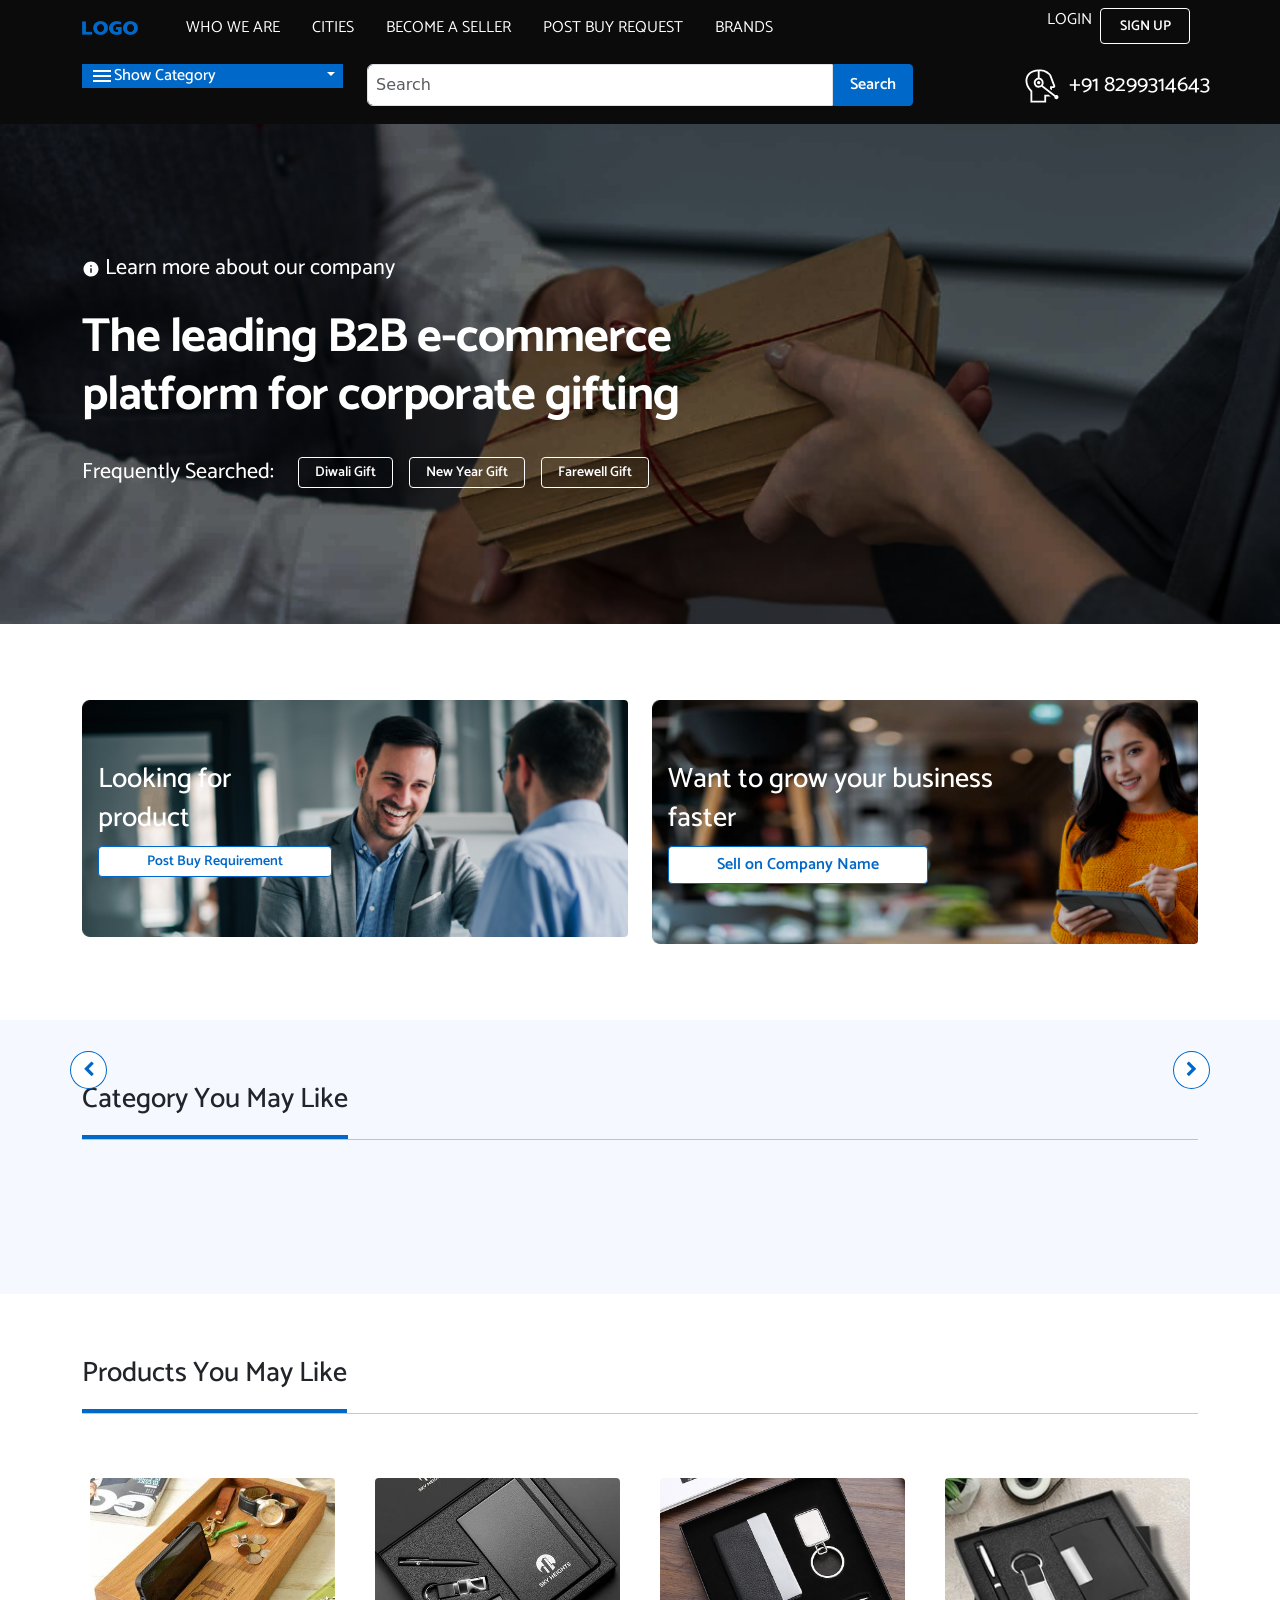
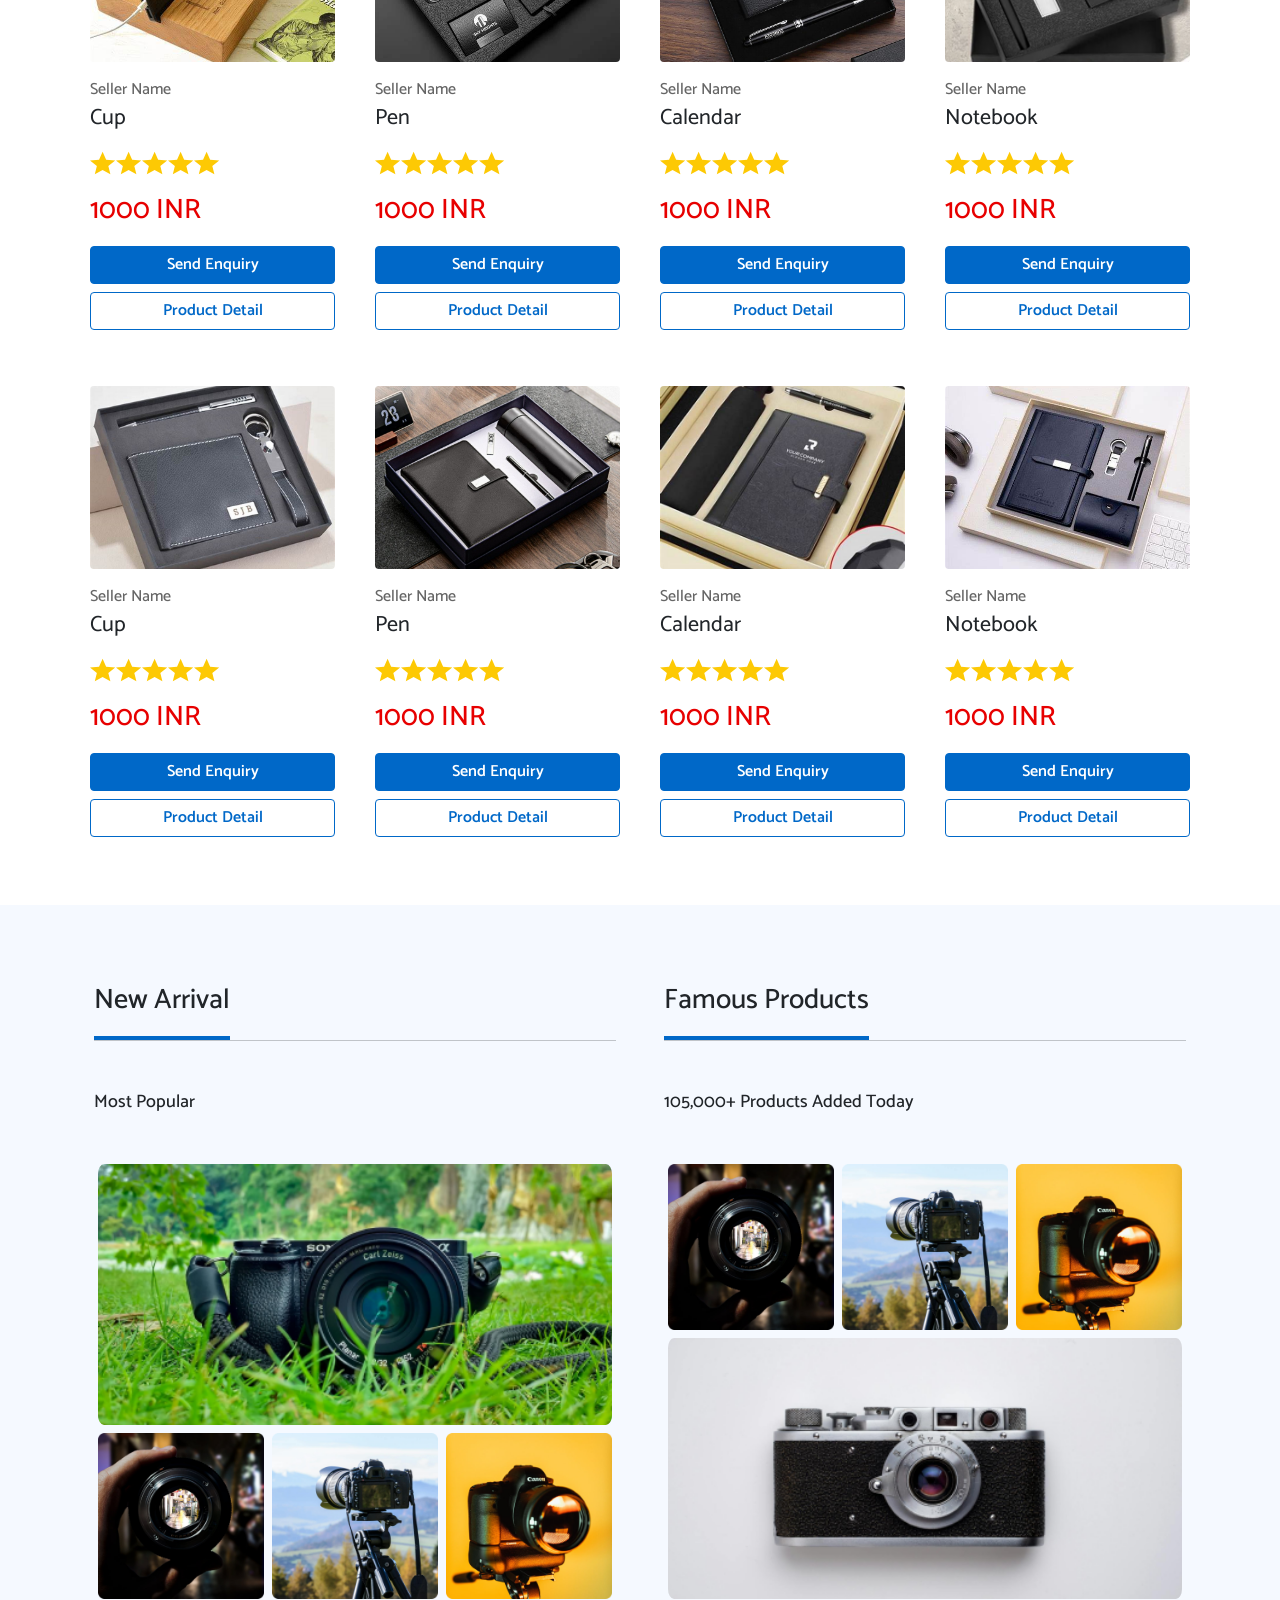
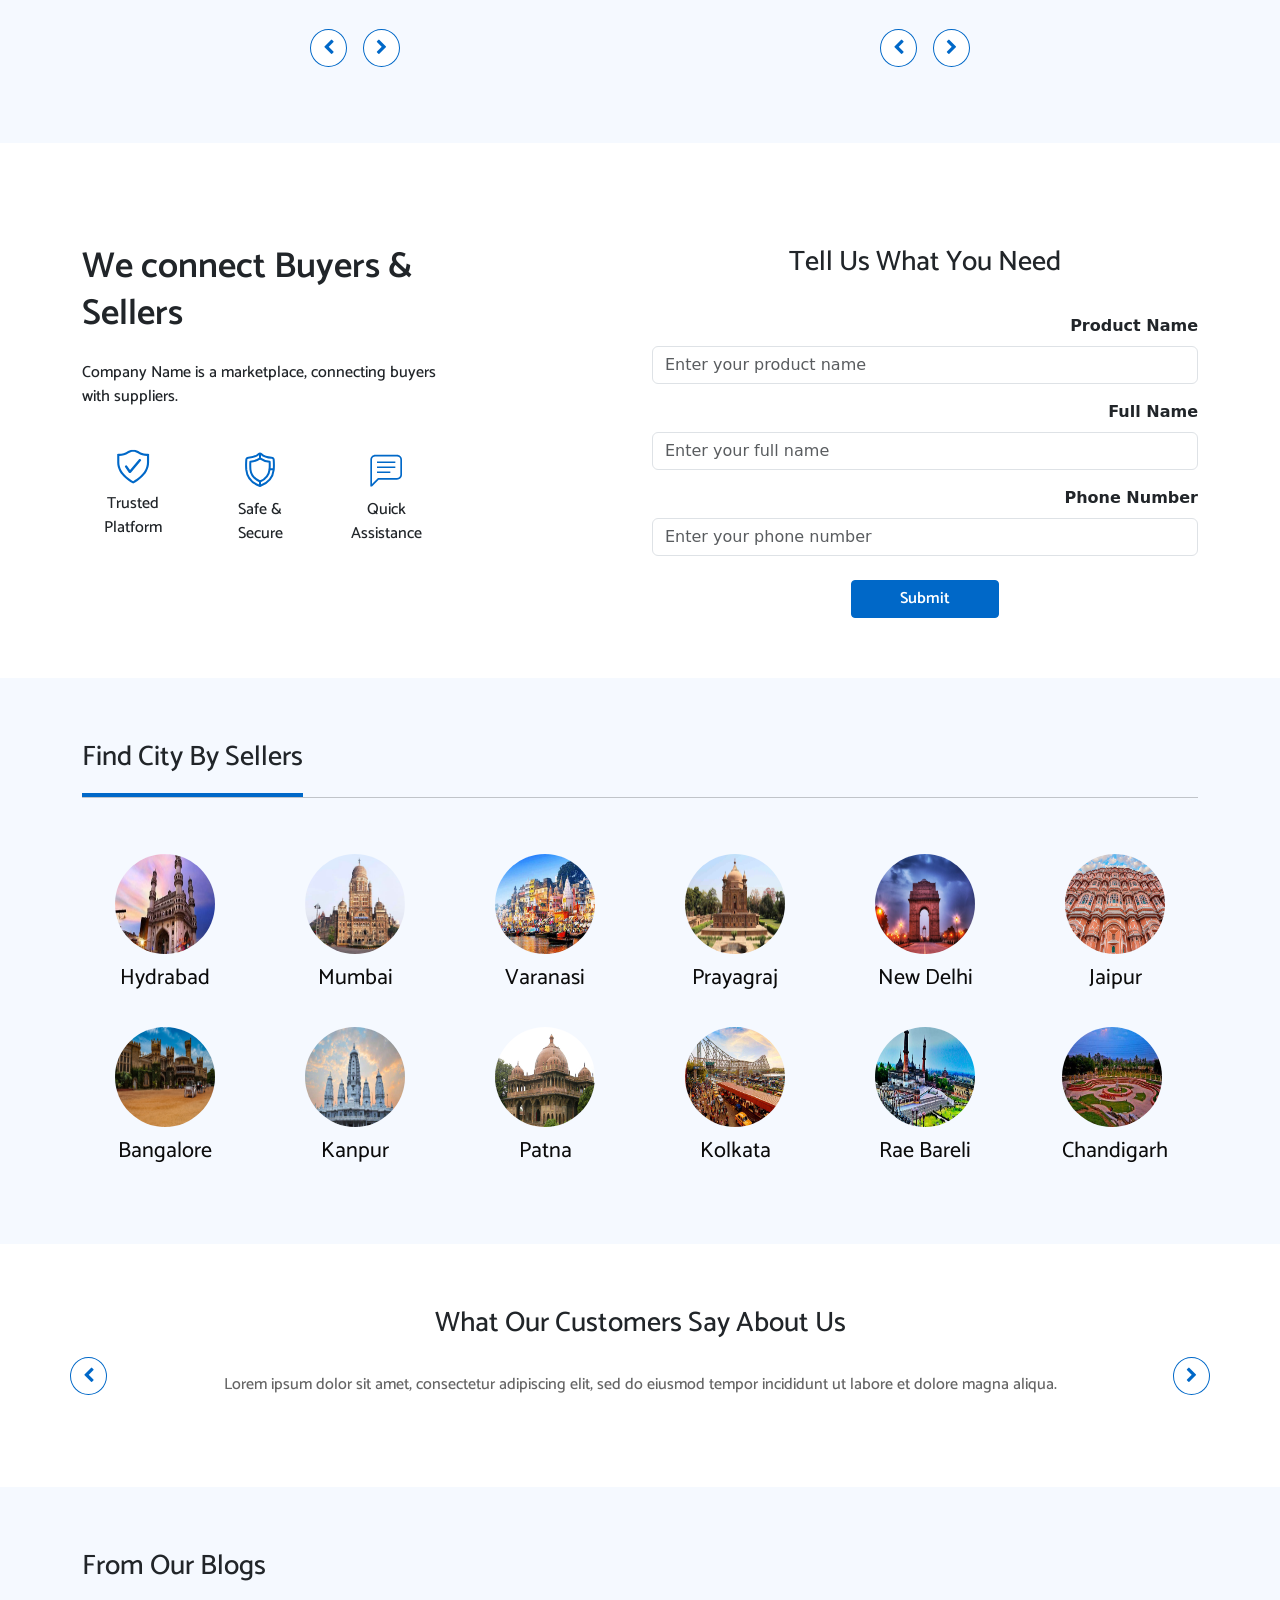
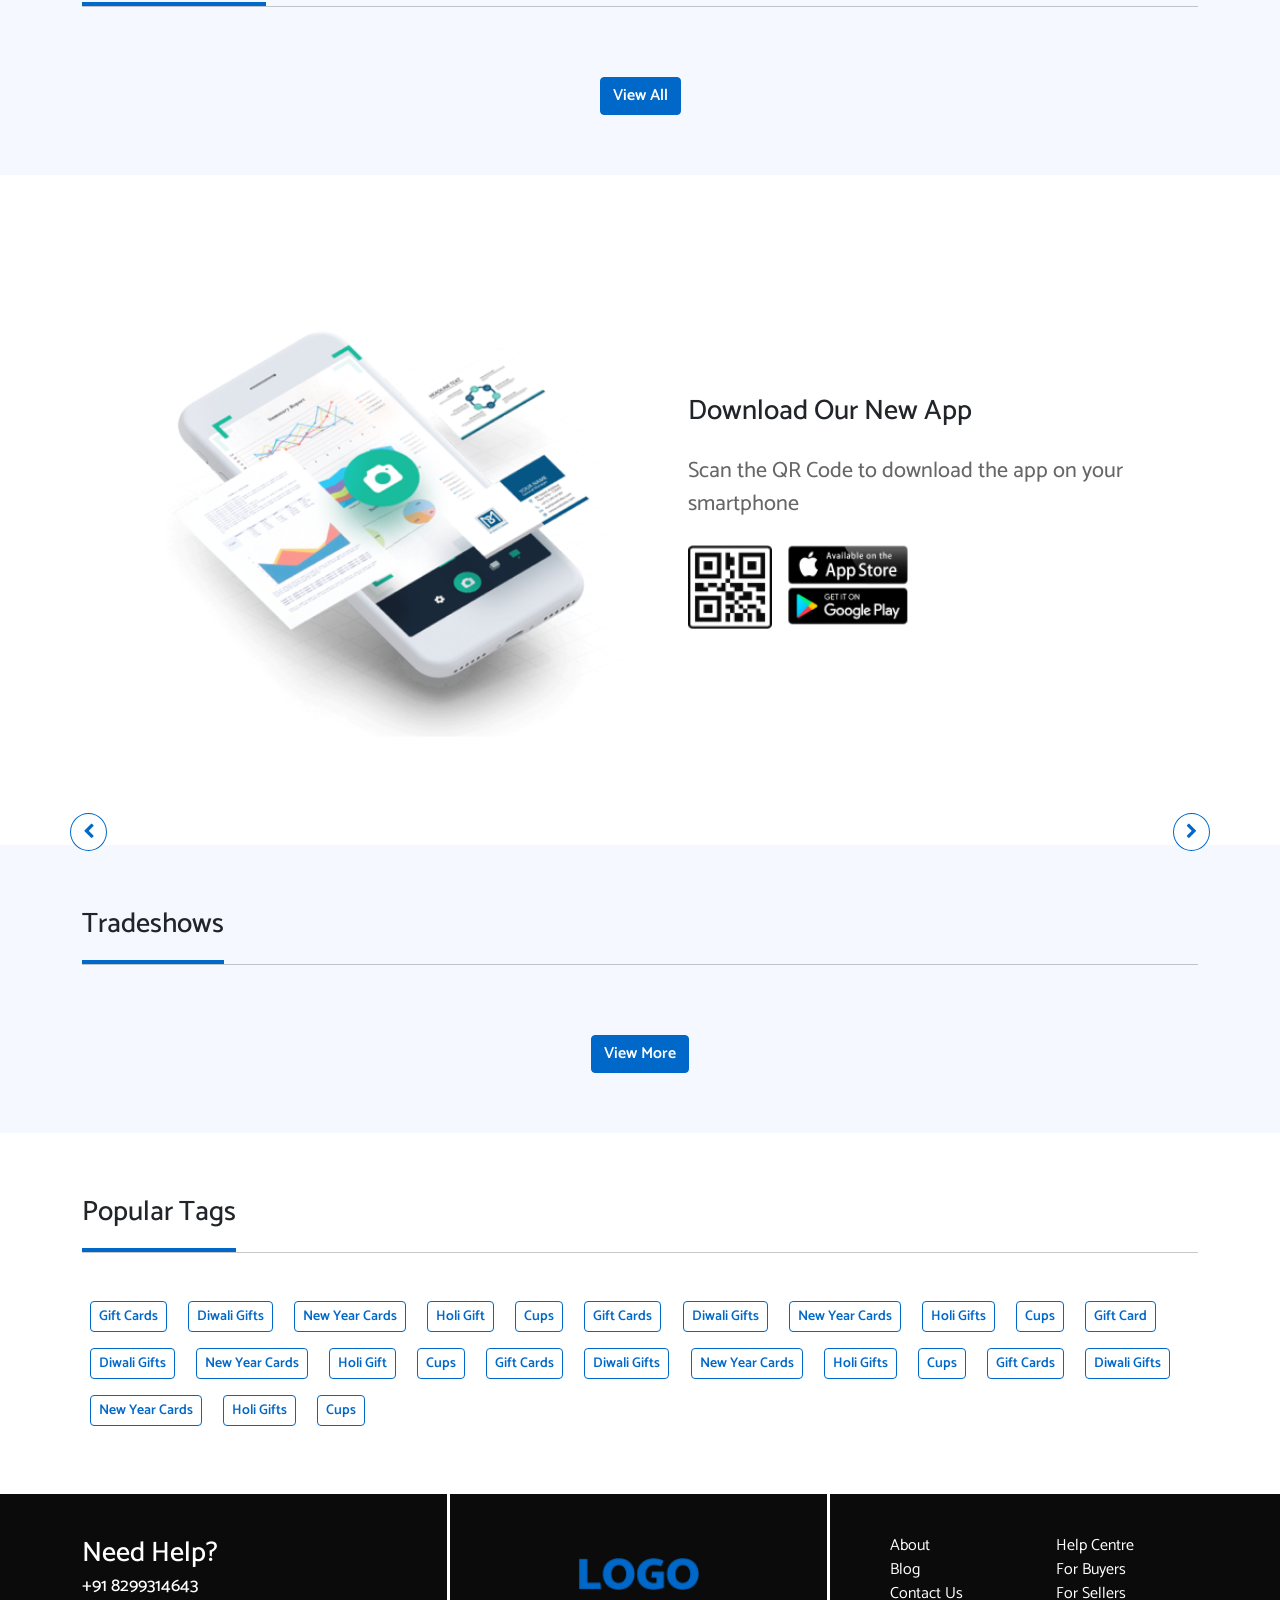
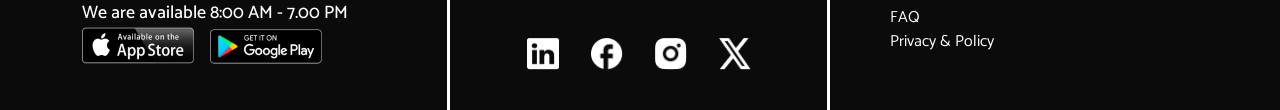
<file: index.html>
<!DOCTYPE html>

<html>

<head>
  <meta charset="UTF-8">

  <meta name="viewport" content="width=device-width, initial-scale=1.0, shrink-to-fit=no">

  <title>Corporate Gifting</title>

  <link href="https://cdn.jsdelivr.net/npm/bootstrap@5.1.3/dist/css/bootstrap.min.css" rel="stylesheet"
    integrity="sha384-1BmE4kWBq78iYhFldvKuhfTAU6auU8tT94WrHftjDbrCEXSU1oBoqyl2QvZ6jIW3" crossorigin="anonymous">

  <link rel="preconnect" href="https://fonts.googleapis.com">

  <link rel="preconnect" href="https://fonts.gstatic.com" crossorigin>

  <link href="https://fonts.googleapis.com/css2?family=Catamaran:wght@100..900&display=swap" rel="stylesheet">

  <link href="css2/style.css" rel="stylesheet">

  <link href="css2/responsive.css" rel="stylesheet">

  <link rel="stylesheet" href="https://cdnjs.cloudflare.com/ajax/libs/font-awesome/4.7.0/css/font-awesome.min.css">

  <link rel="stylesheet" href="https://cdnjs.cloudflare.com/ajax/libs/OwlCarousel2/2.3.4/assets/owl.carousel.min.css"
    integrity="sha512-tS3S5qG0BlhnQROyJXvNjeEM4UpMXHrQfTGmbQ1gKmelCxlSEBUaxhRBj/EFTzpbP4RVSrpEikbmdJobCvhE3g=="
    crossorigin="anonymous" referrerpolicy="no-referrer" />

  <link rel="stylesheet"
    href="https://cdnjs.cloudflare.com/ajax/libs/OwlCarousel2/2.3.4/assets/owl.theme.default.min.css"
    integrity="sha512-sMXtMNL1zRzolHYKEujM2AqCLUR9F2C4/05cdbxjjLSRvMQIciEPCQZo++nk7go3BtSuK9kfa/s+a4f4i5pLkw=="
    crossorigin="anonymous" referrerpolicy="no-referrer" />
    
</head>

<body>

  <!-- Login page -->

  <div id="overlayss" onclick="closePopupss()"></div>

  <div id="popupss" class="container-fluid p-0">
    <div class="row g-0">
      <div class="popup-left col-12 col-md-6"></div>
      <div class="popup-right col-12 col-md-6">
        <span class="close-btn" onclick="closePopupss()">&times;</span>
        <h2>Login</h2>
        <form>
          <div class="input-container">
            <input type="email" id="exchangeIcon" placeholder="Email" required>
            
          </div>
          <div class="input-container">
            <input type="password" id="passwordss" placeholder="Password" required>
            <i class="fa fa-eye" id="togglePasswordss" aria-hidden="true"></i>
          </div>

         <div class="text-end">
          <a href="#">Forgot Password?</a>
         </div>
          
          <button type="submit">Log In</button>
        </form>
        <p>Don't have account? <a onclick="openPopup()">Sign Up</a></p>
      </div>
    </div>
  </div>

  <!-- signup page -->
  <div id="overlay" onclick="closePopup()"></div>

  <div id="popup" class="container-fluid p-0">
    <div class="row g-0">
      <div class="popup-left col-12 col-md-6"></div>
      <div class="popup-right col-12 col-md-6">
        <span class="close-btn" onclick="closePopup()">&times;</span>
        <h2>Register</h2>
        <form>
          <div class="input-container">
            <input type="text" placeholder="Name" required>
          </div>
          <div class="input-container">
            <input type="email" placeholder="Email" required>
          </div>
          <div class="input-container">
            <input type="password" id="password" placeholder="Password" required>
            <i class="fa fa-eye" id="togglePassword" aria-hidden="true"></i>
          </div>
          <div class="input-container">
            <input type="password" id="confirmpassword" placeholder="Confirm Password" required>
            <i class="fa fa-eye" id="toggleConfirmPassword" aria-hidden="true"></i>
          </div>
          <button type="submit">Sign Up</button>
        </form>
        <p>Already have an account? <a onclick="openPopups()">Sign In</a></p>
      </div>
    </div>
  </div>
  <!--Header-->

  <header>
    <nav class="navbar navbar-expand-lg navbar-light">
      <div class="container">
        <a class="navbar-brand" href="index.html"><img src="images/LOGO.png" alt="logoimage"
            style="width: 56px; height: 14px;"></a>
        <button class="navbar-toggler" type="button" data-bs-toggle="collapse" data-bs-target="#navbarNav"
          aria-controls="navbarNav" aria-expanded="false" aria-label="Toggle navigation">
          <svg width="24" height="24" viewBox="0 0 24 24" fill="none" xmlns="http://www.w3.org/2000/svg">
            <g id="Icons/menu_24px">
              <path id="icon" fill-rule="evenodd" clip-rule="evenodd"
                d="M3 8V6H21V8H3ZM3 13H21V11H3V13ZM3 18H21V16H3V18Z" fill="white" />
            </g>
          </svg>
        </button>
        <div class="collapse navbar-collapse" id="navbarNav">
          <div class="d-flex justify-content-between flex-column flex-lg-row" style="width: 100%;">
            <ul class="navbar-nav me-auto mb-2 mb-lg-0">
              <li class="nav-item ">
                <a class="nav-link text-white active" aria-current="page" href="#"></a>
              </li>
              <li class="nav-item mx-2">
                <a class="nav-link text-white" href="Whoweare.html">WHO WE ARE</a>
              </li>
              <li class="nav-item mx-2">
                <a class="nav-link text-white" href="#">CITIES</a>
              </li>
              <li class="nav-item mx-2">
                <a class="nav-link text-white" href="#">BECOME A SELLER</a>
              </li>
              <li class="nav-item mx-2">
                <a class="nav-link text-white" href="#">POST BUY REQUEST</a>
              </li>
              <li class="nav-item mx-2">
                <a class="nav-link text-white" href="#">BRANDS</a>
              </li>
            </ul>
            <div class="d-flex flex-column flex-lg-row">
              <a class="nav-link" onclick="openPopups()">LOGIN</a>
              <button class="btn btn-outline-secondary btn-sm px-3 mx-2" onclick="openPopup()"
                style="border-radius: 4px; height: 36px; width: 90px;" type="button">SIGN UP</button>
            </div>
          </div>
        </div>
      </div>
    </nav>
  </header>
  <section class="header-search pt-5">
    <div class="container">
      <div class="row d-flex flex-column-reverse flex-lg-row py-3">
        <div class="col-xl-3 col-lg-4 py-2 py-lg-0">
          <div class="d-flex align-items-center justify-content-between px-2 " style="background-color: #0068C8;">
            <h6 class="text-white " style="margin-bottom: 0; width: 100%;"> <svg width="24" height="24"
                viewBox="0 0 24 24" fill="none" xmlns="http://www.w3.org/2000/svg">
                <g id="Icons/menu_24px">
                  <path id="icon" fill-rule="evenodd" clip-rule="evenodd"
                    d="M3 8V6H21V8H3ZM3 13H21V11H3V13ZM3 18H21V16H3V18Z" fill="white" />
                </g>
              </svg>Show Category</h6>
            <div class="nav-item dropdown">
              <a class="nav-link dropdown-toggle" style="color: white;" href="#" id="navbarDropdown" role="button"
                data-bs-toggle="dropdown" aria-expanded="false"></a>
              <ul class="dropdown-menu" aria-labelledby="navbarDropdown">
                <li><a class="dropdown-item" href="#">Action</a></li>
                <li><a class="dropdown-item" href="#">Another action</a></li>
                <li>
                  <hr class="dropdown-divider">
                </li>
                <li><a class="dropdown-item" href="#">Something else here</a></li>
              </ul>
            </div>
          </div>
        </div>
        <div class="col-xl-6 col-lg-5 py-2 py-lg-0">
          <form class="d-flex">
            <input class="form-control p-2"
              style="height:max-content; border-top-right-radius: 0px; border-bottom-right-radius: 0px;" type="search"
              placeholder="Search" aria-label="Search">
            <button class="btn btn-primary btn-md px-3"
              style="border-radius: 4px; border-color: #0068C8; border-top-left-radius: 0px; border-bottom-left-radius: 0px;"
              type="submit">Search</button>
          </form>
        </div>
        <div class="col-xl-3 col-lg-3 d-none d-lg-flex justify-content-end p-0 py-2 py-lg-0">
          <h4 class="text-white"><svg width="44" height="44" viewBox="0 0 44 44" fill="none"
              xmlns="http://www.w3.org/2000/svg">
              <path
                d="M18.7032 20.3518C18.9199 20.3518 19.1346 20.3091 19.3348 20.2262C19.535 20.1432 19.717 20.0217 19.8702 19.8684C20.0235 19.7152 20.1451 19.5332 20.228 19.333C20.311 19.1327 20.3537 18.9181 20.3537 18.7014C20.3537 18.4846 20.311 18.27 20.228 18.0698C20.1451 17.8695 20.0235 17.6876 19.8702 17.5343C19.717 17.3811 19.535 17.2595 19.3348 17.1765C19.1346 17.0936 18.9199 17.0509 18.7032 17.0509C18.2655 17.0509 17.8457 17.2248 17.5361 17.5343C17.2266 17.8438 17.0527 18.2636 17.0527 18.7014C17.0527 19.1391 17.2266 19.5589 17.5361 19.8684C17.8457 20.1779 18.2655 20.3518 18.7032 20.3518Z"
                fill="white" />
              <path fill-rule="evenodd" clip-rule="evenodd"
                d="M10.4592 27.5073V38.5H26.1452V32.5307H30.0804C30.3261 32.5307 30.5607 32.4821 30.7743 32.395L28.5927 30.6973H24.3118V36.6667H12.2916V26.7685L11.7782 26.2359C10.2749 24.673 7.33333 21.0201 7.33333 16.4771C7.33333 14.9829 7.89708 12.6949 9.59383 10.8029C11.0907 9.13367 13.6024 7.62667 17.7861 7.37183V13.8343C17.0627 13.9714 16.379 14.2682 15.7848 14.7029C15.1906 15.1377 14.7009 15.6995 14.3513 16.3475C14.0017 16.9955 13.8011 17.7133 13.764 18.4486C13.727 19.184 13.8544 19.9183 14.1371 20.5982C14.4197 21.278 14.8505 21.8862 15.398 22.3785C15.9455 22.8708 16.5959 23.2348 17.3018 23.4439C18.0078 23.653 18.7515 23.702 19.4788 23.5874C20.206 23.4727 20.8986 23.1972 21.5059 22.781L34.4034 32.7938C34.324 33.252 34.4017 33.7237 34.6241 34.1322C34.8465 34.5407 35.2004 34.8621 35.6285 35.0441C36.0565 35.2261 36.5335 35.2581 36.982 35.1349C37.4305 35.0117 37.8241 34.7405 38.0991 34.3654C38.3741 33.9902 38.5142 33.5332 38.4966 33.0684C38.4791 32.6036 38.305 32.1584 38.0026 31.805C37.7001 31.4516 37.2872 31.2109 36.8307 31.1218C36.3741 31.0327 35.9009 31.1005 35.4878 31.3142L22.8067 21.4683C23.2653 20.7883 23.5479 20.0049 23.629 19.1886C23.71 18.3724 23.587 17.5487 23.271 16.7918C22.955 16.0348 22.4559 15.3682 21.8185 14.8518C21.1811 14.3354 20.4255 13.9855 19.6194 13.8334V7.33883C21.9505 7.38192 23.5657 7.6945 24.7876 8.15283C26.0819 8.63867 27.0417 9.32617 28.0087 10.2218L28.1389 10.3428C29.0868 11.2209 29.3691 11.4831 29.5295 11.9103L33.4097 22.2411H30.0804V24.8884L31.9137 26.3138V24.0744H33.4097C33.706 24.0748 33.998 24.0034 34.2605 23.8661C34.5231 23.7289 34.7485 23.53 34.9173 23.2866C35.0861 23.0431 35.1934 22.7623 35.2299 22.4683C35.2663 22.1743 35.2309 21.8758 35.1267 21.5985L31.2455 11.2649C30.9256 10.4124 30.3068 9.84408 29.5277 9.12908L29.2554 8.87792C27.0875 6.86767 24.6207 5.5 19.0648 5.5C8.2555 5.5 5.5 12.7188 5.5 16.4771C5.5 21.7635 8.87608 25.8647 10.4592 27.5073ZM18.7027 21.8176C19.1122 21.8176 19.5176 21.7371 19.8958 21.5804C20.2741 21.4238 20.6178 21.1942 20.9073 20.9048C21.1969 20.6153 21.4266 20.2717 21.5833 19.8935C21.74 19.5153 21.8207 19.1099 21.8208 18.7005C21.8209 18.2911 21.7403 17.8856 21.5837 17.5074C21.427 17.1291 21.1974 16.7854 20.908 16.4959C20.6185 16.2063 20.2749 15.9766 19.8967 15.8199C19.5185 15.6632 19.1131 15.5825 18.7037 15.5824C17.8768 15.5824 17.0839 15.9109 16.4992 16.4955C15.9145 17.0802 15.5861 17.8732 15.5861 18.7C15.5861 19.5268 15.9145 20.3198 16.4992 20.9045C17.0839 21.4891 17.8759 21.8176 18.7027 21.8176Z"
                fill="white" />
            </svg>
            +91 8299314643</h4>
        </div>
      </div>
    </div>
  </section>

  <!--Hero Section-->

  <section class="hero">
    <div class="container">
      <div class="row ">
        <div class="col-md-12 box-1 d-flex align-items-center ">
          <div class="">
            <h4><svg width="18" height="18" viewBox="0 0 18 18" fill="none" xmlns="http://www.w3.org/2000/svg">
                <path
                  d="M9.75 6.75H8.25V5.25H9.75M9.75 12.75H8.25V8.25H9.75M9 1.5C8.01509 1.5 7.03982 1.69399 6.12987 2.0709C5.21993 2.44781 4.39314 3.00026 3.6967 3.6967C2.29018 5.10322 1.5 7.01088 1.5 9C1.5 10.9891 2.29018 12.8968 3.6967 14.3033C4.39314 14.9997 5.21993 15.5522 6.12987 15.9291C7.03982 16.306 8.01509 16.5 9 16.5C10.9891 16.5 12.8968 15.7098 14.3033 14.3033C15.7098 12.8968 16.5 10.9891 16.5 9C16.5 8.01509 16.306 7.03982 15.9291 6.12987C15.5522 5.21993 14.9997 4.39314 14.3033 3.6967C13.6069 3.00026 12.7801 2.44781 11.8701 2.0709C10.9602 1.69399 9.98491 1.5 9 1.5Z"
                  fill="white" />
              </svg> Learn more about
              our company</h4>
            <h1 class="my-4 col-md-8"><span>The leading B2B e-commerce platform for corporate gifting</span></h1>
            <div class="d-flex flex-wrap align-items-center ">
              <h4 class="mb-0 me-3">Frequently Searched:</h4>
              <button class="btn btn-outline-secondary btn-sm px-3 m-2" type="button">Diwali Gift</button>
              <button class="btn btn-outline-secondary btn-sm px-3 m-2" type="button">New Year Gift</button>
              <button class="btn btn-outline-secondary btn-sm px-3 m-2" type="button">Farewell Gift</button>
            </div>
          </div>
        </div>
      </div>
    </div>
  </section>

  <!--Enquiry section-->

  <section class="enquiry-section wrapper">
    <div class="container">
      <div class="row enquiry">
        <div class="col-md-6 my-3">
          <div class="seller">
            <div class="d-flex align-items-center  px-3">
              <div>
                <h3 class="col-md-10">Looking for product</h3>
                <button class="btn  btn-outline-primary btn-sm px-5 mt-2 " type="button">Post Buy
                  Requirement</button>
              </div>
            </div>
          </div>
        </div>
        <div class="col-md-6 my-3">
          <div class="buyer">
            <div class=" d-flex align-items-center px-3">
              <div>
                <h3 class="col-md-10">Want to grow your
                  business faster</h3>
                <button class="btn  btn-outline-primary btn-md px-5 mt-2" type="button">Sell on Company
                  Name</button>
              </div>
            </div>
          </div>
        </div>
      </div>
    </div>
  </section>

  <!--Categories You May Like-->

  <section class="categoryYouMayLike wrapper-background">
    <div class="container">
      <div class="top-heading pb-3">
        <h3>Category You May Like</h3>
      </div>
      <div>
        <hr class="mt-0">
      </div>
      <div class="row rowcategory">
        <div class="owl-carousel categorycarousel owl-theme">
          <div class="item">
            <a class="text-decoration-none" href="CategoryYouMayLike.html">
              <div class="card  p-4">
                <img src="images/category img.png" alt="cup" class="category-image">
                <h6 class="my-2 text-center">Diwali Gift</h6>
              </div>
            </a>
          </div>
          <div class="item">
            <a class="text-decoration-none" href="CategoryYouMayLike.html">
              <div class="card p-4">
                <img src="images/category img.png" alt="cup" class="category-image">
                <h6 class="my-2 text-center">Holi Gift</h6>
              </div>
            </a>
          </div>
        </div>
      </div>
      <div class="custom-nav d-flex  mt-3">
        <button class="btn btn-outline-primary owl-prev" style="border-radius: 50%;"><i class="fa fa-chevron-left"
            aria-hidden="true"></i></button>
        <button class="btn btn-outline-primary owl-next" style="border-radius: 50%;"><i class="fa fa-chevron-right"
            aria-hidden="true"></i></button>
      </div>
    </div>
  </section>

  <!--Products You May Like-->

  <section class="productsYouMayLike wrapper">
    <div class="container">
      <div class="top-heading pb-3">
        <h3>Products You May Like</h3>
      </div>
      <div>
        <hr class="mt-0">
      </div>
      <div class="row">
        <div class="product-box col-xl-3 col-lg-4 col-6 py-2">
          <div class="px-2">
            <img src="images/Product-img1.jpeg" alt="cup" class="image-fluid" >
            <h6>Seller Name</h6>
            <h4>Cup</h4>
            <div class="d-flex">
              <svg class="rating-homepage" width="26" height="24" viewBox="0 0 26 24" fill="none"
                xmlns="http://www.w3.org/2000/svg">
                <path
                  d="M4.805 23.3058L6.87167 15.002L0 9.41926L9.05167 8.68469L12.5967 0.852905L16.1417 8.68313L25.1917 9.4177L18.32 15.0004L20.3883 23.3042L12.5967 18.8968L4.805 23.3058Z"
                  fill="#FDC904" />
              </svg>
              <svg class="rating-homepage" width="26" height="24" viewBox="0 0 26 24" fill="none"
                xmlns="http://www.w3.org/2000/svg">
                <path
                  d="M4.805 23.3058L6.87167 15.002L0 9.41926L9.05167 8.68469L12.5967 0.852905L16.1417 8.68313L25.1917 9.4177L18.32 15.0004L20.3883 23.3042L12.5967 18.8968L4.805 23.3058Z"
                  fill="#FDC904" />
              </svg>
              <svg class="rating-homepage" width="26" height="24" viewBox="0 0 26 24" fill="none"
                xmlns="http://www.w3.org/2000/svg">
                <path
                  d="M4.805 23.3058L6.87167 15.002L0 9.41926L9.05167 8.68469L12.5967 0.852905L16.1417 8.68313L25.1917 9.4177L18.32 15.0004L20.3883 23.3042L12.5967 18.8968L4.805 23.3058Z"
                  fill="#FDC904" />
              </svg>
              <svg class="rating-homepage" width="26" height="24" viewBox="0 0 26 24" fill="none"
                xmlns="http://www.w3.org/2000/svg">
                <path
                  d="M4.805 23.3058L6.87167 15.002L0 9.41926L9.05167 8.68469L12.5967 0.852905L16.1417 8.68313L25.1917 9.4177L18.32 15.0004L20.3883 23.3042L12.5967 18.8968L4.805 23.3058Z"
                  fill="#FDC904" />
              </svg>
              <svg class="rating-homepage" width="26" height="24" viewBox="0 0 26 24" fill="none"
                xmlns="http://www.w3.org/2000/svg">
                <path
                  d="M4.805 23.3058L6.87167 15.002L0 9.41926L9.05167 8.68469L12.5967 0.852905L16.1417 8.68313L25.1917 9.4177L18.32 15.0004L20.3883 23.3042L12.5967 18.8968L4.805 23.3058Z"
                  fill="#FDC904" />
              </svg>
            </div>
            <h3>1000 INR</h3>
            <div class="d-flex flex-column">
              <a href="" class="btn  btn-md btn-primary mb-1" type="button">Send Enquiry</a>
              <a href="ProductDetail.html" class="btn  btn-md btn-outline-primary mt-1" type="button">Product
                Detail</a>
            </div>
          </div>
        </div>
        <div class="product-box col-xl-3 col-lg-4 col-6 py-2">
          <div class="px-2">
            <img src="images/Product-img2.jpeg" alt="cup" class="image-fluid" >
            <h6>Seller Name</h6>
            <h4>Pen</h4>
            <div class="d-flex">
              <svg class="rating-homepage" width="26" height="24" viewBox="0 0 26 24" fill="none"
                xmlns="http://www.w3.org/2000/svg">
                <path
                  d="M4.805 23.3058L6.87167 15.002L0 9.41926L9.05167 8.68469L12.5967 0.852905L16.1417 8.68313L25.1917 9.4177L18.32 15.0004L20.3883 23.3042L12.5967 18.8968L4.805 23.3058Z"
                  fill="#FDC904" />
              </svg>
              <svg class="rating-homepage" width="26" height="24" viewBox="0 0 26 24" fill="none"
                xmlns="http://www.w3.org/2000/svg">
                <path
                  d="M4.805 23.3058L6.87167 15.002L0 9.41926L9.05167 8.68469L12.5967 0.852905L16.1417 8.68313L25.1917 9.4177L18.32 15.0004L20.3883 23.3042L12.5967 18.8968L4.805 23.3058Z"
                  fill="#FDC904" />
              </svg>
              <svg class="rating-homepage" width="26" height="24" viewBox="0 0 26 24" fill="none"
                xmlns="http://www.w3.org/2000/svg">
                <path
                  d="M4.805 23.3058L6.87167 15.002L0 9.41926L9.05167 8.68469L12.5967 0.852905L16.1417 8.68313L25.1917 9.4177L18.32 15.0004L20.3883 23.3042L12.5967 18.8968L4.805 23.3058Z"
                  fill="#FDC904" />
              </svg>
              <svg class="rating-homepage" width="26" height="24" viewBox="0 0 26 24" fill="none"
                xmlns="http://www.w3.org/2000/svg">
                <path
                  d="M4.805 23.3058L6.87167 15.002L0 9.41926L9.05167 8.68469L12.5967 0.852905L16.1417 8.68313L25.1917 9.4177L18.32 15.0004L20.3883 23.3042L12.5967 18.8968L4.805 23.3058Z"
                  fill="#FDC904" />
              </svg>
              <svg class="rating-homepage" width="26" height="24" viewBox="0 0 26 24" fill="none"
                xmlns="http://www.w3.org/2000/svg">
                <path
                  d="M4.805 23.3058L6.87167 15.002L0 9.41926L9.05167 8.68469L12.5967 0.852905L16.1417 8.68313L25.1917 9.4177L18.32 15.0004L20.3883 23.3042L12.5967 18.8968L4.805 23.3058Z"
                  fill="#FDC904" />
              </svg>
            </div>
            <h3>1000 INR</h3>
            <div class="d-flex flex-column">
              <a href="" class="btn  btn-md btn-primary mb-1" type="button">Send Enquiry</a>
              <a href="ProductDetail.html" class="btn  btn-md btn-outline-primary mt-1" type="button">Product
                Detail</a>
            </div>
          </div>
        </div>
        <div class="product-box col-xl-3 col-lg-4 col-6 py-2">
          <div class="px-2">
            <img src="images/Product-img3.jpeg" alt="cup" class="image-fluid">
            <h6>Seller Name</h6>
            <h4>Calendar</h4>
            <div class="d-flex">
              <svg class="rating-homepage" width="26" height="24" viewBox="0 0 26 24" fill="none"
                xmlns="http://www.w3.org/2000/svg">
                <path
                  d="M4.805 23.3058L6.87167 15.002L0 9.41926L9.05167 8.68469L12.5967 0.852905L16.1417 8.68313L25.1917 9.4177L18.32 15.0004L20.3883 23.3042L12.5967 18.8968L4.805 23.3058Z"
                  fill="#FDC904" />
              </svg>
              <svg class="rating-homepage" width="26" height="24" viewBox="0 0 26 24" fill="none"
                xmlns="http://www.w3.org/2000/svg">
                <path
                  d="M4.805 23.3058L6.87167 15.002L0 9.41926L9.05167 8.68469L12.5967 0.852905L16.1417 8.68313L25.1917 9.4177L18.32 15.0004L20.3883 23.3042L12.5967 18.8968L4.805 23.3058Z"
                  fill="#FDC904" />
              </svg>
              <svg class="rating-homepage" width="26" height="24" viewBox="0 0 26 24" fill="none"
                xmlns="http://www.w3.org/2000/svg">
                <path
                  d="M4.805 23.3058L6.87167 15.002L0 9.41926L9.05167 8.68469L12.5967 0.852905L16.1417 8.68313L25.1917 9.4177L18.32 15.0004L20.3883 23.3042L12.5967 18.8968L4.805 23.3058Z"
                  fill="#FDC904" />
              </svg>
              <svg class="rating-homepage" width="26" height="24" viewBox="0 0 26 24" fill="none"
                xmlns="http://www.w3.org/2000/svg">
                <path
                  d="M4.805 23.3058L6.87167 15.002L0 9.41926L9.05167 8.68469L12.5967 0.852905L16.1417 8.68313L25.1917 9.4177L18.32 15.0004L20.3883 23.3042L12.5967 18.8968L4.805 23.3058Z"
                  fill="#FDC904" />
              </svg>
              <svg class="rating-homepage" width="26" height="24" viewBox="0 0 26 24" fill="none"
                xmlns="http://www.w3.org/2000/svg">
                <path
                  d="M4.805 23.3058L6.87167 15.002L0 9.41926L9.05167 8.68469L12.5967 0.852905L16.1417 8.68313L25.1917 9.4177L18.32 15.0004L20.3883 23.3042L12.5967 18.8968L4.805 23.3058Z"
                  fill="#FDC904" />
              </svg>
            </div>
            <h3>1000 INR</h3>
            <div class="d-flex flex-column">
              <a href="" class="btn  btn-md btn-primary mb-1" type="button">Send Enquiry</a>
              <a href="ProductDetail.html" class="btn  btn-md btn-outline-primary mt-1" type="button">Product
                Detail</a>
            </div>
          </div>
        </div>
        <div class="product-box col-xl-3 col-lg-4 col-6 py-2">
          <div class="px-2">
            <img src="images/Product-img4.jpeg" alt="cup" class="image-fluid" >
            <h6>Seller Name</h6>
            <h4>Notebook</h4>
            <div class="d-flex">
              <svg class="rating-homepage" width="26" height="24" viewBox="0 0 26 24" fill="none"
                xmlns="http://www.w3.org/2000/svg">
                <path
                  d="M4.805 23.3058L6.87167 15.002L0 9.41926L9.05167 8.68469L12.5967 0.852905L16.1417 8.68313L25.1917 9.4177L18.32 15.0004L20.3883 23.3042L12.5967 18.8968L4.805 23.3058Z"
                  fill="#FDC904" />
              </svg>
              <svg class="rating-homepage" width="26" height="24" viewBox="0 0 26 24" fill="none"
                xmlns="http://www.w3.org/2000/svg">
                <path
                  d="M4.805 23.3058L6.87167 15.002L0 9.41926L9.05167 8.68469L12.5967 0.852905L16.1417 8.68313L25.1917 9.4177L18.32 15.0004L20.3883 23.3042L12.5967 18.8968L4.805 23.3058Z"
                  fill="#FDC904" />
              </svg>
              <svg class="rating-homepage" width="26" height="24" viewBox="0 0 26 24" fill="none"
                xmlns="http://www.w3.org/2000/svg">
                <path
                  d="M4.805 23.3058L6.87167 15.002L0 9.41926L9.05167 8.68469L12.5967 0.852905L16.1417 8.68313L25.1917 9.4177L18.32 15.0004L20.3883 23.3042L12.5967 18.8968L4.805 23.3058Z"
                  fill="#FDC904" />
              </svg>
              <svg class="rating-homepage" width="26" height="24" viewBox="0 0 26 24" fill="none"
                xmlns="http://www.w3.org/2000/svg">
                <path
                  d="M4.805 23.3058L6.87167 15.002L0 9.41926L9.05167 8.68469L12.5967 0.852905L16.1417 8.68313L25.1917 9.4177L18.32 15.0004L20.3883 23.3042L12.5967 18.8968L4.805 23.3058Z"
                  fill="#FDC904" />
              </svg>
              <svg class="rating-homepage" width="26" height="24" viewBox="0 0 26 24" fill="none"
                xmlns="http://www.w3.org/2000/svg">
                <path
                  d="M4.805 23.3058L6.87167 15.002L0 9.41926L9.05167 8.68469L12.5967 0.852905L16.1417 8.68313L25.1917 9.4177L18.32 15.0004L20.3883 23.3042L12.5967 18.8968L4.805 23.3058Z"
                  fill="#FDC904" />
              </svg>
            </div>
            <h3>1000 INR</h3>
            <div class="d-flex flex-column">
              <a href="" class="btn  btn-md btn-primary mb-1" type="button">Send Enquiry</a>
              <a href="ProductDetail.html" class="btn  btn-md btn-outline-primary mt-1" type="button">Product
                Detail</a>
            </div>
          </div>
        </div>
        <div class="product-box col-xl-3 col-lg-4 col-6 py-2">
          <div class="px-2">
            <img src="images/Product-img5.jpeg" alt="cup" class="image-fluid" >
            <h6>Seller Name</h6>
            <h4>Cup</h4>
            <div class="d-flex">
              <svg class="rating-homepage" width="26" height="24" viewBox="0 0 26 24" fill="none"
                xmlns="http://www.w3.org/2000/svg">
                <path
                  d="M4.805 23.3058L6.87167 15.002L0 9.41926L9.05167 8.68469L12.5967 0.852905L16.1417 8.68313L25.1917 9.4177L18.32 15.0004L20.3883 23.3042L12.5967 18.8968L4.805 23.3058Z"
                  fill="#FDC904" />
              </svg>
              <svg class="rating-homepage" width="26" height="24" viewBox="0 0 26 24" fill="none"
                xmlns="http://www.w3.org/2000/svg">
                <path
                  d="M4.805 23.3058L6.87167 15.002L0 9.41926L9.05167 8.68469L12.5967 0.852905L16.1417 8.68313L25.1917 9.4177L18.32 15.0004L20.3883 23.3042L12.5967 18.8968L4.805 23.3058Z"
                  fill="#FDC904" />
              </svg>
              <svg class="rating-homepage" width="26" height="24" viewBox="0 0 26 24" fill="none"
                xmlns="http://www.w3.org/2000/svg">
                <path
                  d="M4.805 23.3058L6.87167 15.002L0 9.41926L9.05167 8.68469L12.5967 0.852905L16.1417 8.68313L25.1917 9.4177L18.32 15.0004L20.3883 23.3042L12.5967 18.8968L4.805 23.3058Z"
                  fill="#FDC904" />
              </svg>
              <svg class="rating-homepage" width="26" height="24" viewBox="0 0 26 24" fill="none"
                xmlns="http://www.w3.org/2000/svg">
                <path
                  d="M4.805 23.3058L6.87167 15.002L0 9.41926L9.05167 8.68469L12.5967 0.852905L16.1417 8.68313L25.1917 9.4177L18.32 15.0004L20.3883 23.3042L12.5967 18.8968L4.805 23.3058Z"
                  fill="#FDC904" />
              </svg>
              <svg class="rating-homepage" width="26" height="24" viewBox="0 0 26 24" fill="none"
                xmlns="http://www.w3.org/2000/svg">
                <path
                  d="M4.805 23.3058L6.87167 15.002L0 9.41926L9.05167 8.68469L12.5967 0.852905L16.1417 8.68313L25.1917 9.4177L18.32 15.0004L20.3883 23.3042L12.5967 18.8968L4.805 23.3058Z"
                  fill="#FDC904" />
              </svg>
            </div>
            <h3>1000 INR</h3>
            <div class="d-flex flex-column">
              <a href="" class="btn  btn-md btn-primary mb-1" type="button">Send Enquiry</a>
              <a href="ProductDetail.html" class="btn  btn-md btn-outline-primary mt-1" type="button">Product
                Detail</a>
            </div>
          </div>
        </div>
        <div class="product-box col-xl-3 col-lg-4 col-6 py-2">
          <div class="px-2">
            <img src="images/Product-img6.jpeg" alt="cup" class="image-fluid" >
            <h6>Seller Name</h6>
            <h4>Pen</h4>
            <div class="d-flex">
              <svg class="rating-homepage" width="26" height="24" viewBox="0 0 26 24" fill="none"
                xmlns="http://www.w3.org/2000/svg">
                <path
                  d="M4.805 23.3058L6.87167 15.002L0 9.41926L9.05167 8.68469L12.5967 0.852905L16.1417 8.68313L25.1917 9.4177L18.32 15.0004L20.3883 23.3042L12.5967 18.8968L4.805 23.3058Z"
                  fill="#FDC904" />
              </svg>
              <svg class="rating-homepage" width="26" height="24" viewBox="0 0 26 24" fill="none"
                xmlns="http://www.w3.org/2000/svg">
                <path
                  d="M4.805 23.3058L6.87167 15.002L0 9.41926L9.05167 8.68469L12.5967 0.852905L16.1417 8.68313L25.1917 9.4177L18.32 15.0004L20.3883 23.3042L12.5967 18.8968L4.805 23.3058Z"
                  fill="#FDC904" />
              </svg>
              <svg class="rating-homepage" width="26" height="24" viewBox="0 0 26 24" fill="none"
                xmlns="http://www.w3.org/2000/svg">
                <path
                  d="M4.805 23.3058L6.87167 15.002L0 9.41926L9.05167 8.68469L12.5967 0.852905L16.1417 8.68313L25.1917 9.4177L18.32 15.0004L20.3883 23.3042L12.5967 18.8968L4.805 23.3058Z"
                  fill="#FDC904" />
              </svg>
              <svg class="rating-homepage" width="26" height="24" viewBox="0 0 26 24" fill="none"
                xmlns="http://www.w3.org/2000/svg">
                <path
                  d="M4.805 23.3058L6.87167 15.002L0 9.41926L9.05167 8.68469L12.5967 0.852905L16.1417 8.68313L25.1917 9.4177L18.32 15.0004L20.3883 23.3042L12.5967 18.8968L4.805 23.3058Z"
                  fill="#FDC904" />
              </svg>
              <svg class="rating-homepage" width="26" height="24" viewBox="0 0 26 24" fill="none"
                xmlns="http://www.w3.org/2000/svg">
                <path
                  d="M4.805 23.3058L6.87167 15.002L0 9.41926L9.05167 8.68469L12.5967 0.852905L16.1417 8.68313L25.1917 9.4177L18.32 15.0004L20.3883 23.3042L12.5967 18.8968L4.805 23.3058Z"
                  fill="#FDC904" />
              </svg>
            </div>
            <h3>1000 INR</h3>
            <div class="d-flex flex-column">
              <a href="" class="btn  btn-md btn-primary mb-1" type="button">Send Enquiry</a>
              <a href="ProductDetail.html" class="btn  btn-md btn-outline-primary mt-1" type="button">Product
                Detail</a>
            </div>
          </div>
        </div>
        <div class="product-box col-xl-3 col-lg-4 col-6 py-2">
          <div class="px-2">
            <img src="images/Product-img7.jpeg" alt="cup" class="image-fluid" >
            <h6>Seller Name</h6>
            <h4>Calendar</h4>
            <div class="d-flex">
              <svg class="rating-homepage" width="26" height="24" viewBox="0 0 26 24" fill="none"
                xmlns="http://www.w3.org/2000/svg">
                <path
                  d="M4.805 23.3058L6.87167 15.002L0 9.41926L9.05167 8.68469L12.5967 0.852905L16.1417 8.68313L25.1917 9.4177L18.32 15.0004L20.3883 23.3042L12.5967 18.8968L4.805 23.3058Z"
                  fill="#FDC904" />
              </svg>
              <svg class="rating-homepage" width="26" height="24" viewBox="0 0 26 24" fill="none"
                xmlns="http://www.w3.org/2000/svg">
                <path
                  d="M4.805 23.3058L6.87167 15.002L0 9.41926L9.05167 8.68469L12.5967 0.852905L16.1417 8.68313L25.1917 9.4177L18.32 15.0004L20.3883 23.3042L12.5967 18.8968L4.805 23.3058Z"
                  fill="#FDC904" />
              </svg>
              <svg class="rating-homepage" width="26" height="24" viewBox="0 0 26 24" fill="none"
                xmlns="http://www.w3.org/2000/svg">
                <path
                  d="M4.805 23.3058L6.87167 15.002L0 9.41926L9.05167 8.68469L12.5967 0.852905L16.1417 8.68313L25.1917 9.4177L18.32 15.0004L20.3883 23.3042L12.5967 18.8968L4.805 23.3058Z"
                  fill="#FDC904" />
              </svg>
              <svg class="rating-homepage" width="26" height="24" viewBox="0 0 26 24" fill="none"
                xmlns="http://www.w3.org/2000/svg">
                <path
                  d="M4.805 23.3058L6.87167 15.002L0 9.41926L9.05167 8.68469L12.5967 0.852905L16.1417 8.68313L25.1917 9.4177L18.32 15.0004L20.3883 23.3042L12.5967 18.8968L4.805 23.3058Z"
                  fill="#FDC904" />
              </svg>
              <svg class="rating-homepage" width="26" height="24" viewBox="0 0 26 24" fill="none"
                xmlns="http://www.w3.org/2000/svg">
                <path
                  d="M4.805 23.3058L6.87167 15.002L0 9.41926L9.05167 8.68469L12.5967 0.852905L16.1417 8.68313L25.1917 9.4177L18.32 15.0004L20.3883 23.3042L12.5967 18.8968L4.805 23.3058Z"
                  fill="#FDC904" />
              </svg>
            </div>
            <h3>1000 INR</h3>
            <div class="d-flex flex-column">
              <a href="" class="btn  btn-md btn-primary mb-1" type="button">Send Enquiry</a>
              <a href="ProductDetail.html" class="btn  btn-md btn-outline-primary mt-1" type="button">Product
                Detail</a>
            </div>
          </div>
        </div>
        <div class="product-box col-xl-3 col-lg-4 col-6 py-2">
          <div class="px-2">
            <img src="images/Product-img8.jpeg" alt="cup" class="image-fluid" >
            <h6>Seller Name</h6>
            <h4>Notebook</h4>
            <div class="d-flex">
              <svg class="rating-homepage" width="26" height="24" viewBox="0 0 26 24" fill="none"
                xmlns="http://www.w3.org/2000/svg">
                <path
                  d="M4.805 23.3058L6.87167 15.002L0 9.41926L9.05167 8.68469L12.5967 0.852905L16.1417 8.68313L25.1917 9.4177L18.32 15.0004L20.3883 23.3042L12.5967 18.8968L4.805 23.3058Z"
                  fill="#FDC904" />
              </svg>
              <svg class="rating-homepage" width="26" height="24" viewBox="0 0 26 24" fill="none"
                xmlns="http://www.w3.org/2000/svg">
                <path
                  d="M4.805 23.3058L6.87167 15.002L0 9.41926L9.05167 8.68469L12.5967 0.852905L16.1417 8.68313L25.1917 9.4177L18.32 15.0004L20.3883 23.3042L12.5967 18.8968L4.805 23.3058Z"
                  fill="#FDC904" />
              </svg>
              <svg class="rating-homepage" width="26" height="24" viewBox="0 0 26 24" fill="none"
                xmlns="http://www.w3.org/2000/svg">
                <path
                  d="M4.805 23.3058L6.87167 15.002L0 9.41926L9.05167 8.68469L12.5967 0.852905L16.1417 8.68313L25.1917 9.4177L18.32 15.0004L20.3883 23.3042L12.5967 18.8968L4.805 23.3058Z"
                  fill="#FDC904" />
              </svg>
              <svg class="rating-homepage" width="26" height="24" viewBox="0 0 26 24" fill="none"
                xmlns="http://www.w3.org/2000/svg">
                <path
                  d="M4.805 23.3058L6.87167 15.002L0 9.41926L9.05167 8.68469L12.5967 0.852905L16.1417 8.68313L25.1917 9.4177L18.32 15.0004L20.3883 23.3042L12.5967 18.8968L4.805 23.3058Z"
                  fill="#FDC904" />
              </svg>
              <svg class="rating-homepage" width="26" height="24" viewBox="0 0 26 24" fill="none"
                xmlns="http://www.w3.org/2000/svg">
                <path
                  d="M4.805 23.3058L6.87167 15.002L0 9.41926L9.05167 8.68469L12.5967 0.852905L16.1417 8.68313L25.1917 9.4177L18.32 15.0004L20.3883 23.3042L12.5967 18.8968L4.805 23.3058Z"
                  fill="#FDC904" />
              </svg>
            </div>
            <h3>1000 INR</h3>
            <div class="d-flex flex-column">
              <a href="" class="btn  btn-md btn-primary mb-1" type="button">Send Enquiry</a>
              <a href="ProductDetail.html" class="btn  btn-md btn-outline-primary mt-1" type="button">Product
                Detail</a>
            </div>
          </div>
        </div>
      </div>
    </div>
  </section>


  <!--New Arrival and Famous Products-->

  <section class="Arrival-Famous wrapper-background">
    <div class="container">
      <div class="row">
        <div class="Arrival-Products col-lg-6 my-3 px-4">
          <div class="top-heading pb-3">
            <h3>New Arrival</h3>
          </div>
          <div>
            <hr class="mt-0">
          </div>
          <div class="Arrival-Box">
            <h5 class="my-5">Most Popular</h5>
            <div id="Arrivalcarousel" class="carousel slide">
              <div class="carousel-inner">
                <div class="carousel-item active">
                  <div>
                    <img src="images/Frame 296.png" alt="cup" class="image-large px-1"
                      style="max-width: 100%; height:auto;">
                    <div class="d-flex mt-2">
                      <div class="col-4 px-1">
                        <img src="images/Frame 292.png" alt="cup" class="image-small" style="width: 100%; height: auto;">
                      </div>
                      <div class="col-4 px-1">
                        <img src="images/Frame 293.png" alt="cup" class="image-small" style="width: 100%;height: auto;">
                      </div>
                      <div class="col-4 px-1">
                        <img src="images/Frame 294.png" alt="cup" class="image-small" style="width: 100%; height: auto;">
                      </div>
                    </div>
                  </div>
                </div>
                <div class="carousel-item">
                  <div>
                    <img src="images/Frame 296.png" alt="cup" class="image-large px-1"
                    style="max-width: 100%; height:auto;">
                  <div class="d-flex mt-2">
                    <div class="col-4 px-1">
                      <img src="images/Frame 292.png" alt="cup" class="image-small" style="width: 100%; height: auto;">
                    </div>
                    <div class="col-4 px-1">
                      <img src="images/Frame 293.png" alt="cup" class="image-small" style="width: 100%;height: auto;">
                    </div>
                    <div class="col-4 px-1">
                      <img src="images/Frame 294.png" alt="cup" class="image-small" style="width: 100%; height: auto;">
                    </div>
                  </div>
                  </div>
                </div>
                <div class="carousel-item">
                  <div>
                    <img src="images/Frame 296.png" alt="cup" class="image-large px-1"
                    style="max-width: 100%; height:auto;">
                  <div class="d-flex mt-2">
                    <div class="col-4 px-1">
                      <img src="images/Frame 292.png" alt="cup" class="image-small" style="width: 100%; height: auto;">
                    </div>
                    <div class="col-4 px-1">
                      <img src="images/Frame 293.png" alt="cup" class="image-small" style="width: 100%;height: auto;">
                    </div>
                    <div class="col-4 px-1">
                      <img src="images/Frame 294.png" alt="cup" class="image-small" style="width: 100%; height: auto;">
                    </div>
                  </div>
                  </div>
                </div>
              </div>
              <div class="custom-nav2">
                <button class="btn btn-outline-primary carouselExample-prev me-2" type="button"
                  style="border-radius: 50%;" data-bs-target="#Arrivalcarousel" data-bs-slide="prev">
                  <i class="fa fa-chevron-left" aria-hidden="true"></i>
                </button>
                <button class="btn btn-outline-primary carouselExample-next ms-2" type="button"
                  style="border-radius: 50%;" data-bs-target="#Arrivalcarousel" data-bs-slide="next">
                  <i class="fa fa-chevron-right" aria-hidden="true"></i>
                </button>
              </div>
            </div>
          </div>
        </div>
        <div class="Famous-Products col-lg-6  my-3 px-4">
          <div class="top-heading pb-3">
            <h3>Famous Products</h3>
          </div>
          <div>
            <hr class="mt-0">
          </div>
          <div class="Famous-Box">
            <h5 class="my-5">105,000+ Products Added Today</h5>
            <div id="Famouscarousel" class="carousel slide">
              <div class="carousel-inner">
                <div class="carousel-item active">
                  <div>
                    <div class="d-flex">
                      <div class="col-4 px-1">
                        <img src="images/Frame 292.png" alt="cup" class="image-small" style="width: 100%; height: auto;">
                      </div>
                      <div class="col-4 px-1">
                        <img src="images/Frame 293.png" alt="cup" class="image-small" style="width: 100%;height: auto;">
                      </div>
                      <div class="col-4 px-1">
                        <img src="images/Frame 294.png" alt="cup" class="image-small" style="width: 100%; height: auto;">
                      </div>
                    </div>
                    <img src="images/Frame 297.png" alt="cup" class="image-large mt-2 px-1"
                      style="max-width: 100%; height:auto;">
                  </div>
                </div>
                <div class="carousel-item">
                  <div>
                    <div class="d-flex">
                      <div class="col-4 px-1">
                        <img src="images/Frame 292.png" alt="cup" class="image-small" style="width: 100%; height: auto;">
                      </div>
                      <div class="col-4 px-1">
                        <img src="images/Frame 293.png" alt="cup" class="image-small" style="width: 100%;height: auto;">
                      </div>
                      <div class="col-4 px-1">
                        <img src="images/Frame 294.png" alt="cup" class="image-small" style="width: 100%; height: auto;">
                      </div>
                    </div>
                    <img src="images/Frame 297.png" alt="cup" class="image-large mt-2 px-1"
                      style="max-width: 100%; height:auto;">
                  </div>
                </div>
                <div class="carousel-item">
                  <div>
                    <div class="d-flex">
                      <div class="col-4 px-1">
                        <img src="images/Frame 292.png" alt="cup" class="image-small" style="width: 100%; height: auto;">
                      </div>
                      <div class="col-4 px-1">
                        <img src="images/Frame 293.png" alt="cup" class="image-small" style="width: 100%;height: auto;">
                      </div>
                      <div class="col-4 px-1">
                        <img src="images/Frame 294.png" alt="cup" class="image-small" style="width: 100%; height: auto;">
                      </div>
                    </div>
                    <img src="images/Frame 297.png" alt="cup" class="image-large mt-2 px-1"
                      style="max-width: 100%; height:auto;">
                  </div>
                </div>
              </div>
              <div class="custom-nav2">
                <button class="btn btn-outline-primary carouselExample-prev me-2" type="button"
                  style="border-radius: 50%;" data-bs-target="#Famouscarousel" data-bs-slide="prev">
                  <i class="fa fa-chevron-left" aria-hidden="true"></i>
                </button>
                <button class="btn btn-outline-primary carouselExample-next ms-2" type="button"
                  style="border-radius: 50%;" data-bs-target="#Famouscarousel" data-bs-slide="next">
                  <i class="fa fa-chevron-right" aria-hidden="true"></i>
                </button>
              </div>
            </div>
          </div>
        </div>
      </div>
    </div>
  </section>

  <!--We connect buyer and sellers-->

  <section class="BuyerandSeller wrapper">
    <div class="container">
      <div class="row">
        <div class="col-md-4 pb-3 py-md-0">
          <h2 class="text-md-start text-center">We connect Buyers & Sellers</h2>
          <h6 class="text-md-start text-center my-4">Company Name is a marketplace, connecting buyers with suppliers.
          </h6>
          <div class="row text-md-start text-center">
            <div class="col-4">
              <div class="benefits d-flex flex-column justify-content-start gap-2">
                <svg width="34" height="35" viewBox="0 0 34 35" fill="none" xmlns="http://www.w3.org/2000/svg">
                  <g clip-path="url(#clip0_57049_1020)">
                    <path
                      d="M17.1464 0.716311C17.7032 0.716311 18.2514 0.752436 18.7614 0.837436C19.2639 0.902162 19.7596 1.01168 20.2425 1.16469C20.7242 1.30919 21.2016 1.49548 21.6748 1.72356C22.1359 1.94244 22.6098 2.21019 23.0837 2.50131C23.8848 3.01131 24.6732 3.42356 25.4764 3.75294C27.0573 4.38712 28.7297 4.76378 30.4298 4.86856C31.2897 4.93231 32.1801 4.96489 33.1009 4.96631V13.4663C33.1009 15.0799 32.8948 16.6141 32.4825 18.0691C32.0865 19.506 31.5238 20.8917 30.8059 22.1979C30.0912 23.5024 29.2453 24.7306 28.2814 25.8636C27.3034 27.0228 26.2439 28.1107 25.1109 29.1191C23.962 30.1291 22.7536 31.0694 21.492 31.9347C20.2284 32.813 18.9576 33.6226 17.6798 34.3636L17.1698 34.6674L16.6598 34.3636C15.349 33.6049 14.0687 32.7946 12.822 31.9347C11.5538 31.0786 10.3447 30.138 9.20317 29.1191C8.07096 28.1106 7.01215 27.0227 6.03479 25.8636C5.07419 24.7253 4.22458 23.4979 3.49754 22.1979C2.7926 20.8856 2.2305 19.5014 1.82092 18.0691C1.4088 16.5698 1.20431 15.0211 1.21317 13.4663V4.96631C2.134 4.96489 3.02508 4.93231 3.88642 4.86856C4.73583 4.81082 5.5797 4.68935 6.41092 4.50519C7.22479 4.32244 8.03867 4.08019 8.83979 3.75294C9.6709 3.41699 10.4679 3.00213 11.2198 2.51406C12.1548 1.90631 13.1025 1.45794 14.0375 1.16256C15.0446 0.854201 16.0933 0.703667 17.1464 0.716311ZM30.9632 7.05519C29.3547 6.97646 27.7612 6.70754 26.2159 6.25406C24.6794 5.79453 23.2156 5.11988 21.8682 4.25019C21.169 3.79248 20.4104 3.43283 19.6135 3.18131C18.8171 2.9411 17.9889 2.82218 17.157 2.82856C16.319 2.82345 15.4847 2.94232 14.6814 3.18131C13.8836 3.42534 13.1261 3.78549 12.4332 4.25019C11.0829 5.12376 9.61546 5.8013 8.07479 6.26256C6.56888 6.70031 4.99 6.96806 3.33817 7.06581V13.4769C3.33817 14.8837 3.52092 16.2352 3.88642 17.5314C4.2591 18.8184 4.77218 20.0605 5.41642 21.2353C6.06864 22.4222 6.83743 23.5413 7.71142 24.5758C8.59754 25.6192 9.54317 26.5903 10.5632 27.5126C11.5832 28.4348 12.652 29.2891 13.7698 30.0753C14.8989 30.863 16.028 31.5834 17.157 32.2364C18.313 31.5647 19.4395 30.8436 20.5337 30.0753C21.6601 29.2912 22.7348 28.4352 23.7509 27.5126C24.7709 26.5903 25.7187 25.6192 26.6048 24.5758C27.4788 23.5413 28.2476 22.4222 28.8998 21.2353C29.5408 20.0618 30.0462 18.8192 30.4064 17.5314C30.7834 16.2132 30.9709 14.848 30.9632 13.4769V7.05519Z"
                      fill="#0068C8" />
                    <path fill-rule="evenodd" clip-rule="evenodd"
                      d="M25.068 10.7229L24.133 9.91968L23.2703 9.99405L14.0053 20.9336L10.8496 16.4286L9.99964 16.2841L9.01577 16.9874L8.86914 17.8374L12.9258 23.6302L13.3869 23.8852L14.358 23.9447L14.8553 23.7279L25.1296 11.5836L25.068 10.7229Z"
                      fill="#0068C8" />
                  </g>
                  <defs>
                    <clipPath id="clip0_57049_1020">
                      <rect width="34" height="34" fill="white" transform="translate(0 0.716309)" />
                    </clipPath>
                  </defs>
                </svg>
                <h6 class="text-center">Trusted Platform</h6>
              </div>
            </div>
            <div class="col-4">
              <div class="benefits d-flex flex-column justify-content-start gap-2">
                <svg width="40" height="41" viewBox="0 0 40 41" fill="none" xmlns="http://www.w3.org/2000/svg">
                  <path
                    d="M19.9998 32.503C14.5698 30.1713 11.024 25.6863 10.3998 20.2663C10.2288 17.7503 10.2101 15.2262 10.344 12.708C13.2815 12.458 16.8365 11.7105 19.9998 9.3938C23.169 11.713 26.7248 12.4605 29.6557 12.7096C29.7898 15.243 29.7707 17.7671 29.599 20.2663C28.9765 25.6863 25.4298 30.1713 19.9998 32.503Z"
                    stroke="#0068C8" stroke-width="2" stroke-linecap="round" stroke-linejoin="round" />
                  <path
                    d="M19.9991 36.9664C27.535 34.3689 32.9066 28.3306 33.7491 20.6422C33.9825 17.3047 33.9633 13.9547 33.69 10.6197C33.654 10.0941 33.4234 9.60071 33.043 9.23608C32.6627 8.87145 32.16 8.66179 31.6333 8.64808C28.2241 8.54308 24.2616 7.97475 21.2 4.95891C20.8802 4.64314 20.4489 4.46606 19.9995 4.46606C19.5501 4.46606 19.1189 4.64314 18.7991 4.95891C15.7366 7.97475 11.7741 8.54308 8.36579 8.64808C7.83907 8.66179 7.33641 8.87145 6.95606 9.23608C6.57572 9.60071 6.34504 10.0941 6.30912 10.6197C6.03576 13.9543 6.0157 17.3047 6.24912 20.6422C7.09245 28.3306 12.4633 34.3689 19.9991 36.9664ZM19.9991 36.9664V32.5031M19.9991 9.39391V4.53558M29.5991 20.2664H33.7491"
                    stroke="#0068C8" stroke-width="2" stroke-linecap="round" stroke-linejoin="round" />
                </svg>

                <h6 class="text-center">Safe & Secure</h6>
              </div>
            </div>
            <div class="col-4">
              <div class="benefits d-flex flex-column justify-content-start gap-2">
                <svg width="40" height="41" viewBox="0 0 40 41" fill="none" xmlns="http://www.w3.org/2000/svg">
                  <path
                    d="M5.00065 35.033L10.984 29.0496H30.0007C30.8847 29.0496 31.7326 28.6985 32.3577 28.0733C32.9828 27.4482 33.334 26.6004 33.334 25.7163V10.7163C33.334 9.83225 32.9828 8.98441 32.3577 8.35929C31.7326 7.73416 30.8847 7.38298 30.0007 7.38298H8.33398C7.44993 7.38298 6.60208 7.73416 5.97696 8.35929C5.35184 8.98441 5.00065 9.83225 5.00065 10.7163V35.033ZM5.00065 37.383H3.33398V10.7163C3.33398 9.39023 3.86077 8.11846 4.79845 7.18077C5.73613 6.24309 7.0079 5.71631 8.33398 5.71631H30.0007C31.3267 5.71631 32.5985 6.24309 33.5362 7.18077C34.4739 8.11846 35.0007 9.39023 35.0007 10.7163V25.7163C35.0007 27.0424 34.4739 28.3142 33.5362 29.2518C32.5985 30.1895 31.3267 30.7163 30.0007 30.7163H11.6673L5.00065 37.383ZM10.0007 12.383H28.334V14.0496H10.0007V12.383ZM10.0007 17.383H28.334V19.0496H10.0007V17.383ZM10.0007 22.383H23.334V24.0496H10.0007V22.383Z"
                    fill="#0068C8" />
                </svg>
                <h6 class="text-center">Quick Assistance</h6>
              </div>
            </div>
          </div>
        </div>
        <div class="col-md-6 form pt-3 py-md-0">
          <h3 class="text-center">Tell Us What You Need</h3>
          <form class="col-12 mt-4" action="#" method="post">
            <div class="col-12 my-2">
              <label for="productname" class="form-label">Product Name</label>
              <input type="text" class="form-control" id="productname" name="productname"
                placeholder="Enter your product name" required>
            </div>
            <div class="col-12 my-2">
              <label for="name" class="form-label">Full Name</label>
              <input type="text" class="form-control" id="name" name="name" placeholder="Enter your full name" required>
            </div>
            <div class="col-12 my-2">
              <label for="phone" class="form-label">Phone Number</label>
              <input type="tel" class="form-control" id="phone" name="phone" placeholder="Enter your phone number"
                required>
            </div>
            <button class="btn btn-md btn-primary  px-5 mt-3" type="button">Submit</button>
          </form>
        </div>
      </div>
    </div>
    </div>
  </section>

  <!--Find Seller by City-->

  <section class="FindSellersByCity wrapper-background">
    <div class="container">
      <div class="top-heading pb-3">
        <h3>Find City By Sellers</h3>
      </div>
      <div>
        <hr class="mt-0">
      </div>
      <div class="row">
        <div class="d-flex justify-content-center col-lg-2 col-md-3 col-6 p-3">
          <div class="d-flex flex-column align-items-center ">
            <a href="ProductsByCity.html " class="text-decoration-none city-name">
            <img src="images/OIP.jpeg" alt="image" class="city-images">
            <h4 class="text-center mt-2">Hydrabad</h4>
          </a>
          </div>
        </div>
        <div class="d-flex justify-content-center col-lg-2 col-md-3 col-6 p-3">
          <div class="d-flex flex-column align-items-center">
            <a href="ProductsByCity.html " class="text-decoration-none city-name">
              <img src="images/Mumbai.jpeg" alt="image" class="city-images">
              <h4 class="text-center mt-2">Mumbai</h4>
            </a>
          </div>
        </div>
        <div class="d-flex justify-content-center col-lg-2 col-md-3 col-6 p-3">
          <div class="d-flex flex-column align-items-center">
            <a href="ProductsByCity.html " class="text-decoration-none city-name">
              <img src="images/Varanasi.jpeg" alt="image" class="city-images">
              <h4 class="text-center mt-2">Varanasi</h4>
            </a>
          </div>
        </div>
        <div class="d-flex justify-content-center col-lg-2 col-md-3 col-6 p-3">
          <div>
            <a href="ProductsByCity.html " class="text-decoration-none city-name">
              <img src="images/Prayagraj.jpg" alt="image" class="city-images">
              <h4 class="text-center mt-2">Prayagraj</h4>
            </a>
          </div>
        </div>
        <div class="d-flex justify-content-center col-lg-2 col-md-3 col-6 p-3">
          <div class="d-flex flex-column align-items-center">
            <a href="ProductsByCity.html " class="text-decoration-none city-name">
              <img src="images/Delhi.jpg" alt="image" class="city-images">
              <h4 class="text-center mt-2">New Delhi</h4>
            </a>
          </div>
        </div>
        <div class="d-flex justify-content-center col-lg-2 col-md-3 col-6 p-3">
          <div class="d-flex flex-column align-items-center">
            <a href="ProductsByCity.html " class="text-decoration-none city-name">
              <img src="images/Jaipur.jpg" alt="image" class="city-images">
              <h4 class="text-center mt-2">Jaipur</h4>
            </a>
          </div>
        </div>
        <div class="d-flex justify-content-center col-lg-2 col-md-3 col-6 p-3">
          <div class="d-flex flex-column align-items-center">
            <a href="ProductsByCity.html " class="text-decoration-none city-name">
              <img src="images/bangalore_palace__main_entrance-1.jpg" alt="image" class="city-images">
              <h4 class="text-center mt-2">Bangalore</h4>
            </a>
          </div>
        </div>
        <div class="d-flex justify-content-center col-lg-2 col-md-3 col-6 p-3">
          <div class="d-flex flex-column align-items-center">
            <a href="ProductsByCity.html " class="text-decoration-none city-name">
              <img src="images/kanpur.jpg" alt="image" class="city-images">
              <h4 class="text-center mt-2">Kanpur</h4>
            </a>
          </div>
        </div>
        <div class="d-flex justify-content-center col-lg-2 col-md-3 col-6 p-3">
          <div class="d-flex flex-column align-items-center">
            <a href="ProductsByCity.html " class="text-decoration-none city-name">
              <img src="images/Patna.jpg" alt="image" class="city-images">
              <h4 class="text-center mt-2">Patna</h4>
            </a>
          </div>
        </div>
        <div class="d-flex justify-content-center col-lg-2 col-md-3 col-6 p-3">
          <div class="d-flex flex-column align-items-center">
            <a href="ProductsByCity.html " class="text-decoration-none city-name">
              <img src="images/KOLKATA.jpg" alt="image" class="city-images">
              <h4 class="text-center mt-2">Kolkata</h4>
            </a>
          </div>
        </div>
        <div class="d-flex justify-content-center col-lg-2 col-md-3 col-6 p-3">
          <div class="d-flex flex-column align-items-center">
            <a href="ProductsByCity.html " class="text-decoration-none city-name">
              <img src="images/Rae bareli.jpg" alt="image" class="city-images">
              <h4 class="text-center mt-2">Rae Bareli</h4>
            </a>
          </div>
        </div>
        <div class="d-flex justify-content-center col-lg-2 col-md-3 col-6 p-3">
          <div class="d-flex flex-column align-items-center">
            <a href="ProductsByCity.html " class="text-decoration-none city-name">
              <img src="images/Chandigarh.jpeg" alt="image" class="city-images">
              <h4 class="text-center mt-2">Chandigarh</h4>
            </a>
          </div>
        </div>
      </div>
    </div>
  </section>

  <!--Testimony-->
  <section class="Testimony wrapper">
    <div class="container">
      <h3 class="text-center">What Our Customers Say About Us</h3>
      <h6 class="text-center description">Lorem ipsum dolor sit amet, consectetur adipiscing elit, sed do eiusmod tempor
        incididunt
        ut labore et dolore magna aliqua. </h6>
      <div class="row">
        <div class="owl-carousel testimonycarousel owl-theme">
          <div class="item">
            <div class="card d-flex flex-column align-items-center p-4">
              <div class="d-inline-block">
                <p class="text-center ">Lorem ipsum dolor sit amet, consectetur adipiscing elit, sed do eiusmod tempor
                  incididunt ut labore et dolore magna aliqua. Lorem ipsum dolor sit amet, consectetur adipiscing elit,
                  sed do eiusmod tempor incididunt ut labore et dolore magna aliqua.</p>
              </div>
              <img src="images/Profile1.png" class="reviewer" alt="image"
                style="height: 5rem; width: 5rem; border-radius: 100px;">
              <h6 class="reviewer-name">Alice Walker, Actress, USA</h6>
            </div>
          </div>
          <div class="item">
            <div class="card d-flex flex-column align-items-center p-4">
              <div class="d-inline-block">
                <p class="text-center ">Lorem ipsum dolor sit amet, consectetur adipiscing elit, sed do eiusmod tempor
                  incididunt ut labore et dolore magna aliqua. Lorem ipsum dolor sit amet, consectetur adipiscing elit,
                  sed do eiusmod tempor incididunt ut labore et dolore magna aliqua.</p>
              </div>
              <img src="images/Profile2.png" class="reviewer" alt="image"
                style="height: 5rem; width: 5rem; border-radius: 100px;">
              <h6 class="reviewer-name">James Bond, Agent, London</h6>
            </div>
          </div>
        </div>
      </div>
    </div>
  </section>

  <!--Blogs-->
  <section class="Blogs wrapper-background">
    <div class="container">
      <div class="top-heading pb-3">
        <h3>From Our Blogs</h3>
      </div>
      <div>
        <hr class="mt-0">
      </div>
      <div class="row">
        <div class="owl-carousel blogcarousel owl-theme">
          <div class="item">
            <div class="card mx-3" style="overflow:hidden;">
              <div class="p-0">
                <img src="images/Frame 15.png" alt="blogimage"
                  style="width:100%; aspect-ratio: 16/9; object-fit: cover;">
              </div>
              <div class="px-4">
                <h4 class="d-inline-block heading">1Lorem ipsum dolor sit amet. Lorem ipsum dolor sit amet.</h4>
                <p class="d-inline-block description">1iPrice Group report offers insights on daily e-commerce activity
                  in the Philippines and Southeast. Statistically, you stand a better chance for success if you have...
                </p>
              </div>
              <div class="d-flex justify-content-between commentbox px-4"
                style="width: 100%; border-top: 1px solid #999;">
                <h6> <strong id="currentDate"></strong></h6>
                <h6>No comments</h6>
              </div>

            </div>
          </div>
          <div class="item">
            <div class="card mx-3" style="overflow:hidden;">
              <div class="p-0">
                <img src="images/Frame 141.png" alt="blogimage"
                  style="width:100%; aspect-ratio: 16/9; object-fit: cover;">
              </div>
              <div class="px-4">
                <h4 class="d-inline-block heading">2Lorem ipsum dolor sit amet. Lorem ipsum dolor sit amet.</h4>
                <p class="d-inline-block description">2iPrice Group report offers insights on daily e-commerce activity
                  in the Philippines and Southeast. Statistically, you stand a better chance for success if you have...
                </p>
              </div>
              <div class="d-flex justify-content-between commentbox px-4"
                style="width: 100%; border-top: 1px solid #999;">
                <h6> <strong id="currentDates"></strong></h6>
                <h6>No comments</h6>
              </div>
            </div>
          </div>
        </div>

        <div class="custom-nav d-flex  mt-3">
          <button class="btn btn-outline-primary owl-prevll" style="border-radius: 50%;"><i class="fa fa-chevron-left"
              aria-hidden="true"></i></button>
          <button class="btn btn-outline-primary owl-nextll" style="border-radius: 50%;"><i class="fa fa-chevron-right"
              aria-hidden="true"></i></button>
        </div>

        <div class="d-flex justify-content-center">
          <button class="btn btn-md btn-primary" type="button">View All</button>
        </div>
      </div>


    </div>
  </section>

  <!--Download App-->
  <section class="App wrapper">
    <div class="container">
      <div class="row">
        <div class="col-md-6 p-5">
          <img src="images/R 1.png" alt="appimage" class=" appimage ms-md-5" style="width: 100%; height: 100%; ">
        </div>
        <div class="col-md-6 p-5 d-flex align-items-center">
          <div class="">
            <h3 class="text-md-start text-center">Download Our New App</h3>
            <h4 class="text-md-start text-center">Scan the QR Code to download the app on your smartphone</h4>
            <div class="d-flex justify-content-md-start justify-content-center">
              <img src="images/Frame 182.png" alt="scan-image" class="scan-image">
              <div class="d-flex flex-column ms-3">
                <img src="images/app-store 1.png" alt="scan-image" class="apple-image">
                <img src="images/google-play 1.png" alt="scan-image" class="google-image">
              </div>
            </div>
          </div>
        </div>
      </div>
    </div>
  </section>

  <!--Tradeshow-->
  <section class="Tradeshow wrapper-background">
    <div class="container">
      <div class="top-heading pb-3">
        <h3>Tradeshows</h3>
      </div>
      <div>
        <hr class="mt-0">
      </div>
      <div class="row">
        <div class="owl-carousel tradeshowcrousel owl-theme">
          <div class="item">
            <div class="card d-flex flex-column align-items-start p-4">
              <div class="">
                <img src="images/R.jpeg" alt="image" class="tradeshow-image"
                  style="width: 4.5rem; height:4.5rem; border-radius: 0.25rem; object-fit: cover;">
              </div>
              <div>
                <h5>Tradeshow</h5>
                <div class="d-flex">
                  <div class="me-2">
                    <svg width="16" height="17" viewBox="0 0 16 17" fill="none" xmlns="http://www.w3.org/2000/svg">
                      <path
                        d="M13 2.06934H11V1.06934H10V2.06934H6V1.06934H5V2.06934H3C2.45 2.06934 2 2.51934 2 3.06934V13.0693C2 13.6193 2.45 14.0693 3 14.0693H13C13.55 14.0693 14 13.6193 14 13.0693V3.06934C14 2.51934 13.55 2.06934 13 2.06934ZM13 13.0693H3V6.06934H13V13.0693ZM13 5.06934H3V3.06934H5V4.06934H6V3.06934H10V4.06934H11V3.06934H13V5.06934Z"
                        fill="#0B0B0B" />
                    </svg>
                  </div>
                  <p>June 6, 2024 - June 17,2024</p>
                </div>
                <div class="d-flex ">
                  <div class="mb-3 me-2">
                    <svg width="16" height="17" viewBox="0 0 16 17" fill="none" xmlns="http://www.w3.org/2000/svg">
                      <path
                        d="M8 1.56934C5.51562 1.56934 3.5 3.48777 3.5 5.85059C3.5 8.56934 6.5 12.8778 7.60156 14.3659C7.64729 14.4287 7.70722 14.4798 7.77646 14.5151C7.84571 14.5503 7.9223 14.5687 8 14.5687C8.0777 14.5687 8.15429 14.5503 8.22354 14.5151C8.29278 14.4798 8.35271 14.4287 8.39844 14.3659C9.5 12.8784 12.5 8.57152 12.5 5.85059C12.5 3.48777 10.4844 1.56934 8 1.56934Z"
                        stroke="#0B0B0B" stroke-linecap="round" stroke-linejoin="round" />
                      <path
                        d="M8 7.56934C8.82843 7.56934 9.5 6.89776 9.5 6.06934C9.5 5.24091 8.82843 4.56934 8 4.56934C7.17157 4.56934 6.5 5.24091 6.5 6.06934C6.5 6.89776 7.17157 7.56934 8 7.56934Z"
                        stroke="#0B0B0B" stroke-linecap="round" stroke-linejoin="round" />
                    </svg>
                  </div>

                  <p class="d-inline-block">Lorem ipsum dolor sit amet, consectetur adipiscing.
                    Lorem ipsum dolor sit amet, consectetur adipiscing.</p>
                </div>
              </div>
            </div>
          </div>
          <div class="item">
            <div class="card d-flex flex-column align-items-start p-4">
              <div class="">
                <img src="images/OIP.jpeg" alt="scan-image"
                  style="width: 4.5rem; height:4.5rem; border-radius: 0.25rem; object-fit: cover;">
              </div>
              <div>
                <h5>Tradeshow</h5>
                <div class="d-flex">
                  <div class="me-2">
                    <svg width="16" height="17" viewBox="0 0 16 17" fill="none" xmlns="http://www.w3.org/2000/svg">
                      <path
                        d="M13 2.06934H11V1.06934H10V2.06934H6V1.06934H5V2.06934H3C2.45 2.06934 2 2.51934 2 3.06934V13.0693C2 13.6193 2.45 14.0693 3 14.0693H13C13.55 14.0693 14 13.6193 14 13.0693V3.06934C14 2.51934 13.55 2.06934 13 2.06934ZM13 13.0693H3V6.06934H13V13.0693ZM13 5.06934H3V3.06934H5V4.06934H6V3.06934H10V4.06934H11V3.06934H13V5.06934Z"
                        fill="#0B0B0B" />
                    </svg>
                  </div>
                  <p>June 6, 2024 - June 17,2024</p>
                </div>
                <div class="d-flex ">
                  <div class="mb-3 me-2">
                    <svg width="16" height="17" viewBox="0 0 16 17" fill="none" xmlns="http://www.w3.org/2000/svg">
                      <path
                        d="M8 1.56934C5.51562 1.56934 3.5 3.48777 3.5 5.85059C3.5 8.56934 6.5 12.8778 7.60156 14.3659C7.64729 14.4287 7.70722 14.4798 7.77646 14.5151C7.84571 14.5503 7.9223 14.5687 8 14.5687C8.0777 14.5687 8.15429 14.5503 8.22354 14.5151C8.29278 14.4798 8.35271 14.4287 8.39844 14.3659C9.5 12.8784 12.5 8.57152 12.5 5.85059C12.5 3.48777 10.4844 1.56934 8 1.56934Z"
                        stroke="#0B0B0B" stroke-linecap="round" stroke-linejoin="round" />
                      <path
                        d="M8 7.56934C8.82843 7.56934 9.5 6.89776 9.5 6.06934C9.5 5.24091 8.82843 4.56934 8 4.56934C7.17157 4.56934 6.5 5.24091 6.5 6.06934C6.5 6.89776 7.17157 7.56934 8 7.56934Z"
                        stroke="#0B0B0B" stroke-linecap="round" stroke-linejoin="round" />
                    </svg>
                  </div>
                  <p class=" d-inline-block ">Lorem ipsum dolor sit amet, consectetur adipiscing.
                    Lorem ipsum dolor sit amet, consectetur adipiscing.
                  </p>
                </div>
              </div>
            </div>
          </div>
        </div>
        <div class="custom-nav d-flex  mt-3">
          <button class="btn btn-outline-primary tradeshow-prev" style="border-radius: 50%;"><i
              class="fa fa-chevron-left" aria-hidden="true"></i></button>
          <button class="btn btn-outline-primary tradeshow-next" style="border-radius: 50%;"><i
              class="fa fa-chevron-right" aria-hidden="true"></i></button>
        </div>
        <div class="d-flex justify-content-center">
          <button class="btn btn-md  btn-primary" type="button">View More</button>
        </div>
      
      </div>
    </div>
  </section>

  <!--Popular Tags-->
  <section class="Popular-tags wrapper">
    <div class="container">
      <div class="top-heading pb-3 ps-0">
        <h3>Popular Tags</h3>
      </div>
      <div>
        <hr class="mt-0">
      </div>
      <div class="row">

        <div class="mt-4">
          <button class="btn  btn-outline-primary btn-sm m-2">Gift Cards</button>
          <button class="btn  btn-outline-primary btn-sm  m-2">Diwali Gifts</button>
          <button class="btn  btn-outline-primary btn-sm m-2">New Year Cards</button>
          <button class="btn  btn-outline-primary btn-sm m-2">Holi Gift</button>
          <button class="btn  btn-outline-primary btn-sm m-2">Cups</button>

          <button class="btn  btn-outline-primary btn-sm m-2">Gift Cards</button>
          <button class="btn  btn-outline-primary btn-sm m-2">Diwali Gifts</button>
          <button class="btn  btn-outline-primary btn-sm m-2">New Year Cards</button>
          <button class="btn  btn-outline-primary btn-sm m-2">Holi Gifts</button>
          <button class="btn btn-outline-primary btn-sm m-2">Cups</button>


          <button class="btn  btn-outline-primary btn-sm m-2">Gift Card</button>
          <button class="btn  btn-outline-primary btn-sm m-2">Diwali Gifts</button>
          <button class="btn  btn-outline-primary btn-sm m-2">New Year Cards</button>
          <button class="btn  btn-outline-primary btn-sm m-2">Holi Gift</button>
          <button class="btn  btn-outline-primary btn-sm m-2">Cups</button>


          <button class="btn  btn-outline-primary btn-sm m-2">Gift Cards</button>
          <button class="btn  btn-outline-primary btn-sm m-2">Diwali Gifts</button>
          <button class="btn  btn-outline-primary btn-sm m-2">New Year Cards</button>
          <button class="btn  btn-outline-primary btn-sm m-2">Holi Gifts</button>
          <button class="btn  btn-outline-primary btn-sm m-2">Cups</button>

          <button class="btn  btn-outline-primary btn-sm m-2">Gift Cards</button>
          <button class="btn  btn-outline-primary btn-sm m-2">Diwali Gifts</button>
          <button class="btn  btn-outline-primary btn-sm m-2">New Year Cards</button>
          <button class="btn  btn-outline-primary btn-sm m-2">Holi Gifts</button>
          <button class="btn  btn-outline-primary btn-sm m-2">Cups</button>



        </div>
      </div>
    </div>
    </div>
    </div>
  </section>

  <!--Footer-->
  <footer>
    <div class="container">
      <div class="row">
        <div class="col-md-4 d-flex flex-column align-items-center align-items-md-start"
          style="border-left:1px; border-color: white; border-right-style: inset;">
          <h3 class="text-white">Need Help?</h3>
          <h5 class="text-white">+91 8299314643</h5>
          <h5 class="text-white">We are available 8:00 AM - 7.00 PM</h5>
          <div class="d-flex ">
            <img src="images/app-store 1.png" class="me-2" alt="scan-image" class="apple-image">
            <img src="images/google-play 1.png" class="ms-2" alt="scan-image" class="google-image">
          </div>
        </div>
        <div class="col-md-4" style="border-left:1px; border-color: white; border-right-style: inset;">
          <div class="d-flex justify-content-center mt-md-4 mt-2">
            <img src="images/LOGO.png" alt="scan-image" style="width: 7.5rem; height: 2rem;">
          </div>
          <div class="d-flex justify-content-center mt-5">
            <div class="d-flex">
              <img src="images/Vector.png" class="me-3 social-icons" alt="scan-image">
              <img src="images/Vector 2.png" class="mx-3 social-icons" alt="scan-image">
              <img src="images/Vector 3.png" class="mx-3 social-icons" alt="scan-image">
              <img src="images/Social Media Icon.png" class="ms-3 social-icons" alt="scan-image">
            </div>
          </div>
        </div>
        <div class="col-md-4 d-md-block d-none  mt-md-0">
          <div class="row ps-5">
            <div class="col-6">
              <a class="footernav  nav-link" href="#">About</a>
              <a class="footernav nav-link" href="#">Blog</a>
              <a class="footernav nav-link" href="#">Contact Us</a>
              <a class="footernav nav-link" href="#">FAQ</a>
              <a class="footernav nav-link" href="#">Privacy & Policy</a>
            </div>
            <div class="col-6">
              <a class="footernav nav-link" href="#">Help Centre</a>
              <a class="footernav nav-link" href="#">For Buyers</a>
              <a class="footernav nav-link" href="#">For Sellers</a>
            </div>
          </div>
        </div>
        <div class="col-md-4 justify-content-around d-flex d-md-none mb-5 flex-wrap">
          <a class="footernav text-center nav-link" href="#">About</a>
          <a class="footernav text-center nav-link" href="#">Blog</a>
          <a class="footernav nav-link" href="#">Contact Us</a>
          <a class="footernav nav-link" href="#">FAQ</a>
          <a class="footernav nav-link" href="#">Privacy & Policy</a>
          <a class="footernav text-center nav-link" href="#">Help Centre</a>
          <a class="footernav text-center nav-link" href="#">For Buyers</a>
          <a class="footernav text-center nav-link" href="#">For Sellers</a>
        </div>
      </div>
    </div>
  </footer>

  <!--Javascript-->
  
  <script src="https://cdn.jsdelivr.net/npm/bootstrap@5.1.3/dist/js/bootstrap.bundle.min.js"
    integrity="sha384-ka7Sk0Gln4gmtz2MlQnikT1wXgYsOg+OMhuP+IlRH9sENBO0LRn5q+8nbTov4+1p"
    crossorigin="anonymous"></script> 

  <script src="https://cdnjs.cloudflare.com/ajax/libs/jquery/3.7.1/jquery.min.js"
    integrity="sha512-v2CJ7UaYy4JwqLDIrZUI/4hqeoQieOmAZNXBeQyjo21dadnwR+8ZaIJVT8EE2iyI61OV8e6M8PP2/4hpQINQ/g=="
    crossorigin="anonymous" referrerpolicy="no-referrer"></script>

  <script src="https://cdnjs.cloudflare.com/ajax/libs/OwlCarousel2/2.3.4/owl.carousel.min.js"
    integrity="sha512-bPs7Ae6pVvhOSiIcyUClR7/q2OAsRiovw4vAkX+zJbw3ShAeeqezq50RIIcIURq7Oa20rW2n2q+fyXBNcU9lrw=="
    crossorigin="anonymous" referrerpolicy="no-referrer"></script>

    <script src="js/main.js"></script>
    
</body>

</html>
</file>
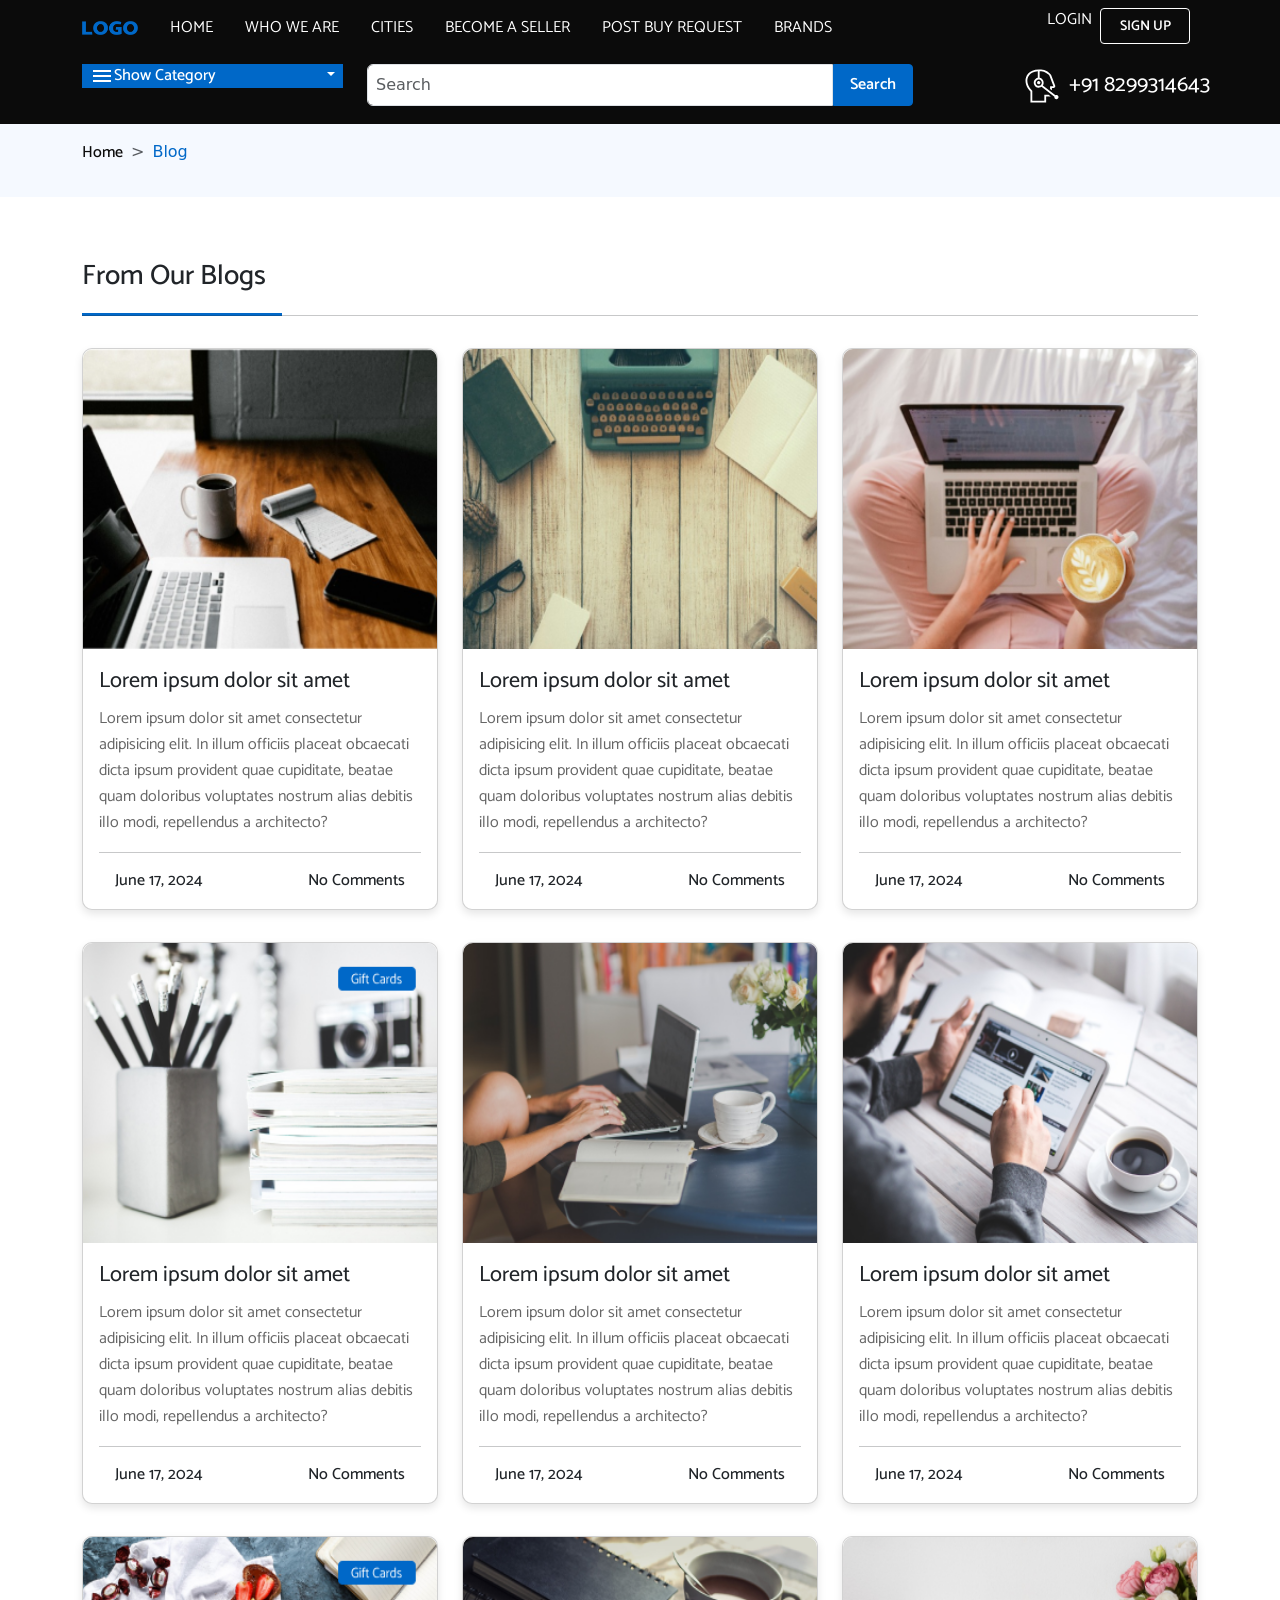
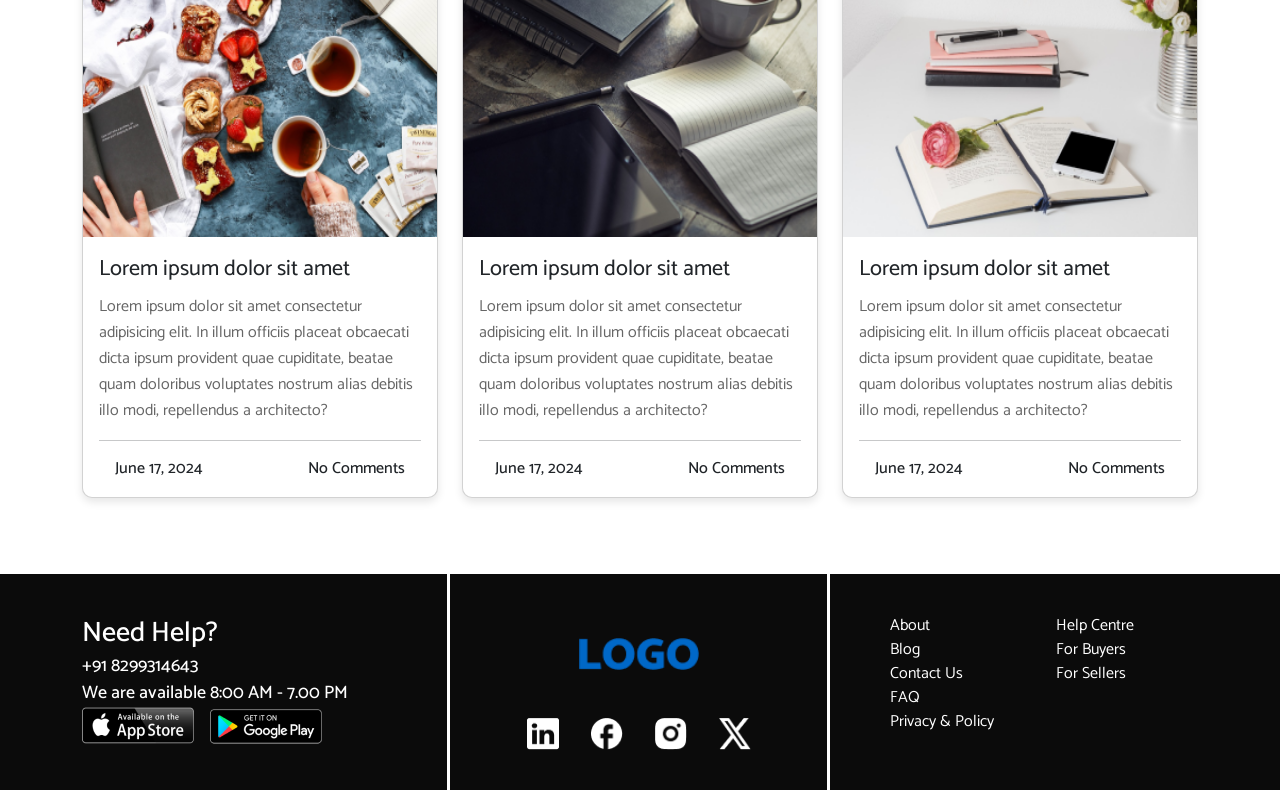
<file: blogpage.html>
<!DOCTYPE html>

<html>

<head>
  <meta charset="UTF-8">

  <meta name="viewport" content="width=device-width, initial-scale=1.0, shrink-to-fit=no">

  <title>Corporate Gifting</title>

  <link href="https://cdn.jsdelivr.net/npm/bootstrap@5.1.3/dist/css/bootstrap.min.css" rel="stylesheet"
    integrity="sha384-1BmE4kWBq78iYhFldvKuhfTAU6auU8tT94WrHftjDbrCEXSU1oBoqyl2QvZ6jIW3" crossorigin="anonymous">

  <link rel="preconnect" href="https://fonts.googleapis.com">

  <link rel="preconnect" href="https://fonts.gstatic.com" crossorigin>

  <link href="https://fonts.googleapis.com/css2?family=Catamaran:wght@100..900&display=swap" rel="stylesheet">

  <link href="css2/style.css" rel="stylesheet">

  <link href="css2/responsive.css" rel="stylesheet">

  <link rel="stylesheet" href="https://cdnjs.cloudflare.com/ajax/libs/font-awesome/4.7.0/css/font-awesome.min.css">

  <link rel="stylesheet" href="https://cdnjs.cloudflare.com/ajax/libs/OwlCarousel2/2.3.4/assets/owl.carousel.min.css"
    integrity="sha512-tS3S5qG0BlhnQROyJXvNjeEM4UpMXHrQfTGmbQ1gKmelCxlSEBUaxhRBj/EFTzpbP4RVSrpEikbmdJobCvhE3g=="
    crossorigin="anonymous" referrerpolicy="no-referrer" />

  <link rel="stylesheet"
    href="https://cdnjs.cloudflare.com/ajax/libs/OwlCarousel2/2.3.4/assets/owl.theme.default.min.css"
    integrity="sha512-sMXtMNL1zRzolHYKEujM2AqCLUR9F2C4/05cdbxjjLSRvMQIciEPCQZo++nk7go3BtSuK9kfa/s+a4f4i5pLkw=="
    crossorigin="anonymous" referrerpolicy="no-referrer" />
    
</head>

<body>
 <!-- Login page -->

 <div id="overlayss" onclick="closePopupss()"></div>

 <div id="popupss" class="container-fluid p-0">
   <div class="row g-0">
     <div class="popup-left col-12 col-md-6"></div>
     <div class="popup-right col-12 col-md-6">
       <span class="close-btn" onclick="closePopupss()">&times;</span>
       <h2>Login</h2>
       <form>
         <div class="input-container">
           <input type="email" id="exchangeIcon" placeholder="Email" required>
           
         </div>
         <div class="input-container">
           <input type="password" id="passwordss" placeholder="Password" required>
           <i class="fa fa-eye" id="togglePasswordss" aria-hidden="true"></i>
         </div>

        <div class="text-end">
         <a href="#">Forgot Password?</a>
        </div>
         
         <button type="submit">Log In</button>
       </form>
       <p>Don't have account? <a onclick="openPopup()">Sign Up</a></p>
     </div>
   </div>
 </div>

 <!-- signup page -->
 <div id="overlay" onclick="closePopup()"></div>

 <div id="popup" class="container-fluid p-0">
   <div class="row g-0">
     <div class="popup-left col-12 col-md-6"></div>
     <div class="popup-right col-12 col-md-6">
       <span class="close-btn" onclick="closePopup()">&times;</span>
       <h2>Register</h2>
       <form>
         <div class="input-container">
           <input type="text" placeholder="Name" required>
         </div>
         <div class="input-container">
           <input type="email" placeholder="Email" required>
         </div>
         <div class="input-container">
           <input type="password" id="password" placeholder="Password" required>
           <i class="fa fa-eye" id="togglePassword" aria-hidden="true"></i>
         </div>
         <div class="input-container">
           <input type="password" id="confirmpassword" placeholder="Confirm Password" required>
           <i class="fa fa-eye" id="toggleConfirmPassword" aria-hidden="true"></i>
         </div>
         <button type="submit">Sign Up</button>
       </form>
       <p>Already have an account? <a onclick="openPopups()">Sign In</a></p>
     </div>
   </div>
 </div>
  <!--Header-->

  <header>
    <nav class="navbar navbar-expand-lg navbar-light">
      <div class="container">
        <a class="navbar-brand" href="index.html"><img src="images/LOGO.png" alt="logoimage"
            style="width: 56px; height: 14px;"></a>
        <button class="navbar-toggler" type="button" data-bs-toggle="collapse" data-bs-target="#navbarNav"
          aria-controls="navbarNav" aria-expanded="false" aria-label="Toggle navigation">
          <svg width="24" height="24" viewBox="0 0 24 24" fill="none" xmlns="http://www.w3.org/2000/svg">
            <g id="Icons/menu_24px">
              <path id="icon" fill-rule="evenodd" clip-rule="evenodd"
                d="M3 8V6H21V8H3ZM3 13H21V11H3V13ZM3 18H21V16H3V18Z" fill="white" />
            </g>
          </svg>
        </button>
        <div class="collapse navbar-collapse" id="navbarNav">
          <div class="d-flex justify-content-between flex-column flex-lg-row" style="width: 100%;">
            <ul class="navbar-nav me-auto mb-2 mb-lg-0">
              <li class="nav-item ms-2 me-2">
                <a class="nav-link text-white active"  aria-current="page" href="#">HOME</a>
              </li>
              <li class="nav-item mx-2">
                <a class="nav-link text-white" href="Whoweare.html">WHO WE ARE</a>
              </li>
              <li class="nav-item mx-2">
                <a class="nav-link text-white" href="#">CITIES</a>
              </li>
              <li class="nav-item mx-2">
                <a class="nav-link text-white" href="#">BECOME A SELLER</a>
              </li>
              <li class="nav-item mx-2">
                <a class="nav-link text-white" href="#">POST BUY REQUEST</a>
              </li>
              <li class="nav-item mx-2">
                <a class="nav-link text-white" href="#">BRANDS</a>
              </li>
            </ul>
            <div class="d-flex flex-column flex-lg-row">
              <a class="nav-link" href="#">LOGIN</a>
              <button class="btn btn-outline-secondary btn-sm px-3 mx-2"
                style="border-radius: 4px; height: 36px; width: 90px;" type="button">SIGN UP</button>
            </div>
          </div>
        </div>
      </div>
    </nav>
  </header>
  <section class="header-search pt-5">
    <div class="container">
      <div class="row d-flex flex-column-reverse flex-lg-row py-3">
        <div class="col-xl-3 col-lg-4 py-2 py-lg-0">
          <div class="d-flex align-items-center justify-content-between px-2 " style="background-color: #0068C8;">
            <h6 class="text-white " style="margin-bottom: 0; width: 100%;"> <svg width="24" height="24"
                viewBox="0 0 24 24" fill="none" xmlns="http://www.w3.org/2000/svg">
                <g id="Icons/menu_24px">
                  <path id="icon" fill-rule="evenodd" clip-rule="evenodd"
                    d="M3 8V6H21V8H3ZM3 13H21V11H3V13ZM3 18H21V16H3V18Z" fill="white" />
                </g>
              </svg>Show Category</h6>
            <div class="nav-item dropdown">
              <a class="nav-link dropdown-toggle" style="color: white;" href="#" id="navbarDropdown" role="button"
                data-bs-toggle="dropdown" aria-expanded="false"></a>
              <ul class="dropdown-menu" aria-labelledby="navbarDropdown">
                <li><a class="dropdown-item" href="#">Action</a></li>
                <li><a class="dropdown-item" href="#">Another action</a></li>
                <li>
                  <hr class="dropdown-divider">
                </li>
                <li><a class="dropdown-item" href="#">Something else here</a></li>
              </ul>
            </div>
          </div>
        </div>
        <div class="col-xl-6 col-lg-5 py-2 py-lg-0">
          <form class="d-flex">
            <input class="form-control p-2"
              style="height:max-content; border-top-right-radius: 0px; border-bottom-right-radius: 0px;" type="search"
              placeholder="Search" aria-label="Search">
            <button class="btn btn-primary btn-md px-3"
              style="border-radius: 4px; border-color: #0068C8; border-top-left-radius: 0px; border-bottom-left-radius: 0px;"
              type="submit">Search</button>
          </form>
        </div>
        <div class="col-xl-3 col-lg-3 d-none d-lg-flex justify-content-end p-0 py-2 py-lg-0">
          <h4 class="text-white"><svg width="44" height="44" viewBox="0 0 44 44" fill="none"
              xmlns="http://www.w3.org/2000/svg">
              <path
                d="M18.7032 20.3518C18.9199 20.3518 19.1346 20.3091 19.3348 20.2262C19.535 20.1432 19.717 20.0217 19.8702 19.8684C20.0235 19.7152 20.1451 19.5332 20.228 19.333C20.311 19.1327 20.3537 18.9181 20.3537 18.7014C20.3537 18.4846 20.311 18.27 20.228 18.0698C20.1451 17.8695 20.0235 17.6876 19.8702 17.5343C19.717 17.3811 19.535 17.2595 19.3348 17.1765C19.1346 17.0936 18.9199 17.0509 18.7032 17.0509C18.2655 17.0509 17.8457 17.2248 17.5361 17.5343C17.2266 17.8438 17.0527 18.2636 17.0527 18.7014C17.0527 19.1391 17.2266 19.5589 17.5361 19.8684C17.8457 20.1779 18.2655 20.3518 18.7032 20.3518Z"
                fill="white" />
              <path fill-rule="evenodd" clip-rule="evenodd"
                d="M10.4592 27.5073V38.5H26.1452V32.5307H30.0804C30.3261 32.5307 30.5607 32.4821 30.7743 32.395L28.5927 30.6973H24.3118V36.6667H12.2916V26.7685L11.7782 26.2359C10.2749 24.673 7.33333 21.0201 7.33333 16.4771C7.33333 14.9829 7.89708 12.6949 9.59383 10.8029C11.0907 9.13367 13.6024 7.62667 17.7861 7.37183V13.8343C17.0627 13.9714 16.379 14.2682 15.7848 14.7029C15.1906 15.1377 14.7009 15.6995 14.3513 16.3475C14.0017 16.9955 13.8011 17.7133 13.764 18.4486C13.727 19.184 13.8544 19.9183 14.1371 20.5982C14.4197 21.278 14.8505 21.8862 15.398 22.3785C15.9455 22.8708 16.5959 23.2348 17.3018 23.4439C18.0078 23.653 18.7515 23.702 19.4788 23.5874C20.206 23.4727 20.8986 23.1972 21.5059 22.781L34.4034 32.7938C34.324 33.252 34.4017 33.7237 34.6241 34.1322C34.8465 34.5407 35.2004 34.8621 35.6285 35.0441C36.0565 35.2261 36.5335 35.2581 36.982 35.1349C37.4305 35.0117 37.8241 34.7405 38.0991 34.3654C38.3741 33.9902 38.5142 33.5332 38.4966 33.0684C38.4791 32.6036 38.305 32.1584 38.0026 31.805C37.7001 31.4516 37.2872 31.2109 36.8307 31.1218C36.3741 31.0327 35.9009 31.1005 35.4878 31.3142L22.8067 21.4683C23.2653 20.7883 23.5479 20.0049 23.629 19.1886C23.71 18.3724 23.587 17.5487 23.271 16.7918C22.955 16.0348 22.4559 15.3682 21.8185 14.8518C21.1811 14.3354 20.4255 13.9855 19.6194 13.8334V7.33883C21.9505 7.38192 23.5657 7.6945 24.7876 8.15283C26.0819 8.63867 27.0417 9.32617 28.0087 10.2218L28.1389 10.3428C29.0868 11.2209 29.3691 11.4831 29.5295 11.9103L33.4097 22.2411H30.0804V24.8884L31.9137 26.3138V24.0744H33.4097C33.706 24.0748 33.998 24.0034 34.2605 23.8661C34.5231 23.7289 34.7485 23.53 34.9173 23.2866C35.0861 23.0431 35.1934 22.7623 35.2299 22.4683C35.2663 22.1743 35.2309 21.8758 35.1267 21.5985L31.2455 11.2649C30.9256 10.4124 30.3068 9.84408 29.5277 9.12908L29.2554 8.87792C27.0875 6.86767 24.6207 5.5 19.0648 5.5C8.2555 5.5 5.5 12.7188 5.5 16.4771C5.5 21.7635 8.87608 25.8647 10.4592 27.5073ZM18.7027 21.8176C19.1122 21.8176 19.5176 21.7371 19.8958 21.5804C20.2741 21.4238 20.6178 21.1942 20.9073 20.9048C21.1969 20.6153 21.4266 20.2717 21.5833 19.8935C21.74 19.5153 21.8207 19.1099 21.8208 18.7005C21.8209 18.2911 21.7403 17.8856 21.5837 17.5074C21.427 17.1291 21.1974 16.7854 20.908 16.4959C20.6185 16.2063 20.2749 15.9766 19.8967 15.8199C19.5185 15.6632 19.1131 15.5825 18.7037 15.5824C17.8768 15.5824 17.0839 15.9109 16.4992 16.4955C15.9145 17.0802 15.5861 17.8732 15.5861 18.7C15.5861 19.5268 15.9145 20.3198 16.4992 20.9045C17.0839 21.4891 17.8759 21.8176 18.7027 21.8176Z"
                fill="white" />
            </svg>
            +91 8299314643</h4>
        </div>
      </div>
    </div>
  </section>


   <!--Breadcumb-->
  <section class="breadcrumb mb-0 breadcrumb-wrapper d-none d-md-flex">
    <div class="container">
        <div class="row">
            <nav style="--bs-breadcrumb-divider: '>';" aria-label="breadcrumb">
                <ol class="breadcrumb">
                  <li class="breadcrumb-item"><a class="text-decoration-none" href="#" style="color: #0b0b0b;">Home</a></li>
                  <li class="breadcrumb-item active d-block" aria-current="page" style="color: #0068C8;">Blog</li>
                </ol>
            </nav>
        </div>
    </div>
  </section>

  
   <!-- Blogs -->
  <section class="BlogsPage wrapper">
    <div class="container">
        <div class="row">
            <h3>From Our Blogs</h3>
            <div>
                <div class="extra-line"></div>
            <hr>
            </div>

            <div class="col-md-4 my-3">
              <a href="blogpagedetail.html" style="text-decoration: none; color: inherit;">
                <div class="card" style="box-shadow: 0 4px 8px rgba(0, 0, 0, 0.1); border-radius: 10px;">
                  <img src="images/Frame 179.png" class="card-img-top" alt="..." style="height: 300px; border-radius: 10px 10px 0px 0px;">
                  <div class="card-body">
                    <h4 class="card-title">Lorem ipsum dolor sit amet</h4>
                    <p class="card-text">Lorem ipsum dolor sit amet consectetur adipisicing elit. In illum officiis placeat obcaecati dicta ipsum provident quae cupiditate, beatae quam doloribus voluptates nostrum alias debitis illo modi, repellendus a architecto?</p>
                    <hr>
                    <div class="d-flex justify-content-between px-3">
                      <h6>June 17, 2024</h6>
                      <h6>No Comments</h6>
                    </div>
                  </div>
                </div>
              </a>
            </div>
            
            <div class="col-md-4 my-3">
              <a href="blogpagedetail.html" style="text-decoration: none; color: inherit;">
                <div class="card" style="box-shadow: 0 4px 8px rgba(0, 0, 0, 0.1); border-radius: 10px;">
                  <img src="images/Frame 180.png" class="card-img-top" alt="..." style="height: 300px; border-radius: 10px 10px 0px 0px;">
                  <div class="card-body">
                    <h4 class="card-title">Lorem ipsum dolor sit amet</h4>
                    <p class="card-text">Lorem ipsum dolor sit amet consectetur adipisicing elit. In illum officiis placeat obcaecati dicta ipsum provident quae cupiditate, beatae quam doloribus voluptates nostrum alias debitis illo modi, repellendus a architecto?</p>
                    <hr>
                    <div class="d-flex justify-content-between px-3">
                      <h6>June 17, 2024</h6>
                      <h6>No Comments</h6>
                    </div>
                  </div>
                </div>
              </a>
            </div>

            <div class="col-md-4 my-3">
              <a href="blogpagedetail.html" style="text-decoration: none; color: inherit;">
                <div class="card" style="box-shadow: 0 4px 8px rgba(0, 0, 0, 0.1); border-radius: 10px;">
                  <img src="images/Frame 181.png" class="card-img-top" alt="..." style="height: 300px; border-radius: 10px 10px 0px 0px;">
                  <div class="card-body">
                    <h4 class="card-title">Lorem ipsum dolor sit amet</h4>
                    <p class="card-text">Lorem ipsum dolor sit amet consectetur adipisicing elit. In illum officiis placeat obcaecati dicta ipsum provident quae cupiditate, beatae quam doloribus voluptates nostrum alias debitis illo modi, repellendus a architecto?</p>
                    <hr>
                    <div class="d-flex justify-content-between px-3">
                      <h6>June 17, 2024</h6>
                      <h6>No Comments</h6>
                    </div>
                  </div>
                </div>
              </a>
            </div>

            <div class="col-md-4 my-3">
              <a href="blogpagedetail.html" style="text-decoration: none; color: inherit;">
                <div class="card" style="box-shadow: 0 4px 8px rgba(0, 0, 0, 0.1); border-radius: 10px;">
                  <img src="images/Frame 183.png" class="card-img-top" alt="..." style="height: 300px; border-radius: 10px 10px 0px 0px;">
                  <div class="card-body">
                    <h4 class="card-title">Lorem ipsum dolor sit amet</h4>
                    <p class="card-text">Lorem ipsum dolor sit amet consectetur adipisicing elit. In illum officiis placeat obcaecati dicta ipsum provident quae cupiditate, beatae quam doloribus voluptates nostrum alias debitis illo modi, repellendus a architecto?</p>
                    <hr>
                    <div class="d-flex justify-content-between px-3">
                      <h6>June 17, 2024</h6>
                      <h6>No Comments</h6>
                    </div>
                  </div>
                </div>
              </a>
            </div>

            <div class="col-md-4 my-3">
              <a href="blogpagedetail.html" style="text-decoration: none; color: inherit;">
                <div class="card" style="box-shadow: 0 4px 8px rgba(0, 0, 0, 0.1); border-radius: 10px;">
                  <img src="images/Frame 185.png" class="card-img-top" alt="..." style="height: 300px; border-radius: 10px 10px 0px 0px;">
                  <div class="card-body">
                    <h4 class="card-title">Lorem ipsum dolor sit amet</h4>
                    <p class="card-text">Lorem ipsum dolor sit amet consectetur adipisicing elit. In illum officiis placeat obcaecati dicta ipsum provident quae cupiditate, beatae quam doloribus voluptates nostrum alias debitis illo modi, repellendus a architecto?</p>
                    <hr>
                    <div class="d-flex justify-content-between px-3">
                      <h6>June 17, 2024</h6>
                      <h6>No Comments</h6>
                    </div>
                  </div>
                </div>
              </a>
            </div>

            <div class="col-md-4 my-3">
              <a href="blogpagedetail.html" style="text-decoration: none; color: inherit;">
                <div class="card" style="box-shadow: 0 4px 8px rgba(0, 0, 0, 0.1); border-radius: 10px;">
                  <img src="images/Frame 186.png" class="card-img-top" alt="..." style="height: 300px; border-radius: 10px 10px 0px 0px;">
                  <div class="card-body">
                    <h4 class="card-title">Lorem ipsum dolor sit amet</h4>
                    <p class="card-text">Lorem ipsum dolor sit amet consectetur adipisicing elit. In illum officiis placeat obcaecati dicta ipsum provident quae cupiditate, beatae quam doloribus voluptates nostrum alias debitis illo modi, repellendus a architecto?</p>
                    <hr>
                    <div class="d-flex justify-content-between px-3">
                      <h6>June 17, 2024</h6>
                      <h6>No Comments</h6>
                    </div>
                  </div>
                </div>
              </a>
            </div>
            
            <div class="col-md-4 my-3">
              <a href="blogpagedetail.html" style="text-decoration: none; color: inherit;">
                <div class="card" style="box-shadow: 0 4px 8px rgba(0, 0, 0, 0.1); border-radius: 10px;">
                  <img src="images/Frame 187.png" class="card-img-top" alt="..." style="height: 300px; border-radius: 10px 10px 0px 0px;">
                  <div class="card-body">
                    <h4 class="card-title">Lorem ipsum dolor sit amet</h4>
                    <p class="card-text">Lorem ipsum dolor sit amet consectetur adipisicing elit. In illum officiis placeat obcaecati dicta ipsum provident quae cupiditate, beatae quam doloribus voluptates nostrum alias debitis illo modi, repellendus a architecto?</p>
                    <hr>
                    <div class="d-flex justify-content-between px-3">
                      <h6>June 17, 2024</h6>
                      <h6>No Comments</h6>
                    </div>
                  </div>
                </div>
              </a>
            </div>

            <div class="col-md-4 my-3">
              <a href="blogpagedetail.html" style="text-decoration: none; color: inherit;">
                <div class="card" style="box-shadow: 0 4px 8px rgba(0, 0, 0, 0.1); border-radius: 10px;">
                  <img src="images/Frame 188.png" class="card-img-top" alt="..." style="height: 300px; border-radius: 10px 10px 0px 0px;">
                  <div class="card-body">
                    <h4 class="card-title">Lorem ipsum dolor sit amet</h4>
                    <p class="card-text">Lorem ipsum dolor sit amet consectetur adipisicing elit. In illum officiis placeat obcaecati dicta ipsum provident quae cupiditate, beatae quam doloribus voluptates nostrum alias debitis illo modi, repellendus a architecto?</p>
                    <hr>
                    <div class="d-flex justify-content-between px-3">
                      <h6>June 17, 2024</h6>
                      <h6>No Comments</h6>
                    </div>
                  </div>
                </div>
              </a>
            </div>

            <div class="col-md-4 my-3">
              <a href="blogpagedetail.html" style="text-decoration: none; color: inherit;">
                <div class="card" style="box-shadow: 0 4px 8px rgba(0, 0, 0, 0.1); border-radius: 10px;">
                  <img src="images/Frame 189.png" class="card-img-top" alt="..." style="height: 300px; border-radius: 10px 10px 0px 0px;">
                  <div class="card-body">
                    <h4 class="card-title">Lorem ipsum dolor sit amet</h4>
                    <p class="card-text">Lorem ipsum dolor sit amet consectetur adipisicing elit. In illum officiis placeat obcaecati dicta ipsum provident quae cupiditate, beatae quam doloribus voluptates nostrum alias debitis illo modi, repellendus a architecto?</p>
                    <hr>
                    <div class="d-flex justify-content-between px-3">
                      <h6>June 17, 2024</h6>
                      <h6>No Comments</h6>
                    </div>
                  </div>
                </div>
              </a>
            </div>

        </div>
    </div>
  </section>

  <!--Footer-->
  
   <footer>
    <div class="container">
      <div class="row">
        <div class="col-md-4 d-flex flex-column align-items-center align-items-md-start"
          style="border-left:1px; border-color: white; border-right-style: inset;">
          <h3 class="text-white">Need Help?</h3>
          <h5 class="text-white">+91 8299314643</h5>
          <h5 class="text-white">We are available 8:00 AM - 7.00 PM</h5>
          <div class="d-flex ">
            <img src="images/app-store 1.png" class="me-2" alt="scan-image" class="apple-image">
            <img src="images/google-play 1.png" class="ms-2" alt="scan-image" class="google-image">
          </div>
        </div>
        <div class="col-md-4" style="border-left:1px; border-color: white; border-right-style: inset;">
          <div class="d-flex justify-content-center mt-md-4 mt-2">
            <img src="images/LOGO.png" alt="scan-image" style="width: 7.5rem; height: 2rem;">
          </div>
          <div class="d-flex justify-content-center mt-5">
            <div class="d-flex">
              <img src="images/Vector.png" class="me-3 social-icons" alt="scan-image">
              <img src="images/Vector 2.png" class="mx-3 social-icons" alt="scan-image">
              <img src="images/Vector 3.png" class="mx-3 social-icons" alt="scan-image">
              <img src="images/Social Media Icon.png" class="ms-3 social-icons" alt="scan-image">
            </div>
          </div>
        </div>
        <div class="col-md-4 d-md-block d-none  mt-md-0">
          <div class="row ps-5">
            <div class="col-6">
              <a class="footernav  nav-link" href="#">About</a>
              <a class="footernav nav-link" href="#">Blog</a>
              <a class="footernav nav-link" href="#">Contact Us</a>
              <a class="footernav nav-link" href="#">FAQ</a>
              <a class="footernav nav-link" href="#">Privacy & Policy</a>
            </div>
            <div class="col-6">
              <a class="footernav nav-link" href="#">Help Centre</a>
              <a class="footernav nav-link" href="#">For Buyers</a>
              <a class="footernav nav-link" href="#">For Sellers</a>
            </div>
          </div>
        </div>
        <div class="col-md-4 justify-content-around d-flex d-md-none mb-5 flex-wrap">
          <a class="footernav text-center nav-link" href="#">About</a>
          <a class="footernav text-center nav-link" href="#">Blog</a>
          <a class="footernav nav-link" href="#">Contact Us</a>
          <a class="footernav nav-link" href="#">FAQ</a>
          <a class="footernav nav-link" href="#">Privacy & Policy</a>
          <a class="footernav text-center nav-link" href="#">Help Centre</a>
          <a class="footernav text-center nav-link" href="#">For Buyers</a>
          <a class="footernav text-center nav-link" href="#">For Sellers</a>
        </div>
      </div>
    </div>
  </footer>
  
</body>
</html>
</file>
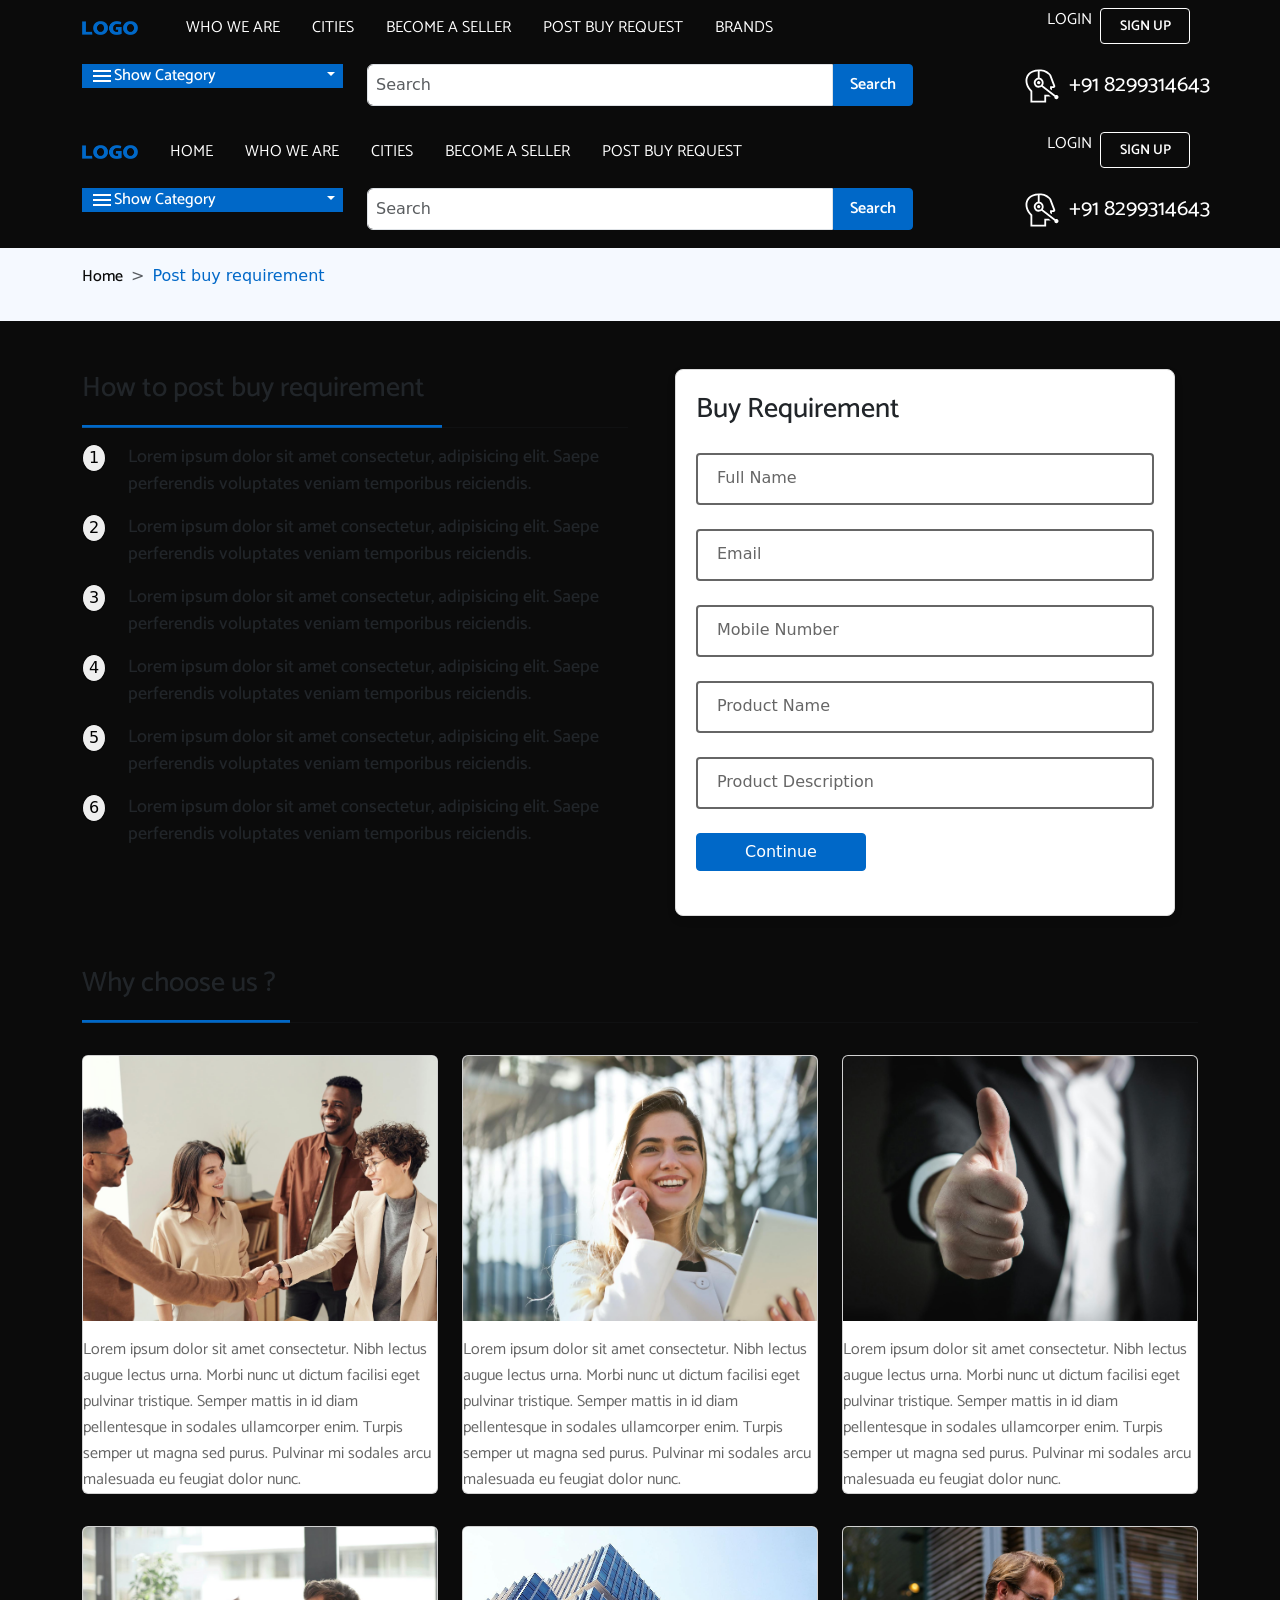
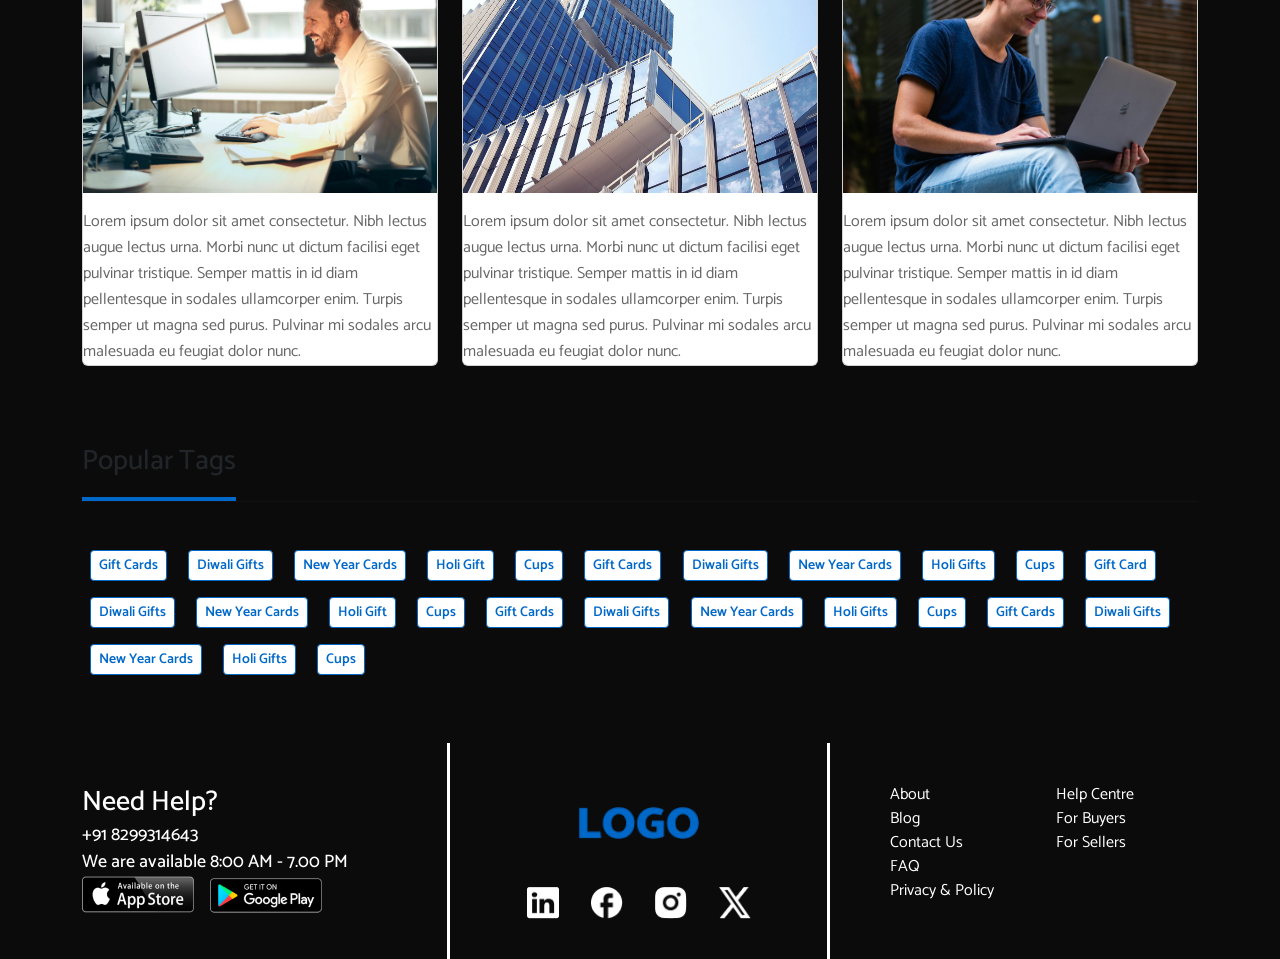
<file: buyerpage.html>
<!DOCTYPE html>

<html>

<head>
    <meta charset="UTF-8">

    <meta name="viewport" content="width=device-width, initial-scale=1.0, shrink-to-fit=no">

    <title>Corporate Gifting</title>

    <link href="https://cdn.jsdelivr.net/npm/bootstrap@5.1.3/dist/css/bootstrap.min.css" rel="stylesheet"
        integrity="sha384-1BmE4kWBq78iYhFldvKuhfTAU6auU8tT94WrHftjDbrCEXSU1oBoqyl2QvZ6jIW3" crossorigin="anonymous">

    <link rel="preconnect" href="https://fonts.googleapis.com">

    <link rel="preconnect" href="https://fonts.gstatic.com" crossorigin>

    <link href="https://fonts.googleapis.com/css2?family=Catamaran:wght@100..900&display=swap" rel="stylesheet">

    <link href="css2/style.css" rel="stylesheet">

    <link href="css2/responsive.css" rel="stylesheet">

    <link rel="stylesheet" href="https://cdnjs.cloudflare.com/ajax/libs/font-awesome/4.7.0/css/font-awesome.min.css">

    <link rel="stylesheet" href="https://cdnjs.cloudflare.com/ajax/libs/OwlCarousel2/2.3.4/assets/owl.carousel.min.css"
        integrity="sha512-tS3S5qG0BlhnQROyJXvNjeEM4UpMXHrQfTGmbQ1gKmelCxlSEBUaxhRBj/EFTzpbP4RVSrpEikbmdJobCvhE3g=="
        crossorigin="anonymous" referrerpolicy="no-referrer" />

    <link rel="stylesheet"
        href="https://cdnjs.cloudflare.com/ajax/libs/OwlCarousel2/2.3.4/assets/owl.theme.default.min.css"
        integrity="sha512-sMXtMNL1zRzolHYKEujM2AqCLUR9F2C4/05cdbxjjLSRvMQIciEPCQZo++nk7go3BtSuK9kfa/s+a4f4i5pLkw=="
        crossorigin="anonymous" referrerpolicy="no-referrer" />

</head>

<body>

    <!--Header-->

    <header>
        <nav class="navbar navbar-expand-lg navbar-light">
            <div class="container">
                <a class="navbar-brand" href="index.html"><img src="images/LOGO.png" alt="logoimage"
                        style="width: 56px; height: 14px;"></a>
                <button class="navbar-toggler" type="button" data-bs-toggle="collapse" data-bs-target="#navbarNav"
                    aria-controls="navbarNav" aria-expanded="false" aria-label="Toggle navigation">
                    <svg width="24" height="24" viewBox="0 0 24 24" fill="none" xmlns="http://www.w3.org/2000/svg">
                        <g id="Icons/menu_24px">
                            <path id="icon" fill-rule="evenodd" clip-rule="evenodd"
                                d="M3 8V6H21V8H3ZM3 13H21V11H3V13ZM3 18H21V16H3V18Z" fill="white" />
                        </g>
                    </svg>
                </button>
                <div class="collapse navbar-collapse" id="navbarNav">
                    <div class="d-flex justify-content-between flex-column flex-lg-row" style="width: 100%;">
                        <ul class="navbar-nav me-auto mb-2 mb-lg-0">
                            <li class="nav-item ">
                                <a class="nav-link text-white active" aria-current="page" href="#"></a>
                            </li>
                            <li class="nav-item mx-2">
                                <a class="nav-link text-white" href="#">WHO WE ARE</a>
                            </li>
                            <li class="nav-item mx-2">
                                <a class="nav-link text-white" href="#">CITIES</a>
                            </li>
                            <li class="nav-item mx-2">
                                <a class="nav-link text-white" href="#">BECOME A SELLER</a>
                            </li>
                            <li class="nav-item mx-2">
                                <a class="nav-link text-white" href="#">POST BUY REQUEST</a>
                            </li>
                            <li class="nav-item mx-2">
                                <a class="nav-link text-white" href="#">BRANDS</a>
                            </li>
                        </ul>
                        <div class="d-flex flex-column flex-lg-row">
                            <a class="nav-link" href="#">LOGIN</a>
                            <button class="btn btn-outline-secondary btn-sm px-3 mx-2"
                                style="border-radius: 4px; height: 36px; width: 90px;" type="button">SIGN UP</button>
                        </div>
                    </div>
                </div>
            </div>
        </nav>
    </header>
    <section class="header-search pt-5">
        <div class="container">
            <div class="row d-flex flex-column-reverse flex-lg-row py-3">
                <div class="col-xl-3 col-lg-4 py-2 py-lg-0">
                    <div class="d-flex align-items-center justify-content-between px-2 "
                        style="background-color: #0068C8;">
                        <h6 class="text-white " style="margin-bottom: 0; width: 100%;"> <svg width="24" height="24"
                                viewBox="0 0 24 24" fill="none" xmlns="http://www.w3.org/2000/svg">
                                <g id="Icons/menu_24px">
                                    <path id="icon" fill-rule="evenodd" clip-rule="evenodd"
                                        d="M3 8V6H21V8H3ZM3 13H21V11H3V13ZM3 18H21V16H3V18Z" fill="white" />
                                </g>
                            </svg>Show Category</h6>
                        <div class="nav-item dropdown">
                            <a class="nav-link dropdown-toggle" style="color: white;" href="#" id="navbarDropdown"
                                role="button" data-bs-toggle="dropdown" aria-expanded="false"></a>
                            <ul class="dropdown-menu" aria-labelledby="navbarDropdown">
                                <li><a class="dropdown-item" href="#">Action</a></li>
                                <li><a class="dropdown-item" href="#">Another action</a></li>
                                <li>
                                    <hr class="dropdown-divider">
                                </li>
                                <li><a class="dropdown-item" href="#">Something else here</a></li>
                            </ul>
                        </div>
                    </div>
                </div>
                <div class="col-xl-6 col-lg-5 py-2 py-lg-0">
                    <form class="d-flex">
                        <input class="form-control p-2"
                            style="height:max-content; border-top-right-radius: 0px; border-bottom-right-radius: 0px;"
                            type="search" placeholder="Search" aria-label="Search">
                        <button class="btn btn-primary btn-md px-3"
                            style="border-radius: 4px; border-color: #0068C8; border-top-left-radius: 0px; border-bottom-left-radius: 0px;"
                            type="submit">Search</button>
                    </form>
                </div>
                <div class="col-xl-3 col-lg-3 d-none d-lg-flex justify-content-end p-0 py-2 py-lg-0">
                    <h4 class="text-white"><svg width="44" height="44" viewBox="0 0 44 44" fill="none"
                            xmlns="http://www.w3.org/2000/svg">
                            <path
                                d="M18.7032 20.3518C18.9199 20.3518 19.1346 20.3091 19.3348 20.2262C19.535 20.1432 19.717 20.0217 19.8702 19.8684C20.0235 19.7152 20.1451 19.5332 20.228 19.333C20.311 19.1327 20.3537 18.9181 20.3537 18.7014C20.3537 18.4846 20.311 18.27 20.228 18.0698C20.1451 17.8695 20.0235 17.6876 19.8702 17.5343C19.717 17.3811 19.535 17.2595 19.3348 17.1765C19.1346 17.0936 18.9199 17.0509 18.7032 17.0509C18.2655 17.0509 17.8457 17.2248 17.5361 17.5343C17.2266 17.8438 17.0527 18.2636 17.0527 18.7014C17.0527 19.1391 17.2266 19.5589 17.5361 19.8684C17.8457 20.1779 18.2655 20.3518 18.7032 20.3518Z"
                                fill="white" />
                            <path fill-rule="evenodd" clip-rule="evenodd"
                                d="M10.4592 27.5073V38.5H26.1452V32.5307H30.0804C30.3261 32.5307 30.5607 32.4821 30.7743 32.395L28.5927 30.6973H24.3118V36.6667H12.2916V26.7685L11.7782 26.2359C10.2749 24.673 7.33333 21.0201 7.33333 16.4771C7.33333 14.9829 7.89708 12.6949 9.59383 10.8029C11.0907 9.13367 13.6024 7.62667 17.7861 7.37183V13.8343C17.0627 13.9714 16.379 14.2682 15.7848 14.7029C15.1906 15.1377 14.7009 15.6995 14.3513 16.3475C14.0017 16.9955 13.8011 17.7133 13.764 18.4486C13.727 19.184 13.8544 19.9183 14.1371 20.5982C14.4197 21.278 14.8505 21.8862 15.398 22.3785C15.9455 22.8708 16.5959 23.2348 17.3018 23.4439C18.0078 23.653 18.7515 23.702 19.4788 23.5874C20.206 23.4727 20.8986 23.1972 21.5059 22.781L34.4034 32.7938C34.324 33.252 34.4017 33.7237 34.6241 34.1322C34.8465 34.5407 35.2004 34.8621 35.6285 35.0441C36.0565 35.2261 36.5335 35.2581 36.982 35.1349C37.4305 35.0117 37.8241 34.7405 38.0991 34.3654C38.3741 33.9902 38.5142 33.5332 38.4966 33.0684C38.4791 32.6036 38.305 32.1584 38.0026 31.805C37.7001 31.4516 37.2872 31.2109 36.8307 31.1218C36.3741 31.0327 35.9009 31.1005 35.4878 31.3142L22.8067 21.4683C23.2653 20.7883 23.5479 20.0049 23.629 19.1886C23.71 18.3724 23.587 17.5487 23.271 16.7918C22.955 16.0348 22.4559 15.3682 21.8185 14.8518C21.1811 14.3354 20.4255 13.9855 19.6194 13.8334V7.33883C21.9505 7.38192 23.5657 7.6945 24.7876 8.15283C26.0819 8.63867 27.0417 9.32617 28.0087 10.2218L28.1389 10.3428C29.0868 11.2209 29.3691 11.4831 29.5295 11.9103L33.4097 22.2411H30.0804V24.8884L31.9137 26.3138V24.0744H33.4097C33.706 24.0748 33.998 24.0034 34.2605 23.8661C34.5231 23.7289 34.7485 23.53 34.9173 23.2866C35.0861 23.0431 35.1934 22.7623 35.2299 22.4683C35.2663 22.1743 35.2309 21.8758 35.1267 21.5985L31.2455 11.2649C30.9256 10.4124 30.3068 9.84408 29.5277 9.12908L29.2554 8.87792C27.0875 6.86767 24.6207 5.5 19.0648 5.5C8.2555 5.5 5.5 12.7188 5.5 16.4771C5.5 21.7635 8.87608 25.8647 10.4592 27.5073ZM18.7027 21.8176C19.1122 21.8176 19.5176 21.7371 19.8958 21.5804C20.2741 21.4238 20.6178 21.1942 20.9073 20.9048C21.1969 20.6153 21.4266 20.2717 21.5833 19.8935C21.74 19.5153 21.8207 19.1099 21.8208 18.7005C21.8209 18.2911 21.7403 17.8856 21.5837 17.5074C21.427 17.1291 21.1974 16.7854 20.908 16.4959C20.6185 16.2063 20.2749 15.9766 19.8967 15.8199C19.5185 15.6632 19.1131 15.5825 18.7037 15.5824C17.8768 15.5824 17.0839 15.9109 16.4992 16.4955C15.9145 17.0802 15.5861 17.8732 15.5861 18.7C15.5861 19.5268 15.9145 20.3198 16.4992 20.9045C17.0839 21.4891 17.8759 21.8176 18.7027 21.8176Z"
                                fill="white" />
                        </svg>
                        +91 8299314643</h4>
                </div>
            </div>
        </div>
  <header>
    <nav class="navbar navbar-expand-lg navbar-light">
      <div class="container">
        <a class="navbar-brand" href="index.html"><img src="images/LOGO.png" alt="logoimage"
            style="width: 56px; height: 14px;"></a>
        <button class="navbar-toggler" type="button" data-bs-toggle="collapse" data-bs-target="#navbarNav"
          aria-controls="navbarNav" aria-expanded="false" aria-label="Toggle navigation">
          <svg width="24" height="24" viewBox="0 0 24 24" fill="none" xmlns="http://www.w3.org/2000/svg">
            <g id="Icons/menu_24px">
              <path id="icon" fill-rule="evenodd" clip-rule="evenodd"
                d="M3 8V6H21V8H3ZM3 13H21V11H3V13ZM3 18H21V16H3V18Z" fill="white" />
            </g>
          </svg>
        </button>
        <div class="collapse navbar-collapse" id="navbarNav">
          <div class="d-flex justify-content-between flex-column flex-lg-row" style="width: 100%;">
            <ul class="navbar-nav me-auto mb-2 mb-lg-0">
              <li class="nav-item ms-2 me-2">
                <a class="nav-link text-white active" aria-current="page" href="#">HOME</a>
              </li>
              <li class="nav-item mx-2">
                <a class="nav-link text-white" href="Whoweare.html">WHO WE ARE</a>
              </li>
              <li class="nav-item mx-2">
                <a class="nav-link text-white" href="#">CITIES</a>
              </li>
              <li class="nav-item mx-2">
                <a class="nav-link text-white" href="#">BECOME A SELLER</a>
              </li>
              <li class="nav-item mx-2">
                <a class="nav-link text-white" href="#">POST BUY REQUEST</a>
              </li>
            </ul>
            <div class="d-flex flex-column flex-lg-row">
              <a class="nav-link" href="#">LOGIN</a>
              <button class="btn btn-outline-secondary btn-sm px-3 mx-2"
                style="border-radius: 4px; height: 36px; width: 90px;" type="button">SIGN UP</button>
            </div>
          </div>
        </div>
      </div>
    </nav>
  </header>
  <section class="header-search pt-5">
    <div class="container">
      <div class="row d-flex flex-column-reverse flex-lg-row py-3">
        <div class="col-xl-3 col-lg-4 py-2 py-lg-0">
          <div class="d-flex align-items-center justify-content-between px-2 " style="background-color: #0068C8;">
            <h6 class="text-white " style="margin-bottom: 0; width: 100%;"> <svg width="24" height="24"
                viewBox="0 0 24 24" fill="none" xmlns="http://www.w3.org/2000/svg">
                <g id="Icons/menu_24px">
                  <path id="icon" fill-rule="evenodd" clip-rule="evenodd"
                    d="M3 8V6H21V8H3ZM3 13H21V11H3V13ZM3 18H21V16H3V18Z" fill="white" />
                </g>
              </svg>Show Category</h6>
            <div class="nav-item dropdown">
              <a class="nav-link dropdown-toggle" style="color: white;" href="#" id="navbarDropdown" role="button"
                data-bs-toggle="dropdown" aria-expanded="false"></a>
              <ul class="dropdown-menu" aria-labelledby="navbarDropdown">
                <li><a class="dropdown-item" href="#">Action</a></li>
                <li><a class="dropdown-item" href="#">Another action</a></li>
                <li>
                  <hr class="dropdown-divider">
                </li>
                <li><a class="dropdown-item" href="#">Something else here</a></li>
              </ul>
            </div>
          </div>
        </div>
        <div class="col-xl-6 col-lg-5 py-2 py-lg-0">
          <form class="d-flex">
            <input class="form-control p-2"
              style="height:max-content; border-top-right-radius: 0px; border-bottom-right-radius: 0px;" type="search"
              placeholder="Search" aria-label="Search">
            <button class="btn btn-primary btn-md px-3"
              style="border-radius: 4px; border-color: #0068C8; border-top-left-radius: 0px; border-bottom-left-radius: 0px;"
              type="submit">Search</button>
          </form>
        </div>
        <div class="col-xl-3 col-lg-3 d-none d-lg-flex justify-content-end p-0 py-2 py-lg-0">
          <h4 class="text-white"><svg width="44" height="44" viewBox="0 0 44 44" fill="none"
              xmlns="http://www.w3.org/2000/svg">
              <path
                d="M18.7032 20.3518C18.9199 20.3518 19.1346 20.3091 19.3348 20.2262C19.535 20.1432 19.717 20.0217 19.8702 19.8684C20.0235 19.7152 20.1451 19.5332 20.228 19.333C20.311 19.1327 20.3537 18.9181 20.3537 18.7014C20.3537 18.4846 20.311 18.27 20.228 18.0698C20.1451 17.8695 20.0235 17.6876 19.8702 17.5343C19.717 17.3811 19.535 17.2595 19.3348 17.1765C19.1346 17.0936 18.9199 17.0509 18.7032 17.0509C18.2655 17.0509 17.8457 17.2248 17.5361 17.5343C17.2266 17.8438 17.0527 18.2636 17.0527 18.7014C17.0527 19.1391 17.2266 19.5589 17.5361 19.8684C17.8457 20.1779 18.2655 20.3518 18.7032 20.3518Z"
                fill="white" />
              <path fill-rule="evenodd" clip-rule="evenodd"
                d="M10.4592 27.5073V38.5H26.1452V32.5307H30.0804C30.3261 32.5307 30.5607 32.4821 30.7743 32.395L28.5927 30.6973H24.3118V36.6667H12.2916V26.7685L11.7782 26.2359C10.2749 24.673 7.33333 21.0201 7.33333 16.4771C7.33333 14.9829 7.89708 12.6949 9.59383 10.8029C11.0907 9.13367 13.6024 7.62667 17.7861 7.37183V13.8343C17.0627 13.9714 16.379 14.2682 15.7848 14.7029C15.1906 15.1377 14.7009 15.6995 14.3513 16.3475C14.0017 16.9955 13.8011 17.7133 13.764 18.4486C13.727 19.184 13.8544 19.9183 14.1371 20.5982C14.4197 21.278 14.8505 21.8862 15.398 22.3785C15.9455 22.8708 16.5959 23.2348 17.3018 23.4439C18.0078 23.653 18.7515 23.702 19.4788 23.5874C20.206 23.4727 20.8986 23.1972 21.5059 22.781L34.4034 32.7938C34.324 33.252 34.4017 33.7237 34.6241 34.1322C34.8465 34.5407 35.2004 34.8621 35.6285 35.0441C36.0565 35.2261 36.5335 35.2581 36.982 35.1349C37.4305 35.0117 37.8241 34.7405 38.0991 34.3654C38.3741 33.9902 38.5142 33.5332 38.4966 33.0684C38.4791 32.6036 38.305 32.1584 38.0026 31.805C37.7001 31.4516 37.2872 31.2109 36.8307 31.1218C36.3741 31.0327 35.9009 31.1005 35.4878 31.3142L22.8067 21.4683C23.2653 20.7883 23.5479 20.0049 23.629 19.1886C23.71 18.3724 23.587 17.5487 23.271 16.7918C22.955 16.0348 22.4559 15.3682 21.8185 14.8518C21.1811 14.3354 20.4255 13.9855 19.6194 13.8334V7.33883C21.9505 7.38192 23.5657 7.6945 24.7876 8.15283C26.0819 8.63867 27.0417 9.32617 28.0087 10.2218L28.1389 10.3428C29.0868 11.2209 29.3691 11.4831 29.5295 11.9103L33.4097 22.2411H30.0804V24.8884L31.9137 26.3138V24.0744H33.4097C33.706 24.0748 33.998 24.0034 34.2605 23.8661C34.5231 23.7289 34.7485 23.53 34.9173 23.2866C35.0861 23.0431 35.1934 22.7623 35.2299 22.4683C35.2663 22.1743 35.2309 21.8758 35.1267 21.5985L31.2455 11.2649C30.9256 10.4124 30.3068 9.84408 29.5277 9.12908L29.2554 8.87792C27.0875 6.86767 24.6207 5.5 19.0648 5.5C8.2555 5.5 5.5 12.7188 5.5 16.4771C5.5 21.7635 8.87608 25.8647 10.4592 27.5073ZM18.7027 21.8176C19.1122 21.8176 19.5176 21.7371 19.8958 21.5804C20.2741 21.4238 20.6178 21.1942 20.9073 20.9048C21.1969 20.6153 21.4266 20.2717 21.5833 19.8935C21.74 19.5153 21.8207 19.1099 21.8208 18.7005C21.8209 18.2911 21.7403 17.8856 21.5837 17.5074C21.427 17.1291 21.1974 16.7854 20.908 16.4959C20.6185 16.2063 20.2749 15.9766 19.8967 15.8199C19.5185 15.6632 19.1131 15.5825 18.7037 15.5824C17.8768 15.5824 17.0839 15.9109 16.4992 16.4955C15.9145 17.0802 15.5861 17.8732 15.5861 18.7C15.5861 19.5268 15.9145 20.3198 16.4992 20.9045C17.0839 21.4891 17.8759 21.8176 18.7027 21.8176Z"
                fill="white" />
            </svg>
            +91 8299314643</h4>
        </div>
      </div>
    </div>
  </section>


   <!--Breadcumb-->
  <section class="breadcrumb mb-0 breadcrumb-wrapper d-none d-md-flex">
    <div class="container">
        <div class="row">
            <nav style="--bs-breadcrumb-divider: '>';" aria-label="breadcrumb">
                <ol class="breadcrumb">
                  <li class="breadcrumb-item"><a class="text-decoration-none" href="#" style="color: #0b0b0b;">Home</a></li>
                  <li class="breadcrumb-item active d-block" aria-current="page" style="color: #0068C8;">Post buy requirement</li>
                </ol>
            </nav>
        </div>
    </div>
  </section>


  <!-- Section -->

  <section>
    <div class="container">
        <div class="row my-5">
            <div class="col-md-6">
                <h3>How to post buy requirement</h3>
                <div>
                    <div class="extra-line-seller"></div>
                    <hr>
                </div>

                <div class="d-flex mt-3">
                    <div class="col-md-1">
                        <button style="border: 1px solid black; border-radius: 50%;">1</button>
                    </div>
                    <div class="points col-md-11">
                        <h5>Lorem ipsum dolor sit amet consectetur, adipisicing elit. Saepe perferendis voluptates veniam temporibus reiciendis.</h5>
                    </div>
                </div>

                <div class="d-flex mt-3">
                    <div class="col-md-1">
                        <button style="border: 1px solid black; border-radius: 50%;">2</button>
                    </div>
                    <div class="points col-md-11">
                        <h5>Lorem ipsum dolor sit amet consectetur, adipisicing elit. Saepe perferendis voluptates veniam temporibus reiciendis.</h5>
                    </div>
                </div>

                <div class="d-flex mt-3">
                    <div class="col-md-1">
                        <button style="border: 1px solid black; border-radius: 50%;">3</button>
                    </div>
                    <div class="points col-md-11">
                        <h5>Lorem ipsum dolor sit amet consectetur, adipisicing elit. Saepe perferendis voluptates veniam temporibus reiciendis.</h5>
                    </div>
                </div>

                <div class="d-flex mt-3">
                    <div class="col-md-1">
                        <button style="border: 1px solid black; border-radius: 50%;">4</button>
                    </div>
                    <div class="points col-md-11">
                        <h5>Lorem ipsum dolor sit amet consectetur, adipisicing elit. Saepe perferendis voluptates veniam temporibus reiciendis.</h5>
                    </div>
                </div>

                <div class="d-flex mt-3">
                    <div class="col-md-1">
                        <button style="border: 1px solid black; border-radius: 50%;">5</button>
                    </div>
                    <div class="points col-md-11">
                        <h5>Lorem ipsum dolor sit amet consectetur, adipisicing elit. Saepe perferendis voluptates veniam temporibus reiciendis.</h5>
                    </div>
                </div>

                <div class="d-flex mt-3">
                    <div class="col-md-1">
                        <button style="border: 1px solid black; border-radius: 50%;">6</button>
                    </div>
                    <div class="points col-md-11">
                        <h5>Lorem ipsum dolor sit amet consectetur, adipisicing elit. Saepe perferendis voluptates veniam temporibus reiciendis.</h5>
                    </div>
                </div>
            </div>

            <div class="col-md-6">
                <div class="product-form-container2">
                    <h3>Buy Requirement</h3>
                    <form>
                      <div class="form-floating-label col-12 mt-4">
                        <input type="text" class="form-control" id="name" placeholder="" required>
                        <label for="name">Full Name</label>
                        <div class="invalid-feedback">
                          Please provide the full name.
                        </div>
                      </div>
                        
                      <div class="form-floating-label col-12 mt-4">
                        <input type="email" class="form-control" id="email" placeholder="" required>
                        <label for="email">Email</label>
                        <div class="invalid-feedback">
                          Please provide the email.
                        </div>
                      </div>
                        
                      <div class="form-floating-label col-12 mt-4">
                        <input type="text" class="form-control" id="mobilenumber" placeholder="" required>
                        <label for="mobilenumber">Mobile Number</label>
                        <div class="invalid-feedback">
                          Please provide mobile number.
                        </div>
                      </div>
                        
                      <div class="form-floating-label col-12 mt-4">
                        <input type="text" class="form-control" id="productname" placeholder="" required>
                        <label for="productname">Product Name</label>
                        <div class="invalid-feedback">
                          Please provide product name you are looking.
                        </div>
                      </div>
                        
                      <div class="form-floating-label col-12 mt-4">
                        <input type="text" class="form-control" id="productdescription" placeholder="" required>
                        <label for="productdescription">Product Description</label>
                        <div class="invalid-feedback">
                          Please provide product description you are looking.
                        </div>
                      </div>
                        
                      <button type="submit" class="btn btn-primary my-4 mx-auto px-5">Continue</button>
                    </form>
                </div>
            </div>
        </div>
    </div>
</section>


<section class="why-choose">
    <div class="container">
        <div class="row">
            <h3>Why choose us ?</h3>
            <div>
                <div class="extra-line-choose"></div>
                <hr>
            </div>

            <div class="col-md-4 my-3">
                <div class="card">
                    <img src="images/whychoose1.jpg" class="card-img-top" alt="why-image-1">
                    <div class="card-body-seller">
                        <p class="card-text-seller mt-3">Lorem ipsum dolor sit amet consectetur. Nibh lectus augue lectus urna. Morbi nunc ut dictum facilisi eget pulvinar tristique. Semper mattis in id diam pellentesque in sodales ullamcorper enim. Turpis semper ut magna sed purus. Pulvinar mi sodales arcu malesuada eu feugiat dolor nunc.</p>
                    </div>
                </div>
            </div>

            <div class="col-md-4 my-3">
                <div class="card">
                    <img src="images/whychoose2.jpg" class="card-img-top" alt="why-image-2">
                    <div class="card-body-seller">
                        <p class="card-text-seller mt-3">Lorem ipsum dolor sit amet consectetur. Nibh lectus augue lectus urna. Morbi nunc ut dictum facilisi eget pulvinar tristique. Semper mattis in id diam pellentesque in sodales ullamcorper enim. Turpis semper ut magna sed purus. Pulvinar mi sodales arcu malesuada eu feugiat dolor nunc.</p>
                    </div>
                </div>
            </div>

            <div class="col-md-4 my-3">
                <div class="card">
                    <img src="images/whychoose3.jpg" class="card-img-top" alt="why-image-3">
                    <div class="card-body-seller">
                        <p class="card-text-seller mt-3">Lorem ipsum dolor sit amet consectetur. Nibh lectus augue lectus urna. Morbi nunc ut dictum facilisi eget pulvinar tristique. Semper mattis in id diam pellentesque in sodales ullamcorper enim. Turpis semper ut magna sed purus. Pulvinar mi sodales arcu malesuada eu feugiat dolor nunc.</p>
                    </div>
                </div>
            </div>

            <div class="col-md-4 my-3">
                <div class="card">
                    <img src="images/whychoose4.jpg" class="card-img-top" alt="why-image-1">
                    <div class="card-body-seller">
                        <p class="card-text-seller mt-3">Lorem ipsum dolor sit amet consectetur. Nibh lectus augue lectus urna. Morbi nunc ut dictum facilisi eget pulvinar tristique. Semper mattis in id diam pellentesque in sodales ullamcorper enim. Turpis semper ut magna sed purus. Pulvinar mi sodales arcu malesuada eu feugiat dolor nunc.</p>
                    </div>
                </div>
            </div>

            <div class="col-md-4 my-3">
                <div class="card">
                    <img src="images/whychoose5.jpg" class="card-img-top" alt="why-image-1">
                    <div class="card-body-seller">
                        <p class="card-text-seller mt-3">Lorem ipsum dolor sit amet consectetur. Nibh lectus augue lectus urna. Morbi nunc ut dictum facilisi eget pulvinar tristique. Semper mattis in id diam pellentesque in sodales ullamcorper enim. Turpis semper ut magna sed purus. Pulvinar mi sodales arcu malesuada eu feugiat dolor nunc.</p>
                    </div>
                </div>
            </div>

            <div class="col-md-4 my-3">
                <div class="card">
                    <img src="images/whychoose6.jpg" class="card-img-top" alt="why-image-1">
                    <div class="card-body-seller">
                        <p class="card-text-seller mt-3">Lorem ipsum dolor sit amet consectetur. Nibh lectus augue lectus urna. Morbi nunc ut dictum facilisi eget pulvinar tristique. Semper mattis in id diam pellentesque in sodales ullamcorper enim. Turpis semper ut magna sed purus. Pulvinar mi sodales arcu malesuada eu feugiat dolor nunc.</p>
                    </div>
                </div>
            </div>
        </div>
    </div>
  </section>

  
  <section class="Popular-tags wrapper">
    <div class="container">
      <div class="top-heading pb-3 ps-0">
        <h3>Popular Tags</h3>
      </div>
      <div>
        <hr class="mt-0">
      </div>
      <div class="row">

        <div class="mt-4">
          <button class="btn  btn-outline-primary btn-sm m-2">Gift Cards</button>
          <button class="btn  btn-outline-primary btn-sm  m-2">Diwali Gifts</button>
          <button class="btn  btn-outline-primary btn-sm m-2">New Year Cards</button>
          <button class="btn  btn-outline-primary btn-sm m-2">Holi Gift</button>
          <button class="btn  btn-outline-primary btn-sm m-2">Cups</button>

          <button class="btn  btn-outline-primary btn-sm m-2">Gift Cards</button>
          <button class="btn  btn-outline-primary btn-sm m-2">Diwali Gifts</button>
          <button class="btn  btn-outline-primary btn-sm m-2">New Year Cards</button>
          <button class="btn  btn-outline-primary btn-sm m-2">Holi Gifts</button>
          <button class="btn btn-outline-primary btn-sm m-2">Cups</button>


          <button class="btn  btn-outline-primary btn-sm m-2">Gift Card</button>
          <button class="btn  btn-outline-primary btn-sm m-2">Diwali Gifts</button>
          <button class="btn  btn-outline-primary btn-sm m-2">New Year Cards</button>
          <button class="btn  btn-outline-primary btn-sm m-2">Holi Gift</button>
          <button class="btn  btn-outline-primary btn-sm m-2">Cups</button>


          <button class="btn  btn-outline-primary btn-sm m-2">Gift Cards</button>
          <button class="btn  btn-outline-primary btn-sm m-2">Diwali Gifts</button>
          <button class="btn  btn-outline-primary btn-sm m-2">New Year Cards</button>
          <button class="btn  btn-outline-primary btn-sm m-2">Holi Gifts</button>
          <button class="btn  btn-outline-primary btn-sm m-2">Cups</button>

          <button class="btn  btn-outline-primary btn-sm m-2">Gift Cards</button>
          <button class="btn  btn-outline-primary btn-sm m-2">Diwali Gifts</button>
          <button class="btn  btn-outline-primary btn-sm m-2">New Year Cards</button>
          <button class="btn  btn-outline-primary btn-sm m-2">Holi Gifts</button>
          <button class="btn  btn-outline-primary btn-sm m-2">Cups</button>



        </div>
      </div>
    </div>
    </div>
    </div>
  </section>


<!--Footer-->
  
  <footer>
    <div class="container">
      <div class="row">
        <div class="col-md-4 d-flex flex-column align-items-center align-items-md-start"
          style="border-left:1px; border-color: white; border-right-style: inset;">
          <h3 class="text-white">Need Help?</h3>
          <h5 class="text-white">+91 8299314643</h5>
          <h5 class="text-white">We are available 8:00 AM - 7.00 PM</h5>
          <div class="d-flex ">
            <img src="images/app-store 1.png" class="me-2" alt="scan-image" class="apple-image">
            <img src="images/google-play 1.png" class="ms-2" alt="scan-image" class="google-image">
          </div>
        </div>
        <div class="col-md-4" style="border-left:1px; border-color: white; border-right-style: inset;">
          <div class="d-flex justify-content-center mt-md-4 mt-2">
            <img src="images/LOGO.png" alt="scan-image" style="width: 7.5rem; height: 2rem;">
          </div>
          <div class="d-flex justify-content-center mt-5">
            <div class="d-flex">
              <img src="images/Vector.png" class="me-3 social-icons" alt="scan-image">
              <img src="images/Vector 2.png" class="mx-3 social-icons" alt="scan-image">
              <img src="images/Vector 3.png" class="mx-3 social-icons" alt="scan-image">
              <img src="images/Social Media Icon.png" class="ms-3 social-icons" alt="scan-image">
            </div>
          </div>
        </div>
        <div class="col-md-4 d-md-block d-none  mt-md-0">
          <div class="row ps-5">
            <div class="col-6">
              <a class="footernav  nav-link" href="#">About</a>
              <a class="footernav nav-link" href="#">Blog</a>
              <a class="footernav nav-link" href="#">Contact Us</a>
              <a class="footernav nav-link" href="#">FAQ</a>
              <a class="footernav nav-link" href="#">Privacy & Policy</a>
            </div>
            <div class="col-6">
              <a class="footernav nav-link" href="#">Help Centre</a>
              <a class="footernav nav-link" href="#">For Buyers</a>
              <a class="footernav nav-link" href="#">For Sellers</a>
            </div>
          </div>
        </div>
        <div class="col-md-4 justify-content-around d-flex d-md-none mb-5 flex-wrap">
          <a class="footernav text-center nav-link" href="#">About</a>
          <a class="footernav text-center nav-link" href="#">Blog</a>
          <a class="footernav nav-link" href="#">Contact Us</a>
          <a class="footernav nav-link" href="#">FAQ</a>
          <a class="footernav nav-link" href="#">Privacy & Policy</a>
          <a class="footernav text-center nav-link" href="#">Help Centre</a>
          <a class="footernav text-center nav-link" href="#">For Buyers</a>
          <a class="footernav text-center nav-link" href="#">For Sellers</a>
        </div>
      </div>
    </div>
  </footer>
</body>
</html>
</file>
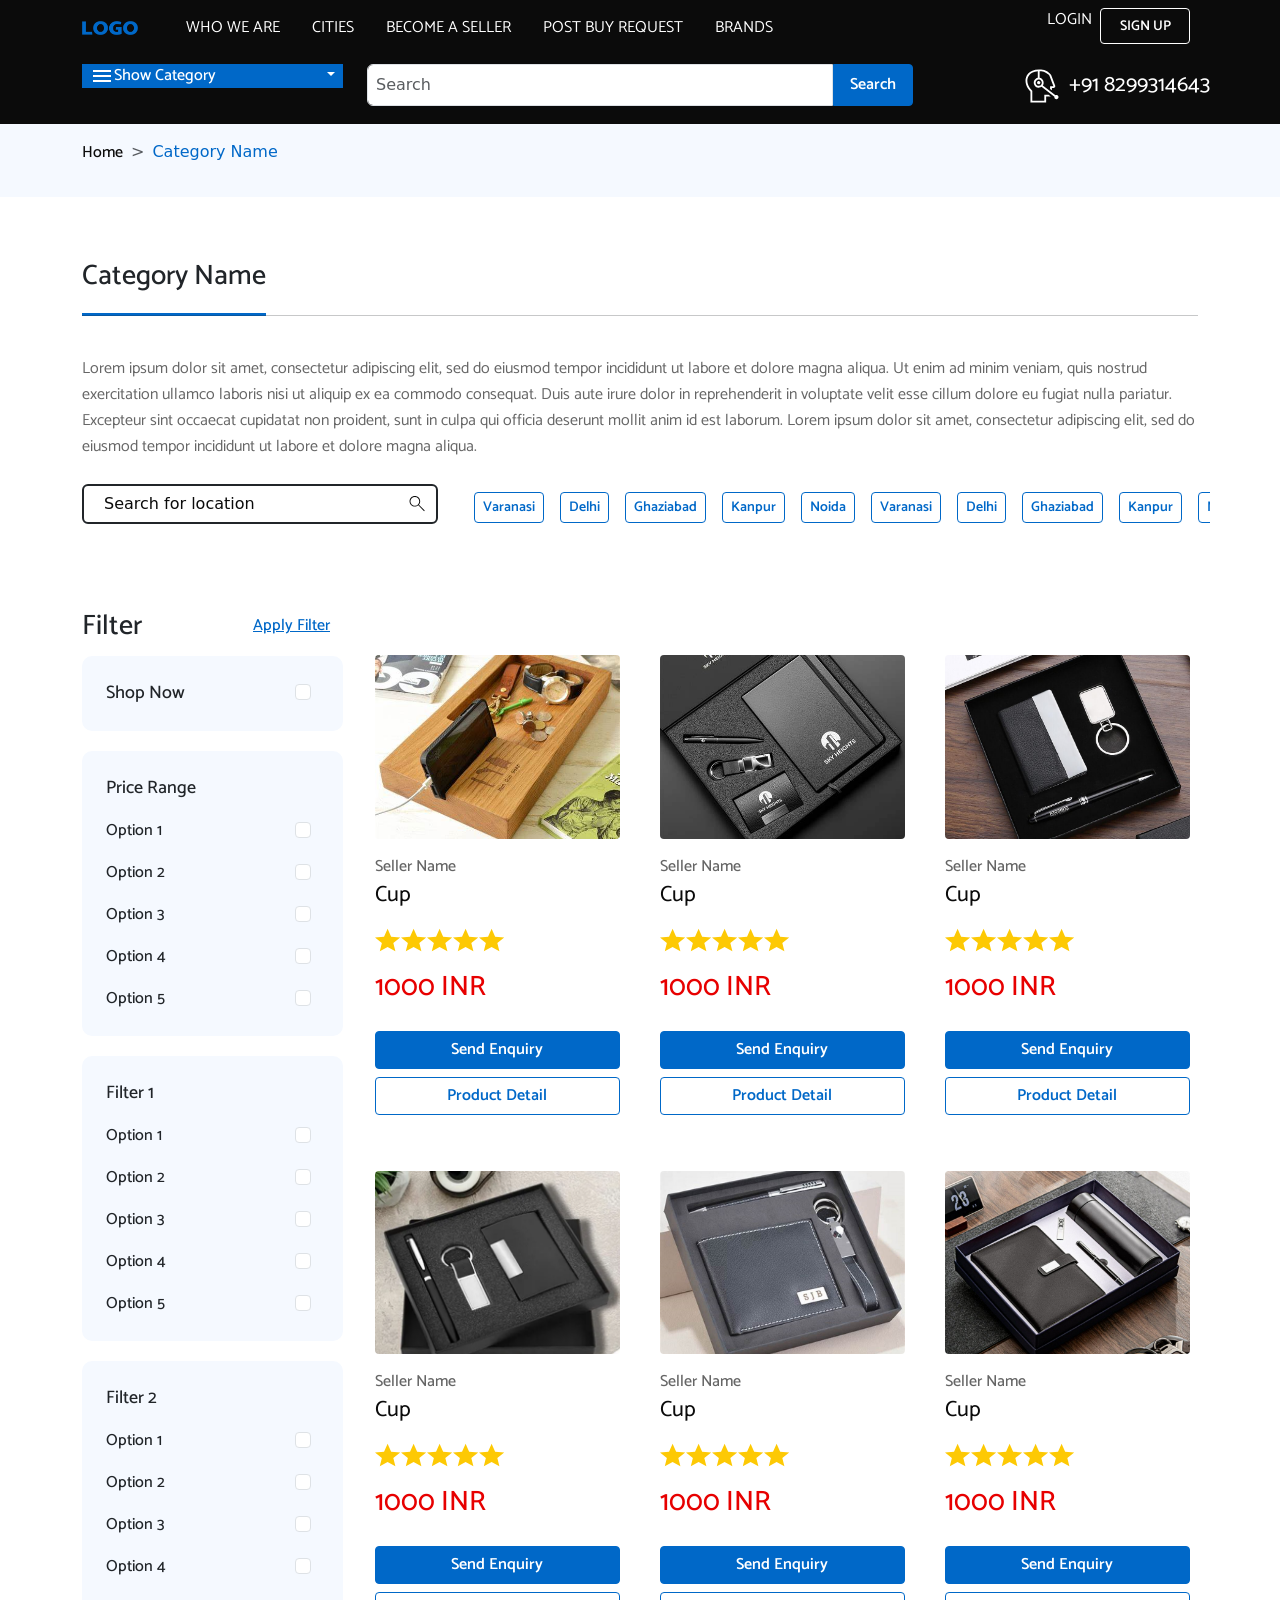
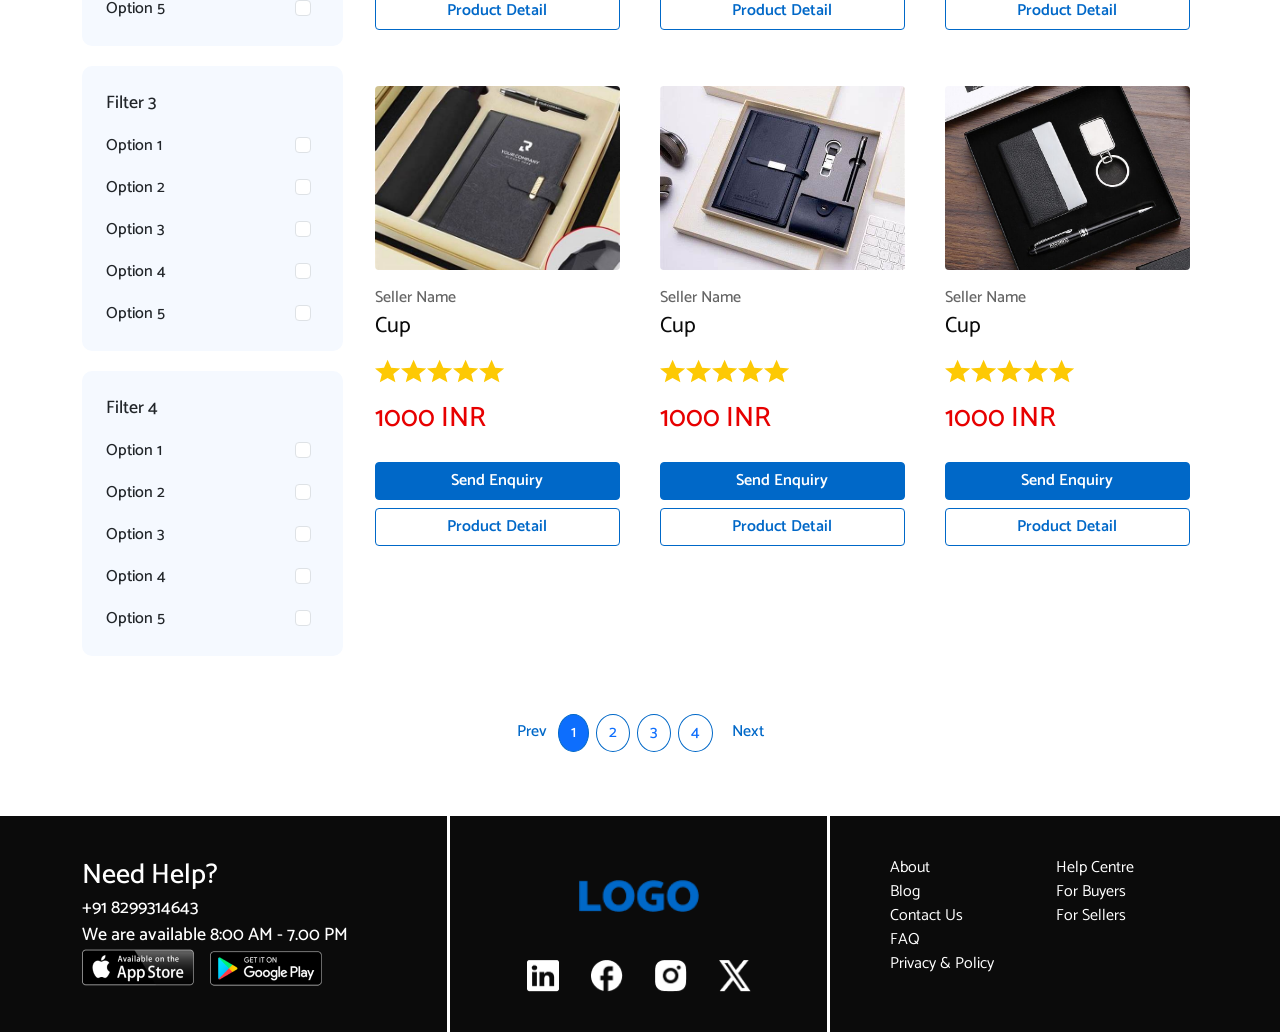
<file: CategoryYouMayLike.html>
<!DOCTYPE html>

<html>

<head>
  <meta charset="UTF-8">

  <meta name="viewport" content="width=device-width, initial-scale=1.0, shrink-to-fit=no">

  <title>Corporate Gifting</title>

  <link href="https://cdn.jsdelivr.net/npm/bootstrap@5.1.3/dist/css/bootstrap.min.css" rel="stylesheet"
    integrity="sha384-1BmE4kWBq78iYhFldvKuhfTAU6auU8tT94WrHftjDbrCEXSU1oBoqyl2QvZ6jIW3" crossorigin="anonymous">

  <link rel="preconnect" href="https://fonts.googleapis.com">

  <link rel="preconnect" href="https://fonts.gstatic.com" crossorigin>

  <link href="https://fonts.googleapis.com/css2?family=Catamaran:wght@100..900&display=swap" rel="stylesheet">

  <link href="css2/style.css" rel="stylesheet">

  <link href="css2/responsive.css" rel="stylesheet">

  <link rel="stylesheet" href="https://cdnjs.cloudflare.com/ajax/libs/font-awesome/4.7.0/css/font-awesome.min.css">
  <link rel="stylesheet" href="https://cdnjs.cloudflare.com/ajax/libs/OwlCarousel2/2.3.4/assets/owl.carousel.min.css"
    integrity="sha512-tS3S5qG0BlhnQROyJXvNjeEM4UpMXHrQfTGmbQ1gKmelCxlSEBUaxhRBj/EFTzpbP4RVSrpEikbmdJobCvhE3g=="
    crossorigin="anonymous" referrerpolicy="no-referrer" />

  <link rel="stylesheet"
    href="https://cdnjs.cloudflare.com/ajax/libs/OwlCarousel2/2.3.4/assets/owl.theme.default.min.css"
    integrity="sha512-sMXtMNL1zRzolHYKEujM2AqCLUR9F2C4/05cdbxjjLSRvMQIciEPCQZo++nk7go3BtSuK9kfa/s+a4f4i5pLkw=="
    crossorigin="anonymous" referrerpolicy="no-referrer" />

</head>

<body>

  <!--Header-->
  <header>
    <nav class="navbar navbar-expand-lg navbar-light">
      <div class="container">
        <a class="navbar-brand" href="index.html"><img src="images/LOGO.png" alt="logoimage"
            style="width: 56px; height: 14px;"></a>
        <button class="navbar-toggler" type="button" data-bs-toggle="collapse" data-bs-target="#navbarNav"
          aria-controls="navbarNav" aria-expanded="false" aria-label="Toggle navigation">
          <svg width="24" height="24" viewBox="0 0 24 24" fill="none" xmlns="http://www.w3.org/2000/svg">
            <g id="Icons/menu_24px">
              <path id="icon" fill-rule="evenodd" clip-rule="evenodd"
                d="M3 8V6H21V8H3ZM3 13H21V11H3V13ZM3 18H21V16H3V18Z" fill="white" />
            </g>
          </svg>
        </button>
        <div class="collapse navbar-collapse" id="navbarNav">
          <div class="d-flex justify-content-between flex-column flex-lg-row" style="width: 100%;">
            <ul class="navbar-nav me-auto mb-2 mb-lg-0">
              <li class="nav-item ">
                <a class="nav-link text-white active" aria-current="page" href="#"></a>
              </li>
              <li class="nav-item mx-2">
                <a class="nav-link text-white" href="Whoweare.html">WHO WE ARE</a>
              </li>
              <li class="nav-item mx-2">
                <a class="nav-link text-white" href="#">CITIES</a>
              </li>
              <li class="nav-item mx-2">
                <a class="nav-link text-white" href="#">BECOME A SELLER</a>
              </li>
              <li class="nav-item mx-2">
                <a class="nav-link text-white" href="#">POST BUY REQUEST</a>
              </li>
              <li class="nav-item mx-2">
                <a class="nav-link text-white" href="#">BRANDS</a>
              </li>
            </ul>
            <div class="d-flex flex-column flex-lg-row">
              <a class="nav-link" href="#">LOGIN</a>
              <button class="btn btn-outline-secondary btn-sm px-3 mx-2"
                style="border-radius: 4px; height: 36px; width: 90px;" type="button">SIGN UP</button>
            </div>
          </div>
        </div>
      </div>
    </nav>
  </header>
  <section class="header-search pt-5">
    <div class="container">
      <div class="row d-flex flex-column-reverse flex-lg-row py-3">
        <div class="col-xl-3 col-lg-4 py-2 py-lg-0">
          <div class="d-flex align-items-center justify-content-between px-2 " style="background-color: #0068C8;">
            <h6 class="text-white " style="margin-bottom: 0; width: 100%;"> <svg width="24" height="24"
                viewBox="0 0 24 24" fill="none" xmlns="http://www.w3.org/2000/svg">
                <g id="Icons/menu_24px">
                  <path id="icon" fill-rule="evenodd" clip-rule="evenodd"
                    d="M3 8V6H21V8H3ZM3 13H21V11H3V13ZM3 18H21V16H3V18Z" fill="white" />
                </g>
              </svg>Show Category</h6>
            <div class="nav-item dropdown">
              <a class="nav-link dropdown-toggle" style="color: white;" href="#" id="navbarDropdown" role="button"
                data-bs-toggle="dropdown" aria-expanded="false"></a>
              <ul class="dropdown-menu" aria-labelledby="navbarDropdown">
                <li><a class="dropdown-item" href="#">Action</a></li>
                <li><a class="dropdown-item" href="#">Another action</a></li>
                <li>
                  <hr class="dropdown-divider">
                </li>
                <li><a class="dropdown-item" href="#">Something else here</a></li>
              </ul>
            </div>
          </div>
        </div>
        <div class="col-xl-6 col-lg-5 py-2 py-lg-0">
          <form class="d-flex">
            <input class="form-control p-2"
              style="height:max-content; border-top-right-radius: 0px; border-bottom-right-radius: 0px;" type="search"
              placeholder="Search" aria-label="Search">
            <button class="btn btn-primary btn-md px-3"
              style="border-radius: 4px; border-color: #0068C8; border-top-left-radius: 0px; border-bottom-left-radius: 0px;"
              type="submit">Search</button>
          </form>
        </div>
        <div class="col-xl-3 col-lg-3 d-none d-lg-flex justify-content-end p-0 py-2 py-lg-0">
          <h4 class="text-white"><svg width="44" height="44" viewBox="0 0 44 44" fill="none"
              xmlns="http://www.w3.org/2000/svg">
              <path
                d="M18.7032 20.3518C18.9199 20.3518 19.1346 20.3091 19.3348 20.2262C19.535 20.1432 19.717 20.0217 19.8702 19.8684C20.0235 19.7152 20.1451 19.5332 20.228 19.333C20.311 19.1327 20.3537 18.9181 20.3537 18.7014C20.3537 18.4846 20.311 18.27 20.228 18.0698C20.1451 17.8695 20.0235 17.6876 19.8702 17.5343C19.717 17.3811 19.535 17.2595 19.3348 17.1765C19.1346 17.0936 18.9199 17.0509 18.7032 17.0509C18.2655 17.0509 17.8457 17.2248 17.5361 17.5343C17.2266 17.8438 17.0527 18.2636 17.0527 18.7014C17.0527 19.1391 17.2266 19.5589 17.5361 19.8684C17.8457 20.1779 18.2655 20.3518 18.7032 20.3518Z"
                fill="white" />
              <path fill-rule="evenodd" clip-rule="evenodd"
                d="M10.4592 27.5073V38.5H26.1452V32.5307H30.0804C30.3261 32.5307 30.5607 32.4821 30.7743 32.395L28.5927 30.6973H24.3118V36.6667H12.2916V26.7685L11.7782 26.2359C10.2749 24.673 7.33333 21.0201 7.33333 16.4771C7.33333 14.9829 7.89708 12.6949 9.59383 10.8029C11.0907 9.13367 13.6024 7.62667 17.7861 7.37183V13.8343C17.0627 13.9714 16.379 14.2682 15.7848 14.7029C15.1906 15.1377 14.7009 15.6995 14.3513 16.3475C14.0017 16.9955 13.8011 17.7133 13.764 18.4486C13.727 19.184 13.8544 19.9183 14.1371 20.5982C14.4197 21.278 14.8505 21.8862 15.398 22.3785C15.9455 22.8708 16.5959 23.2348 17.3018 23.4439C18.0078 23.653 18.7515 23.702 19.4788 23.5874C20.206 23.4727 20.8986 23.1972 21.5059 22.781L34.4034 32.7938C34.324 33.252 34.4017 33.7237 34.6241 34.1322C34.8465 34.5407 35.2004 34.8621 35.6285 35.0441C36.0565 35.2261 36.5335 35.2581 36.982 35.1349C37.4305 35.0117 37.8241 34.7405 38.0991 34.3654C38.3741 33.9902 38.5142 33.5332 38.4966 33.0684C38.4791 32.6036 38.305 32.1584 38.0026 31.805C37.7001 31.4516 37.2872 31.2109 36.8307 31.1218C36.3741 31.0327 35.9009 31.1005 35.4878 31.3142L22.8067 21.4683C23.2653 20.7883 23.5479 20.0049 23.629 19.1886C23.71 18.3724 23.587 17.5487 23.271 16.7918C22.955 16.0348 22.4559 15.3682 21.8185 14.8518C21.1811 14.3354 20.4255 13.9855 19.6194 13.8334V7.33883C21.9505 7.38192 23.5657 7.6945 24.7876 8.15283C26.0819 8.63867 27.0417 9.32617 28.0087 10.2218L28.1389 10.3428C29.0868 11.2209 29.3691 11.4831 29.5295 11.9103L33.4097 22.2411H30.0804V24.8884L31.9137 26.3138V24.0744H33.4097C33.706 24.0748 33.998 24.0034 34.2605 23.8661C34.5231 23.7289 34.7485 23.53 34.9173 23.2866C35.0861 23.0431 35.1934 22.7623 35.2299 22.4683C35.2663 22.1743 35.2309 21.8758 35.1267 21.5985L31.2455 11.2649C30.9256 10.4124 30.3068 9.84408 29.5277 9.12908L29.2554 8.87792C27.0875 6.86767 24.6207 5.5 19.0648 5.5C8.2555 5.5 5.5 12.7188 5.5 16.4771C5.5 21.7635 8.87608 25.8647 10.4592 27.5073ZM18.7027 21.8176C19.1122 21.8176 19.5176 21.7371 19.8958 21.5804C20.2741 21.4238 20.6178 21.1942 20.9073 20.9048C21.1969 20.6153 21.4266 20.2717 21.5833 19.8935C21.74 19.5153 21.8207 19.1099 21.8208 18.7005C21.8209 18.2911 21.7403 17.8856 21.5837 17.5074C21.427 17.1291 21.1974 16.7854 20.908 16.4959C20.6185 16.2063 20.2749 15.9766 19.8967 15.8199C19.5185 15.6632 19.1131 15.5825 18.7037 15.5824C17.8768 15.5824 17.0839 15.9109 16.4992 16.4955C15.9145 17.0802 15.5861 17.8732 15.5861 18.7C15.5861 19.5268 15.9145 20.3198 16.4992 20.9045C17.0839 21.4891 17.8759 21.8176 18.7027 21.8176Z"
                fill="white" />
            </svg>
            +91 8299314643</h4>
        </div>
      </div>
    </div>
  </section>

  <!--Breadcumb-->
  <section class="breadcrumb mb-0 breadcrumb-wrapper d-none d-md-block">
    <div class="container">
      <div class="row">
        <nav style="--bs-breadcrumb-divider: '>';" aria-label="breadcrumb">
          <ol class="breadcrumb">
            <li class="breadcrumb-item"><a class="text-decoration-none" href="index.html"
                style="color: var(--black-color);">Home</a></li>
            <li class="breadcrumb-item active d-block" aria-current="page" style="color:var(--primary-color)">Category Name</li>
          </ol>
        </nav>
      </div>
    </div>
  </section>

  <!--Description about category-->

  <section class="Category-content wrapper">
    <div class="container">
      <h3>Category Name</h3>
      <div>
        <div class="extra-line"></div>
        <hr>
      </div>
      <p class="d-lg-flex d-none">Lorem ipsum dolor sit amet, consectetur adipiscing elit,
        sed do eiusmod tempor incididunt ut labore et dolore magna aliqua. Ut enim ad minim veniam, quis nostrud
        exercitation ullamco
        laboris nisi ut aliquip ex ea commodo consequat. Duis aute irure dolor in reprehenderit in voluptate velit esse
        cillum dolore eu
        fugiat nulla pariatur. Excepteur sint occaecat cupidatat non proident, sunt in culpa qui officia deserunt mollit
        anim id est
        laborum. Lorem ipsum dolor sit amet, consectetur adipiscing elit, sed do eiusmod tempor incididunt ut labore et
        dolore magna
        aliqua.</p>
      <div class="row mt-4">
        <div class="col-md-4 ">
          <form class="d-flex align-items-center justify-content-between border border-2 border-dark rounded px-2">
            <input class="form-control " type="search" placeholder="Search for location" aria-label="Search">
            <svg width="24" height="25" viewBox="0 0 24 25" fill="none" xmlns="http://www.w3.org/2000/svg">
              <path
                d="M19.4856 20.7586L13.2236 14.4966C12.7236 14.9226 12.1486 15.2523 11.4986 15.4856C10.8486 15.719 10.1953 15.8356 9.53859 15.8356C7.93726 15.8356 6.58193 15.2813 5.47259 14.1726C4.36326 13.064 3.80859 11.709 3.80859 10.1076C3.80859 8.5063 4.36259 7.15063 5.47059 6.04063C6.57859 4.93063 7.93326 4.37496 9.53459 4.37363C11.1359 4.3723 12.4919 4.92696 13.6026 6.03763C14.7133 7.1483 15.2686 8.50396 15.2686 10.1046C15.2686 10.7993 15.1456 11.4716 14.8996 12.1216C14.6536 12.7716 14.3303 13.3276 13.9296 13.7896L20.1916 20.0506L19.4856 20.7586ZM9.53959 14.8346C10.8663 14.8346 11.9863 14.378 12.8996 13.4646C13.8129 12.5513 14.2696 11.431 14.2696 10.1036C14.2696 8.7763 13.8129 7.6563 12.8996 6.74363C11.9863 5.83096 10.8663 5.3743 9.53959 5.37363C8.21293 5.37296 7.09259 5.82963 6.17859 6.74363C5.26459 7.65763 4.80793 8.77763 4.80859 10.1036C4.80926 11.4296 5.26593 12.5496 6.17859 13.4636C7.09126 14.3776 8.21126 14.8343 9.53859 14.8336"
                fill="#0B0B0B" />
            </svg>
          </form>
        </div>
        <div class="col-md-8 d-flex flex-row flex-nowrap px-3 mt-4 mt-md-0">
          <button class="btn btn-outline-primary btn-sm m-2">Varanasi</button>
          <button class="btn  btn-outline-primary btn-sm  m-2">Delhi</button>
          <button class="btn  btn-outline-primary btn-sm m-2">Ghaziabad</button>
          <button class="btn  btn-outline-primary btn-sm m-2">Kanpur</button>
          <button class="btn  btn-outline-primary btn-sm m-2">Noida</button>
          <button class="btn  btn-outline-primary btn-sm m-2">Varanasi</button>
          <button class="btn  btn-outline-primary btn-sm  m-2">Delhi</button>
          <button class="btn btn-outline-primary btn-sm m-2">Ghaziabad</button>
          <button class="btn  btn-outline-primary btn-sm m-2">Kanpur</button>
          <button class="btn  btn-outline-primary btn-sm m-2">Noida</button>
          <button class="btn  btn-outline-primary btn-sm m-2">Varanasi</button>
          <button class="btn  btn-outline-primary btn-sm  m-2">Delhi</button>
          <button class="btn  btn-outline-primary btn-sm m-2">Ghaziabad</button>
          <button class="btn  btn-outline-primary btn-sm m-2">Kanpur</button>
          <button class="btn  btn-outline-primary btn-sm m-2">Noida</button>
        </div>
      </div>      
  </section>

  <section class="Category-content-products">
    <div class="container">
      <div class="row">
        <div class="d-flex justify-content-start mb-3">
          <button class="btn d-lg-none btn-side-nav btn-link" type="button" data-bs-toggle="offcanvas"
            data-bs-target="#offcanvasExample" aria-controls="offcanvasExample">
            Filter
          </button>
        </div>

        <div class="offcanvas offcanvas-start" tabindex="-1" id="offcanvasExample"
          aria-labelledby="offcanvasExampleLabel">
          <div class="offcanvas-header d-flex justify-content-end">
           <button type="button" class="btn-close text-reset" data-bs-dismiss="offcanvas" aria-label="Close"></button>
          </div>
          <div class="offcanvas-body">
            <div class="d-flex justify-content-between ">
              <h3>Filter</h3>
              <button id="myButton" class="btn btn-link">Apply Filter</button>
            </div>
           <div class="filter-wrapper">
              <div class="d-flex justify-content-between p-2">
                <div class="filter">
                  <label class="form-check-label" for="flexCheckDefault">
                    <h5>Shop Now</h5>
                  </label>
                </div>
                <div class="form-check">
                  <input class="form-check-input" type="checkbox" value="" id="flexCheckDefault">
                </div>
              </div>
            </div>
            <div class="filter-wrapper">
              <h5 class="p-2">Price Range</h5>
              <div class="d-flex justify-content-between p-2">
                <div class="filter">
                  <label class="form-check-label" for="flexCheckDefault">
                    <h6>Option 1</h6>
                  </label>
                </div>
                <div class="form-check">
                  <input class="form-check-input" type="checkbox" value="" id="flexCheckDefault">
                </div>
              </div>
              <div class="d-flex justify-content-between p-2">
                <div class="filter">
                  <label class="form-check-label" for="flexCheckDefault">
                    <h6>Option 2</h6>
                  </label>
                </div>
                <div class="form-check">
                  <input class="form-check-input" type="checkbox" value="" id="flexCheckDefault">
                </div>
              </div>
              <div class="d-flex justify-content-between p-2">
                <div class="filter">
                  <label class="form-check-label" for="flexCheckDefault">
                    <h6>Option 3</h6>
                  </label>
                </div>
                <div class="form-check">
                  <input class="form-check-input" type="checkbox" value="" id="flexCheckDefault">
                </div>
              </div>
              <div class="d-flex justify-content-between p-2">
                <div class="filter">
                  <label class="form-check-label" for="flexCheckDefault">
                    <h6>Option 4</h6>
                  </label>
                </div>
                <div class="form-check">
                  <input class="form-check-input" type="checkbox" value="" id="flexCheckDefault">
                </div>
              </div>
              <div class="d-flex justify-content-between p-2">
                <div class="filter">
                  <label class="form-check-label" for="flexCheckDefault">
                    <h6>Option 5</h6>
                  </label>
                </div>
                <div class="form-check">
                  <input class="form-check-input" type="checkbox" value="" id="flexCheckDefault">
                </div>
              </div>
            </div>
            <div class="filter-wrapper">
              <h5 class="p-2">Filter 1</h5>
              <div class="d-flex justify-content-between p-2">
                <div class="filter">
                  <label class="form-check-label" for="flexCheckDefault">
                    <h6>Option 1</h6>
                  </label>
                </div>
                <div class="form-check">
                  <input class="form-check-input" type="checkbox" value="" id="flexCheckDefault">
                </div>
              </div>
              <div class="d-flex justify-content-between p-2">
                <div class="filter">
                  <label class="form-check-label" for="flexCheckDefault">
                    <h6>Option 2</h6>
                  </label>
                </div>
                <div class="form-check">
                  <input class="form-check-input" type="checkbox" value="" id="flexCheckDefault">
                </div>
              </div>
              <div class="d-flex justify-content-between p-2">
                <div class="filter">
                  <label class="form-check-label" for="flexCheckDefault">
                    <h6>Option 3</h6>
                  </label>
                </div>
                <div class="form-check">
                  <input class="form-check-input" type="checkbox" value="" id="flexCheckDefault">
                </div>
              </div>
              <div class="d-flex justify-content-between p-2">
                <div class="filter">
                  <label class="form-check-label" for="flexCheckDefault">
                    <h6>Option 4</h6>
                  </label>
                </div>
                <div class="form-check">
                  <input class="form-check-input" type="checkbox" value="" id="flexCheckDefault">
                </div>
              </div>
              <div class="d-flex justify-content-between p-2">
                <div class="filter">
                  <label class="form-check-label" for="flexCheckDefault">
                    <h6>Option 5</h6>
                  </label>
                </div>
                <div class="form-check">
                  <input class="form-check-input" type="checkbox" value="" id="flexCheckDefault">
                </div>
              </div>
            </div>
            <div class="filter-wrapper">
              <h5 class="p-2">Filter 2</h5>
              <div class="d-flex justify-content-between p-2">
                <div class="filter">
                  <label class="form-check-label" for="flexCheckDefault">
                    <h6>Option 1</h6>
                  </label>
                </div>
                <div class="form-check">
                  <input class="form-check-input" type="checkbox" value="" id="flexCheckDefault">
                </div>
              </div>
              <div class="d-flex justify-content-between p-2">
                <div class="filter">
                  <label class="form-check-label" for="flexCheckDefault">
                    <h6>Option 2</h6>
                  </label>
                </div>
                <div class="form-check">
                  <input class="form-check-input" type="checkbox" value="" id="flexCheckDefault">
                </div>
              </div>
              <div class="d-flex justify-content-between p-2">
                <div class="filter">
                  <label class="form-check-label" for="flexCheckDefault">
                    <h6>Option 3</h6>
                  </label>
                </div>
                <div class="form-check">
                  <input class="form-check-input" type="checkbox" value="" id="flexCheckDefault">
                </div>
              </div>
              <div class="d-flex justify-content-between p-2">
                <div class="filter">
                  <label class="form-check-label" for="flexCheckDefault">
                    <h6>Option 4</h6>
                  </label>
                </div>
                <div class="form-check">
                  <input class="form-check-input" type="checkbox" value="" id="flexCheckDefault">
                </div>
              </div>
              <div class="d-flex justify-content-between p-2">
                <div class="filter">
                  <label class="form-check-label" for="flexCheckDefault">
                    <h6>Option 5</h6>
                  </label>
                </div>
                <div class="form-check">
                  <input class="form-check-input" type="checkbox" value="" id="flexCheckDefault">
                </div>
              </div>
            </div>
            <div class="filter-wrapper">
              <h5 class="p-2">Filter 3</h5>
              <div class="d-flex justify-content-between p-2">
                <div class="filter">
                  <label class="form-check-label" for="flexCheckDefault">
                    <h6>Option 1</h6>
                  </label>
                </div>
                <div class="form-check">
                  <input class="form-check-input" type="checkbox" value="" id="flexCheckDefault">
                </div>
              </div>
              <div class="d-flex justify-content-between p-2">
                <div class="filter">
                  <label class="form-check-label" for="flexCheckDefault">
                    <h6>Option 2</h6>
                  </label>
                </div>
                <div class="form-check">
                  <input class="form-check-input" type="checkbox" value="" id="flexCheckDefault">
                </div>
              </div>
              <div class="d-flex justify-content-between p-2">
                <div class="filter">
                  <label class="form-check-label" for="flexCheckDefault">
                    <h6>Option 3</h6>
                  </label>
                </div>
                <div class="form-check">
                  <input class="form-check-input" type="checkbox" value="" id="flexCheckDefault">
                </div>
              </div>
              <div class="d-flex justify-content-between p-2">
                <div class="filter">
                  <label class="form-check-label" for="flexCheckDefault">
                    <h6>Option 4</h6>
                  </label>
                </div>
                <div class="form-check">
                  <input class="form-check-input" type="checkbox" value="" id="flexCheckDefault">
                </div>
              </div>
              <div class="d-flex justify-content-between p-2">
                <div class="filter">
                  <label class="form-check-label" for="flexCheckDefault">
                    <h6>Option 5</h6>
                  </label>
                </div>
                <div class="form-check">
                  <input class="form-check-input" type="checkbox" value="" id="flexCheckDefault">
                </div>
              </div>
            </div>
           <div class="filter-wrapper">
              <h5 class="p-2">Filter 4</h5>
              <div class="d-flex justify-content-between p-2">
                <div class="filter">
                  <label class="form-check-label" for="flexCheckDefault">
                    <h6>Option 1</h6>
                  </label>
                </div>
                <div class="form-check">
                  <input class="form-check-input" type="checkbox" value="" id="flexCheckDefault">
                </div>
              </div>
              <div class="d-flex justify-content-between p-2">
                <div class="filter">
                  <label class="form-check-label" for="flexCheckDefault">
                    <h6>Option 2</h6>
                  </label>
                </div>
                <div class="form-check">
                  <input class="form-check-input" type="checkbox" value="" id="flexCheckDefault">
                </div>
              </div>
              <div class="d-flex justify-content-between p-2">
                <div class="filter">
                  <label class="form-check-label" for="flexCheckDefault">
                    <h6>Option 3</h6>
                  </label>
                </div>
                <div class="form-check">
                  <input class="form-check-input" type="checkbox" value="" id="flexCheckDefault">
                </div>
              </div>
              <div class="d-flex justify-content-between p-2">
                <div class="filter">
                  <label class="form-check-label" for="flexCheckDefault">
                    <h6>Option 4</h6>
                  </label>
                </div>
                <div class="form-check">
                  <input class="form-check-input" type="checkbox" value="" id="flexCheckDefault">
                </div>
              </div>
              <div class="d-flex justify-content-between p-2">
                <div class="filter">
                  <label class="form-check-label" for="flexCheckDefault">
                    <h6>Option 5</h6>
                  </label>
                </div>
                <div class="form-check">
                  <input class="form-check-input" type="checkbox" value="" id="flexCheckDefault">
                </div>
              </div>
            </div>
          </div>
        </div>

        <div class="col-lg-3 d-none d-lg-flex flex-column">
          <div class="d-flex justify-content-between ">
            <h3>Filter</h3>
            <button id="myButton" class="btn btn-link">Apply Filter</button>
          </div>

          <div class="filter-wrapper">
            <div class="d-flex justify-content-between p-2">
              <div class="filter">
                <label class="form-check-label" for="flexCheckDefault">
                  <h5>Shop Now</h5>
                </label>
              </div>
              <div class="form-check">
                <input class="form-check-input" type="checkbox" value="" id="flexCheckDefault">
              </div>
            </div>
          </div>
          <div class="filter-wrapper">
            <h5 class="p-2">Price Range</h5>
            <div class="d-flex justify-content-between p-2">
              <div class="filter">
                <label class="form-check-label" for="flexCheckDefault">
                  <h6>Option 1</h6>
                </label>
              </div>
              <div class="form-check">
                <input class="form-check-input" type="checkbox" value="" id="flexCheckDefault">
              </div>
            </div>
            <div class="d-flex justify-content-between p-2">
              <div class="filter">
                <label class="form-check-label" for="flexCheckDefault">
                  <h6>Option 2</h6>
                </label>
              </div>
              <div class="form-check">
                <input class="form-check-input" type="checkbox" value="" id="flexCheckDefault">
              </div>
            </div>
            <div class="d-flex justify-content-between p-2">
              <div class="filter">
                <label class="form-check-label" for="flexCheckDefault">
                  <h6>Option 3</h6>
                </label>
              </div>
              <div class="form-check">
                <input class="form-check-input" type="checkbox" value="" id="flexCheckDefault">
              </div>
            </div>
            <div class="d-flex justify-content-between p-2">
              <div class="filter">
                <label class="form-check-label" for="flexCheckDefault">
                  <h6>Option 4</h6>
                </label>
              </div>
              <div class="form-check">
                <input class="form-check-input" type="checkbox" value="" id="flexCheckDefault">
              </div>
            </div>
            <div class="d-flex justify-content-between p-2">
              <div class="filter">
                <label class="form-check-label" for="flexCheckDefault">
                  <h6>Option 5</h6>
                </label>
              </div>
              <div class="form-check">
                <input class="form-check-input" type="checkbox" value="" id="flexCheckDefault">
              </div>
            </div>
          </div>
          <div class="filter-wrapper">
            <h5 class="p-2">Filter 1</h5>
            <div class="d-flex justify-content-between p-2">
              <div class="filter">
                <label class="form-check-label" for="flexCheckDefault">
                  <h6>Option 1</h6>
                </label>
              </div>
              <div class="form-check">
                <input class="form-check-input" type="checkbox" value="" id="flexCheckDefault">
              </div>
            </div>
            <div class="d-flex justify-content-between p-2">
              <div class="filter">
                <label class="form-check-label" for="flexCheckDefault">
                  <h6>Option 2</h6>
                </label>
              </div>
              <div class="form-check">
                <input class="form-check-input" type="checkbox" value="" id="flexCheckDefault">
              </div>
            </div>
            <div class="d-flex justify-content-between p-2">
              <div class="filter">
                <label class="form-check-label" for="flexCheckDefault">
                  <h6>Option 3</h6>
                </label>
              </div>
              <div class="form-check">
                <input class="form-check-input" type="checkbox" value="" id="flexCheckDefault">
              </div>
            </div>
            <div class="d-flex justify-content-between p-2">
              <div class="filter">
                <label class="form-check-label" for="flexCheckDefault">
                  <h6>Option 4</h6>
                </label>
              </div>
              <div class="form-check">
                <input class="form-check-input" type="checkbox" value="" id="flexCheckDefault">
              </div>
            </div>
            <div class="d-flex justify-content-between p-2">
              <div class="filter">
                <label class="form-check-label" for="flexCheckDefault">
                  <h6>Option 5</h6>
                </label>
              </div>
              <div class="form-check">
                <input class="form-check-input" type="checkbox" value="" id="flexCheckDefault">
              </div>
            </div>
          </div>
          <div class="filter-wrapper">
            <h5 class="p-2">Filter 2</h5>
            <div class="d-flex justify-content-between p-2">
              <div class="filter">
                <label class="form-check-label" for="flexCheckDefault">
                  <h6>Option 1</h6>
                </label>
              </div>
              <div class="form-check">
                <input class="form-check-input" type="checkbox" value="" id="flexCheckDefault">
              </div>
            </div>
            <div class="d-flex justify-content-between p-2">
              <div class="filter">
                <label class="form-check-label" for="flexCheckDefault">
                  <h6>Option 2</h6>
                </label>
              </div>
              <div class="form-check">
                <input class="form-check-input" type="checkbox" value="" id="flexCheckDefault">
              </div>
            </div>
            <div class="d-flex justify-content-between p-2">
              <div class="filter">
                <label class="form-check-label" for="flexCheckDefault">
                  <h6>Option 3</h6>
                </label>
              </div>
              <div class="form-check">
                <input class="form-check-input" type="checkbox" value="" id="flexCheckDefault">
              </div>
            </div>
            <div class="d-flex justify-content-between p-2">
              <div class="filter">
                <label class="form-check-label" for="flexCheckDefault">
                  <h6>Option 4</h6>
                </label>
              </div>
              <div class="form-check">
                <input class="form-check-input" type="checkbox" value="" id="flexCheckDefault">
              </div>
            </div>
            <div class="d-flex justify-content-between p-2">
              <div class="filter">
                <label class="form-check-label" for="flexCheckDefault">
                  <h6>Option 5</h6>
                </label>
              </div>
              <div class="form-check">
                <input class="form-check-input" type="checkbox" value="" id="flexCheckDefault">
              </div>
            </div>
          </div>
          <div class="filter-wrapper">
            <h5 class="p-2">Filter 3</h5>
            <div class="d-flex justify-content-between p-2">
              <div class="filter">
                <label class="form-check-label" for="flexCheckDefault">
                  <h6>Option 1</h6>
                </label>
              </div>
              <div class="form-check">
                <input class="form-check-input" type="checkbox" value="" id="flexCheckDefault">
              </div>
            </div>
            <div class="d-flex justify-content-between p-2">
              <div class="filter">
                <label class="form-check-label" for="flexCheckDefault">
                  <h6>Option 2</h6>
                </label>
              </div>
              <div class="form-check">
                <input class="form-check-input" type="checkbox" value="" id="flexCheckDefault">
              </div>
            </div>
            <div class="d-flex justify-content-between p-2">
              <div class="filter">
                <label class="form-check-label" for="flexCheckDefault">
                  <h6>Option 3</h6>
                </label>
              </div>
              <div class="form-check">
                <input class="form-check-input" type="checkbox" value="" id="flexCheckDefault">
              </div>
            </div>
            <div class="d-flex justify-content-between p-2">
              <div class="filter">
                <label class="form-check-label" for="flexCheckDefault">
                  <h6>Option 4</h6>
                </label>
              </div>
              <div class="form-check">
                <input class="form-check-input" type="checkbox" value="" id="flexCheckDefault">
              </div>
            </div>
            <div class="d-flex justify-content-between p-2">
              <div class="filter">
                <label class="form-check-label" for="flexCheckDefault">
                  <h6>Option 5</h6>
                </label>
              </div>
              <div class="form-check">
                <input class="form-check-input" type="checkbox" value="" id="flexCheckDefault">
              </div>
            </div>
          </div>
          <div class="filter-wrapper">
            <h5 class="p-2">Filter 4</h5>
            <div class="d-flex justify-content-between p-2">
              <div class="filter">
                <label class="form-check-label" for="flexCheckDefault">
                  <h6>Option 1</h6>
                </label>
              </div>
              <div class="form-check">
                <input class="form-check-input" type="checkbox" value="" id="flexCheckDefault">
              </div>
            </div>
            <div class="d-flex justify-content-between p-2">
              <div class="filter">
                <label class="form-check-label" for="flexCheckDefault">
                  <h6>Option 2</h6>
                </label>
              </div>
              <div class="form-check">
                <input class="form-check-input" type="checkbox" value="" id="flexCheckDefault">
              </div>
            </div>
            <div class="d-flex justify-content-between p-2">
              <div class="filter">
                <label class="form-check-label" for="flexCheckDefault">
                  <h6>Option 3</h6>
                </label>
              </div>
              <div class="form-check">
                <input class="form-check-input" type="checkbox" value="" id="flexCheckDefault">
              </div>
            </div>
            <div class="d-flex justify-content-between p-2">
              <div class="filter">
                <label class="form-check-label" for="flexCheckDefault">
                  <h6>Option 4</h6>
                </label>
              </div>
              <div class="form-check">
                <input class="form-check-input" type="checkbox" value="" id="flexCheckDefault">
              </div>
            </div>
            <div class="d-flex justify-content-between p-2">
              <div class="filter">
                <label class="form-check-label" for="flexCheckDefault">
                  <h6>Option 5</h6>
                </label>
              </div>
              <div class="form-check">
                <input class="form-check-input" type="checkbox" value="" id="flexCheckDefault">
              </div>
            </div>
          </div>
        </div>

        <!-- Content Section -->

        <div class="col-lg-9 ">

          <div class="products">
            <div class="page " id="page-1">
              <div class="row">
              <div class="product-box col-lg-4 col-6 py-2">
                <div class="px-2">
                  <img src="images/Product-img1.jpeg" alt="cup" class="image-fluid" >
                  <h6>Seller Name</h6>
                  <h4>Cup</h4>
                  <div class="d-flex">
                    <svg class="rating-homepage" width="26" height="24" viewBox="0 0 26 24" fill="none"
                      xmlns="http://www.w3.org/2000/svg">
                      <path
                        d="M4.805 23.3058L6.87167 15.002L0 9.41926L9.05167 8.68469L12.5967 0.852905L16.1417 8.68313L25.1917 9.4177L18.32 15.0004L20.3883 23.3042L12.5967 18.8968L4.805 23.3058Z"
                        fill="#FDC904" />
                    </svg>
                    <svg class="rating-homepage" width="26" height="24" viewBox="0 0 26 24" fill="none"
                      xmlns="http://www.w3.org/2000/svg">
                      <path
                        d="M4.805 23.3058L6.87167 15.002L0 9.41926L9.05167 8.68469L12.5967 0.852905L16.1417 8.68313L25.1917 9.4177L18.32 15.0004L20.3883 23.3042L12.5967 18.8968L4.805 23.3058Z"
                        fill="#FDC904" />
                    </svg>
                    <svg class="rating-homepage" width="26" height="24" viewBox="0 0 26 24" fill="none"
                      xmlns="http://www.w3.org/2000/svg">
                      <path
                        d="M4.805 23.3058L6.87167 15.002L0 9.41926L9.05167 8.68469L12.5967 0.852905L16.1417 8.68313L25.1917 9.4177L18.32 15.0004L20.3883 23.3042L12.5967 18.8968L4.805 23.3058Z"
                        fill="#FDC904" />
                    </svg>
                    <svg class="rating-homepage" width="26" height="24" viewBox="0 0 26 24" fill="none"
                      xmlns="http://www.w3.org/2000/svg">
                      <path
                        d="M4.805 23.3058L6.87167 15.002L0 9.41926L9.05167 8.68469L12.5967 0.852905L16.1417 8.68313L25.1917 9.4177L18.32 15.0004L20.3883 23.3042L12.5967 18.8968L4.805 23.3058Z"
                        fill="#FDC904" />
                    </svg>
                    <svg class="rating-homepage" width="26" height="24" viewBox="0 0 26 24" fill="none"
                      xmlns="http://www.w3.org/2000/svg">
                      <path
                        d="M4.805 23.3058L6.87167 15.002L0 9.41926L9.05167 8.68469L12.5967 0.852905L16.1417 8.68313L25.1917 9.4177L18.32 15.0004L20.3883 23.3042L12.5967 18.8968L4.805 23.3058Z"
                        fill="#FDC904" />
                    </svg>
                  </div>
                  <h3>1000 INR</h3>
                  <div class="d-flex flex-column">
                    <a href="" class="btn  btn-md btn-primary mb-1" type="button">Send Enquiry</a>
                    <a href="ProductDetail.html" class="btn  btn-md btn-outline-primary mt-1" type="button">Product
                      Detail</a>
                  </div>
                </div>
              </div>   
              <div class="product-box col-lg-4 col-6 py-2">
                <div class="px-2">
                  <img src="images/Product-img2.jpeg" alt="cup" class="image-fluid" >
                  <h6>Seller Name</h6>
                  <h4>Cup</h4>
                  <div class="d-flex">
                    <svg class="rating-homepage" width="26" height="24" viewBox="0 0 26 24" fill="none"
                      xmlns="http://www.w3.org/2000/svg">
                      <path
                        d="M4.805 23.3058L6.87167 15.002L0 9.41926L9.05167 8.68469L12.5967 0.852905L16.1417 8.68313L25.1917 9.4177L18.32 15.0004L20.3883 23.3042L12.5967 18.8968L4.805 23.3058Z"
                        fill="#FDC904" />
                    </svg>
                    <svg class="rating-homepage" width="26" height="24" viewBox="0 0 26 24" fill="none"
                      xmlns="http://www.w3.org/2000/svg">
                      <path
                        d="M4.805 23.3058L6.87167 15.002L0 9.41926L9.05167 8.68469L12.5967 0.852905L16.1417 8.68313L25.1917 9.4177L18.32 15.0004L20.3883 23.3042L12.5967 18.8968L4.805 23.3058Z"
                        fill="#FDC904" />
                    </svg>
                    <svg class="rating-homepage" width="26" height="24" viewBox="0 0 26 24" fill="none"
                      xmlns="http://www.w3.org/2000/svg">
                      <path
                        d="M4.805 23.3058L6.87167 15.002L0 9.41926L9.05167 8.68469L12.5967 0.852905L16.1417 8.68313L25.1917 9.4177L18.32 15.0004L20.3883 23.3042L12.5967 18.8968L4.805 23.3058Z"
                        fill="#FDC904" />
                    </svg>
                    <svg class="rating-homepage" width="26" height="24" viewBox="0 0 26 24" fill="none"
                      xmlns="http://www.w3.org/2000/svg">
                      <path
                        d="M4.805 23.3058L6.87167 15.002L0 9.41926L9.05167 8.68469L12.5967 0.852905L16.1417 8.68313L25.1917 9.4177L18.32 15.0004L20.3883 23.3042L12.5967 18.8968L4.805 23.3058Z"
                        fill="#FDC904" />
                    </svg>
                    <svg class="rating-homepage" width="26" height="24" viewBox="0 0 26 24" fill="none"
                      xmlns="http://www.w3.org/2000/svg">
                      <path
                        d="M4.805 23.3058L6.87167 15.002L0 9.41926L9.05167 8.68469L12.5967 0.852905L16.1417 8.68313L25.1917 9.4177L18.32 15.0004L20.3883 23.3042L12.5967 18.8968L4.805 23.3058Z"
                        fill="#FDC904" />
                    </svg>
                  </div>
                  <h3>1000 INR</h3>
                  <div class="d-flex flex-column">
                    <a href="" class="btn  btn-md btn-primary mb-1" type="button">Send Enquiry</a>
                    <a href="ProductDetail.html" class="btn  btn-md btn-outline-primary mt-1" type="button">Product
                      Detail</a>
                  </div>
                </div>
              </div>   
              <div class="product-box col-lg-4 col-6 py-2">
                <div class="px-2">
                  <img src="images/Product-img3.jpeg" alt="cup" class="image-fluid" >
                  <h6>Seller Name</h6>
                  <h4>Cup</h4>
                  <div class="d-flex">
                    <svg class="rating-homepage" width="26" height="24" viewBox="0 0 26 24" fill="none"
                      xmlns="http://www.w3.org/2000/svg">
                      <path
                        d="M4.805 23.3058L6.87167 15.002L0 9.41926L9.05167 8.68469L12.5967 0.852905L16.1417 8.68313L25.1917 9.4177L18.32 15.0004L20.3883 23.3042L12.5967 18.8968L4.805 23.3058Z"
                        fill="#FDC904" />
                    </svg>
                    <svg class="rating-homepage" width="26" height="24" viewBox="0 0 26 24" fill="none"
                      xmlns="http://www.w3.org/2000/svg">
                      <path
                        d="M4.805 23.3058L6.87167 15.002L0 9.41926L9.05167 8.68469L12.5967 0.852905L16.1417 8.68313L25.1917 9.4177L18.32 15.0004L20.3883 23.3042L12.5967 18.8968L4.805 23.3058Z"
                        fill="#FDC904" />
                    </svg>
                    <svg class="rating-homepage" width="26" height="24" viewBox="0 0 26 24" fill="none"
                      xmlns="http://www.w3.org/2000/svg">
                      <path
                        d="M4.805 23.3058L6.87167 15.002L0 9.41926L9.05167 8.68469L12.5967 0.852905L16.1417 8.68313L25.1917 9.4177L18.32 15.0004L20.3883 23.3042L12.5967 18.8968L4.805 23.3058Z"
                        fill="#FDC904" />
                    </svg>
                    <svg class="rating-homepage" width="26" height="24" viewBox="0 0 26 24" fill="none"
                      xmlns="http://www.w3.org/2000/svg">
                      <path
                        d="M4.805 23.3058L6.87167 15.002L0 9.41926L9.05167 8.68469L12.5967 0.852905L16.1417 8.68313L25.1917 9.4177L18.32 15.0004L20.3883 23.3042L12.5967 18.8968L4.805 23.3058Z"
                        fill="#FDC904" />
                    </svg>
                    <svg class="rating-homepage" width="26" height="24" viewBox="0 0 26 24" fill="none"
                      xmlns="http://www.w3.org/2000/svg">
                      <path
                        d="M4.805 23.3058L6.87167 15.002L0 9.41926L9.05167 8.68469L12.5967 0.852905L16.1417 8.68313L25.1917 9.4177L18.32 15.0004L20.3883 23.3042L12.5967 18.8968L4.805 23.3058Z"
                        fill="#FDC904" />
                    </svg>
                  </div>
                  <h3>1000 INR</h3>
                  <div class="d-flex flex-column">
                    <a href="" class="btn  btn-md btn-primary mb-1" type="button">Send Enquiry</a>
                    <a href="ProductDetail.html" class="btn  btn-md btn-outline-primary mt-1" type="button">Product
                      Detail</a>
                  </div>
                </div>
              </div> 
              <div class="product-box col-lg-4 col-6 py-2">
                <div class="px-2">
                  <img src="images/Product-img4.jpeg" alt="cup" class="image-fluid" >
                  <h6>Seller Name</h6>
                  <h4>Cup</h4>
                  <div class="d-flex">
                    <svg class="rating-homepage" width="26" height="24" viewBox="0 0 26 24" fill="none"
                      xmlns="http://www.w3.org/2000/svg">
                      <path
                        d="M4.805 23.3058L6.87167 15.002L0 9.41926L9.05167 8.68469L12.5967 0.852905L16.1417 8.68313L25.1917 9.4177L18.32 15.0004L20.3883 23.3042L12.5967 18.8968L4.805 23.3058Z"
                        fill="#FDC904" />
                    </svg>
                    <svg class="rating-homepage" width="26" height="24" viewBox="0 0 26 24" fill="none"
                      xmlns="http://www.w3.org/2000/svg">
                      <path
                        d="M4.805 23.3058L6.87167 15.002L0 9.41926L9.05167 8.68469L12.5967 0.852905L16.1417 8.68313L25.1917 9.4177L18.32 15.0004L20.3883 23.3042L12.5967 18.8968L4.805 23.3058Z"
                        fill="#FDC904" />
                    </svg>
                    <svg class="rating-homepage" width="26" height="24" viewBox="0 0 26 24" fill="none"
                      xmlns="http://www.w3.org/2000/svg">
                      <path
                        d="M4.805 23.3058L6.87167 15.002L0 9.41926L9.05167 8.68469L12.5967 0.852905L16.1417 8.68313L25.1917 9.4177L18.32 15.0004L20.3883 23.3042L12.5967 18.8968L4.805 23.3058Z"
                        fill="#FDC904" />
                    </svg>
                    <svg class="rating-homepage" width="26" height="24" viewBox="0 0 26 24" fill="none"
                      xmlns="http://www.w3.org/2000/svg">
                      <path
                        d="M4.805 23.3058L6.87167 15.002L0 9.41926L9.05167 8.68469L12.5967 0.852905L16.1417 8.68313L25.1917 9.4177L18.32 15.0004L20.3883 23.3042L12.5967 18.8968L4.805 23.3058Z"
                        fill="#FDC904" />
                    </svg>
                    <svg class="rating-homepage" width="26" height="24" viewBox="0 0 26 24" fill="none"
                      xmlns="http://www.w3.org/2000/svg">
                      <path
                        d="M4.805 23.3058L6.87167 15.002L0 9.41926L9.05167 8.68469L12.5967 0.852905L16.1417 8.68313L25.1917 9.4177L18.32 15.0004L20.3883 23.3042L12.5967 18.8968L4.805 23.3058Z"
                        fill="#FDC904" />
                    </svg>
                  </div>
                  <h3>1000 INR</h3>
                  <div class="d-flex flex-column">
                    <a href="" class="btn  btn-md btn-primary mb-1" type="button">Send Enquiry</a>
                    <a href="ProductDetail.html" class="btn  btn-md btn-outline-primary mt-1" type="button">Product
                      Detail</a>
                  </div>
                </div>
              </div>   
              <div class="product-box col-lg-4 col-6 py-2">
                <div class="px-2">
                  <img src="images/Product-img5.jpeg" alt="cup" class="image-fluid" >
                  <h6>Seller Name</h6>
                  <h4>Cup</h4>
                  <div class="d-flex">
                    <svg class="rating-homepage" width="26" height="24" viewBox="0 0 26 24" fill="none"
                      xmlns="http://www.w3.org/2000/svg">
                      <path
                        d="M4.805 23.3058L6.87167 15.002L0 9.41926L9.05167 8.68469L12.5967 0.852905L16.1417 8.68313L25.1917 9.4177L18.32 15.0004L20.3883 23.3042L12.5967 18.8968L4.805 23.3058Z"
                        fill="#FDC904" />
                    </svg>
                    <svg class="rating-homepage" width="26" height="24" viewBox="0 0 26 24" fill="none"
                      xmlns="http://www.w3.org/2000/svg">
                      <path
                        d="M4.805 23.3058L6.87167 15.002L0 9.41926L9.05167 8.68469L12.5967 0.852905L16.1417 8.68313L25.1917 9.4177L18.32 15.0004L20.3883 23.3042L12.5967 18.8968L4.805 23.3058Z"
                        fill="#FDC904" />
                    </svg>
                    <svg class="rating-homepage" width="26" height="24" viewBox="0 0 26 24" fill="none"
                      xmlns="http://www.w3.org/2000/svg">
                      <path
                        d="M4.805 23.3058L6.87167 15.002L0 9.41926L9.05167 8.68469L12.5967 0.852905L16.1417 8.68313L25.1917 9.4177L18.32 15.0004L20.3883 23.3042L12.5967 18.8968L4.805 23.3058Z"
                        fill="#FDC904" />
                    </svg>
                    <svg class="rating-homepage" width="26" height="24" viewBox="0 0 26 24" fill="none"
                      xmlns="http://www.w3.org/2000/svg">
                      <path
                        d="M4.805 23.3058L6.87167 15.002L0 9.41926L9.05167 8.68469L12.5967 0.852905L16.1417 8.68313L25.1917 9.4177L18.32 15.0004L20.3883 23.3042L12.5967 18.8968L4.805 23.3058Z"
                        fill="#FDC904" />
                    </svg>
                    <svg class="rating-homepage" width="26" height="24" viewBox="0 0 26 24" fill="none"
                      xmlns="http://www.w3.org/2000/svg">
                      <path
                        d="M4.805 23.3058L6.87167 15.002L0 9.41926L9.05167 8.68469L12.5967 0.852905L16.1417 8.68313L25.1917 9.4177L18.32 15.0004L20.3883 23.3042L12.5967 18.8968L4.805 23.3058Z"
                        fill="#FDC904" />
                    </svg>
                  </div>
                  <h3>1000 INR</h3>
                  <div class="d-flex flex-column">
                    <a href="" class="btn  btn-md btn-primary mb-1" type="button">Send Enquiry</a>
                    <a href="ProductDetail.html" class="btn  btn-md btn-outline-primary mt-1" type="button">Product
                      Detail</a>
                  </div>
                </div>
              </div>   
              <div class="product-box col-lg-4 col-6 py-2">
                <div class="px-2">
                  <img src="images/Product-img6.jpeg" alt="cup" class="image-fluid" >
                  <h6>Seller Name</h6>
                  <h4>Cup</h4>
                  <div class="d-flex">
                    <svg class="rating-homepage" width="26" height="24" viewBox="0 0 26 24" fill="none"
                      xmlns="http://www.w3.org/2000/svg">
                      <path
                        d="M4.805 23.3058L6.87167 15.002L0 9.41926L9.05167 8.68469L12.5967 0.852905L16.1417 8.68313L25.1917 9.4177L18.32 15.0004L20.3883 23.3042L12.5967 18.8968L4.805 23.3058Z"
                        fill="#FDC904" />
                    </svg>
                    <svg class="rating-homepage" width="26" height="24" viewBox="0 0 26 24" fill="none"
                      xmlns="http://www.w3.org/2000/svg">
                      <path
                        d="M4.805 23.3058L6.87167 15.002L0 9.41926L9.05167 8.68469L12.5967 0.852905L16.1417 8.68313L25.1917 9.4177L18.32 15.0004L20.3883 23.3042L12.5967 18.8968L4.805 23.3058Z"
                        fill="#FDC904" />
                    </svg>
                    <svg class="rating-homepage" width="26" height="24" viewBox="0 0 26 24" fill="none"
                      xmlns="http://www.w3.org/2000/svg">
                      <path
                        d="M4.805 23.3058L6.87167 15.002L0 9.41926L9.05167 8.68469L12.5967 0.852905L16.1417 8.68313L25.1917 9.4177L18.32 15.0004L20.3883 23.3042L12.5967 18.8968L4.805 23.3058Z"
                        fill="#FDC904" />
                    </svg>
                    <svg class="rating-homepage" width="26" height="24" viewBox="0 0 26 24" fill="none"
                      xmlns="http://www.w3.org/2000/svg">
                      <path
                        d="M4.805 23.3058L6.87167 15.002L0 9.41926L9.05167 8.68469L12.5967 0.852905L16.1417 8.68313L25.1917 9.4177L18.32 15.0004L20.3883 23.3042L12.5967 18.8968L4.805 23.3058Z"
                        fill="#FDC904" />
                    </svg>
                    <svg class="rating-homepage" width="26" height="24" viewBox="0 0 26 24" fill="none"
                      xmlns="http://www.w3.org/2000/svg">
                      <path
                        d="M4.805 23.3058L6.87167 15.002L0 9.41926L9.05167 8.68469L12.5967 0.852905L16.1417 8.68313L25.1917 9.4177L18.32 15.0004L20.3883 23.3042L12.5967 18.8968L4.805 23.3058Z"
                        fill="#FDC904" />
                    </svg>
                  </div>
                  <h3>1000 INR</h3>
                  <div class="d-flex flex-column">
                    <a href="" class="btn  btn-md btn-primary mb-1" type="button">Send Enquiry</a>
                    <a href="ProductDetail.html" class="btn  btn-md btn-outline-primary mt-1" type="button">Product
                      Detail</a>
                  </div>
                </div>
              </div> 
              <div class="product-box col-lg-4 col-6 py-2">
                <div class="px-2">
                  <img src="images/Product-img7.jpeg" alt="cup" class="image-fluid" >
                  <h6>Seller Name</h6>
                  <h4>Cup</h4>
                  <div class="d-flex">
                    <svg class="rating-homepage" width="26" height="24" viewBox="0 0 26 24" fill="none"
                      xmlns="http://www.w3.org/2000/svg">
                      <path
                        d="M4.805 23.3058L6.87167 15.002L0 9.41926L9.05167 8.68469L12.5967 0.852905L16.1417 8.68313L25.1917 9.4177L18.32 15.0004L20.3883 23.3042L12.5967 18.8968L4.805 23.3058Z"
                        fill="#FDC904" />
                    </svg>
                    <svg class="rating-homepage" width="26" height="24" viewBox="0 0 26 24" fill="none"
                      xmlns="http://www.w3.org/2000/svg">
                      <path
                        d="M4.805 23.3058L6.87167 15.002L0 9.41926L9.05167 8.68469L12.5967 0.852905L16.1417 8.68313L25.1917 9.4177L18.32 15.0004L20.3883 23.3042L12.5967 18.8968L4.805 23.3058Z"
                        fill="#FDC904" />
                    </svg>
                    <svg class="rating-homepage" width="26" height="24" viewBox="0 0 26 24" fill="none"
                      xmlns="http://www.w3.org/2000/svg">
                      <path
                        d="M4.805 23.3058L6.87167 15.002L0 9.41926L9.05167 8.68469L12.5967 0.852905L16.1417 8.68313L25.1917 9.4177L18.32 15.0004L20.3883 23.3042L12.5967 18.8968L4.805 23.3058Z"
                        fill="#FDC904" />
                    </svg>
                    <svg class="rating-homepage" width="26" height="24" viewBox="0 0 26 24" fill="none"
                      xmlns="http://www.w3.org/2000/svg">
                      <path
                        d="M4.805 23.3058L6.87167 15.002L0 9.41926L9.05167 8.68469L12.5967 0.852905L16.1417 8.68313L25.1917 9.4177L18.32 15.0004L20.3883 23.3042L12.5967 18.8968L4.805 23.3058Z"
                        fill="#FDC904" />
                    </svg>
                    <svg class="rating-homepage" width="26" height="24" viewBox="0 0 26 24" fill="none"
                      xmlns="http://www.w3.org/2000/svg">
                      <path
                        d="M4.805 23.3058L6.87167 15.002L0 9.41926L9.05167 8.68469L12.5967 0.852905L16.1417 8.68313L25.1917 9.4177L18.32 15.0004L20.3883 23.3042L12.5967 18.8968L4.805 23.3058Z"
                        fill="#FDC904" />
                    </svg>
                  </div>
                  <h3>1000 INR</h3>
                  <div class="d-flex flex-column">
                    <a href="" class="btn  btn-md btn-primary mb-1" type="button">Send Enquiry</a>
                    <a href="ProductDetail.html" class="btn  btn-md btn-outline-primary mt-1" type="button">Product
                      Detail</a>
                  </div>
                </div>
              </div>   
              <div class="product-box col-lg-4 col-6 py-2">
                <div class="px-2">
                  <img src="images/Product-img8.jpeg" alt="cup" class="image-fluid" >
                  <h6>Seller Name</h6>
                  <h4>Cup</h4>
                  <div class="d-flex">
                    <svg class="rating-homepage" width="26" height="24" viewBox="0 0 26 24" fill="none"
                      xmlns="http://www.w3.org/2000/svg">
                      <path
                        d="M4.805 23.3058L6.87167 15.002L0 9.41926L9.05167 8.68469L12.5967 0.852905L16.1417 8.68313L25.1917 9.4177L18.32 15.0004L20.3883 23.3042L12.5967 18.8968L4.805 23.3058Z"
                        fill="#FDC904" />
                    </svg>
                    <svg class="rating-homepage" width="26" height="24" viewBox="0 0 26 24" fill="none"
                      xmlns="http://www.w3.org/2000/svg">
                      <path
                        d="M4.805 23.3058L6.87167 15.002L0 9.41926L9.05167 8.68469L12.5967 0.852905L16.1417 8.68313L25.1917 9.4177L18.32 15.0004L20.3883 23.3042L12.5967 18.8968L4.805 23.3058Z"
                        fill="#FDC904" />
                    </svg>
                    <svg class="rating-homepage" width="26" height="24" viewBox="0 0 26 24" fill="none"
                      xmlns="http://www.w3.org/2000/svg">
                      <path
                        d="M4.805 23.3058L6.87167 15.002L0 9.41926L9.05167 8.68469L12.5967 0.852905L16.1417 8.68313L25.1917 9.4177L18.32 15.0004L20.3883 23.3042L12.5967 18.8968L4.805 23.3058Z"
                        fill="#FDC904" />
                    </svg>
                    <svg class="rating-homepage" width="26" height="24" viewBox="0 0 26 24" fill="none"
                      xmlns="http://www.w3.org/2000/svg">
                      <path
                        d="M4.805 23.3058L6.87167 15.002L0 9.41926L9.05167 8.68469L12.5967 0.852905L16.1417 8.68313L25.1917 9.4177L18.32 15.0004L20.3883 23.3042L12.5967 18.8968L4.805 23.3058Z"
                        fill="#FDC904" />
                    </svg>
                    <svg class="rating-homepage" width="26" height="24" viewBox="0 0 26 24" fill="none"
                      xmlns="http://www.w3.org/2000/svg">
                      <path
                        d="M4.805 23.3058L6.87167 15.002L0 9.41926L9.05167 8.68469L12.5967 0.852905L16.1417 8.68313L25.1917 9.4177L18.32 15.0004L20.3883 23.3042L12.5967 18.8968L4.805 23.3058Z"
                        fill="#FDC904" />
                    </svg>
                  </div>
                  <h3>1000 INR</h3>
                  <div class="d-flex flex-column">
                    <a href="" class="btn  btn-md btn-primary mb-1" type="button">Send Enquiry</a>
                    <a href="ProductDetail.html" class="btn  btn-md btn-outline-primary mt-1" type="button">Product
                      Detail</a>
                  </div>
                </div>
              </div> 
              <div class="product-box col-lg-4 col-6 py-2">
                <div class="px-2">
                  <img src="images/Product-img3.jpeg" alt="cup" class="image-fluid" >
                  <h6>Seller Name</h6>
                  <h4>Cup</h4>
                  <div class="d-flex">
                    <svg class="rating-homepage" width="26" height="24" viewBox="0 0 26 24" fill="none"
                      xmlns="http://www.w3.org/2000/svg">
                      <path
                        d="M4.805 23.3058L6.87167 15.002L0 9.41926L9.05167 8.68469L12.5967 0.852905L16.1417 8.68313L25.1917 9.4177L18.32 15.0004L20.3883 23.3042L12.5967 18.8968L4.805 23.3058Z"
                        fill="#FDC904" />
                    </svg>
                    <svg class="rating-homepage" width="26" height="24" viewBox="0 0 26 24" fill="none"
                      xmlns="http://www.w3.org/2000/svg">
                      <path
                        d="M4.805 23.3058L6.87167 15.002L0 9.41926L9.05167 8.68469L12.5967 0.852905L16.1417 8.68313L25.1917 9.4177L18.32 15.0004L20.3883 23.3042L12.5967 18.8968L4.805 23.3058Z"
                        fill="#FDC904" />
                    </svg>
                    <svg class="rating-homepage" width="26" height="24" viewBox="0 0 26 24" fill="none"
                      xmlns="http://www.w3.org/2000/svg">
                      <path
                        d="M4.805 23.3058L6.87167 15.002L0 9.41926L9.05167 8.68469L12.5967 0.852905L16.1417 8.68313L25.1917 9.4177L18.32 15.0004L20.3883 23.3042L12.5967 18.8968L4.805 23.3058Z"
                        fill="#FDC904" />
                    </svg>
                    <svg class="rating-homepage" width="26" height="24" viewBox="0 0 26 24" fill="none"
                      xmlns="http://www.w3.org/2000/svg">
                      <path
                        d="M4.805 23.3058L6.87167 15.002L0 9.41926L9.05167 8.68469L12.5967 0.852905L16.1417 8.68313L25.1917 9.4177L18.32 15.0004L20.3883 23.3042L12.5967 18.8968L4.805 23.3058Z"
                        fill="#FDC904" />
                    </svg>
                    <svg class="rating-homepage" width="26" height="24" viewBox="0 0 26 24" fill="none"
                      xmlns="http://www.w3.org/2000/svg">
                      <path
                        d="M4.805 23.3058L6.87167 15.002L0 9.41926L9.05167 8.68469L12.5967 0.852905L16.1417 8.68313L25.1917 9.4177L18.32 15.0004L20.3883 23.3042L12.5967 18.8968L4.805 23.3058Z"
                        fill="#FDC904" />
                    </svg>
                  </div>
                  <h3>1000 INR</h3>
                  <div class="d-flex flex-column">
                    <a href="" class="btn  btn-md btn-primary mb-1" type="button">Send Enquiry</a>
                    <a href="ProductDetail.html" class="btn  btn-md btn-outline-primary mt-1" type="button">Product
                      Detail</a>
                  </div>
                </div>
              </div> 
            </div>     
            </div>
            <div class="page" id="page-2" style="display:none;">
              <div class="row">
                <div class="product-box col-lg-4 col-6 py-2">
                  <div class="px-2">
                    <img src="images/Product-img1.jpeg" alt="cup" class="image-fluid" >
                    <h6>Seller Name</h6>
                    <h4>Cup</h4>
                    <div class="d-flex">
                      <svg class="rating-homepage" width="26" height="24" viewBox="0 0 26 24" fill="none"
                        xmlns="http://www.w3.org/2000/svg">
                        <path
                          d="M4.805 23.3058L6.87167 15.002L0 9.41926L9.05167 8.68469L12.5967 0.852905L16.1417 8.68313L25.1917 9.4177L18.32 15.0004L20.3883 23.3042L12.5967 18.8968L4.805 23.3058Z"
                          fill="#FDC904" />
                      </svg>
                      <svg class="rating-homepage" width="26" height="24" viewBox="0 0 26 24" fill="none"
                        xmlns="http://www.w3.org/2000/svg">
                        <path
                          d="M4.805 23.3058L6.87167 15.002L0 9.41926L9.05167 8.68469L12.5967 0.852905L16.1417 8.68313L25.1917 9.4177L18.32 15.0004L20.3883 23.3042L12.5967 18.8968L4.805 23.3058Z"
                          fill="#FDC904" />
                      </svg>
                      <svg class="rating-homepage" width="26" height="24" viewBox="0 0 26 24" fill="none"
                        xmlns="http://www.w3.org/2000/svg">
                        <path
                          d="M4.805 23.3058L6.87167 15.002L0 9.41926L9.05167 8.68469L12.5967 0.852905L16.1417 8.68313L25.1917 9.4177L18.32 15.0004L20.3883 23.3042L12.5967 18.8968L4.805 23.3058Z"
                          fill="#FDC904" />
                      </svg>
                      <svg class="rating-homepage" width="26" height="24" viewBox="0 0 26 24" fill="none"
                        xmlns="http://www.w3.org/2000/svg">
                        <path
                          d="M4.805 23.3058L6.87167 15.002L0 9.41926L9.05167 8.68469L12.5967 0.852905L16.1417 8.68313L25.1917 9.4177L18.32 15.0004L20.3883 23.3042L12.5967 18.8968L4.805 23.3058Z"
                          fill="#FDC904" />
                      </svg>
                      <svg class="rating-homepage" width="26" height="24" viewBox="0 0 26 24" fill="none"
                        xmlns="http://www.w3.org/2000/svg">
                        <path
                          d="M4.805 23.3058L6.87167 15.002L0 9.41926L9.05167 8.68469L12.5967 0.852905L16.1417 8.68313L25.1917 9.4177L18.32 15.0004L20.3883 23.3042L12.5967 18.8968L4.805 23.3058Z"
                          fill="#FDC904" />
                      </svg>
                    </div>
                    <h3>1000 INR</h3>
                    <div class="d-flex flex-column">
                      <a href="" class="btn  btn-md btn-primary mb-1" type="button">Send Enquiry</a>
                      <a href="ProductDetail.html" class="btn  btn-md btn-outline-primary mt-1" type="button">Product
                        Detail</a>
                    </div>
                  </div>
                </div>   
                <div class="product-box col-lg-4 col-6 py-2">
                  <div class="px-2">
                    <img src="images/Product-img2.jpeg" alt="cup" class="image-fluid" >
                    <h6>Seller Name</h6>
                    <h4>Cup</h4>
                    <div class="d-flex">
                      <svg class="rating-homepage" width="26" height="24" viewBox="0 0 26 24" fill="none"
                        xmlns="http://www.w3.org/2000/svg">
                        <path
                          d="M4.805 23.3058L6.87167 15.002L0 9.41926L9.05167 8.68469L12.5967 0.852905L16.1417 8.68313L25.1917 9.4177L18.32 15.0004L20.3883 23.3042L12.5967 18.8968L4.805 23.3058Z"
                          fill="#FDC904" />
                      </svg>
                      <svg class="rating-homepage" width="26" height="24" viewBox="0 0 26 24" fill="none"
                        xmlns="http://www.w3.org/2000/svg">
                        <path
                          d="M4.805 23.3058L6.87167 15.002L0 9.41926L9.05167 8.68469L12.5967 0.852905L16.1417 8.68313L25.1917 9.4177L18.32 15.0004L20.3883 23.3042L12.5967 18.8968L4.805 23.3058Z"
                          fill="#FDC904" />
                      </svg>
                      <svg class="rating-homepage" width="26" height="24" viewBox="0 0 26 24" fill="none"
                        xmlns="http://www.w3.org/2000/svg">
                        <path
                          d="M4.805 23.3058L6.87167 15.002L0 9.41926L9.05167 8.68469L12.5967 0.852905L16.1417 8.68313L25.1917 9.4177L18.32 15.0004L20.3883 23.3042L12.5967 18.8968L4.805 23.3058Z"
                          fill="#FDC904" />
                      </svg>
                      <svg class="rating-homepage" width="26" height="24" viewBox="0 0 26 24" fill="none"
                        xmlns="http://www.w3.org/2000/svg">
                        <path
                          d="M4.805 23.3058L6.87167 15.002L0 9.41926L9.05167 8.68469L12.5967 0.852905L16.1417 8.68313L25.1917 9.4177L18.32 15.0004L20.3883 23.3042L12.5967 18.8968L4.805 23.3058Z"
                          fill="#FDC904" />
                      </svg>
                      <svg class="rating-homepage" width="26" height="24" viewBox="0 0 26 24" fill="none"
                        xmlns="http://www.w3.org/2000/svg">
                        <path
                          d="M4.805 23.3058L6.87167 15.002L0 9.41926L9.05167 8.68469L12.5967 0.852905L16.1417 8.68313L25.1917 9.4177L18.32 15.0004L20.3883 23.3042L12.5967 18.8968L4.805 23.3058Z"
                          fill="#FDC904" />
                      </svg>
                    </div>
                    <h3>1000 INR</h3>
                    <div class="d-flex flex-column">
                      <a href="" class="btn  btn-md btn-primary mb-1" type="button">Send Enquiry</a>
                      <a href="ProductDetail.html" class="btn  btn-md btn-outline-primary mt-1" type="button">Product
                        Detail</a>
                    </div>
                  </div>
                </div>   
                <div class="product-box col-lg-4 col-6 py-2">
                  <div class="px-2">
                    <img src="images/Product-img3.jpeg" alt="cup" class="image-fluid" >
                    <h6>Seller Name</h6>
                    <h4>Cup</h4>
                    <div class="d-flex">
                      <svg class="rating-homepage" width="26" height="24" viewBox="0 0 26 24" fill="none"
                        xmlns="http://www.w3.org/2000/svg">
                        <path
                          d="M4.805 23.3058L6.87167 15.002L0 9.41926L9.05167 8.68469L12.5967 0.852905L16.1417 8.68313L25.1917 9.4177L18.32 15.0004L20.3883 23.3042L12.5967 18.8968L4.805 23.3058Z"
                          fill="#FDC904" />
                      </svg>
                      <svg class="rating-homepage" width="26" height="24" viewBox="0 0 26 24" fill="none"
                        xmlns="http://www.w3.org/2000/svg">
                        <path
                          d="M4.805 23.3058L6.87167 15.002L0 9.41926L9.05167 8.68469L12.5967 0.852905L16.1417 8.68313L25.1917 9.4177L18.32 15.0004L20.3883 23.3042L12.5967 18.8968L4.805 23.3058Z"
                          fill="#FDC904" />
                      </svg>
                      <svg class="rating-homepage" width="26" height="24" viewBox="0 0 26 24" fill="none"
                        xmlns="http://www.w3.org/2000/svg">
                        <path
                          d="M4.805 23.3058L6.87167 15.002L0 9.41926L9.05167 8.68469L12.5967 0.852905L16.1417 8.68313L25.1917 9.4177L18.32 15.0004L20.3883 23.3042L12.5967 18.8968L4.805 23.3058Z"
                          fill="#FDC904" />
                      </svg>
                      <svg class="rating-homepage" width="26" height="24" viewBox="0 0 26 24" fill="none"
                        xmlns="http://www.w3.org/2000/svg">
                        <path
                          d="M4.805 23.3058L6.87167 15.002L0 9.41926L9.05167 8.68469L12.5967 0.852905L16.1417 8.68313L25.1917 9.4177L18.32 15.0004L20.3883 23.3042L12.5967 18.8968L4.805 23.3058Z"
                          fill="#FDC904" />
                      </svg>
                      <svg class="rating-homepage" width="26" height="24" viewBox="0 0 26 24" fill="none"
                        xmlns="http://www.w3.org/2000/svg">
                        <path
                          d="M4.805 23.3058L6.87167 15.002L0 9.41926L9.05167 8.68469L12.5967 0.852905L16.1417 8.68313L25.1917 9.4177L18.32 15.0004L20.3883 23.3042L12.5967 18.8968L4.805 23.3058Z"
                          fill="#FDC904" />
                      </svg>
                    </div>
                    <h3>1000 INR</h3>
                    <div class="d-flex flex-column">
                      <a href="" class="btn  btn-md btn-primary mb-1" type="button">Send Enquiry</a>
                      <a href="ProductDetail.html" class="btn  btn-md btn-outline-primary mt-1" type="button">Product
                        Detail</a>
                    </div>
                  </div>
                </div> 
                <div class="product-box col-lg-4 col-6 py-2">
                  <div class="px-2">
                    <img src="images/Product-img4.jpeg" alt="cup" class="image-fluid" >
                    <h6>Seller Name</h6>
                    <h4>Cup</h4>
                    <div class="d-flex">
                      <svg class="rating-homepage" width="26" height="24" viewBox="0 0 26 24" fill="none"
                        xmlns="http://www.w3.org/2000/svg">
                        <path
                          d="M4.805 23.3058L6.87167 15.002L0 9.41926L9.05167 8.68469L12.5967 0.852905L16.1417 8.68313L25.1917 9.4177L18.32 15.0004L20.3883 23.3042L12.5967 18.8968L4.805 23.3058Z"
                          fill="#FDC904" />
                      </svg>
                      <svg class="rating-homepage" width="26" height="24" viewBox="0 0 26 24" fill="none"
                        xmlns="http://www.w3.org/2000/svg">
                        <path
                          d="M4.805 23.3058L6.87167 15.002L0 9.41926L9.05167 8.68469L12.5967 0.852905L16.1417 8.68313L25.1917 9.4177L18.32 15.0004L20.3883 23.3042L12.5967 18.8968L4.805 23.3058Z"
                          fill="#FDC904" />
                      </svg>
                      <svg class="rating-homepage" width="26" height="24" viewBox="0 0 26 24" fill="none"
                        xmlns="http://www.w3.org/2000/svg">
                        <path
                          d="M4.805 23.3058L6.87167 15.002L0 9.41926L9.05167 8.68469L12.5967 0.852905L16.1417 8.68313L25.1917 9.4177L18.32 15.0004L20.3883 23.3042L12.5967 18.8968L4.805 23.3058Z"
                          fill="#FDC904" />
                      </svg>
                      <svg class="rating-homepage" width="26" height="24" viewBox="0 0 26 24" fill="none"
                        xmlns="http://www.w3.org/2000/svg">
                        <path
                          d="M4.805 23.3058L6.87167 15.002L0 9.41926L9.05167 8.68469L12.5967 0.852905L16.1417 8.68313L25.1917 9.4177L18.32 15.0004L20.3883 23.3042L12.5967 18.8968L4.805 23.3058Z"
                          fill="#FDC904" />
                      </svg>
                      <svg class="rating-homepage" width="26" height="24" viewBox="0 0 26 24" fill="none"
                        xmlns="http://www.w3.org/2000/svg">
                        <path
                          d="M4.805 23.3058L6.87167 15.002L0 9.41926L9.05167 8.68469L12.5967 0.852905L16.1417 8.68313L25.1917 9.4177L18.32 15.0004L20.3883 23.3042L12.5967 18.8968L4.805 23.3058Z"
                          fill="#FDC904" />
                      </svg>
                    </div>
                    <h3>1000 INR</h3>
                    <div class="d-flex flex-column">
                      <a href="" class="btn  btn-md btn-primary mb-1" type="button">Send Enquiry</a>
                      <a href="ProductDetail.html" class="btn  btn-md btn-outline-primary mt-1" type="button">Product
                        Detail</a>
                    </div>
                  </div>
                </div>   
                <div class="product-box col-lg-4 col-6 py-2">
                  <div class="px-2">
                    <img src="images/Product-img5.jpeg" alt="cup" class="image-fluid" >
                    <h6>Seller Name</h6>
                    <h4>Cup</h4>
                    <div class="d-flex">
                      <svg class="rating-homepage" width="26" height="24" viewBox="0 0 26 24" fill="none"
                        xmlns="http://www.w3.org/2000/svg">
                        <path
                          d="M4.805 23.3058L6.87167 15.002L0 9.41926L9.05167 8.68469L12.5967 0.852905L16.1417 8.68313L25.1917 9.4177L18.32 15.0004L20.3883 23.3042L12.5967 18.8968L4.805 23.3058Z"
                          fill="#FDC904" />
                      </svg>
                      <svg class="rating-homepage" width="26" height="24" viewBox="0 0 26 24" fill="none"
                        xmlns="http://www.w3.org/2000/svg">
                        <path
                          d="M4.805 23.3058L6.87167 15.002L0 9.41926L9.05167 8.68469L12.5967 0.852905L16.1417 8.68313L25.1917 9.4177L18.32 15.0004L20.3883 23.3042L12.5967 18.8968L4.805 23.3058Z"
                          fill="#FDC904" />
                      </svg>
                      <svg class="rating-homepage" width="26" height="24" viewBox="0 0 26 24" fill="none"
                        xmlns="http://www.w3.org/2000/svg">
                        <path
                          d="M4.805 23.3058L6.87167 15.002L0 9.41926L9.05167 8.68469L12.5967 0.852905L16.1417 8.68313L25.1917 9.4177L18.32 15.0004L20.3883 23.3042L12.5967 18.8968L4.805 23.3058Z"
                          fill="#FDC904" />
                      </svg>
                      <svg class="rating-homepage" width="26" height="24" viewBox="0 0 26 24" fill="none"
                        xmlns="http://www.w3.org/2000/svg">
                        <path
                          d="M4.805 23.3058L6.87167 15.002L0 9.41926L9.05167 8.68469L12.5967 0.852905L16.1417 8.68313L25.1917 9.4177L18.32 15.0004L20.3883 23.3042L12.5967 18.8968L4.805 23.3058Z"
                          fill="#FDC904" />
                      </svg>
                      <svg class="rating-homepage" width="26" height="24" viewBox="0 0 26 24" fill="none"
                        xmlns="http://www.w3.org/2000/svg">
                        <path
                          d="M4.805 23.3058L6.87167 15.002L0 9.41926L9.05167 8.68469L12.5967 0.852905L16.1417 8.68313L25.1917 9.4177L18.32 15.0004L20.3883 23.3042L12.5967 18.8968L4.805 23.3058Z"
                          fill="#FDC904" />
                      </svg>
                    </div>
                    <h3>1000 INR</h3>
                    <div class="d-flex flex-column">
                      <a href="" class="btn  btn-md btn-primary mb-1" type="button">Send Enquiry</a>
                      <a href="ProductDetail.html" class="btn  btn-md btn-outline-primary mt-1" type="button">Product
                        Detail</a>
                    </div>
                  </div>
                </div>   
                <div class="product-box col-lg-4 col-6 py-2">
                  <div class="px-2">
                    <img src="images/Product-img6.jpeg" alt="cup" class="image-fluid" >
                    <h6>Seller Name</h6>
                    <h4>Cup</h4>
                    <div class="d-flex">
                      <svg class="rating-homepage" width="26" height="24" viewBox="0 0 26 24" fill="none"
                        xmlns="http://www.w3.org/2000/svg">
                        <path
                          d="M4.805 23.3058L6.87167 15.002L0 9.41926L9.05167 8.68469L12.5967 0.852905L16.1417 8.68313L25.1917 9.4177L18.32 15.0004L20.3883 23.3042L12.5967 18.8968L4.805 23.3058Z"
                          fill="#FDC904" />
                      </svg>
                      <svg class="rating-homepage" width="26" height="24" viewBox="0 0 26 24" fill="none"
                        xmlns="http://www.w3.org/2000/svg">
                        <path
                          d="M4.805 23.3058L6.87167 15.002L0 9.41926L9.05167 8.68469L12.5967 0.852905L16.1417 8.68313L25.1917 9.4177L18.32 15.0004L20.3883 23.3042L12.5967 18.8968L4.805 23.3058Z"
                          fill="#FDC904" />
                      </svg>
                      <svg class="rating-homepage" width="26" height="24" viewBox="0 0 26 24" fill="none"
                        xmlns="http://www.w3.org/2000/svg">
                        <path
                          d="M4.805 23.3058L6.87167 15.002L0 9.41926L9.05167 8.68469L12.5967 0.852905L16.1417 8.68313L25.1917 9.4177L18.32 15.0004L20.3883 23.3042L12.5967 18.8968L4.805 23.3058Z"
                          fill="#FDC904" />
                      </svg>
                      <svg class="rating-homepage" width="26" height="24" viewBox="0 0 26 24" fill="none"
                        xmlns="http://www.w3.org/2000/svg">
                        <path
                          d="M4.805 23.3058L6.87167 15.002L0 9.41926L9.05167 8.68469L12.5967 0.852905L16.1417 8.68313L25.1917 9.4177L18.32 15.0004L20.3883 23.3042L12.5967 18.8968L4.805 23.3058Z"
                          fill="#FDC904" />
                      </svg>
                      <svg class="rating-homepage" width="26" height="24" viewBox="0 0 26 24" fill="none"
                        xmlns="http://www.w3.org/2000/svg">
                        <path
                          d="M4.805 23.3058L6.87167 15.002L0 9.41926L9.05167 8.68469L12.5967 0.852905L16.1417 8.68313L25.1917 9.4177L18.32 15.0004L20.3883 23.3042L12.5967 18.8968L4.805 23.3058Z"
                          fill="#FDC904" />
                      </svg>
                    </div>
                    <h3>1000 INR</h3>
                    <div class="d-flex flex-column">
                      <a href="" class="btn  btn-md btn-primary mb-1" type="button">Send Enquiry</a>
                      <a href="ProductDetail.html" class="btn  btn-md btn-outline-primary mt-1" type="button">Product
                        Detail</a>
                    </div>
                  </div>
                </div> 
                <div class="product-box col-lg-4 col-6 py-2">
                  <div class="px-2">
                    <img src="images/Product-img7.jpeg" alt="cup" class="image-fluid" >
                    <h6>Seller Name</h6>
                    <h4>Cup</h4>
                    <div class="d-flex">
                      <svg class="rating-homepage" width="26" height="24" viewBox="0 0 26 24" fill="none"
                        xmlns="http://www.w3.org/2000/svg">
                        <path
                          d="M4.805 23.3058L6.87167 15.002L0 9.41926L9.05167 8.68469L12.5967 0.852905L16.1417 8.68313L25.1917 9.4177L18.32 15.0004L20.3883 23.3042L12.5967 18.8968L4.805 23.3058Z"
                          fill="#FDC904" />
                      </svg>
                      <svg class="rating-homepage" width="26" height="24" viewBox="0 0 26 24" fill="none"
                        xmlns="http://www.w3.org/2000/svg">
                        <path
                          d="M4.805 23.3058L6.87167 15.002L0 9.41926L9.05167 8.68469L12.5967 0.852905L16.1417 8.68313L25.1917 9.4177L18.32 15.0004L20.3883 23.3042L12.5967 18.8968L4.805 23.3058Z"
                          fill="#FDC904" />
                      </svg>
                      <svg class="rating-homepage" width="26" height="24" viewBox="0 0 26 24" fill="none"
                        xmlns="http://www.w3.org/2000/svg">
                        <path
                          d="M4.805 23.3058L6.87167 15.002L0 9.41926L9.05167 8.68469L12.5967 0.852905L16.1417 8.68313L25.1917 9.4177L18.32 15.0004L20.3883 23.3042L12.5967 18.8968L4.805 23.3058Z"
                          fill="#FDC904" />
                      </svg>
                      <svg class="rating-homepage" width="26" height="24" viewBox="0 0 26 24" fill="none"
                        xmlns="http://www.w3.org/2000/svg">
                        <path
                          d="M4.805 23.3058L6.87167 15.002L0 9.41926L9.05167 8.68469L12.5967 0.852905L16.1417 8.68313L25.1917 9.4177L18.32 15.0004L20.3883 23.3042L12.5967 18.8968L4.805 23.3058Z"
                          fill="#FDC904" />
                      </svg>
                      <svg class="rating-homepage" width="26" height="24" viewBox="0 0 26 24" fill="none"
                        xmlns="http://www.w3.org/2000/svg">
                        <path
                          d="M4.805 23.3058L6.87167 15.002L0 9.41926L9.05167 8.68469L12.5967 0.852905L16.1417 8.68313L25.1917 9.4177L18.32 15.0004L20.3883 23.3042L12.5967 18.8968L4.805 23.3058Z"
                          fill="#FDC904" />
                      </svg>
                    </div>
                    <h3>1000 INR</h3>
                    <div class="d-flex flex-column">
                      <a href="" class="btn  btn-md btn-primary mb-1" type="button">Send Enquiry</a>
                      <a href="ProductDetail.html" class="btn  btn-md btn-outline-primary mt-1" type="button">Product
                        Detail</a>
                    </div>
                  </div>
                </div>   
                <div class="product-box col-lg-4 col-6 py-2">
                  <div class="px-2">
                    <img src="images/Product-img8.jpeg" alt="cup" class="image-fluid" >
                    <h6>Seller Name</h6>
                    <h4>Cup</h4>
                    <div class="d-flex">
                      <svg class="rating-homepage" width="26" height="24" viewBox="0 0 26 24" fill="none"
                        xmlns="http://www.w3.org/2000/svg">
                        <path
                          d="M4.805 23.3058L6.87167 15.002L0 9.41926L9.05167 8.68469L12.5967 0.852905L16.1417 8.68313L25.1917 9.4177L18.32 15.0004L20.3883 23.3042L12.5967 18.8968L4.805 23.3058Z"
                          fill="#FDC904" />
                      </svg>
                      <svg class="rating-homepage" width="26" height="24" viewBox="0 0 26 24" fill="none"
                        xmlns="http://www.w3.org/2000/svg">
                        <path
                          d="M4.805 23.3058L6.87167 15.002L0 9.41926L9.05167 8.68469L12.5967 0.852905L16.1417 8.68313L25.1917 9.4177L18.32 15.0004L20.3883 23.3042L12.5967 18.8968L4.805 23.3058Z"
                          fill="#FDC904" />
                      </svg>
                      <svg class="rating-homepage" width="26" height="24" viewBox="0 0 26 24" fill="none"
                        xmlns="http://www.w3.org/2000/svg">
                        <path
                          d="M4.805 23.3058L6.87167 15.002L0 9.41926L9.05167 8.68469L12.5967 0.852905L16.1417 8.68313L25.1917 9.4177L18.32 15.0004L20.3883 23.3042L12.5967 18.8968L4.805 23.3058Z"
                          fill="#FDC904" />
                      </svg>
                      <svg class="rating-homepage" width="26" height="24" viewBox="0 0 26 24" fill="none"
                        xmlns="http://www.w3.org/2000/svg">
                        <path
                          d="M4.805 23.3058L6.87167 15.002L0 9.41926L9.05167 8.68469L12.5967 0.852905L16.1417 8.68313L25.1917 9.4177L18.32 15.0004L20.3883 23.3042L12.5967 18.8968L4.805 23.3058Z"
                          fill="#FDC904" />
                      </svg>
                      <svg class="rating-homepage" width="26" height="24" viewBox="0 0 26 24" fill="none"
                        xmlns="http://www.w3.org/2000/svg">
                        <path
                          d="M4.805 23.3058L6.87167 15.002L0 9.41926L9.05167 8.68469L12.5967 0.852905L16.1417 8.68313L25.1917 9.4177L18.32 15.0004L20.3883 23.3042L12.5967 18.8968L4.805 23.3058Z"
                          fill="#FDC904" />
                      </svg>
                    </div>
                    <h3>1000 INR</h3>
                    <div class="d-flex flex-column">
                      <a href="" class="btn  btn-md btn-primary mb-1" type="button">Send Enquiry</a>
                      <a href="ProductDetail.html" class="btn  btn-md btn-outline-primary mt-1" type="button">Product
                        Detail</a>
                    </div>
                  </div>
                </div> 
                <div class="product-box col-lg-4 col-6 py-2">
                  <div class="px-2">
                    <img src="images/Product-img3.jpeg" alt="cup" class="image-fluid" >
                    <h6>Seller Name</h6>
                    <h4>Cup</h4>
                    <div class="d-flex">
                      <svg class="rating-homepage" width="26" height="24" viewBox="0 0 26 24" fill="none"
                        xmlns="http://www.w3.org/2000/svg">
                        <path
                          d="M4.805 23.3058L6.87167 15.002L0 9.41926L9.05167 8.68469L12.5967 0.852905L16.1417 8.68313L25.1917 9.4177L18.32 15.0004L20.3883 23.3042L12.5967 18.8968L4.805 23.3058Z"
                          fill="#FDC904" />
                      </svg>
                      <svg class="rating-homepage" width="26" height="24" viewBox="0 0 26 24" fill="none"
                        xmlns="http://www.w3.org/2000/svg">
                        <path
                          d="M4.805 23.3058L6.87167 15.002L0 9.41926L9.05167 8.68469L12.5967 0.852905L16.1417 8.68313L25.1917 9.4177L18.32 15.0004L20.3883 23.3042L12.5967 18.8968L4.805 23.3058Z"
                          fill="#FDC904" />
                      </svg>
                      <svg class="rating-homepage" width="26" height="24" viewBox="0 0 26 24" fill="none"
                        xmlns="http://www.w3.org/2000/svg">
                        <path
                          d="M4.805 23.3058L6.87167 15.002L0 9.41926L9.05167 8.68469L12.5967 0.852905L16.1417 8.68313L25.1917 9.4177L18.32 15.0004L20.3883 23.3042L12.5967 18.8968L4.805 23.3058Z"
                          fill="#FDC904" />
                      </svg>
                      <svg class="rating-homepage" width="26" height="24" viewBox="0 0 26 24" fill="none"
                        xmlns="http://www.w3.org/2000/svg">
                        <path
                          d="M4.805 23.3058L6.87167 15.002L0 9.41926L9.05167 8.68469L12.5967 0.852905L16.1417 8.68313L25.1917 9.4177L18.32 15.0004L20.3883 23.3042L12.5967 18.8968L4.805 23.3058Z"
                          fill="#FDC904" />
                      </svg>
                      <svg class="rating-homepage" width="26" height="24" viewBox="0 0 26 24" fill="none"
                        xmlns="http://www.w3.org/2000/svg">
                        <path
                          d="M4.805 23.3058L6.87167 15.002L0 9.41926L9.05167 8.68469L12.5967 0.852905L16.1417 8.68313L25.1917 9.4177L18.32 15.0004L20.3883 23.3042L12.5967 18.8968L4.805 23.3058Z"
                          fill="#FDC904" />
                      </svg>
                    </div>
                    <h3>1000 INR</h3>
                    <div class="d-flex flex-column">
                      <a href="" class="btn  btn-md btn-primary mb-1" type="button">Send Enquiry</a>
                      <a href="ProductDetail.html" class="btn  btn-md btn-outline-primary mt-1" type="button">Product
                        Detail</a>
                    </div>
                  </div>
                </div> 
              </div> 
            </div>
            <div class="page" id="page-3" style="display:none;">
              <div class="row">
                <div class="product-box col-lg-4 col-6 py-2">
                  <div class="px-2">
                    <img src="images/Product-img1.jpeg" alt="cup" class="image-fluid" >
                    <h6>Seller Name</h6>
                    <h4>Cup</h4>
                    <div class="d-flex">
                      <svg class="rating-homepage" width="26" height="24" viewBox="0 0 26 24" fill="none"
                        xmlns="http://www.w3.org/2000/svg">
                        <path
                          d="M4.805 23.3058L6.87167 15.002L0 9.41926L9.05167 8.68469L12.5967 0.852905L16.1417 8.68313L25.1917 9.4177L18.32 15.0004L20.3883 23.3042L12.5967 18.8968L4.805 23.3058Z"
                          fill="#FDC904" />
                      </svg>
                      <svg class="rating-homepage" width="26" height="24" viewBox="0 0 26 24" fill="none"
                        xmlns="http://www.w3.org/2000/svg">
                        <path
                          d="M4.805 23.3058L6.87167 15.002L0 9.41926L9.05167 8.68469L12.5967 0.852905L16.1417 8.68313L25.1917 9.4177L18.32 15.0004L20.3883 23.3042L12.5967 18.8968L4.805 23.3058Z"
                          fill="#FDC904" />
                      </svg>
                      <svg class="rating-homepage" width="26" height="24" viewBox="0 0 26 24" fill="none"
                        xmlns="http://www.w3.org/2000/svg">
                        <path
                          d="M4.805 23.3058L6.87167 15.002L0 9.41926L9.05167 8.68469L12.5967 0.852905L16.1417 8.68313L25.1917 9.4177L18.32 15.0004L20.3883 23.3042L12.5967 18.8968L4.805 23.3058Z"
                          fill="#FDC904" />
                      </svg>
                      <svg class="rating-homepage" width="26" height="24" viewBox="0 0 26 24" fill="none"
                        xmlns="http://www.w3.org/2000/svg">
                        <path
                          d="M4.805 23.3058L6.87167 15.002L0 9.41926L9.05167 8.68469L12.5967 0.852905L16.1417 8.68313L25.1917 9.4177L18.32 15.0004L20.3883 23.3042L12.5967 18.8968L4.805 23.3058Z"
                          fill="#FDC904" />
                      </svg>
                      <svg class="rating-homepage" width="26" height="24" viewBox="0 0 26 24" fill="none"
                        xmlns="http://www.w3.org/2000/svg">
                        <path
                          d="M4.805 23.3058L6.87167 15.002L0 9.41926L9.05167 8.68469L12.5967 0.852905L16.1417 8.68313L25.1917 9.4177L18.32 15.0004L20.3883 23.3042L12.5967 18.8968L4.805 23.3058Z"
                          fill="#FDC904" />
                      </svg>
                    </div>
                    <h3>1000 INR</h3>
                    <div class="d-flex flex-column">
                      <a href="" class="btn  btn-md btn-primary mb-1" type="button">Send Enquiry</a>
                      <a href="ProductDetail.html" class="btn  btn-md btn-outline-primary mt-1" type="button">Product
                        Detail</a>
                    </div>
                  </div>
                </div>   
                <div class="product-box col-lg-4 col-6 py-2">
                  <div class="px-2">
                    <img src="images/Product-img2.jpeg" alt="cup" class="image-fluid" >
                    <h6>Seller Name</h6>
                    <h4>Cup</h4>
                    <div class="d-flex">
                      <svg class="rating-homepage" width="26" height="24" viewBox="0 0 26 24" fill="none"
                        xmlns="http://www.w3.org/2000/svg">
                        <path
                          d="M4.805 23.3058L6.87167 15.002L0 9.41926L9.05167 8.68469L12.5967 0.852905L16.1417 8.68313L25.1917 9.4177L18.32 15.0004L20.3883 23.3042L12.5967 18.8968L4.805 23.3058Z"
                          fill="#FDC904" />
                      </svg>
                      <svg class="rating-homepage" width="26" height="24" viewBox="0 0 26 24" fill="none"
                        xmlns="http://www.w3.org/2000/svg">
                        <path
                          d="M4.805 23.3058L6.87167 15.002L0 9.41926L9.05167 8.68469L12.5967 0.852905L16.1417 8.68313L25.1917 9.4177L18.32 15.0004L20.3883 23.3042L12.5967 18.8968L4.805 23.3058Z"
                          fill="#FDC904" />
                      </svg>
                      <svg class="rating-homepage" width="26" height="24" viewBox="0 0 26 24" fill="none"
                        xmlns="http://www.w3.org/2000/svg">
                        <path
                          d="M4.805 23.3058L6.87167 15.002L0 9.41926L9.05167 8.68469L12.5967 0.852905L16.1417 8.68313L25.1917 9.4177L18.32 15.0004L20.3883 23.3042L12.5967 18.8968L4.805 23.3058Z"
                          fill="#FDC904" />
                      </svg>
                      <svg class="rating-homepage" width="26" height="24" viewBox="0 0 26 24" fill="none"
                        xmlns="http://www.w3.org/2000/svg">
                        <path
                          d="M4.805 23.3058L6.87167 15.002L0 9.41926L9.05167 8.68469L12.5967 0.852905L16.1417 8.68313L25.1917 9.4177L18.32 15.0004L20.3883 23.3042L12.5967 18.8968L4.805 23.3058Z"
                          fill="#FDC904" />
                      </svg>
                      <svg class="rating-homepage" width="26" height="24" viewBox="0 0 26 24" fill="none"
                        xmlns="http://www.w3.org/2000/svg">
                        <path
                          d="M4.805 23.3058L6.87167 15.002L0 9.41926L9.05167 8.68469L12.5967 0.852905L16.1417 8.68313L25.1917 9.4177L18.32 15.0004L20.3883 23.3042L12.5967 18.8968L4.805 23.3058Z"
                          fill="#FDC904" />
                      </svg>
                    </div>
                    <h3>1000 INR</h3>
                    <div class="d-flex flex-column">
                      <a href="" class="btn  btn-md btn-primary mb-1" type="button">Send Enquiry</a>
                      <a href="ProductDetail.html" class="btn  btn-md btn-outline-primary mt-1" type="button">Product
                        Detail</a>
                    </div>
                  </div>
                </div>   
                <div class="product-box col-lg-4 col-6 py-2">
                  <div class="px-2">
                    <img src="images/Product-img3.jpeg" alt="cup" class="image-fluid" >
                    <h6>Seller Name</h6>
                    <h4>Cup</h4>
                    <div class="d-flex">
                      <svg class="rating-homepage" width="26" height="24" viewBox="0 0 26 24" fill="none"
                        xmlns="http://www.w3.org/2000/svg">
                        <path
                          d="M4.805 23.3058L6.87167 15.002L0 9.41926L9.05167 8.68469L12.5967 0.852905L16.1417 8.68313L25.1917 9.4177L18.32 15.0004L20.3883 23.3042L12.5967 18.8968L4.805 23.3058Z"
                          fill="#FDC904" />
                      </svg>
                      <svg class="rating-homepage" width="26" height="24" viewBox="0 0 26 24" fill="none"
                        xmlns="http://www.w3.org/2000/svg">
                        <path
                          d="M4.805 23.3058L6.87167 15.002L0 9.41926L9.05167 8.68469L12.5967 0.852905L16.1417 8.68313L25.1917 9.4177L18.32 15.0004L20.3883 23.3042L12.5967 18.8968L4.805 23.3058Z"
                          fill="#FDC904" />
                      </svg>
                      <svg class="rating-homepage" width="26" height="24" viewBox="0 0 26 24" fill="none"
                        xmlns="http://www.w3.org/2000/svg">
                        <path
                          d="M4.805 23.3058L6.87167 15.002L0 9.41926L9.05167 8.68469L12.5967 0.852905L16.1417 8.68313L25.1917 9.4177L18.32 15.0004L20.3883 23.3042L12.5967 18.8968L4.805 23.3058Z"
                          fill="#FDC904" />
                      </svg>
                      <svg class="rating-homepage" width="26" height="24" viewBox="0 0 26 24" fill="none"
                        xmlns="http://www.w3.org/2000/svg">
                        <path
                          d="M4.805 23.3058L6.87167 15.002L0 9.41926L9.05167 8.68469L12.5967 0.852905L16.1417 8.68313L25.1917 9.4177L18.32 15.0004L20.3883 23.3042L12.5967 18.8968L4.805 23.3058Z"
                          fill="#FDC904" />
                      </svg>
                      <svg class="rating-homepage" width="26" height="24" viewBox="0 0 26 24" fill="none"
                        xmlns="http://www.w3.org/2000/svg">
                        <path
                          d="M4.805 23.3058L6.87167 15.002L0 9.41926L9.05167 8.68469L12.5967 0.852905L16.1417 8.68313L25.1917 9.4177L18.32 15.0004L20.3883 23.3042L12.5967 18.8968L4.805 23.3058Z"
                          fill="#FDC904" />
                      </svg>
                    </div>
                    <h3>1000 INR</h3>
                    <div class="d-flex flex-column">
                      <a href="" class="btn  btn-md btn-primary mb-1" type="button">Send Enquiry</a>
                      <a href="ProductDetail.html" class="btn  btn-md btn-outline-primary mt-1" type="button">Product
                        Detail</a>
                    </div>
                  </div>
                </div> 
                <div class="product-box col-lg-4 col-6 py-2">
                  <div class="px-2">
                    <img src="images/Product-img4.jpeg" alt="cup" class="image-fluid" >
                    <h6>Seller Name</h6>
                    <h4>Cup</h4>
                    <div class="d-flex">
                      <svg class="rating-homepage" width="26" height="24" viewBox="0 0 26 24" fill="none"
                        xmlns="http://www.w3.org/2000/svg">
                        <path
                          d="M4.805 23.3058L6.87167 15.002L0 9.41926L9.05167 8.68469L12.5967 0.852905L16.1417 8.68313L25.1917 9.4177L18.32 15.0004L20.3883 23.3042L12.5967 18.8968L4.805 23.3058Z"
                          fill="#FDC904" />
                      </svg>
                      <svg class="rating-homepage" width="26" height="24" viewBox="0 0 26 24" fill="none"
                        xmlns="http://www.w3.org/2000/svg">
                        <path
                          d="M4.805 23.3058L6.87167 15.002L0 9.41926L9.05167 8.68469L12.5967 0.852905L16.1417 8.68313L25.1917 9.4177L18.32 15.0004L20.3883 23.3042L12.5967 18.8968L4.805 23.3058Z"
                          fill="#FDC904" />
                      </svg>
                      <svg class="rating-homepage" width="26" height="24" viewBox="0 0 26 24" fill="none"
                        xmlns="http://www.w3.org/2000/svg">
                        <path
                          d="M4.805 23.3058L6.87167 15.002L0 9.41926L9.05167 8.68469L12.5967 0.852905L16.1417 8.68313L25.1917 9.4177L18.32 15.0004L20.3883 23.3042L12.5967 18.8968L4.805 23.3058Z"
                          fill="#FDC904" />
                      </svg>
                      <svg class="rating-homepage" width="26" height="24" viewBox="0 0 26 24" fill="none"
                        xmlns="http://www.w3.org/2000/svg">
                        <path
                          d="M4.805 23.3058L6.87167 15.002L0 9.41926L9.05167 8.68469L12.5967 0.852905L16.1417 8.68313L25.1917 9.4177L18.32 15.0004L20.3883 23.3042L12.5967 18.8968L4.805 23.3058Z"
                          fill="#FDC904" />
                      </svg>
                      <svg class="rating-homepage" width="26" height="24" viewBox="0 0 26 24" fill="none"
                        xmlns="http://www.w3.org/2000/svg">
                        <path
                          d="M4.805 23.3058L6.87167 15.002L0 9.41926L9.05167 8.68469L12.5967 0.852905L16.1417 8.68313L25.1917 9.4177L18.32 15.0004L20.3883 23.3042L12.5967 18.8968L4.805 23.3058Z"
                          fill="#FDC904" />
                      </svg>
                    </div>
                    <h3>1000 INR</h3>
                    <div class="d-flex flex-column">
                      <a href="" class="btn  btn-md btn-primary mb-1" type="button">Send Enquiry</a>
                      <a href="ProductDetail.html" class="btn  btn-md btn-outline-primary mt-1" type="button">Product
                        Detail</a>
                    </div>
                  </div>
                </div>   
                <div class="product-box col-lg-4 col-6 py-2">
                  <div class="px-2">
                    <img src="images/Product-img5.jpeg" alt="cup" class="image-fluid" >
                    <h6>Seller Name</h6>
                    <h4>Cup</h4>
                    <div class="d-flex">
                      <svg class="rating-homepage" width="26" height="24" viewBox="0 0 26 24" fill="none"
                        xmlns="http://www.w3.org/2000/svg">
                        <path
                          d="M4.805 23.3058L6.87167 15.002L0 9.41926L9.05167 8.68469L12.5967 0.852905L16.1417 8.68313L25.1917 9.4177L18.32 15.0004L20.3883 23.3042L12.5967 18.8968L4.805 23.3058Z"
                          fill="#FDC904" />
                      </svg>
                      <svg class="rating-homepage" width="26" height="24" viewBox="0 0 26 24" fill="none"
                        xmlns="http://www.w3.org/2000/svg">
                        <path
                          d="M4.805 23.3058L6.87167 15.002L0 9.41926L9.05167 8.68469L12.5967 0.852905L16.1417 8.68313L25.1917 9.4177L18.32 15.0004L20.3883 23.3042L12.5967 18.8968L4.805 23.3058Z"
                          fill="#FDC904" />
                      </svg>
                      <svg class="rating-homepage" width="26" height="24" viewBox="0 0 26 24" fill="none"
                        xmlns="http://www.w3.org/2000/svg">
                        <path
                          d="M4.805 23.3058L6.87167 15.002L0 9.41926L9.05167 8.68469L12.5967 0.852905L16.1417 8.68313L25.1917 9.4177L18.32 15.0004L20.3883 23.3042L12.5967 18.8968L4.805 23.3058Z"
                          fill="#FDC904" />
                      </svg>
                      <svg class="rating-homepage" width="26" height="24" viewBox="0 0 26 24" fill="none"
                        xmlns="http://www.w3.org/2000/svg">
                        <path
                          d="M4.805 23.3058L6.87167 15.002L0 9.41926L9.05167 8.68469L12.5967 0.852905L16.1417 8.68313L25.1917 9.4177L18.32 15.0004L20.3883 23.3042L12.5967 18.8968L4.805 23.3058Z"
                          fill="#FDC904" />
                      </svg>
                      <svg class="rating-homepage" width="26" height="24" viewBox="0 0 26 24" fill="none"
                        xmlns="http://www.w3.org/2000/svg">
                        <path
                          d="M4.805 23.3058L6.87167 15.002L0 9.41926L9.05167 8.68469L12.5967 0.852905L16.1417 8.68313L25.1917 9.4177L18.32 15.0004L20.3883 23.3042L12.5967 18.8968L4.805 23.3058Z"
                          fill="#FDC904" />
                      </svg>
                    </div>
                    <h3>1000 INR</h3>
                    <div class="d-flex flex-column">
                      <a href="" class="btn  btn-md btn-primary mb-1" type="button">Send Enquiry</a>
                      <a href="ProductDetail.html" class="btn  btn-md btn-outline-primary mt-1" type="button">Product
                        Detail</a>
                    </div>
                  </div>
                </div>   
                <div class="product-box col-lg-4 col-6 py-2">
                  <div class="px-2">
                    <img src="images/Product-img6.jpeg" alt="cup" class="image-fluid" >
                    <h6>Seller Name</h6>
                    <h4>Cup</h4>
                    <div class="d-flex">
                      <svg class="rating-homepage" width="26" height="24" viewBox="0 0 26 24" fill="none"
                        xmlns="http://www.w3.org/2000/svg">
                        <path
                          d="M4.805 23.3058L6.87167 15.002L0 9.41926L9.05167 8.68469L12.5967 0.852905L16.1417 8.68313L25.1917 9.4177L18.32 15.0004L20.3883 23.3042L12.5967 18.8968L4.805 23.3058Z"
                          fill="#FDC904" />
                      </svg>
                      <svg class="rating-homepage" width="26" height="24" viewBox="0 0 26 24" fill="none"
                        xmlns="http://www.w3.org/2000/svg">
                        <path
                          d="M4.805 23.3058L6.87167 15.002L0 9.41926L9.05167 8.68469L12.5967 0.852905L16.1417 8.68313L25.1917 9.4177L18.32 15.0004L20.3883 23.3042L12.5967 18.8968L4.805 23.3058Z"
                          fill="#FDC904" />
                      </svg>
                      <svg class="rating-homepage" width="26" height="24" viewBox="0 0 26 24" fill="none"
                        xmlns="http://www.w3.org/2000/svg">
                        <path
                          d="M4.805 23.3058L6.87167 15.002L0 9.41926L9.05167 8.68469L12.5967 0.852905L16.1417 8.68313L25.1917 9.4177L18.32 15.0004L20.3883 23.3042L12.5967 18.8968L4.805 23.3058Z"
                          fill="#FDC904" />
                      </svg>
                      <svg class="rating-homepage" width="26" height="24" viewBox="0 0 26 24" fill="none"
                        xmlns="http://www.w3.org/2000/svg">
                        <path
                          d="M4.805 23.3058L6.87167 15.002L0 9.41926L9.05167 8.68469L12.5967 0.852905L16.1417 8.68313L25.1917 9.4177L18.32 15.0004L20.3883 23.3042L12.5967 18.8968L4.805 23.3058Z"
                          fill="#FDC904" />
                      </svg>
                      <svg class="rating-homepage" width="26" height="24" viewBox="0 0 26 24" fill="none"
                        xmlns="http://www.w3.org/2000/svg">
                        <path
                          d="M4.805 23.3058L6.87167 15.002L0 9.41926L9.05167 8.68469L12.5967 0.852905L16.1417 8.68313L25.1917 9.4177L18.32 15.0004L20.3883 23.3042L12.5967 18.8968L4.805 23.3058Z"
                          fill="#FDC904" />
                      </svg>
                    </div>
                    <h3>1000 INR</h3>
                    <div class="d-flex flex-column">
                      <a href="" class="btn  btn-md btn-primary mb-1" type="button">Send Enquiry</a>
                      <a href="ProductDetail.html" class="btn  btn-md btn-outline-primary mt-1" type="button">Product
                        Detail</a>
                    </div>
                  </div>
                </div> 
                <div class="product-box col-lg-4 col-6 py-2">
                  <div class="px-2">
                    <img src="images/Product-img7.jpeg" alt="cup" class="image-fluid" >
                    <h6>Seller Name</h6>
                    <h4>Cup</h4>
                    <div class="d-flex">
                      <svg class="rating-homepage" width="26" height="24" viewBox="0 0 26 24" fill="none"
                        xmlns="http://www.w3.org/2000/svg">
                        <path
                          d="M4.805 23.3058L6.87167 15.002L0 9.41926L9.05167 8.68469L12.5967 0.852905L16.1417 8.68313L25.1917 9.4177L18.32 15.0004L20.3883 23.3042L12.5967 18.8968L4.805 23.3058Z"
                          fill="#FDC904" />
                      </svg>
                      <svg class="rating-homepage" width="26" height="24" viewBox="0 0 26 24" fill="none"
                        xmlns="http://www.w3.org/2000/svg">
                        <path
                          d="M4.805 23.3058L6.87167 15.002L0 9.41926L9.05167 8.68469L12.5967 0.852905L16.1417 8.68313L25.1917 9.4177L18.32 15.0004L20.3883 23.3042L12.5967 18.8968L4.805 23.3058Z"
                          fill="#FDC904" />
                      </svg>
                      <svg class="rating-homepage" width="26" height="24" viewBox="0 0 26 24" fill="none"
                        xmlns="http://www.w3.org/2000/svg">
                        <path
                          d="M4.805 23.3058L6.87167 15.002L0 9.41926L9.05167 8.68469L12.5967 0.852905L16.1417 8.68313L25.1917 9.4177L18.32 15.0004L20.3883 23.3042L12.5967 18.8968L4.805 23.3058Z"
                          fill="#FDC904" />
                      </svg>
                      <svg class="rating-homepage" width="26" height="24" viewBox="0 0 26 24" fill="none"
                        xmlns="http://www.w3.org/2000/svg">
                        <path
                          d="M4.805 23.3058L6.87167 15.002L0 9.41926L9.05167 8.68469L12.5967 0.852905L16.1417 8.68313L25.1917 9.4177L18.32 15.0004L20.3883 23.3042L12.5967 18.8968L4.805 23.3058Z"
                          fill="#FDC904" />
                      </svg>
                      <svg class="rating-homepage" width="26" height="24" viewBox="0 0 26 24" fill="none"
                        xmlns="http://www.w3.org/2000/svg">
                        <path
                          d="M4.805 23.3058L6.87167 15.002L0 9.41926L9.05167 8.68469L12.5967 0.852905L16.1417 8.68313L25.1917 9.4177L18.32 15.0004L20.3883 23.3042L12.5967 18.8968L4.805 23.3058Z"
                          fill="#FDC904" />
                      </svg>
                    </div>
                    <h3>1000 INR</h3>
                    <div class="d-flex flex-column">
                      <a href="" class="btn  btn-md btn-primary mb-1" type="button">Send Enquiry</a>
                      <a href="ProductDetail.html" class="btn  btn-md btn-outline-primary mt-1" type="button">Product
                        Detail</a>
                    </div>
                  </div>
                </div>   
                <div class="product-box col-lg-4 col-6 py-2">
                  <div class="px-2">
                    <img src="images/Product-img8.jpeg" alt="cup" class="image-fluid" >
                    <h6>Seller Name</h6>
                    <h4>Cup</h4>
                    <div class="d-flex">
                      <svg class="rating-homepage" width="26" height="24" viewBox="0 0 26 24" fill="none"
                        xmlns="http://www.w3.org/2000/svg">
                        <path
                          d="M4.805 23.3058L6.87167 15.002L0 9.41926L9.05167 8.68469L12.5967 0.852905L16.1417 8.68313L25.1917 9.4177L18.32 15.0004L20.3883 23.3042L12.5967 18.8968L4.805 23.3058Z"
                          fill="#FDC904" />
                      </svg>
                      <svg class="rating-homepage" width="26" height="24" viewBox="0 0 26 24" fill="none"
                        xmlns="http://www.w3.org/2000/svg">
                        <path
                          d="M4.805 23.3058L6.87167 15.002L0 9.41926L9.05167 8.68469L12.5967 0.852905L16.1417 8.68313L25.1917 9.4177L18.32 15.0004L20.3883 23.3042L12.5967 18.8968L4.805 23.3058Z"
                          fill="#FDC904" />
                      </svg>
                      <svg class="rating-homepage" width="26" height="24" viewBox="0 0 26 24" fill="none"
                        xmlns="http://www.w3.org/2000/svg">
                        <path
                          d="M4.805 23.3058L6.87167 15.002L0 9.41926L9.05167 8.68469L12.5967 0.852905L16.1417 8.68313L25.1917 9.4177L18.32 15.0004L20.3883 23.3042L12.5967 18.8968L4.805 23.3058Z"
                          fill="#FDC904" />
                      </svg>
                      <svg class="rating-homepage" width="26" height="24" viewBox="0 0 26 24" fill="none"
                        xmlns="http://www.w3.org/2000/svg">
                        <path
                          d="M4.805 23.3058L6.87167 15.002L0 9.41926L9.05167 8.68469L12.5967 0.852905L16.1417 8.68313L25.1917 9.4177L18.32 15.0004L20.3883 23.3042L12.5967 18.8968L4.805 23.3058Z"
                          fill="#FDC904" />
                      </svg>
                      <svg class="rating-homepage" width="26" height="24" viewBox="0 0 26 24" fill="none"
                        xmlns="http://www.w3.org/2000/svg">
                        <path
                          d="M4.805 23.3058L6.87167 15.002L0 9.41926L9.05167 8.68469L12.5967 0.852905L16.1417 8.68313L25.1917 9.4177L18.32 15.0004L20.3883 23.3042L12.5967 18.8968L4.805 23.3058Z"
                          fill="#FDC904" />
                      </svg>
                    </div>
                    <h3>1000 INR</h3>
                    <div class="d-flex flex-column">
                      <a href="" class="btn  btn-md btn-primary mb-1" type="button">Send Enquiry</a>
                      <a href="ProductDetail.html" class="btn  btn-md btn-outline-primary mt-1" type="button">Product
                        Detail</a>
                    </div>
                  </div>
                </div> 
                <div class="product-box col-lg-4 col-6 py-2">
                  <div class="px-2">
                    <img src="images/Product-img3.jpeg" alt="cup" class="image-fluid" >
                    <h6>Seller Name</h6>
                    <h4>Cup</h4>
                    <div class="d-flex">
                      <svg class="rating-homepage" width="26" height="24" viewBox="0 0 26 24" fill="none"
                        xmlns="http://www.w3.org/2000/svg">
                        <path
                          d="M4.805 23.3058L6.87167 15.002L0 9.41926L9.05167 8.68469L12.5967 0.852905L16.1417 8.68313L25.1917 9.4177L18.32 15.0004L20.3883 23.3042L12.5967 18.8968L4.805 23.3058Z"
                          fill="#FDC904" />
                      </svg>
                      <svg class="rating-homepage" width="26" height="24" viewBox="0 0 26 24" fill="none"
                        xmlns="http://www.w3.org/2000/svg">
                        <path
                          d="M4.805 23.3058L6.87167 15.002L0 9.41926L9.05167 8.68469L12.5967 0.852905L16.1417 8.68313L25.1917 9.4177L18.32 15.0004L20.3883 23.3042L12.5967 18.8968L4.805 23.3058Z"
                          fill="#FDC904" />
                      </svg>
                      <svg class="rating-homepage" width="26" height="24" viewBox="0 0 26 24" fill="none"
                        xmlns="http://www.w3.org/2000/svg">
                        <path
                          d="M4.805 23.3058L6.87167 15.002L0 9.41926L9.05167 8.68469L12.5967 0.852905L16.1417 8.68313L25.1917 9.4177L18.32 15.0004L20.3883 23.3042L12.5967 18.8968L4.805 23.3058Z"
                          fill="#FDC904" />
                      </svg>
                      <svg class="rating-homepage" width="26" height="24" viewBox="0 0 26 24" fill="none"
                        xmlns="http://www.w3.org/2000/svg">
                        <path
                          d="M4.805 23.3058L6.87167 15.002L0 9.41926L9.05167 8.68469L12.5967 0.852905L16.1417 8.68313L25.1917 9.4177L18.32 15.0004L20.3883 23.3042L12.5967 18.8968L4.805 23.3058Z"
                          fill="#FDC904" />
                      </svg>
                      <svg class="rating-homepage" width="26" height="24" viewBox="0 0 26 24" fill="none"
                        xmlns="http://www.w3.org/2000/svg">
                        <path
                          d="M4.805 23.3058L6.87167 15.002L0 9.41926L9.05167 8.68469L12.5967 0.852905L16.1417 8.68313L25.1917 9.4177L18.32 15.0004L20.3883 23.3042L12.5967 18.8968L4.805 23.3058Z"
                          fill="#FDC904" />
                      </svg>
                    </div>
                    <h3>1000 INR</h3>
                    <div class="d-flex flex-column">
                      <a href="" class="btn  btn-md btn-primary mb-1" type="button">Send Enquiry</a>
                      <a href="ProductDetail.html" class="btn  btn-md btn-outline-primary mt-1" type="button">Product
                        Detail</a>
                    </div>
                  </div>
                </div> 
              </div> 
            </div>
            <div class="page" id="page-4" style="display:none;">
              <div class="row mb-5">
                <div class="col-lg-5">
                  <img src="images/Frame 246.png" alt="product image">
                </div>
                <div class="col-lg-7">
                  <h6>Seller Name</h6>
                  <h4>Product Name</h4>
                  <p class="d-none d-lg-block">Lorem ipsum dolor sit amet, consectetur adipiscing elit, sed do eiusmod
                    tempor incididunt ut labore
                    et dolore magna aliqua.
                    Ut enim ad minim veniam, quis nostrud exercitation ullamco laboris nisi ut aliquip ex </p>
                  <div class="d-flex stars">
                    <svg class="rating-homepage" width="26" height="24" viewBox="0 0 26 24" fill="none"
                      xmlns="http://www.w3.org/2000/svg">
                      <path
                        d="M4.805 23.3058L6.87167 15.002L0 9.41926L9.05167 8.68469L12.5967 0.852905L16.1417 8.68313L25.1917 9.4177L18.32 15.0004L20.3883 23.3042L12.5967 18.8968L4.805 23.3058Z"
                        fill="#FDC904" />
                    </svg>
                    <svg class="rating-homepage" width="26" height="24" viewBox="0 0 26 24" fill="none"
                      xmlns="http://www.w3.org/2000/svg">
                      <path
                        d="M4.805 23.3058L6.87167 15.002L0 9.41926L9.05167 8.68469L12.5967 0.852905L16.1417 8.68313L25.1917 9.4177L18.32 15.0004L20.3883 23.3042L12.5967 18.8968L4.805 23.3058Z"
                        fill="#FDC904" />
                    </svg>
                    <svg class="rating-homepage" width="26" height="24" viewBox="0 0 26 24" fill="none"
                      xmlns="http://www.w3.org/2000/svg">
                      <path
                        d="M4.805 23.3058L6.87167 15.002L0 9.41926L9.05167 8.68469L12.5967 0.852905L16.1417 8.68313L25.1917 9.4177L18.32 15.0004L20.3883 23.3042L12.5967 18.8968L4.805 23.3058Z"
                        fill="#FDC904" />
                    </svg>
                    <svg class="rating-homepage" width="26" height="24" viewBox="0 0 26 24" fill="none"
                      xmlns="http://www.w3.org/2000/svg">
                      <path
                        d="M4.805 23.3058L6.87167 15.002L0 9.41926L9.05167 8.68469L12.5967 0.852905L16.1417 8.68313L25.1917 9.4177L18.32 15.0004L20.3883 23.3042L12.5967 18.8968L4.805 23.3058Z"
                        fill="#FDC904" />
                    </svg>
                    <svg class="rating-homepage" width="26" height="24" viewBox="0 0 26 24" fill="none"
                      xmlns="http://www.w3.org/2000/svg">
                      <path
                        d="M4.805 23.3058L6.87167 15.002L0 9.41926L9.05167 8.68469L12.5967 0.852905L16.1417 8.68313L25.1917 9.4177L18.32 15.0004L20.3883 23.3042L12.5967 18.8968L4.805 23.3058Z"
                        fill="#FDC904" />
                    </svg>
                  </div>
                  <h3>1000 INR</h3>
                  <div class="d-flex quantity">
                    <h6 class="me-2">Quantity: </h6>
                    <p>5</p>
                  </div>
                  <div class="d-flex">
                    <a href="" class="btn  btn-md btn-primary me-1" type="button">Send Enquiry</a>
                    <a href="ProductDetail.html" class="btn  btn-md btn-outline-primary ms-1" type="button">Product
                      Detail</a>
                  </div>
                </div>
              </div>
              <div class="row mb-5">
                <div class="col-lg-5">
                  <img src="images/Frame 246.png" alt="product image">
                </div>
                <div class="col-lg-7">
                  <h6>Seller Name</h6>
                  <h4>Product Name</h4>
                  <p class="d-none d-lg-block">Lorem ipsum dolor sit amet, consectetur adipiscing elit, sed do eiusmod
                    tempor incididunt ut labore
                    et dolore magna aliqua.
                    Ut enim ad minim veniam, quis nostrud exercitation ullamco laboris nisi ut aliquip ex </p>
                  <div class="d-flex stars">
                    <svg class="rating-homepage" width="26" height="24" viewBox="0 0 26 24" fill="none"
                      xmlns="http://www.w3.org/2000/svg">
                      <path
                        d="M4.805 23.3058L6.87167 15.002L0 9.41926L9.05167 8.68469L12.5967 0.852905L16.1417 8.68313L25.1917 9.4177L18.32 15.0004L20.3883 23.3042L12.5967 18.8968L4.805 23.3058Z"
                        fill="#FDC904" />
                    </svg>
                    <svg class="rating-homepage" width="26" height="24" viewBox="0 0 26 24" fill="none"
                      xmlns="http://www.w3.org/2000/svg">
                      <path
                        d="M4.805 23.3058L6.87167 15.002L0 9.41926L9.05167 8.68469L12.5967 0.852905L16.1417 8.68313L25.1917 9.4177L18.32 15.0004L20.3883 23.3042L12.5967 18.8968L4.805 23.3058Z"
                        fill="#FDC904" />
                    </svg>
                    <svg class="rating-homepage" width="26" height="24" viewBox="0 0 26 24" fill="none"
                      xmlns="http://www.w3.org/2000/svg">
                      <path
                        d="M4.805 23.3058L6.87167 15.002L0 9.41926L9.05167 8.68469L12.5967 0.852905L16.1417 8.68313L25.1917 9.4177L18.32 15.0004L20.3883 23.3042L12.5967 18.8968L4.805 23.3058Z"
                        fill="#FDC904" />
                    </svg>
                    <svg class="rating-homepage" width="26" height="24" viewBox="0 0 26 24" fill="none"
                      xmlns="http://www.w3.org/2000/svg">
                      <path
                        d="M4.805 23.3058L6.87167 15.002L0 9.41926L9.05167 8.68469L12.5967 0.852905L16.1417 8.68313L25.1917 9.4177L18.32 15.0004L20.3883 23.3042L12.5967 18.8968L4.805 23.3058Z"
                        fill="#FDC904" />
                    </svg>
                    <svg class="rating-homepage" width="26" height="24" viewBox="0 0 26 24" fill="none"
                      xmlns="http://www.w3.org/2000/svg">
                      <path
                        d="M4.805 23.3058L6.87167 15.002L0 9.41926L9.05167 8.68469L12.5967 0.852905L16.1417 8.68313L25.1917 9.4177L18.32 15.0004L20.3883 23.3042L12.5967 18.8968L4.805 23.3058Z"
                        fill="#FDC904" />
                    </svg>
                  </div>
                  <h3>1000 INR</h3>
                  <div class="d-flex quantity">
                    <h6 class="me-2">Quantity: </h6>
                    <p>5</p>
                  </div>
                  <div class="d-flex">
                    <a href="" class="btn  btn-md btn-primary me-1" type="button">Send Enquiry</a>
                    <a href="ProductDetail.html" class="btn  btn-md btn-outline-primary ms-1" type="button">Product
                      Detail</a>
                  </div>
                </div>
              </div>
              <div class="row mb-5">
                <div class="col-lg-5">
                  <img src="images/Frame 246.png" alt="product image">
                </div>
                <div class="col-lg-7">
                  <h6>Seller Name</h6>
                  <h4>Product Name</h4>
                  <p class="d-none d-lg-block">Lorem ipsum dolor sit amet, consectetur adipiscing elit, sed do eiusmod
                    tempor incididunt ut labore
                    et dolore magna aliqua.
                    Ut enim ad minim veniam, quis nostrud exercitation ullamco laboris nisi ut aliquip ex </p>
                  <div class="d-flex stars">
                    <svg class="rating-homepage" width="26" height="24" viewBox="0 0 26 24" fill="none"
                      xmlns="http://www.w3.org/2000/svg">
                      <path
                        d="M4.805 23.3058L6.87167 15.002L0 9.41926L9.05167 8.68469L12.5967 0.852905L16.1417 8.68313L25.1917 9.4177L18.32 15.0004L20.3883 23.3042L12.5967 18.8968L4.805 23.3058Z"
                        fill="#FDC904" />
                    </svg>
                    <svg class="rating-homepage" width="26" height="24" viewBox="0 0 26 24" fill="none"
                      xmlns="http://www.w3.org/2000/svg">
                      <path
                        d="M4.805 23.3058L6.87167 15.002L0 9.41926L9.05167 8.68469L12.5967 0.852905L16.1417 8.68313L25.1917 9.4177L18.32 15.0004L20.3883 23.3042L12.5967 18.8968L4.805 23.3058Z"
                        fill="#FDC904" />
                    </svg>
                    <svg class="rating-homepage" width="26" height="24" viewBox="0 0 26 24" fill="none"
                      xmlns="http://www.w3.org/2000/svg">
                      <path
                        d="M4.805 23.3058L6.87167 15.002L0 9.41926L9.05167 8.68469L12.5967 0.852905L16.1417 8.68313L25.1917 9.4177L18.32 15.0004L20.3883 23.3042L12.5967 18.8968L4.805 23.3058Z"
                        fill="#FDC904" />
                    </svg>
                    <svg class="rating-homepage" width="26" height="24" viewBox="0 0 26 24" fill="none"
                      xmlns="http://www.w3.org/2000/svg">
                      <path
                        d="M4.805 23.3058L6.87167 15.002L0 9.41926L9.05167 8.68469L12.5967 0.852905L16.1417 8.68313L25.1917 9.4177L18.32 15.0004L20.3883 23.3042L12.5967 18.8968L4.805 23.3058Z"
                        fill="#FDC904" />
                    </svg>
                    <svg class="rating-homepage" width="26" height="24" viewBox="0 0 26 24" fill="none"
                      xmlns="http://www.w3.org/2000/svg">
                      <path
                        d="M4.805 23.3058L6.87167 15.002L0 9.41926L9.05167 8.68469L12.5967 0.852905L16.1417 8.68313L25.1917 9.4177L18.32 15.0004L20.3883 23.3042L12.5967 18.8968L4.805 23.3058Z"
                        fill="#FDC904" />
                    </svg>
                  </div>
                  <h3>1000 INR</h3>
                  <div class="d-flex quantity">
                    <h6 class="me-2">Quantity: </h6>
                    <p>5</p>
                  </div>
                  <div class="d-flex">
                    <a href="" class="btn  btn-md btn-primary me-1" type="button">Send Enquiry</a>
                    <a href="ProductDetail.html" class="btn  btn-md btn-outline-primary ms-1" type="button">Product
                      Detail</a>
                  </div>
                </div>
              </div>
              <div class="row mb-5">
                <div class="col-lg-5">
                  <img src="images/Frame 246.png" alt="product image">
                </div>
                <div class="col-lg-7">
                  <h6>Seller Name</h6>
                  <h4>Product Name</h4>
                  <p class="d-none d-lg-block">Lorem ipsum dolor sit amet, consectetur adipiscing elit, sed do eiusmod
                    tempor incididunt ut labore
                    et dolore magna aliqua.
                    Ut enim ad minim veniam, quis nostrud exercitation ullamco laboris nisi ut aliquip ex </p>
                  <div class="d-flex stars">
                    <svg class="rating-homepage" width="26" height="24" viewBox="0 0 26 24" fill="none"
                      xmlns="http://www.w3.org/2000/svg">
                      <path
                        d="M4.805 23.3058L6.87167 15.002L0 9.41926L9.05167 8.68469L12.5967 0.852905L16.1417 8.68313L25.1917 9.4177L18.32 15.0004L20.3883 23.3042L12.5967 18.8968L4.805 23.3058Z"
                        fill="#FDC904" />
                    </svg>
                    <svg class="rating-homepage" width="26" height="24" viewBox="0 0 26 24" fill="none"
                      xmlns="http://www.w3.org/2000/svg">
                      <path
                        d="M4.805 23.3058L6.87167 15.002L0 9.41926L9.05167 8.68469L12.5967 0.852905L16.1417 8.68313L25.1917 9.4177L18.32 15.0004L20.3883 23.3042L12.5967 18.8968L4.805 23.3058Z"
                        fill="#FDC904" />
                    </svg>
                    <svg class="rating-homepage" width="26" height="24" viewBox="0 0 26 24" fill="none"
                      xmlns="http://www.w3.org/2000/svg">
                      <path
                        d="M4.805 23.3058L6.87167 15.002L0 9.41926L9.05167 8.68469L12.5967 0.852905L16.1417 8.68313L25.1917 9.4177L18.32 15.0004L20.3883 23.3042L12.5967 18.8968L4.805 23.3058Z"
                        fill="#FDC904" />
                    </svg>
                    <svg class="rating-homepage" width="26" height="24" viewBox="0 0 26 24" fill="none"
                      xmlns="http://www.w3.org/2000/svg">
                      <path
                        d="M4.805 23.3058L6.87167 15.002L0 9.41926L9.05167 8.68469L12.5967 0.852905L16.1417 8.68313L25.1917 9.4177L18.32 15.0004L20.3883 23.3042L12.5967 18.8968L4.805 23.3058Z"
                        fill="#FDC904" />
                    </svg>
                    <svg class="rating-homepage" width="26" height="24" viewBox="0 0 26 24" fill="none"
                      xmlns="http://www.w3.org/2000/svg">
                      <path
                        d="M4.805 23.3058L6.87167 15.002L0 9.41926L9.05167 8.68469L12.5967 0.852905L16.1417 8.68313L25.1917 9.4177L18.32 15.0004L20.3883 23.3042L12.5967 18.8968L4.805 23.3058Z"
                        fill="#FDC904" />
                    </svg>
                  </div>
                  <h3>1000 INR</h3>
                  <div class="d-flex quantity">
                    <h6 class="me-2">Quantity: </h6>
                    <p>5</p>
                  </div>
                  <div class="d-flex">
                    <a href="" class="btn  btn-md btn-primary me-1" type="button">Send Enquiry</a>
                    <a href="ProductDetail.html" class="btn  btn-md btn-outline-primary ms-1" type="button">Product
                      Detail</a>
                  </div>
                </div>
              </div>
              <div class="row mb-5">
                <div class="col-lg-5">
                  <img src="images/Frame 246.png" alt="product image">
                </div>
                <div class="col-lg-7">
                  <h6>Seller Name</h6>
                  <h4>Product Name</h4>
                  <p class="d-none d-lg-block">Lorem ipsum dolor sit amet, consectetur adipiscing elit, sed do eiusmod
                    tempor incididunt ut labore
                    et dolore magna aliqua.
                    Ut enim ad minim veniam, quis nostrud exercitation ullamco laboris nisi ut aliquip ex </p>
                  <div class="d-flex stars">
                    <svg class="rating-homepage" width="26" height="24" viewBox="0 0 26 24" fill="none"
                      xmlns="http://www.w3.org/2000/svg">
                      <path
                        d="M4.805 23.3058L6.87167 15.002L0 9.41926L9.05167 8.68469L12.5967 0.852905L16.1417 8.68313L25.1917 9.4177L18.32 15.0004L20.3883 23.3042L12.5967 18.8968L4.805 23.3058Z"
                        fill="#FDC904" />
                    </svg>
                    <svg class="rating-homepage" width="26" height="24" viewBox="0 0 26 24" fill="none"
                      xmlns="http://www.w3.org/2000/svg">
                      <path
                        d="M4.805 23.3058L6.87167 15.002L0 9.41926L9.05167 8.68469L12.5967 0.852905L16.1417 8.68313L25.1917 9.4177L18.32 15.0004L20.3883 23.3042L12.5967 18.8968L4.805 23.3058Z"
                        fill="#FDC904" />
                    </svg>
                    <svg class="rating-homepage" width="26" height="24" viewBox="0 0 26 24" fill="none"
                      xmlns="http://www.w3.org/2000/svg">
                      <path
                        d="M4.805 23.3058L6.87167 15.002L0 9.41926L9.05167 8.68469L12.5967 0.852905L16.1417 8.68313L25.1917 9.4177L18.32 15.0004L20.3883 23.3042L12.5967 18.8968L4.805 23.3058Z"
                        fill="#FDC904" />
                    </svg>
                    <svg class="rating-homepage" width="26" height="24" viewBox="0 0 26 24" fill="none"
                      xmlns="http://www.w3.org/2000/svg">
                      <path
                        d="M4.805 23.3058L6.87167 15.002L0 9.41926L9.05167 8.68469L12.5967 0.852905L16.1417 8.68313L25.1917 9.4177L18.32 15.0004L20.3883 23.3042L12.5967 18.8968L4.805 23.3058Z"
                        fill="#FDC904" />
                    </svg>
                    <svg class="rating-homepage" width="26" height="24" viewBox="0 0 26 24" fill="none"
                      xmlns="http://www.w3.org/2000/svg">
                      <path
                        d="M4.805 23.3058L6.87167 15.002L0 9.41926L9.05167 8.68469L12.5967 0.852905L16.1417 8.68313L25.1917 9.4177L18.32 15.0004L20.3883 23.3042L12.5967 18.8968L4.805 23.3058Z"
                        fill="#FDC904" />
                    </svg>
                  </div>
                  <h3>1000 INR</h3>
                  <div class="d-flex quantity">
                    <h6 class="me-2">Quantity: </h6>
                    <p>5</p>
                  </div>
                  <div class="d-flex">
                    <a href="" class="btn  btn-md btn-primary me-1" type="button">Send Enquiry</a>
                    <a href="ProductDetail.html" class="btn  btn-md btn-outline-primary ms-1" type="button">Product
                      Detail</a>
                  </div>
                </div>
              </div>
            </div>
          </div>


        </div>
        <!-- Pagination Component -->
        <div class="d-flex justify-content-center  my-5">
          <nav>
            <ul class="pagination ">
              <li class="page-item" id="prev-page">
                <a class="page-link prev-next-btn" id="p-btn" href="#">Prev</a>
              </li>
              <li class="page-item  active" id="page-1-link"><a class="page-link nav-num" href="#">1</a></li>
              <li class="page-item " id="page-2-link"><a class="page-link nav-num" href="#">2</a></li>
              <li class="page-item " id="page-3-link"><a class="page-link nav-num" href="#">3</a></li>
              <li class="page-item " id="page-4-link"><a class="page-link nav-num" href="#">4</a></li>
              <li class="page-item " id="next-page">
                <a class="page-link prev-next-btn" id="n-btn" href="#">Next</a>
              </li>
            </ul>
          </nav>
        </div>
      </div>
    </div>
    </div>
  </section>

  <!--Footer-->
  <footer>
    <div class="container">
      <div class="row">
        <div class="col-md-4 d-flex flex-column align-items-center align-items-md-start"
          style="border-left:1px; border-color: white; border-right-style: inset;">
          <h3 class="text-white">Need Help?</h3>
          <h5 class="text-white">+91 8299314643</h5>
          <h5 class="text-white">We are available 8:00 AM - 7.00 PM</h5>
          <div class="d-flex ">
            <img src="images/app-store 1.png" class="me-2" alt="scan-image" class="apple-image">
            <img src="images/google-play 1.png" class="ms-2" alt="scan-image" class="google-image">
          </div>
        </div>
        <div class="col-md-4" style="border-left:1px; border-color: white; border-right-style: inset;">
          <div class="d-flex justify-content-center mt-md-4 mt-2">
            <img src="images/LOGO.png" alt="scan-image" style="width: 7.5rem; height: 2rem;">
          </div>
          <div class="d-flex justify-content-center mt-5">
            <div class="d-flex">
              <img src="images/Vector.png" class="me-3 social-icons" alt="scan-image">
              <img src="images/Vector 2.png" class="mx-3 social-icons" alt="scan-image">
              <img src="images/Vector 3.png" class="mx-3 social-icons" alt="scan-image">
              <img src="images/Social Media Icon.png" class="ms-3 social-icons" alt="scan-image">
            </div>
          </div>
        </div>
        <div class="col-md-4 d-md-block d-none  mt-md-0">
          <div class="row ps-5">
            <div class="col-6">
              <a class="footernav  nav-link" href="#">About</a>
              <a class="footernav nav-link" href="#">Blog</a>
              <a class="footernav nav-link" href="#">Contact Us</a>
              <a class="footernav nav-link" href="#">FAQ</a>
              <a class="footernav nav-link" href="#">Privacy & Policy</a>
            </div>
            <div class="col-6">
              <a class="footernav nav-link" href="#">Help Centre</a>
              <a class="footernav nav-link" href="#">For Buyers</a>
              <a class="footernav nav-link" href="#">For Sellers</a>
            </div>
          </div>
        </div>
        <div class="col-md-4 justify-content-around d-flex d-md-none mb-5 flex-wrap">
          <a class="footernav text-center nav-link" href="#">About</a>
          <a class="footernav text-center nav-link" href="#">Blog</a>
          <a class="footernav nav-link" href="#">Contact Us</a>
          <a class="footernav nav-link" href="#">FAQ</a>
          <a class="footernav nav-link" href="#">Privacy & Policy</a>
          <a class="footernav text-center nav-link" href="#">Help Centre</a>
          <a class="footernav text-center nav-link" href="#">For Buyers</a>
          <a class="footernav text-center nav-link" href="#">For Sellers</a>
        </div>
      </div>
    </div>
  </footer>



  <script src="https://cdn.jsdelivr.net/npm/bootstrap@5.1.3/dist/js/bootstrap.bundle.min.js"
    integrity="sha384-ka7Sk0Gln4gmtz2MlQnikT1wXgYsOg+OMhuP+IlRH9sENBO0LRn5q+8nbTov4+1p"
    crossorigin="anonymous"></script>
  <script src="https://cdnjs.cloudflare.com/ajax/libs/jquery/3.7.1/jquery.min.js"
    integrity="sha512-v2CJ7UaYy4JwqLDIrZUI/4hqeoQieOmAZNXBeQyjo21dadnwR+8ZaIJVT8EE2iyI61OV8e6M8PP2/4hpQINQ/g=="
    crossorigin="anonymous" referrerpolicy="no-referrer"></script>
  <script src="https://cdnjs.cloudflare.com/ajax/libs/OwlCarousel2/2.3.4/owl.carousel.min.js"
    integrity="sha512-bPs7Ae6pVvhOSiIcyUClR7/q2OAsRiovw4vAkX+zJbw3ShAeeqezq50RIIcIURq7Oa20rW2n2q+fyXBNcU9lrw=="
    crossorigin="anonymous" referrerpolicy="no-referrer"></script>

    <script src="js/main.js"></script>

  



</body>

</html>
</file>
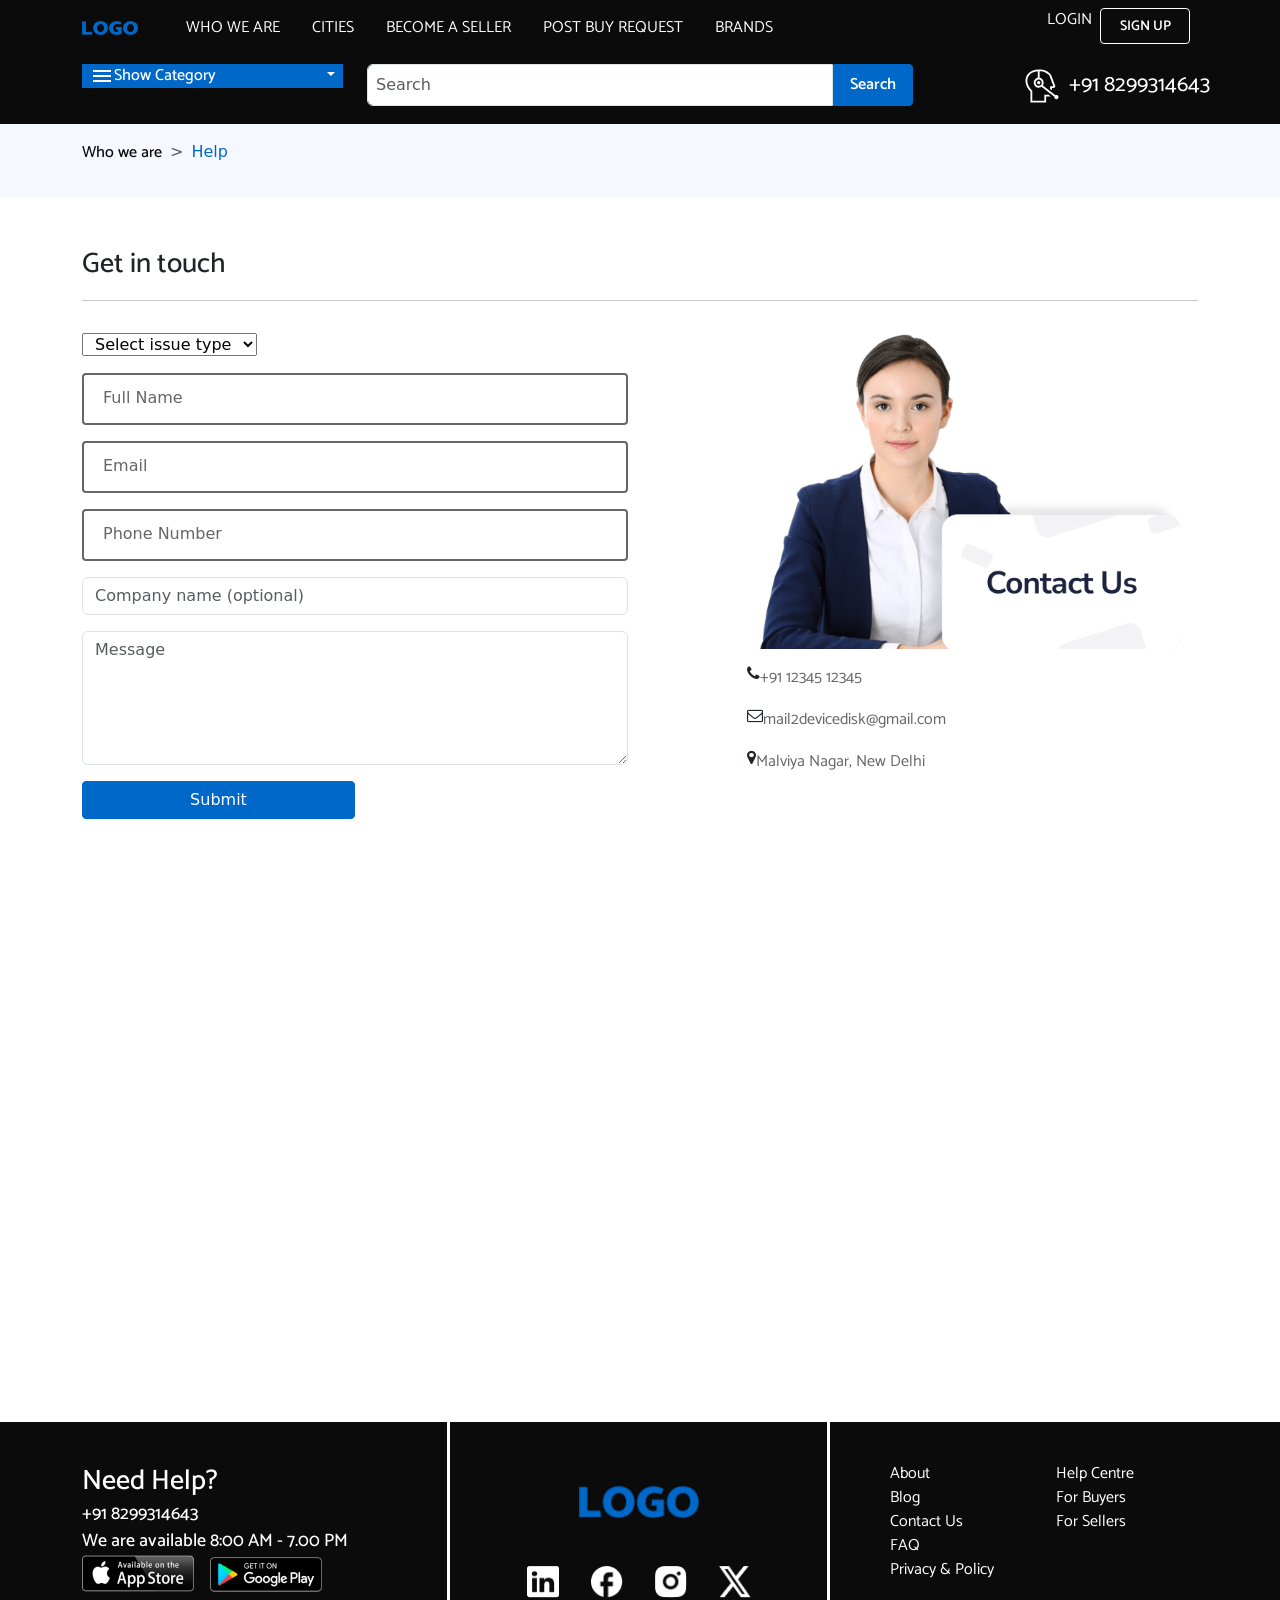
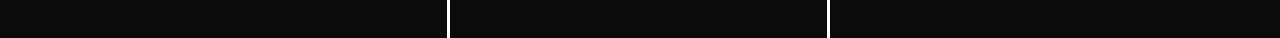
<file: contactUs.html>
<!DOCTYPE html>

<html>

<head>
    <meta charset="UTF-8">

    <meta name="viewport" content="width=device-width, initial-scale=1.0, shrink-to-fit=no">

    <title>Corporate Gifting</title>

    <link href="https://cdn.jsdelivr.net/npm/bootstrap@5.1.3/dist/css/bootstrap.min.css" rel="stylesheet"
        integrity="sha384-1BmE4kWBq78iYhFldvKuhfTAU6auU8tT94WrHftjDbrCEXSU1oBoqyl2QvZ6jIW3" crossorigin="anonymous">

    <link rel="preconnect" href="https://fonts.googleapis.com">

    <link rel="preconnect" href="https://fonts.gstatic.com" crossorigin>

    <link href="https://fonts.googleapis.com/css2?family=Catamaran:wght@100..900&display=swap" rel="stylesheet">

    <link href="css2/style.css" rel="stylesheet">

    <link href="css2/responsive.css" rel="stylesheet">

    <link rel="stylesheet" href="https://cdnjs.cloudflare.com/ajax/libs/font-awesome/4.7.0/css/font-awesome.min.css">

    <link rel="stylesheet" href="https://cdnjs.cloudflare.com/ajax/libs/OwlCarousel2/2.3.4/assets/owl.carousel.min.css"
        integrity="sha512-tS3S5qG0BlhnQROyJXvNjeEM4UpMXHrQfTGmbQ1gKmelCxlSEBUaxhRBj/EFTzpbP4RVSrpEikbmdJobCvhE3g=="
        crossorigin="anonymous" referrerpolicy="no-referrer" />

    <link rel="stylesheet"
        href="https://cdnjs.cloudflare.com/ajax/libs/OwlCarousel2/2.3.4/assets/owl.theme.default.min.css"
        integrity="sha512-sMXtMNL1zRzolHYKEujM2AqCLUR9F2C4/05cdbxjjLSRvMQIciEPCQZo++nk7go3BtSuK9kfa/s+a4f4i5pLkw=="
        crossorigin="anonymous" referrerpolicy="no-referrer" />

</head>

<body>

    <!--Header-->

    <header>
        <nav class="navbar navbar-expand-lg navbar-light">
            <div class="container">
                <a class="navbar-brand" href="index.html"><img src="images/LOGO.png" alt="logoimage"
                        style="width: 56px; height: 14px;"></a>
                <button class="navbar-toggler" type="button" data-bs-toggle="collapse" data-bs-target="#navbarNav"
                    aria-controls="navbarNav" aria-expanded="false" aria-label="Toggle navigation">
                    <svg width="24" height="24" viewBox="0 0 24 24" fill="none" xmlns="http://www.w3.org/2000/svg">
                        <g id="Icons/menu_24px">
                            <path id="icon" fill-rule="evenodd" clip-rule="evenodd"
                                d="M3 8V6H21V8H3ZM3 13H21V11H3V13ZM3 18H21V16H3V18Z" fill="white" />
                        </g>
                    </svg>
                </button>
                <div class="collapse navbar-collapse" id="navbarNav">
                    <div class="d-flex justify-content-between flex-column flex-lg-row" style="width: 100%;">
                        <ul class="navbar-nav me-auto mb-2 mb-lg-0">
                            <li class="nav-item ">
                                <a class="nav-link text-white active" aria-current="page" href="#"></a>
                            </li>
                            <li class="nav-item mx-2">
                                <a class="nav-link text-white" href="#">WHO WE ARE</a>
                            </li>
                            <li class="nav-item mx-2">
                                <a class="nav-link text-white" href="#">CITIES</a>
                            </li>
                            <li class="nav-item mx-2">
                                <a class="nav-link text-white" href="#">BECOME A SELLER</a>
                            </li>
                            <li class="nav-item mx-2">
                                <a class="nav-link text-white" href="#">POST BUY REQUEST</a>
                            </li>
                            <li class="nav-item mx-2">
                                <a class="nav-link text-white" href="#">BRANDS</a>
                            </li>
                        </ul>
                        <div class="d-flex flex-column flex-lg-row">
                            <a class="nav-link" href="#">LOGIN</a>
                            <button class="btn btn-outline-secondary btn-sm px-3 mx-2"
                                style="border-radius: 4px; height: 36px; width: 90px;" type="button">SIGN UP</button>
                        </div>
                    </div>
                </div>
            </div>
        </nav>
    </header>
    <section class="header-search pt-5">
        <div class="container">
            <div class="row d-flex flex-column-reverse flex-lg-row py-3">
                <div class="col-xl-3 col-lg-4 py-2 py-lg-0">
                    <div class="d-flex align-items-center justify-content-between px-2 "
                        style="background-color: #0068C8;">
                        <h6 class="text-white " style="margin-bottom: 0; width: 100%;"> <svg width="24" height="24"
                                viewBox="0 0 24 24" fill="none" xmlns="http://www.w3.org/2000/svg">
                                <g id="Icons/menu_24px">
                                    <path id="icon" fill-rule="evenodd" clip-rule="evenodd"
                                        d="M3 8V6H21V8H3ZM3 13H21V11H3V13ZM3 18H21V16H3V18Z" fill="white" />
                                </g>
                            </svg>Show Category</h6>
                        <div class="nav-item dropdown">
                            <a class="nav-link dropdown-toggle" style="color: white;" href="#" id="navbarDropdown"
                                role="button" data-bs-toggle="dropdown" aria-expanded="false"></a>
                            <ul class="dropdown-menu" aria-labelledby="navbarDropdown">
                                <li><a class="dropdown-item" href="#">Action</a></li>
                                <li><a class="dropdown-item" href="#">Another action</a></li>
                                <li>
                                    <hr class="dropdown-divider">
                                </li>
                                <li><a class="dropdown-item" href="#">Something else here</a></li>
                            </ul>
                        </div>
                    </div>
                </div>
                <div class="col-xl-6 col-lg-5 py-2 py-lg-0">
                    <form class="d-flex">
                        <input class="form-control p-2"
                            style="height:max-content; border-top-right-radius: 0px; border-bottom-right-radius: 0px;"
                            type="search" placeholder="Search" aria-label="Search">
                        <button class="btn btn-primary btn-md px-3"
                            style="border-radius: 4px; border-color: #0068C8; border-top-left-radius: 0px; border-bottom-left-radius: 0px;"
                            type="submit">Search</button>
                    </form>
                </div>
                <div class="col-xl-3 col-lg-3 d-none d-lg-flex justify-content-end p-0 py-2 py-lg-0">
                    <h4 class="text-white"><svg width="44" height="44" viewBox="0 0 44 44" fill="none"
                            xmlns="http://www.w3.org/2000/svg">
                            <path
                                d="M18.7032 20.3518C18.9199 20.3518 19.1346 20.3091 19.3348 20.2262C19.535 20.1432 19.717 20.0217 19.8702 19.8684C20.0235 19.7152 20.1451 19.5332 20.228 19.333C20.311 19.1327 20.3537 18.9181 20.3537 18.7014C20.3537 18.4846 20.311 18.27 20.228 18.0698C20.1451 17.8695 20.0235 17.6876 19.8702 17.5343C19.717 17.3811 19.535 17.2595 19.3348 17.1765C19.1346 17.0936 18.9199 17.0509 18.7032 17.0509C18.2655 17.0509 17.8457 17.2248 17.5361 17.5343C17.2266 17.8438 17.0527 18.2636 17.0527 18.7014C17.0527 19.1391 17.2266 19.5589 17.5361 19.8684C17.8457 20.1779 18.2655 20.3518 18.7032 20.3518Z"
                                fill="white" />
                            <path fill-rule="evenodd" clip-rule="evenodd"
                                d="M10.4592 27.5073V38.5H26.1452V32.5307H30.0804C30.3261 32.5307 30.5607 32.4821 30.7743 32.395L28.5927 30.6973H24.3118V36.6667H12.2916V26.7685L11.7782 26.2359C10.2749 24.673 7.33333 21.0201 7.33333 16.4771C7.33333 14.9829 7.89708 12.6949 9.59383 10.8029C11.0907 9.13367 13.6024 7.62667 17.7861 7.37183V13.8343C17.0627 13.9714 16.379 14.2682 15.7848 14.7029C15.1906 15.1377 14.7009 15.6995 14.3513 16.3475C14.0017 16.9955 13.8011 17.7133 13.764 18.4486C13.727 19.184 13.8544 19.9183 14.1371 20.5982C14.4197 21.278 14.8505 21.8862 15.398 22.3785C15.9455 22.8708 16.5959 23.2348 17.3018 23.4439C18.0078 23.653 18.7515 23.702 19.4788 23.5874C20.206 23.4727 20.8986 23.1972 21.5059 22.781L34.4034 32.7938C34.324 33.252 34.4017 33.7237 34.6241 34.1322C34.8465 34.5407 35.2004 34.8621 35.6285 35.0441C36.0565 35.2261 36.5335 35.2581 36.982 35.1349C37.4305 35.0117 37.8241 34.7405 38.0991 34.3654C38.3741 33.9902 38.5142 33.5332 38.4966 33.0684C38.4791 32.6036 38.305 32.1584 38.0026 31.805C37.7001 31.4516 37.2872 31.2109 36.8307 31.1218C36.3741 31.0327 35.9009 31.1005 35.4878 31.3142L22.8067 21.4683C23.2653 20.7883 23.5479 20.0049 23.629 19.1886C23.71 18.3724 23.587 17.5487 23.271 16.7918C22.955 16.0348 22.4559 15.3682 21.8185 14.8518C21.1811 14.3354 20.4255 13.9855 19.6194 13.8334V7.33883C21.9505 7.38192 23.5657 7.6945 24.7876 8.15283C26.0819 8.63867 27.0417 9.32617 28.0087 10.2218L28.1389 10.3428C29.0868 11.2209 29.3691 11.4831 29.5295 11.9103L33.4097 22.2411H30.0804V24.8884L31.9137 26.3138V24.0744H33.4097C33.706 24.0748 33.998 24.0034 34.2605 23.8661C34.5231 23.7289 34.7485 23.53 34.9173 23.2866C35.0861 23.0431 35.1934 22.7623 35.2299 22.4683C35.2663 22.1743 35.2309 21.8758 35.1267 21.5985L31.2455 11.2649C30.9256 10.4124 30.3068 9.84408 29.5277 9.12908L29.2554 8.87792C27.0875 6.86767 24.6207 5.5 19.0648 5.5C8.2555 5.5 5.5 12.7188 5.5 16.4771C5.5 21.7635 8.87608 25.8647 10.4592 27.5073ZM18.7027 21.8176C19.1122 21.8176 19.5176 21.7371 19.8958 21.5804C20.2741 21.4238 20.6178 21.1942 20.9073 20.9048C21.1969 20.6153 21.4266 20.2717 21.5833 19.8935C21.74 19.5153 21.8207 19.1099 21.8208 18.7005C21.8209 18.2911 21.7403 17.8856 21.5837 17.5074C21.427 17.1291 21.1974 16.7854 20.908 16.4959C20.6185 16.2063 20.2749 15.9766 19.8967 15.8199C19.5185 15.6632 19.1131 15.5825 18.7037 15.5824C17.8768 15.5824 17.0839 15.9109 16.4992 16.4955C15.9145 17.0802 15.5861 17.8732 15.5861 18.7C15.5861 19.5268 15.9145 20.3198 16.4992 20.9045C17.0839 21.4891 17.8759 21.8176 18.7027 21.8176Z"
                                fill="white" />
                        </svg>
                        +91 8299314643</h4>
                </div>
            </div>
        </div>
  </section>

  <!--Breadcumb-->

  <section class="breadcrumb mb-0 breadcrumb-wrapper d-none d-md-flex">
    <div class="container">
        <div class="row">
            <nav style="--bs-breadcrumb-divider: '>';" aria-label="breadcrumb">
                <ol class="breadcrumb">
                  <li class="breadcrumb-item"><a class="text-decoration-none" href="#" style="color: #0b0b0b;">Who we are</a></li>
                  <li class="breadcrumb-item active d-block" aria-current="page" style="color: #0068C8;">Help</li>
                </ol>
            </nav>
        </div>
    </div>
  </section>


  <!-- Section -->

  <section>
    <div class="container">
        <h3 class="mt-5">Get in touch</h3>
            <div>
                <div class="intro-extra-line"></div>
            <hr>
            </div>

            <div class="row">
                <div class="col-md-6">
                    <select class="form-select-partner mt-3 px-2">
                        <option selected>Select issue type</option>
                        <option>Option 1</option>
                        <option>Option 2</option>
                        <option>Option 3</option>
                        <option>Option 4</option>
                    </select>

                    <div class="form-floating-label contacts col-12 mt-3">
                        <input type="text" class="form-control" id="name" placeholder="" required>
                        <label for="name">Full Name</label>
                        <div class="invalid-feedback">
                          Please provide the full name.
                        </div>
                    </div>

                    <div class="form-floating-label contacts col-12 mt-3">
                        <input type="email" class="form-control" id="email" placeholder="" required>
                        <label for="email">Email</label>
                        <div class="invalid-feedback">
                          Please provide the email.
                        </div>
                    </div>

                    <div class="form-floating-label contacts col-12 mt-3">
                        <input type="text" class="form-control" id="phonenumber" placeholder="" required>
                        <label for="phonenumber">Phone Number</label>
                        <div class="invalid-feedback">
                          Please provide phone number.
                        </div>
                    </div>

                    <input type="text" class="form-control mt-3" placeholder="Company name (optional)">
                    
                    <textarea class="form-control mt-3" placeholder="Message" rows="5"></textarea>

                    <button type="submit" class="btn btn-primary w-50 mt-3 mb-5">Submit</button>
                </div>

                <div class="col-md-1"></div>

                <div class="col-md-5 info">
                    <img src="images/contact-us1.png" class="img-fluid" alt="contact-image">

                    <div class="d-flex mt-3">
                        <i class="fa fa-phone" aria-hidden="true"></i>
                        <p>+91 12345 12345</p>
                    </div>

                    <div class="d-flex mt-3">
                        <i class="fa fa-envelope-o" aria-hidden="true"></i>
                        <p>mail2devicedisk@gmail.com</p>
                    </div>

                    <div class="d-flex mt-3">
                        <i class="fa fa-map-marker" aria-hidden="true"></i>
                        <p>Malviya Nagar, New Delhi</p>
                    </div>
                </div>

                <div class="col-md-12 my-4">
                    <iframe src="https://www.google.com/maps/embed?pb=!1m18!1m12!1m3!1d14020.648141307789!2d77.1994299470883!3d28.534848962754758!2m3!1f0!2f0!3f0!3m2!1i1024!2i768!4f13.1!3m3!1m2!1s0x390ce21e7d306d03%3A0x94b8ccb323d7648!2sMalviya%20Nagar%2C%20New%20Delhi%2C%20Delhi%20110017!5e0!3m2!1sen!2sin!4v1738664932585!5m2!1sen!2sin" style="width: 100%; height: 500px; border-radius: 10px;" allowfullscreen="" loading="lazy" referrerpolicy="no-referrer-when-downgrade"></iframe>
                </div>
            </div>
    </div>
  </section>
  
  
  <!-- Footer -->

  <footer>
    <div class="container">
        <div class="row">
            <div class="col-md-4 d-flex flex-column align-items-center align-items-md-start" style="border-left:1px; border-color: white; border-right-style: inset;">
                <h3 class="text-white">Need Help?</h3>
                <h5 class="text-white">+91 8299314643</h5>
                <h5 class="text-white">We are available 8:00 AM - 7.00 PM</h5>
                <div class="d-flex ">
                <img src="images/app-store 1.png" class="me-2" alt="scan-image" class="apple-image">
                <img src="images/google-play 1.png" class="ms-2" alt="scan-image" class="google-image">
              </div>
            </div>
            <div class="col-md-4" style="border-left:1px; border-color: white; border-right-style: inset;">
              <div class="d-flex justify-content-center mt-md-4 mt-2">
                <img src="images/LOGO.png" alt="scan-image" style="width: 7.5rem; height: 2rem;">
              </div>
              <div class="d-flex justify-content-center mt-5">
                <div class="d-flex">
                  <img src="images/Vector.png" class="me-3 social-icons" alt="scan-image">
                  <img src="images/Vector 2.png" class="mx-3 social-icons" alt="scan-image">
                  <img src="images/Vector 3.png" class="mx-3 social-icons" alt="scan-image">
                  <img src="images/Social Media Icon.png" class="ms-3 social-icons" alt="scan-image">
                </div>
              </div>
            </div>
            <div class="col-md-4 d-md-block d-none  mt-md-0">
              <div class="row ps-5">
                <div class="col-6">
                  <a class="footernav  nav-link" href="#">About</a>
                  <a class="footernav nav-link" href="#">Blog</a>
                  <a class="footernav nav-link" href="#">Contact Us</a>
                  <a class="footernav nav-link" href="#">FAQ</a>
                  <a class="footernav nav-link" href="#">Privacy & Policy</a>
                </div>
                <div class="col-6">
                  <a class="footernav nav-link" href="#">Help Centre</a>
                  <a class="footernav nav-link" href="#">For Buyers</a>
                  <a class="footernav nav-link" href="#">For Sellers</a>
                </div>
              </div>
            </div>
            <div class="col-md-4 justify-content-around d-flex d-md-none mb-5 flex-wrap">
              <a class="footernav text-center nav-link" href="#">About</a>
              <a class="footernav text-center nav-link" href="#">Blog</a>
              <a class="footernav nav-link" href="#">Contact Us</a>
              <a class="footernav nav-link" href="#">FAQ</a>
              <a class="footernav nav-link" href="#">Privacy & Policy</a>
              <a class="footernav text-center nav-link" href="#">Help Centre</a>
              <a class="footernav text-center nav-link" href="#">For Buyers</a>
              <a class="footernav text-center nav-link" href="#">For Sellers</a>
            </div>
          </div>
        </div>
    </footer>

    
  </body>
</html>
</file>
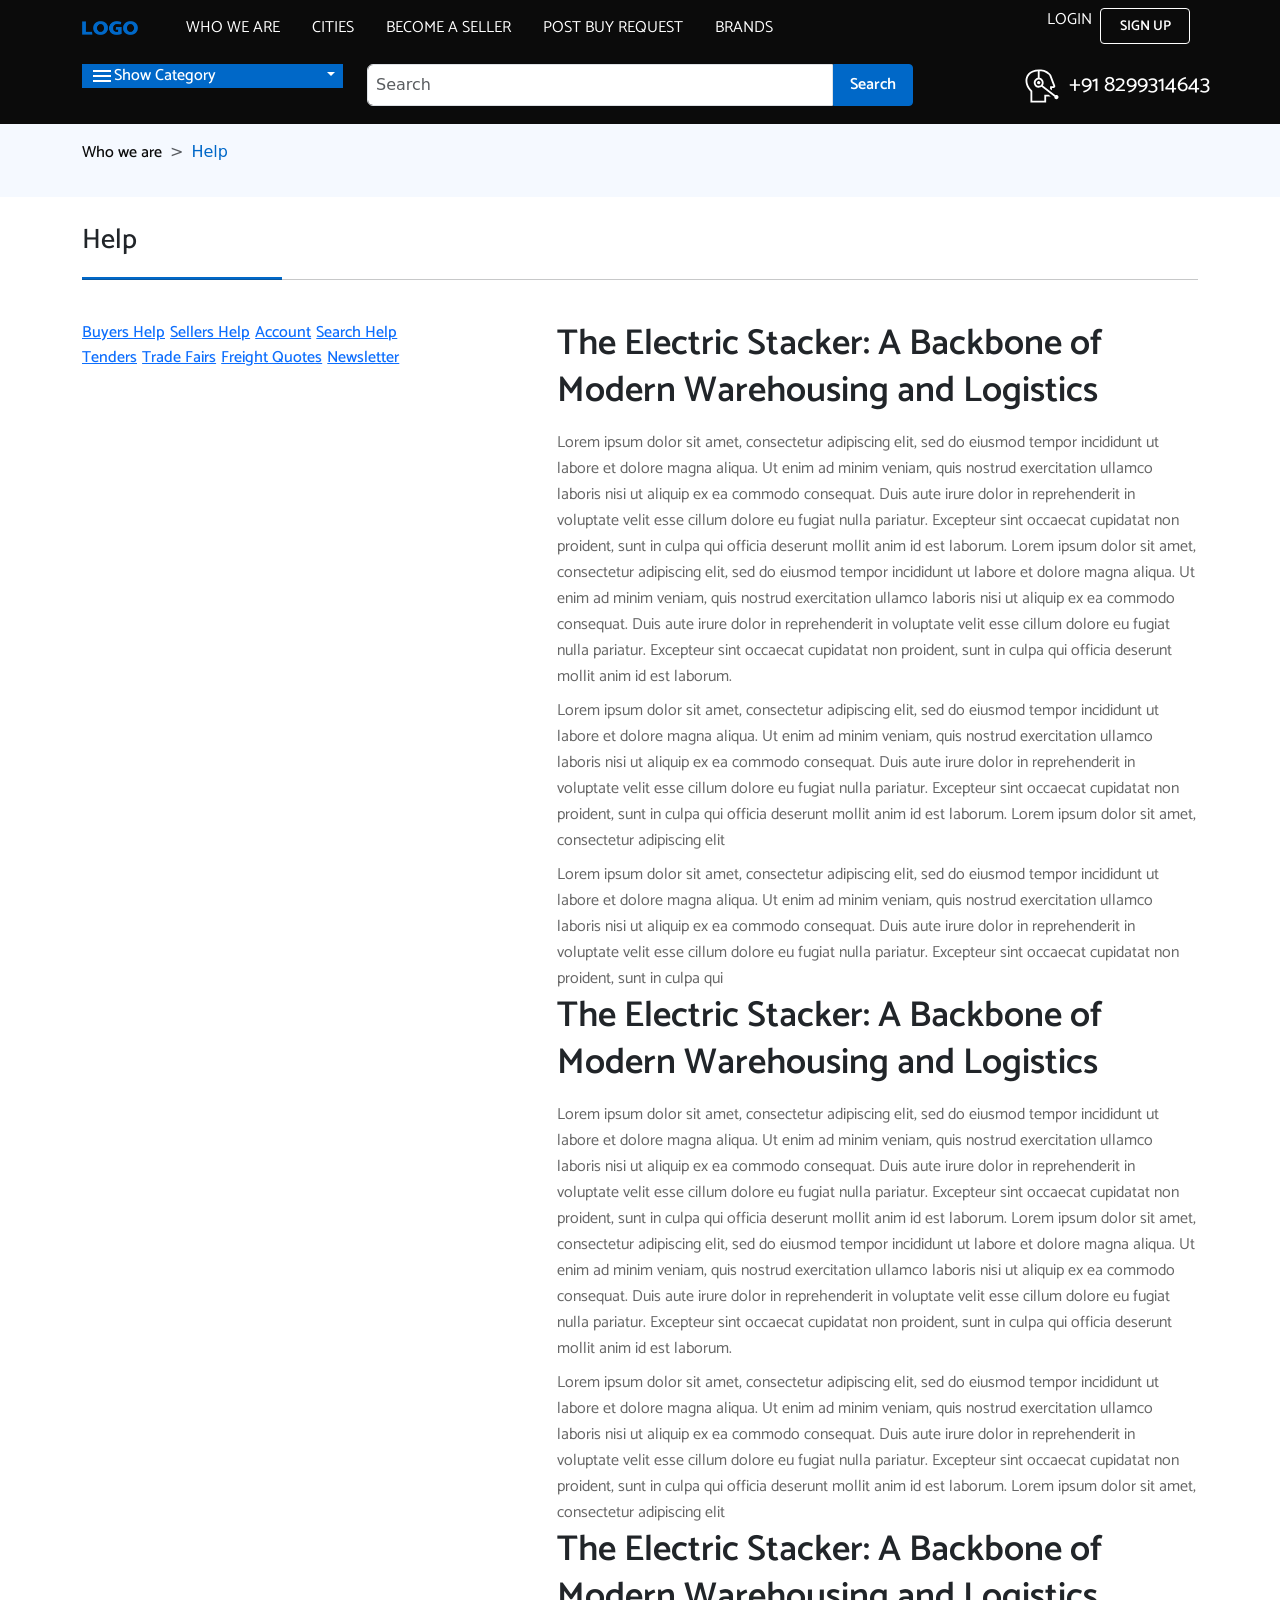
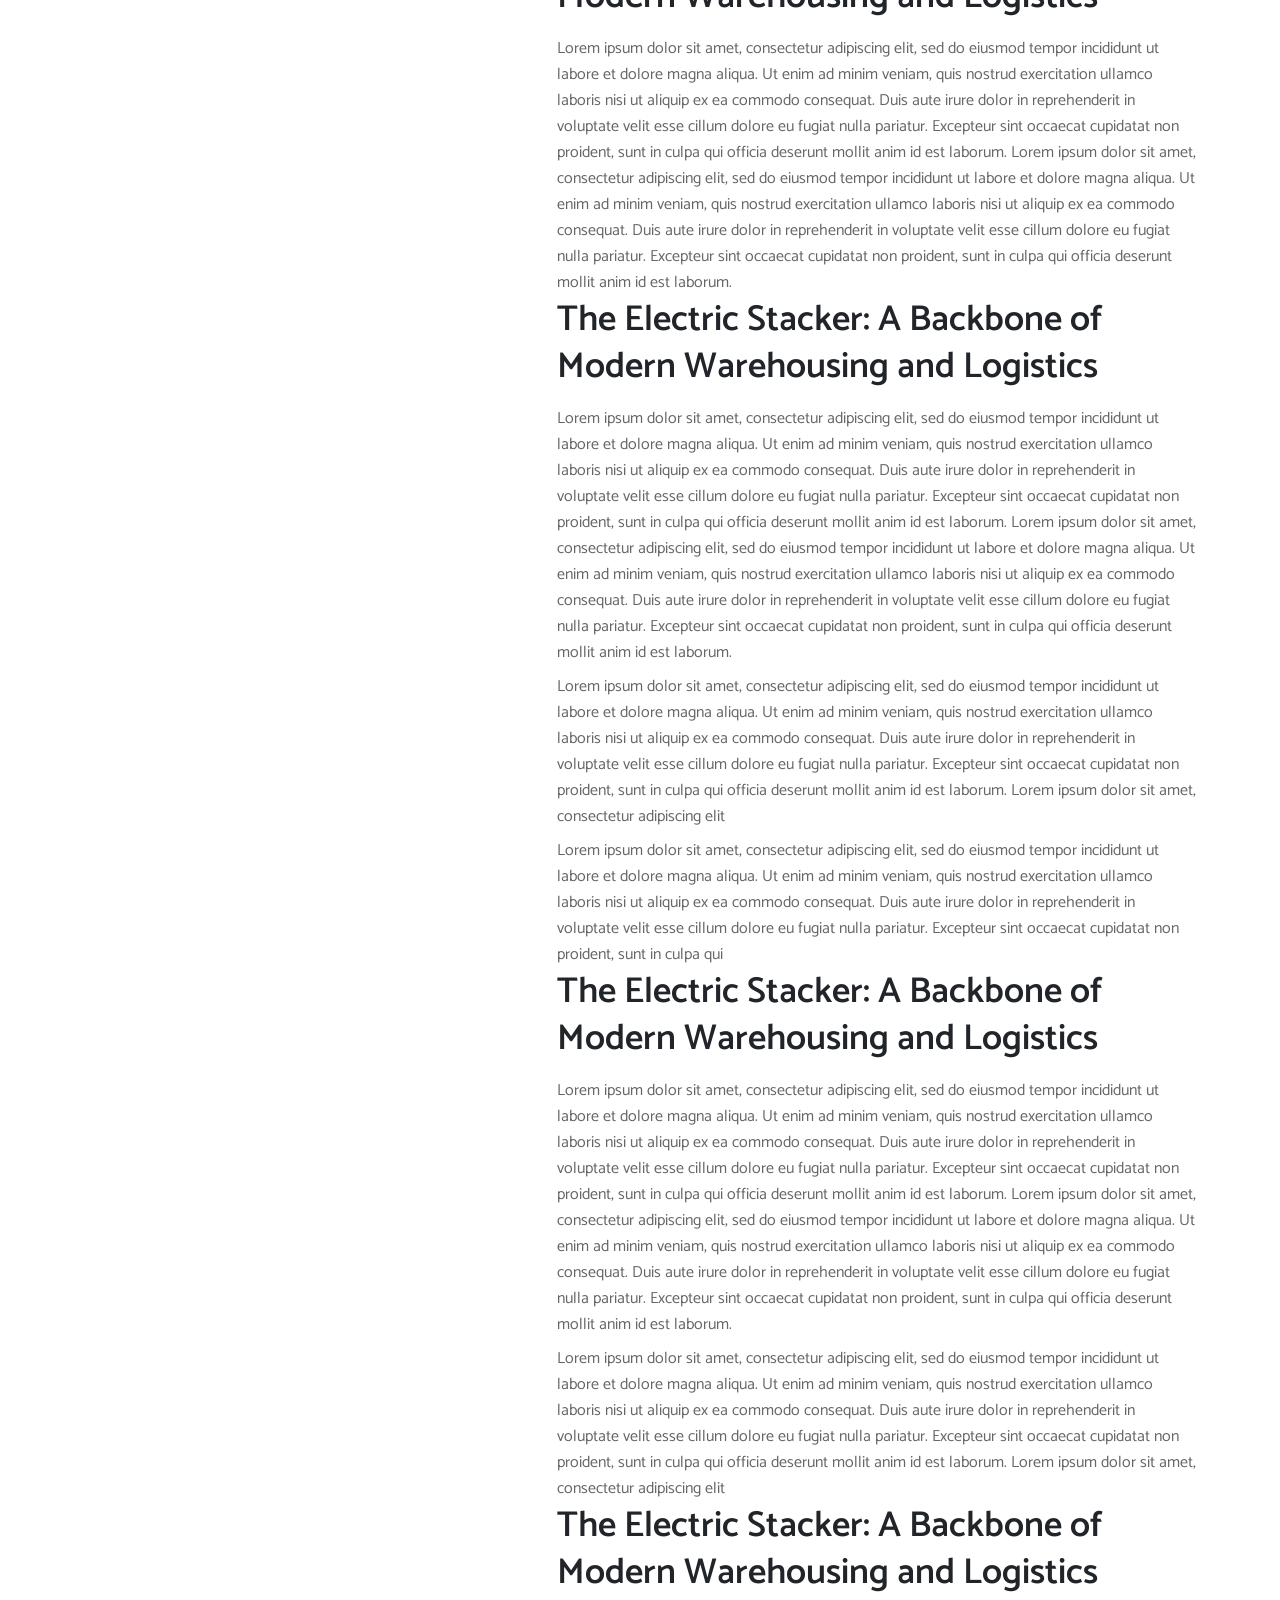
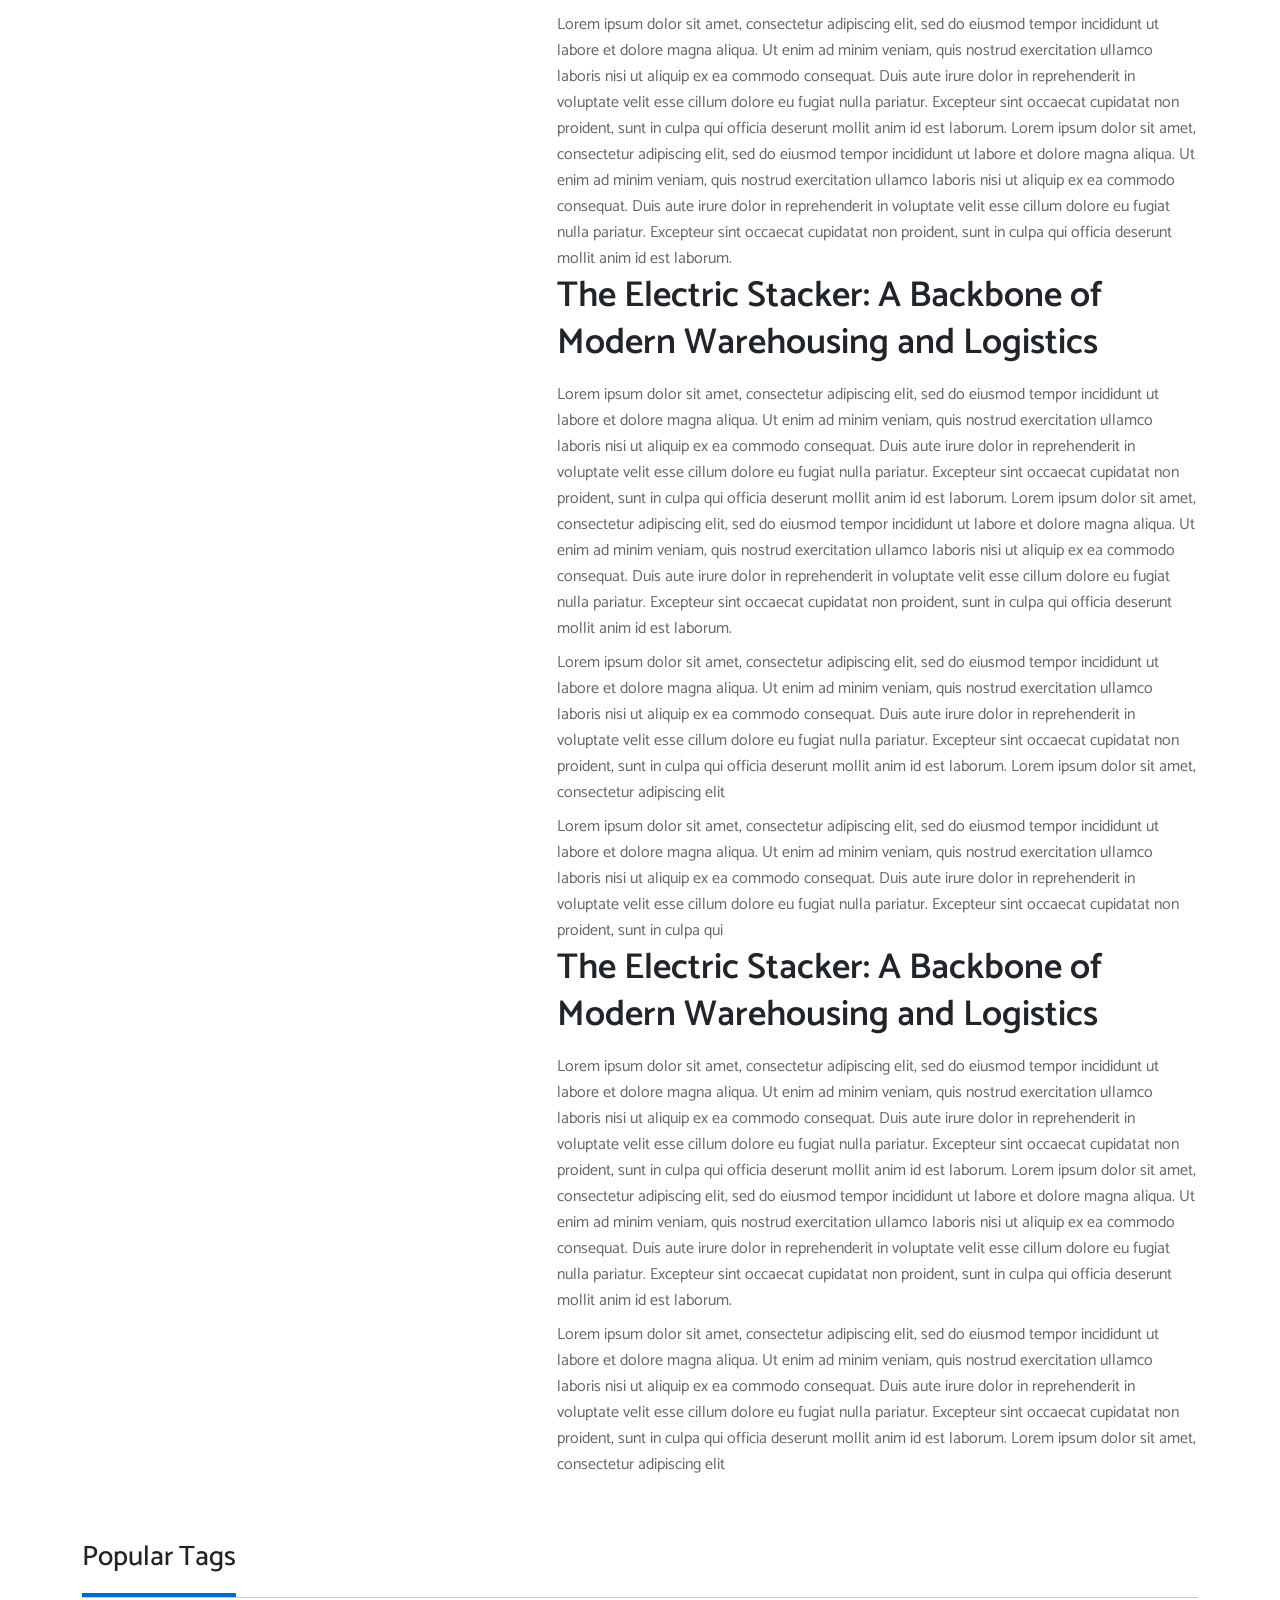
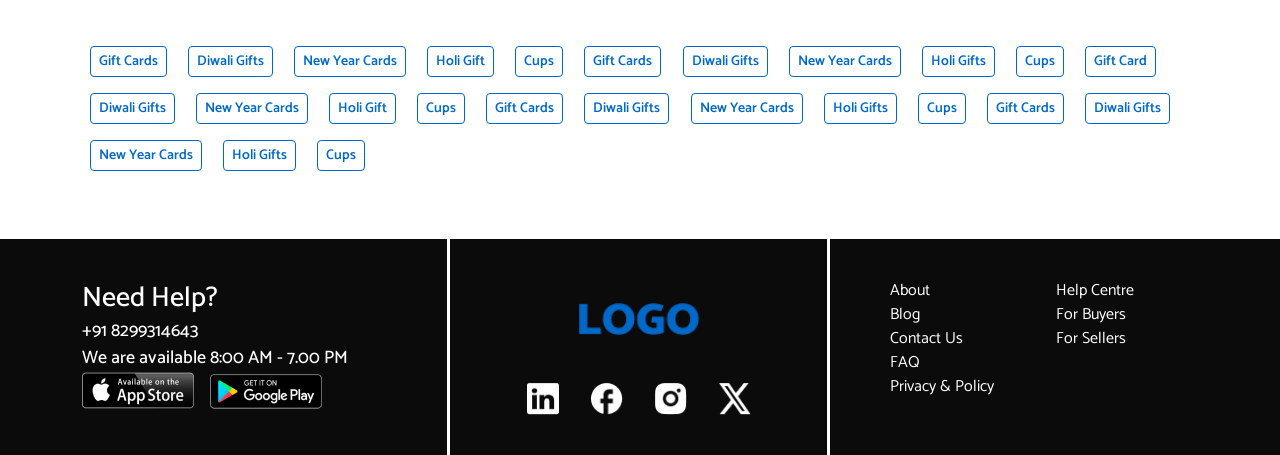
<file: help.html>
<!DOCTYPE html>

<html>

<head>
    <meta charset="UTF-8">

    <meta name="viewport" content="width=device-width, initial-scale=1.0, shrink-to-fit=no">

    <title>Corporate Gifting</title>

    <link href="https://cdn.jsdelivr.net/npm/bootstrap@5.1.3/dist/css/bootstrap.min.css" rel="stylesheet"
        integrity="sha384-1BmE4kWBq78iYhFldvKuhfTAU6auU8tT94WrHftjDbrCEXSU1oBoqyl2QvZ6jIW3" crossorigin="anonymous">

    <link rel="preconnect" href="https://fonts.googleapis.com">

    <link rel="preconnect" href="https://fonts.gstatic.com" crossorigin>

    <link href="https://fonts.googleapis.com/css2?family=Catamaran:wght@100..900&display=swap" rel="stylesheet">

    <link href="css2/style.css" rel="stylesheet">

    <link href="css2/responsive.css" rel="stylesheet">

    <link rel="stylesheet" href="https://cdnjs.cloudflare.com/ajax/libs/font-awesome/4.7.0/css/font-awesome.min.css">

    <link rel="stylesheet" href="https://cdnjs.cloudflare.com/ajax/libs/OwlCarousel2/2.3.4/assets/owl.carousel.min.css"
        integrity="sha512-tS3S5qG0BlhnQROyJXvNjeEM4UpMXHrQfTGmbQ1gKmelCxlSEBUaxhRBj/EFTzpbP4RVSrpEikbmdJobCvhE3g=="
        crossorigin="anonymous" referrerpolicy="no-referrer" />

    <link rel="stylesheet"
        href="https://cdnjs.cloudflare.com/ajax/libs/OwlCarousel2/2.3.4/assets/owl.theme.default.min.css"
        integrity="sha512-sMXtMNL1zRzolHYKEujM2AqCLUR9F2C4/05cdbxjjLSRvMQIciEPCQZo++nk7go3BtSuK9kfa/s+a4f4i5pLkw=="
        crossorigin="anonymous" referrerpolicy="no-referrer" />

</head>

<body>

    <!--Header-->

    <header>
        <nav class="navbar navbar-expand-lg navbar-light">
            <div class="container">
                <a class="navbar-brand" href="index.html"><img src="images/LOGO.png" alt="logoimage"
                        style="width: 56px; height: 14px;"></a>
                <button class="navbar-toggler" type="button" data-bs-toggle="collapse" data-bs-target="#navbarNav"
                    aria-controls="navbarNav" aria-expanded="false" aria-label="Toggle navigation">
                    <svg width="24" height="24" viewBox="0 0 24 24" fill="none" xmlns="http://www.w3.org/2000/svg">
                        <g id="Icons/menu_24px">
                            <path id="icon" fill-rule="evenodd" clip-rule="evenodd"
                                d="M3 8V6H21V8H3ZM3 13H21V11H3V13ZM3 18H21V16H3V18Z" fill="white" />
                        </g>
                    </svg>
                </button>
                <div class="collapse navbar-collapse" id="navbarNav">
                    <div class="d-flex justify-content-between flex-column flex-lg-row" style="width: 100%;">
                        <ul class="navbar-nav me-auto mb-2 mb-lg-0">
                            <li class="nav-item ">
                                <a class="nav-link text-white active" aria-current="page" href="#"></a>
                            </li>
                            <li class="nav-item mx-2">
                                <a class="nav-link text-white" href="#">WHO WE ARE</a>
                            </li>
                            <li class="nav-item mx-2">
                                <a class="nav-link text-white" href="#">CITIES</a>
                            </li>
                            <li class="nav-item mx-2">
                                <a class="nav-link text-white" href="#">BECOME A SELLER</a>
                            </li>
                            <li class="nav-item mx-2">
                                <a class="nav-link text-white" href="#">POST BUY REQUEST</a>
                            </li>
                            <li class="nav-item mx-2">
                                <a class="nav-link text-white" href="#">BRANDS</a>
                            </li>
                        </ul>
                        <div class="d-flex flex-column flex-lg-row">
                            <a class="nav-link" href="#">LOGIN</a>
                            <button class="btn btn-outline-secondary btn-sm px-3 mx-2"
                                style="border-radius: 4px; height: 36px; width: 90px;" type="button">SIGN UP</button>
                        </div>
                    </div>
                </div>
            </div>
        </nav>
    </header>
    <section class="header-search pt-5">
        <div class="container">
            <div class="row d-flex flex-column-reverse flex-lg-row py-3">
                <div class="col-xl-3 col-lg-4 py-2 py-lg-0">
                    <div class="d-flex align-items-center justify-content-between px-2 "
                        style="background-color: #0068C8;">
                        <h6 class="text-white " style="margin-bottom: 0; width: 100%;"> <svg width="24" height="24"
                                viewBox="0 0 24 24" fill="none" xmlns="http://www.w3.org/2000/svg">
                                <g id="Icons/menu_24px">
                                    <path id="icon" fill-rule="evenodd" clip-rule="evenodd"
                                        d="M3 8V6H21V8H3ZM3 13H21V11H3V13ZM3 18H21V16H3V18Z" fill="white" />
                                </g>
                            </svg>Show Category</h6>
                        <div class="nav-item dropdown">
                            <a class="nav-link dropdown-toggle" style="color: white;" href="#" id="navbarDropdown"
                                role="button" data-bs-toggle="dropdown" aria-expanded="false"></a>
                            <ul class="dropdown-menu" aria-labelledby="navbarDropdown">
                                <li><a class="dropdown-item" href="#">Action</a></li>
                                <li><a class="dropdown-item" href="#">Another action</a></li>
                                <li>
                                    <hr class="dropdown-divider">
                                </li>
                                <li><a class="dropdown-item" href="#">Something else here</a></li>
                            </ul>
                        </div>
                    </div>
                </div>
                <div class="col-xl-6 col-lg-5 py-2 py-lg-0">
                    <form class="d-flex">
                        <input class="form-control p-2"
                            style="height:max-content; border-top-right-radius: 0px; border-bottom-right-radius: 0px;"
                            type="search" placeholder="Search" aria-label="Search">
                        <button class="btn btn-primary btn-md px-3"
                            style="border-radius: 4px; border-color: #0068C8; border-top-left-radius: 0px; border-bottom-left-radius: 0px;"
                            type="submit">Search</button>
                    </form>
                </div>
                <div class="col-xl-3 col-lg-3 d-none d-lg-flex justify-content-end p-0 py-2 py-lg-0">
                    <h4 class="text-white"><svg width="44" height="44" viewBox="0 0 44 44" fill="none"
                            xmlns="http://www.w3.org/2000/svg">
                            <path
                                d="M18.7032 20.3518C18.9199 20.3518 19.1346 20.3091 19.3348 20.2262C19.535 20.1432 19.717 20.0217 19.8702 19.8684C20.0235 19.7152 20.1451 19.5332 20.228 19.333C20.311 19.1327 20.3537 18.9181 20.3537 18.7014C20.3537 18.4846 20.311 18.27 20.228 18.0698C20.1451 17.8695 20.0235 17.6876 19.8702 17.5343C19.717 17.3811 19.535 17.2595 19.3348 17.1765C19.1346 17.0936 18.9199 17.0509 18.7032 17.0509C18.2655 17.0509 17.8457 17.2248 17.5361 17.5343C17.2266 17.8438 17.0527 18.2636 17.0527 18.7014C17.0527 19.1391 17.2266 19.5589 17.5361 19.8684C17.8457 20.1779 18.2655 20.3518 18.7032 20.3518Z"
                                fill="white" />
                            <path fill-rule="evenodd" clip-rule="evenodd"
                                d="M10.4592 27.5073V38.5H26.1452V32.5307H30.0804C30.3261 32.5307 30.5607 32.4821 30.7743 32.395L28.5927 30.6973H24.3118V36.6667H12.2916V26.7685L11.7782 26.2359C10.2749 24.673 7.33333 21.0201 7.33333 16.4771C7.33333 14.9829 7.89708 12.6949 9.59383 10.8029C11.0907 9.13367 13.6024 7.62667 17.7861 7.37183V13.8343C17.0627 13.9714 16.379 14.2682 15.7848 14.7029C15.1906 15.1377 14.7009 15.6995 14.3513 16.3475C14.0017 16.9955 13.8011 17.7133 13.764 18.4486C13.727 19.184 13.8544 19.9183 14.1371 20.5982C14.4197 21.278 14.8505 21.8862 15.398 22.3785C15.9455 22.8708 16.5959 23.2348 17.3018 23.4439C18.0078 23.653 18.7515 23.702 19.4788 23.5874C20.206 23.4727 20.8986 23.1972 21.5059 22.781L34.4034 32.7938C34.324 33.252 34.4017 33.7237 34.6241 34.1322C34.8465 34.5407 35.2004 34.8621 35.6285 35.0441C36.0565 35.2261 36.5335 35.2581 36.982 35.1349C37.4305 35.0117 37.8241 34.7405 38.0991 34.3654C38.3741 33.9902 38.5142 33.5332 38.4966 33.0684C38.4791 32.6036 38.305 32.1584 38.0026 31.805C37.7001 31.4516 37.2872 31.2109 36.8307 31.1218C36.3741 31.0327 35.9009 31.1005 35.4878 31.3142L22.8067 21.4683C23.2653 20.7883 23.5479 20.0049 23.629 19.1886C23.71 18.3724 23.587 17.5487 23.271 16.7918C22.955 16.0348 22.4559 15.3682 21.8185 14.8518C21.1811 14.3354 20.4255 13.9855 19.6194 13.8334V7.33883C21.9505 7.38192 23.5657 7.6945 24.7876 8.15283C26.0819 8.63867 27.0417 9.32617 28.0087 10.2218L28.1389 10.3428C29.0868 11.2209 29.3691 11.4831 29.5295 11.9103L33.4097 22.2411H30.0804V24.8884L31.9137 26.3138V24.0744H33.4097C33.706 24.0748 33.998 24.0034 34.2605 23.8661C34.5231 23.7289 34.7485 23.53 34.9173 23.2866C35.0861 23.0431 35.1934 22.7623 35.2299 22.4683C35.2663 22.1743 35.2309 21.8758 35.1267 21.5985L31.2455 11.2649C30.9256 10.4124 30.3068 9.84408 29.5277 9.12908L29.2554 8.87792C27.0875 6.86767 24.6207 5.5 19.0648 5.5C8.2555 5.5 5.5 12.7188 5.5 16.4771C5.5 21.7635 8.87608 25.8647 10.4592 27.5073ZM18.7027 21.8176C19.1122 21.8176 19.5176 21.7371 19.8958 21.5804C20.2741 21.4238 20.6178 21.1942 20.9073 20.9048C21.1969 20.6153 21.4266 20.2717 21.5833 19.8935C21.74 19.5153 21.8207 19.1099 21.8208 18.7005C21.8209 18.2911 21.7403 17.8856 21.5837 17.5074C21.427 17.1291 21.1974 16.7854 20.908 16.4959C20.6185 16.2063 20.2749 15.9766 19.8967 15.8199C19.5185 15.6632 19.1131 15.5825 18.7037 15.5824C17.8768 15.5824 17.0839 15.9109 16.4992 16.4955C15.9145 17.0802 15.5861 17.8732 15.5861 18.7C15.5861 19.5268 15.9145 20.3198 16.4992 20.9045C17.0839 21.4891 17.8759 21.8176 18.7027 21.8176Z"
                                fill="white" />
                        </svg>
                        +91 8299314643</h4>
                </div>
            </div>
        </div>
  </section>


  <!--Breadcumb-->

  <section class="breadcrumb mb-0 breadcrumb-wrapper d-none d-md-flex">
    <div class="container">
        <div class="row">
            <nav style="--bs-breadcrumb-divider: '>';" aria-label="breadcrumb">
                <ol class="breadcrumb">
                  <li class="breadcrumb-item"><a class="text-decoration-none" href="#" style="color: #0b0b0b;">Who we are</a></li>
                  <li class="breadcrumb-item active d-block" aria-current="page" style="color: #0068C8;">Help</li>
                </ol>
            </nav>
        </div>
    </div>
  </section>


  <!-- Section -->

  <section>
    <div class="container">
        <h3 class="mt-4">Help</h3>
            <div>
                <div class="help extra-line"></div>
            <hr>
            </div>
            
            <div class="row">
              <div class="sidebar col-md-4 mt-4">
                <a href="#" class="active" onclick="showTab('tab1', this)">Buyers Help</a>
                <a href="#" onclick="showTab('tab2', this)">Sellers Help</a>
                <a href="#" onclick="showTab('tab3', this)">Account</a>
                <a href="#" onclick="showTab('tab4', this)">Search Help</a>
                <a href="#" onclick="showTab('tab5', this)">Tenders</a>
                <a href="#" onclick="showTab('tab6', this)">Trade Fairs</a>
                <a href="#" onclick="showTab('tab7', this)">Freight Quotes</a>
                <a href="#" onclick="showTab('tab8', this)">Newsletter</a>
            </div>
              
            <div class="col-md-1"></div>

            <div class="content col-md-7 mt-4">
              <div id="tab1" class="tab-content active">
                <h2>The Electric Stacker: A Backbone of Modern Warehousing and Logistics</h2>
               
                <p class="mt-3">Lorem ipsum dolor sit amet, consectetur adipiscing elit, sed do eiusmod tempor incididunt ut labore et dolore magna aliqua. Ut enim ad minim veniam, quis nostrud exercitation ullamco laboris nisi ut aliquip ex ea commodo consequat. Duis aute irure dolor in reprehenderit in voluptate velit esse cillum dolore eu fugiat nulla pariatur. Excepteur sint occaecat cupidatat non proident, sunt in culpa qui officia deserunt mollit anim id est laborum. Lorem ipsum dolor sit amet, consectetur adipiscing elit, sed do eiusmod tempor incididunt ut labore et dolore magna aliqua. Ut enim ad minim veniam, quis nostrud exercitation ullamco laboris nisi ut aliquip ex ea commodo consequat. Duis aute irure dolor in reprehenderit in voluptate velit esse cillum dolore eu fugiat nulla pariatur. Excepteur sint occaecat cupidatat non proident, sunt in culpa qui officia deserunt mollit anim id est laborum.</p>
                <p class="mt-2">Lorem ipsum dolor sit amet, consectetur adipiscing elit, sed do eiusmod tempor incididunt ut labore et dolore magna aliqua. Ut enim ad minim veniam, quis nostrud exercitation ullamco laboris nisi ut aliquip ex ea commodo consequat. Duis aute irure dolor in reprehenderit in voluptate velit esse cillum dolore eu fugiat nulla pariatur. Excepteur sint occaecat cupidatat non proident, sunt in culpa qui officia deserunt mollit anim id est laborum. Lorem ipsum dolor sit amet, consectetur adipiscing elit</p>
                <p class="mt-2">Lorem ipsum dolor sit amet, consectetur adipiscing elit, sed do eiusmod tempor incididunt ut labore et dolore magna aliqua. Ut enim ad minim veniam, quis nostrud exercitation ullamco laboris nisi ut aliquip ex ea commodo consequat. Duis aute irure dolor in reprehenderit in voluptate velit esse cillum dolore eu fugiat nulla pariatur. Excepteur sint occaecat cupidatat non proident, sunt in culpa qui</p>
              </div>

              <div id="tab2" class="tab-content">
                <h2>The Electric Stacker: A Backbone of Modern Warehousing and Logistics</h2>
               
                <p class="mt-3">Lorem ipsum dolor sit amet, consectetur adipiscing elit, sed do eiusmod tempor incididunt ut labore et dolore magna aliqua. Ut enim ad minim veniam, quis nostrud exercitation ullamco laboris nisi ut aliquip ex ea commodo consequat. Duis aute irure dolor in reprehenderit in voluptate velit esse cillum dolore eu fugiat nulla pariatur. Excepteur sint occaecat cupidatat non proident, sunt in culpa qui officia deserunt mollit anim id est laborum. Lorem ipsum dolor sit amet, consectetur adipiscing elit, sed do eiusmod tempor incididunt ut labore et dolore magna aliqua. Ut enim ad minim veniam, quis nostrud exercitation ullamco laboris nisi ut aliquip ex ea commodo consequat. Duis aute irure dolor in reprehenderit in voluptate velit esse cillum dolore eu fugiat nulla pariatur. Excepteur sint occaecat cupidatat non proident, sunt in culpa qui officia deserunt mollit anim id est laborum.</p>
                <p class="mt-2">Lorem ipsum dolor sit amet, consectetur adipiscing elit, sed do eiusmod tempor incididunt ut labore et dolore magna aliqua. Ut enim ad minim veniam, quis nostrud exercitation ullamco laboris nisi ut aliquip ex ea commodo consequat. Duis aute irure dolor in reprehenderit in voluptate velit esse cillum dolore eu fugiat nulla pariatur. Excepteur sint occaecat cupidatat non proident, sunt in culpa qui officia deserunt mollit anim id est laborum. Lorem ipsum dolor sit amet, consectetur adipiscing elit</p>
              </div>

              <div id="tab3" class="tab-content">
                <h2>The Electric Stacker: A Backbone of Modern Warehousing and Logistics</h2>
               
                <p class="mt-3">Lorem ipsum dolor sit amet, consectetur adipiscing elit, sed do eiusmod tempor incididunt ut labore et dolore magna aliqua. Ut enim ad minim veniam, quis nostrud exercitation ullamco laboris nisi ut aliquip ex ea commodo consequat. Duis aute irure dolor in reprehenderit in voluptate velit esse cillum dolore eu fugiat nulla pariatur. Excepteur sint occaecat cupidatat non proident, sunt in culpa qui officia deserunt mollit anim id est laborum. Lorem ipsum dolor sit amet, consectetur adipiscing elit, sed do eiusmod tempor incididunt ut labore et dolore magna aliqua. Ut enim ad minim veniam, quis nostrud exercitation ullamco laboris nisi ut aliquip ex ea commodo consequat. Duis aute irure dolor in reprehenderit in voluptate velit esse cillum dolore eu fugiat nulla pariatur. Excepteur sint occaecat cupidatat non proident, sunt in culpa qui officia deserunt mollit anim id est laborum.</p>
              </div>

              <div id="tab4" class="tab-content">
                <h2>The Electric Stacker: A Backbone of Modern Warehousing and Logistics</h2>
               
                <p class="mt-3">Lorem ipsum dolor sit amet, consectetur adipiscing elit, sed do eiusmod tempor incididunt ut labore et dolore magna aliqua. Ut enim ad minim veniam, quis nostrud exercitation ullamco laboris nisi ut aliquip ex ea commodo consequat. Duis aute irure dolor in reprehenderit in voluptate velit esse cillum dolore eu fugiat nulla pariatur. Excepteur sint occaecat cupidatat non proident, sunt in culpa qui officia deserunt mollit anim id est laborum. Lorem ipsum dolor sit amet, consectetur adipiscing elit, sed do eiusmod tempor incididunt ut labore et dolore magna aliqua. Ut enim ad minim veniam, quis nostrud exercitation ullamco laboris nisi ut aliquip ex ea commodo consequat. Duis aute irure dolor in reprehenderit in voluptate velit esse cillum dolore eu fugiat nulla pariatur. Excepteur sint occaecat cupidatat non proident, sunt in culpa qui officia deserunt mollit anim id est laborum.</p>
                <p class="mt-2">Lorem ipsum dolor sit amet, consectetur adipiscing elit, sed do eiusmod tempor incididunt ut labore et dolore magna aliqua. Ut enim ad minim veniam, quis nostrud exercitation ullamco laboris nisi ut aliquip ex ea commodo consequat. Duis aute irure dolor in reprehenderit in voluptate velit esse cillum dolore eu fugiat nulla pariatur. Excepteur sint occaecat cupidatat non proident, sunt in culpa qui officia deserunt mollit anim id est laborum. Lorem ipsum dolor sit amet, consectetur adipiscing elit</p>
                <p class="mt-2">Lorem ipsum dolor sit amet, consectetur adipiscing elit, sed do eiusmod tempor incididunt ut labore et dolore magna aliqua. Ut enim ad minim veniam, quis nostrud exercitation ullamco laboris nisi ut aliquip ex ea commodo consequat. Duis aute irure dolor in reprehenderit in voluptate velit esse cillum dolore eu fugiat nulla pariatur. Excepteur sint occaecat cupidatat non proident, sunt in culpa qui</p>
              </div>

              <div id="tab5" class="tab-content">
                <h2>The Electric Stacker: A Backbone of Modern Warehousing and Logistics</h2>
               
                <p class="mt-3">Lorem ipsum dolor sit amet, consectetur adipiscing elit, sed do eiusmod tempor incididunt ut labore et dolore magna aliqua. Ut enim ad minim veniam, quis nostrud exercitation ullamco laboris nisi ut aliquip ex ea commodo consequat. Duis aute irure dolor in reprehenderit in voluptate velit esse cillum dolore eu fugiat nulla pariatur. Excepteur sint occaecat cupidatat non proident, sunt in culpa qui officia deserunt mollit anim id est laborum. Lorem ipsum dolor sit amet, consectetur adipiscing elit, sed do eiusmod tempor incididunt ut labore et dolore magna aliqua. Ut enim ad minim veniam, quis nostrud exercitation ullamco laboris nisi ut aliquip ex ea commodo consequat. Duis aute irure dolor in reprehenderit in voluptate velit esse cillum dolore eu fugiat nulla pariatur. Excepteur sint occaecat cupidatat non proident, sunt in culpa qui officia deserunt mollit anim id est laborum.</p>
                <p class="mt-2">Lorem ipsum dolor sit amet, consectetur adipiscing elit, sed do eiusmod tempor incididunt ut labore et dolore magna aliqua. Ut enim ad minim veniam, quis nostrud exercitation ullamco laboris nisi ut aliquip ex ea commodo consequat. Duis aute irure dolor in reprehenderit in voluptate velit esse cillum dolore eu fugiat nulla pariatur. Excepteur sint occaecat cupidatat non proident, sunt in culpa qui officia deserunt mollit anim id est laborum. Lorem ipsum dolor sit amet, consectetur adipiscing elit</p>
              </div>

              <div id="tab6" class="tab-content">
                <h2>The Electric Stacker: A Backbone of Modern Warehousing and Logistics</h2>
               
                <p class="mt-3">Lorem ipsum dolor sit amet, consectetur adipiscing elit, sed do eiusmod tempor incididunt ut labore et dolore magna aliqua. Ut enim ad minim veniam, quis nostrud exercitation ullamco laboris nisi ut aliquip ex ea commodo consequat. Duis aute irure dolor in reprehenderit in voluptate velit esse cillum dolore eu fugiat nulla pariatur. Excepteur sint occaecat cupidatat non proident, sunt in culpa qui officia deserunt mollit anim id est laborum. Lorem ipsum dolor sit amet, consectetur adipiscing elit, sed do eiusmod tempor incididunt ut labore et dolore magna aliqua. Ut enim ad minim veniam, quis nostrud exercitation ullamco laboris nisi ut aliquip ex ea commodo consequat. Duis aute irure dolor in reprehenderit in voluptate velit esse cillum dolore eu fugiat nulla pariatur. Excepteur sint occaecat cupidatat non proident, sunt in culpa qui officia deserunt mollit anim id est laborum.</p>
              </div>

              <div id="tab7" class="tab-content">
                <h2>The Electric Stacker: A Backbone of Modern Warehousing and Logistics</h2>
               
                <p class="mt-3">Lorem ipsum dolor sit amet, consectetur adipiscing elit, sed do eiusmod tempor incididunt ut labore et dolore magna aliqua. Ut enim ad minim veniam, quis nostrud exercitation ullamco laboris nisi ut aliquip ex ea commodo consequat. Duis aute irure dolor in reprehenderit in voluptate velit esse cillum dolore eu fugiat nulla pariatur. Excepteur sint occaecat cupidatat non proident, sunt in culpa qui officia deserunt mollit anim id est laborum. Lorem ipsum dolor sit amet, consectetur adipiscing elit, sed do eiusmod tempor incididunt ut labore et dolore magna aliqua. Ut enim ad minim veniam, quis nostrud exercitation ullamco laboris nisi ut aliquip ex ea commodo consequat. Duis aute irure dolor in reprehenderit in voluptate velit esse cillum dolore eu fugiat nulla pariatur. Excepteur sint occaecat cupidatat non proident, sunt in culpa qui officia deserunt mollit anim id est laborum.</p>
                <p class="mt-2">Lorem ipsum dolor sit amet, consectetur adipiscing elit, sed do eiusmod tempor incididunt ut labore et dolore magna aliqua. Ut enim ad minim veniam, quis nostrud exercitation ullamco laboris nisi ut aliquip ex ea commodo consequat. Duis aute irure dolor in reprehenderit in voluptate velit esse cillum dolore eu fugiat nulla pariatur. Excepteur sint occaecat cupidatat non proident, sunt in culpa qui officia deserunt mollit anim id est laborum. Lorem ipsum dolor sit amet, consectetur adipiscing elit</p>
                <p class="mt-2">Lorem ipsum dolor sit amet, consectetur adipiscing elit, sed do eiusmod tempor incididunt ut labore et dolore magna aliqua. Ut enim ad minim veniam, quis nostrud exercitation ullamco laboris nisi ut aliquip ex ea commodo consequat. Duis aute irure dolor in reprehenderit in voluptate velit esse cillum dolore eu fugiat nulla pariatur. Excepteur sint occaecat cupidatat non proident, sunt in culpa qui</p>
              </div>

              <div id="tab8" class="tab-content">
                <h2>The Electric Stacker: A Backbone of Modern Warehousing and Logistics</h2>
               
                <p class="mt-3">Lorem ipsum dolor sit amet, consectetur adipiscing elit, sed do eiusmod tempor incididunt ut labore et dolore magna aliqua. Ut enim ad minim veniam, quis nostrud exercitation ullamco laboris nisi ut aliquip ex ea commodo consequat. Duis aute irure dolor in reprehenderit in voluptate velit esse cillum dolore eu fugiat nulla pariatur. Excepteur sint occaecat cupidatat non proident, sunt in culpa qui officia deserunt mollit anim id est laborum. Lorem ipsum dolor sit amet, consectetur adipiscing elit, sed do eiusmod tempor incididunt ut labore et dolore magna aliqua. Ut enim ad minim veniam, quis nostrud exercitation ullamco laboris nisi ut aliquip ex ea commodo consequat. Duis aute irure dolor in reprehenderit in voluptate velit esse cillum dolore eu fugiat nulla pariatur. Excepteur sint occaecat cupidatat non proident, sunt in culpa qui officia deserunt mollit anim id est laborum.</p>
                <p class="mt-2">Lorem ipsum dolor sit amet, consectetur adipiscing elit, sed do eiusmod tempor incididunt ut labore et dolore magna aliqua. Ut enim ad minim veniam, quis nostrud exercitation ullamco laboris nisi ut aliquip ex ea commodo consequat. Duis aute irure dolor in reprehenderit in voluptate velit esse cillum dolore eu fugiat nulla pariatur. Excepteur sint occaecat cupidatat non proident, sunt in culpa qui officia deserunt mollit anim id est laborum. Lorem ipsum dolor sit amet, consectetur adipiscing elit</p>
              </div>

            </div>
        </div>
    </div>
  </section>


  <section class="Popular-tags wrapper">
    <div class="container">
      <div class="top-heading pb-3 ps-0">
        <h3>Popular Tags</h3>
      </div>
      <div>
        <hr class="mt-0">
      </div>
      <div class="row">

        <div class="mt-4">
          <button class="btn  btn-outline-primary btn-sm m-2">Gift Cards</button>
          <button class="btn  btn-outline-primary btn-sm  m-2">Diwali Gifts</button>
          <button class="btn  btn-outline-primary btn-sm m-2">New Year Cards</button>
          <button class="btn  btn-outline-primary btn-sm m-2">Holi Gift</button>
          <button class="btn  btn-outline-primary btn-sm m-2">Cups</button>

          <button class="btn  btn-outline-primary btn-sm m-2">Gift Cards</button>
          <button class="btn  btn-outline-primary btn-sm m-2">Diwali Gifts</button>
          <button class="btn  btn-outline-primary btn-sm m-2">New Year Cards</button>
          <button class="btn  btn-outline-primary btn-sm m-2">Holi Gifts</button>
          <button class="btn btn-outline-primary btn-sm m-2">Cups</button>


          <button class="btn  btn-outline-primary btn-sm m-2">Gift Card</button>
          <button class="btn  btn-outline-primary btn-sm m-2">Diwali Gifts</button>
          <button class="btn  btn-outline-primary btn-sm m-2">New Year Cards</button>
          <button class="btn  btn-outline-primary btn-sm m-2">Holi Gift</button>
          <button class="btn  btn-outline-primary btn-sm m-2">Cups</button>


          <button class="btn  btn-outline-primary btn-sm m-2">Gift Cards</button>
          <button class="btn  btn-outline-primary btn-sm m-2">Diwali Gifts</button>
          <button class="btn  btn-outline-primary btn-sm m-2">New Year Cards</button>
          <button class="btn  btn-outline-primary btn-sm m-2">Holi Gifts</button>
          <button class="btn  btn-outline-primary btn-sm m-2">Cups</button>

          <button class="btn  btn-outline-primary btn-sm m-2">Gift Cards</button>
          <button class="btn  btn-outline-primary btn-sm m-2">Diwali Gifts</button>
          <button class="btn  btn-outline-primary btn-sm m-2">New Year Cards</button>
          <button class="btn  btn-outline-primary btn-sm m-2">Holi Gifts</button>
          <button class="btn  btn-outline-primary btn-sm m-2">Cups</button>



        </div>
      </div>
    </div>
    </div>
    </div>
  </section>
  
  
  <!-- Footer -->

  <footer>
    <div class="container">
        <div class="row">
            <div class="col-md-4 d-flex flex-column align-items-center align-items-md-start" style="border-left:1px; border-color: white; border-right-style: inset;">
                <h3 class="text-white">Need Help?</h3>
                <h5 class="text-white">+91 8299314643</h5>
                <h5 class="text-white">We are available 8:00 AM - 7.00 PM</h5>
                <div class="d-flex ">
                <img src="images/app-store 1.png" class="me-2" alt="scan-image" class="apple-image">
                <img src="images/google-play 1.png" class="ms-2" alt="scan-image" class="google-image">
              </div>
            </div>
            <div class="col-md-4" style="border-left:1px; border-color: white; border-right-style: inset;">
              <div class="d-flex justify-content-center mt-md-4 mt-2">
                <img src="images/LOGO.png" alt="scan-image" style="width: 7.5rem; height: 2rem;">
              </div>
              <div class="d-flex justify-content-center mt-5">
                <div class="d-flex">
                  <img src="images/Vector.png" class="me-3 social-icons" alt="scan-image">
                  <img src="images/Vector 2.png" class="mx-3 social-icons" alt="scan-image">
                  <img src="images/Vector 3.png" class="mx-3 social-icons" alt="scan-image">
                  <img src="images/Social Media Icon.png" class="ms-3 social-icons" alt="scan-image">
                </div>
              </div>
            </div>
            <div class="col-md-4 d-md-block d-none  mt-md-0">
              <div class="row ps-5">
                <div class="col-6">
                  <a class="footernav  nav-link" href="#">About</a>
                  <a class="footernav nav-link" href="#">Blog</a>
                  <a class="footernav nav-link" href="#">Contact Us</a>
                  <a class="footernav nav-link" href="#">FAQ</a>
                  <a class="footernav nav-link" href="#">Privacy & Policy</a>
                </div>
                <div class="col-6">
                  <a class="footernav nav-link" href="#">Help Centre</a>
                  <a class="footernav nav-link" href="#">For Buyers</a>
                  <a class="footernav nav-link" href="#">For Sellers</a>
                </div>
              </div>
            </div>
            <div class="col-md-4 justify-content-around d-flex d-md-none mb-5 flex-wrap">
              <a class="footernav text-center nav-link" href="#">About</a>
              <a class="footernav text-center nav-link" href="#">Blog</a>
              <a class="footernav nav-link" href="#">Contact Us</a>
              <a class="footernav nav-link" href="#">FAQ</a>
              <a class="footernav nav-link" href="#">Privacy & Policy</a>
              <a class="footernav text-center nav-link" href="#">Help Centre</a>
              <a class="footernav text-center nav-link" href="#">For Buyers</a>
              <a class="footernav text-center nav-link" href="#">For Sellers</a>
            </div>
          </div>
        </div>
    </footer>

    <script>
      function showTab(tabId, element) {
          var contents = document.querySelectorAll('.tab-content');
          contents.forEach(content => content.classList.remove('active'));
          document.getElementById(tabId).classList.add('active');

          var links = document.querySelectorAll('.sidebar a');
          links.forEach(link => link.classList.remove('active'));
          element.classList.add('active');
      }
  </script>
    
  </body>
</html>
</file>
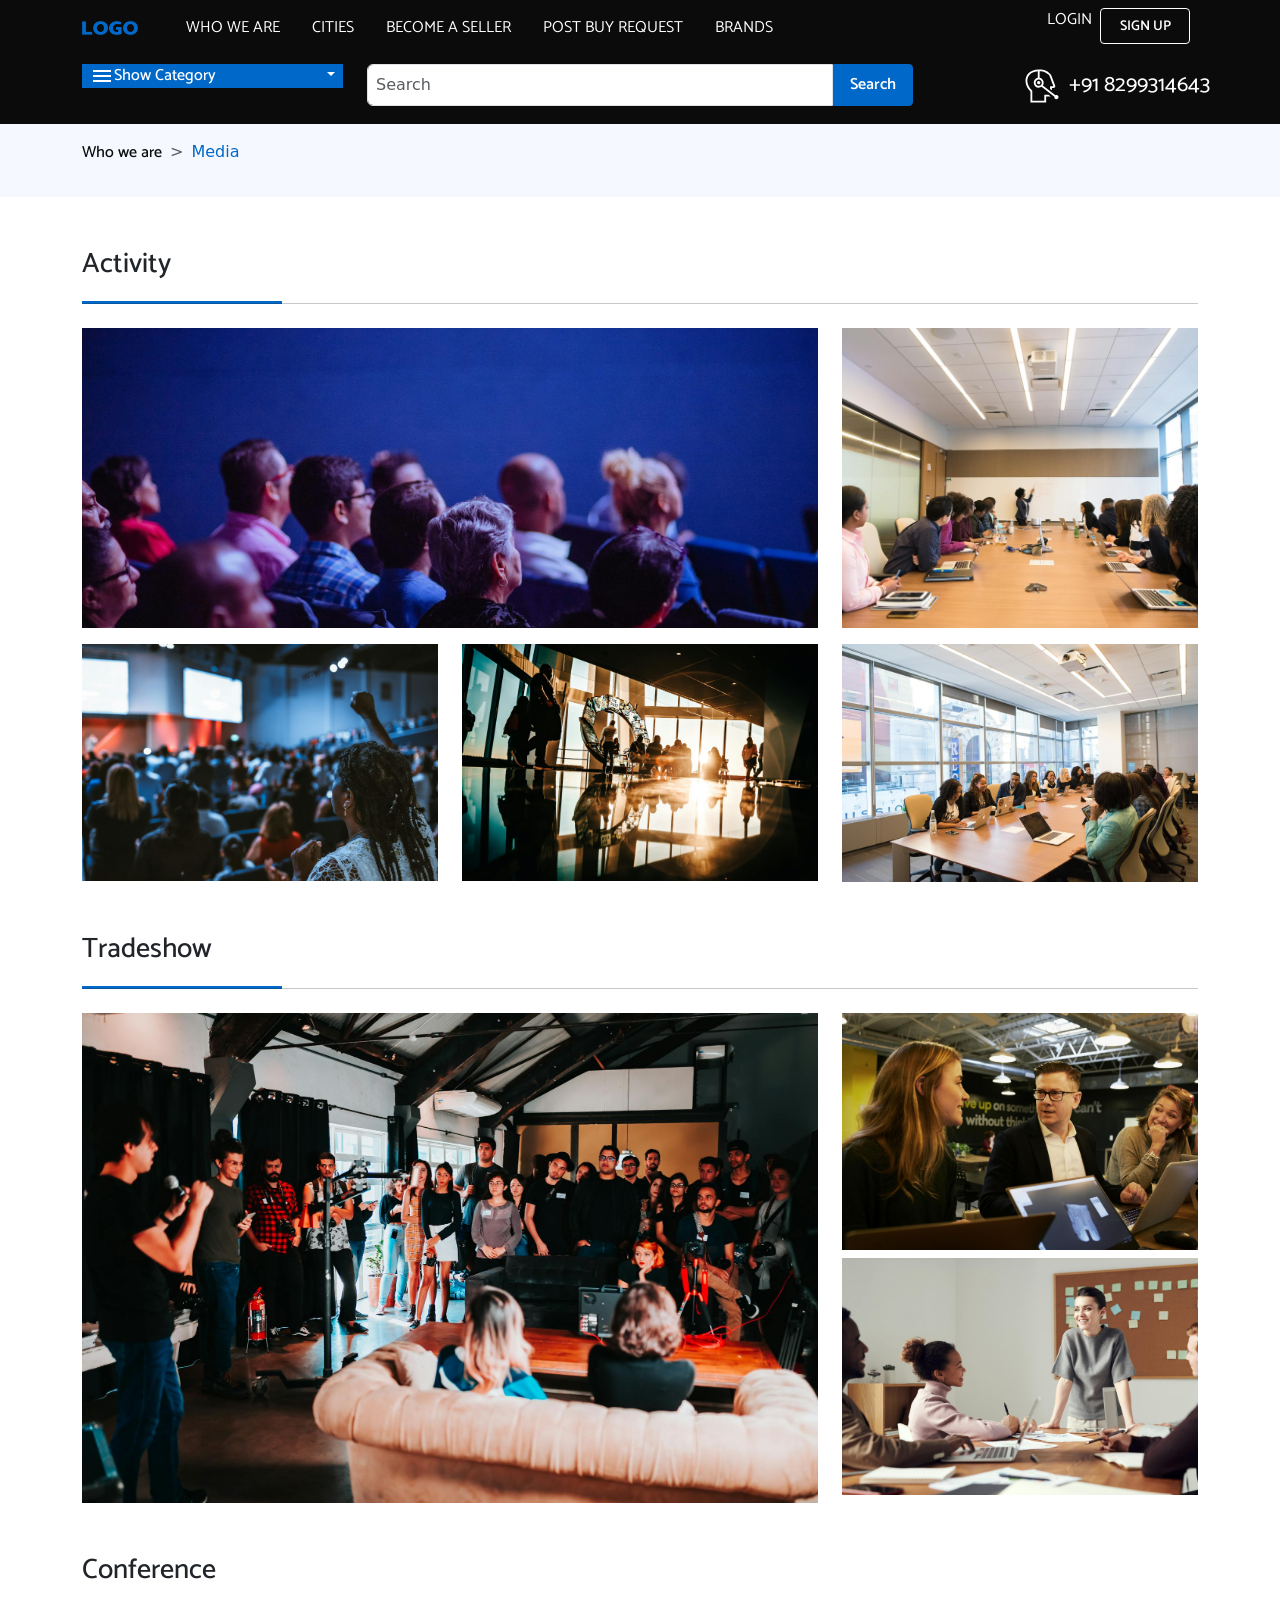
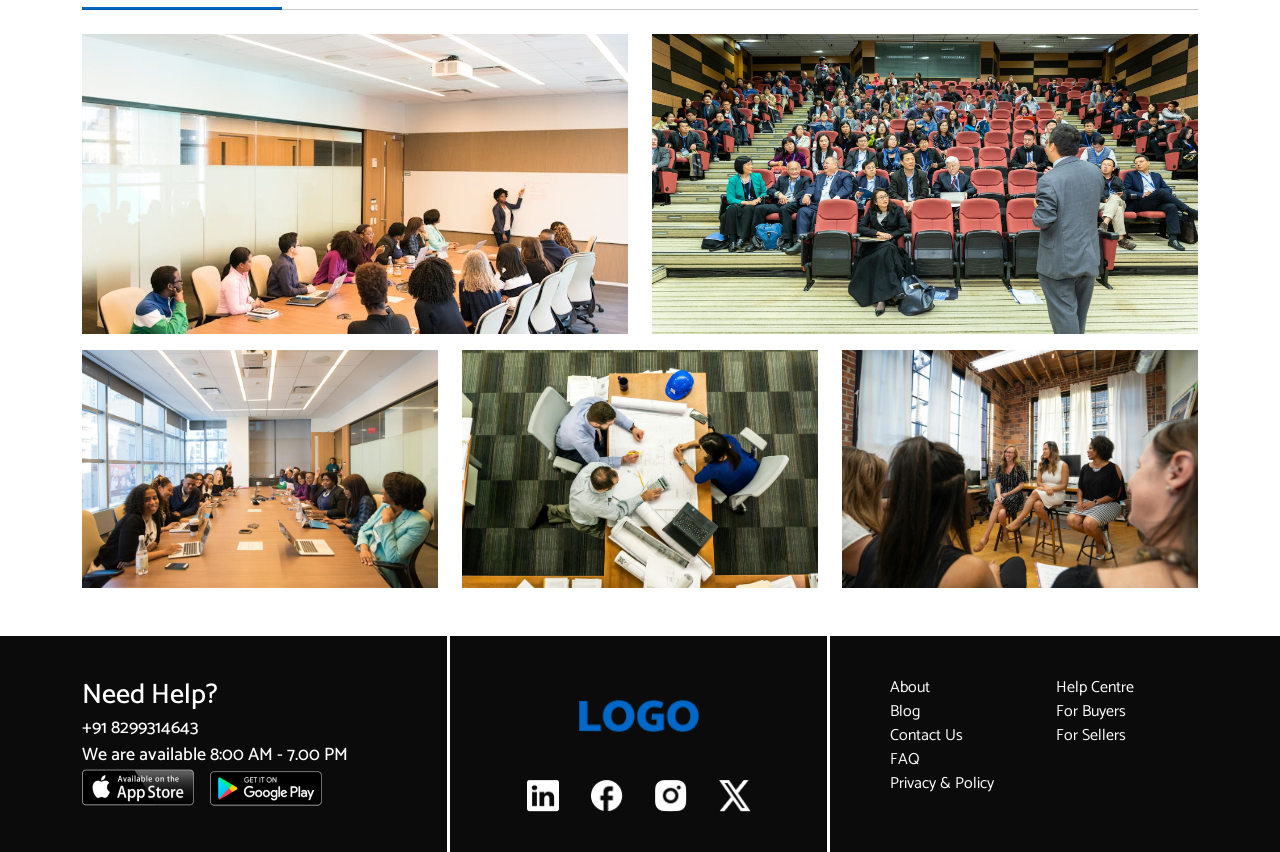
<file: media.html>
<!DOCTYPE html>

<html>

<head>
    <meta charset="UTF-8">

    <meta name="viewport" content="width=device-width, initial-scale=1.0, shrink-to-fit=no">

    <title>Corporate Gifting</title>

    <link href="https://cdn.jsdelivr.net/npm/bootstrap@5.1.3/dist/css/bootstrap.min.css" rel="stylesheet"
        integrity="sha384-1BmE4kWBq78iYhFldvKuhfTAU6auU8tT94WrHftjDbrCEXSU1oBoqyl2QvZ6jIW3" crossorigin="anonymous">

    <link rel="preconnect" href="https://fonts.googleapis.com">

    <link rel="preconnect" href="https://fonts.gstatic.com" crossorigin>

    <link href="https://fonts.googleapis.com/css2?family=Catamaran:wght@100..900&display=swap" rel="stylesheet">

    <link href="css2/style.css" rel="stylesheet">

    <link href="css2/responsive.css" rel="stylesheet">

    <link rel="stylesheet" href="https://cdnjs.cloudflare.com/ajax/libs/font-awesome/4.7.0/css/font-awesome.min.css">

    <link rel="stylesheet" href="https://cdnjs.cloudflare.com/ajax/libs/OwlCarousel2/2.3.4/assets/owl.carousel.min.css"
        integrity="sha512-tS3S5qG0BlhnQROyJXvNjeEM4UpMXHrQfTGmbQ1gKmelCxlSEBUaxhRBj/EFTzpbP4RVSrpEikbmdJobCvhE3g=="
        crossorigin="anonymous" referrerpolicy="no-referrer" />

    <link rel="stylesheet"
        href="https://cdnjs.cloudflare.com/ajax/libs/OwlCarousel2/2.3.4/assets/owl.theme.default.min.css"
        integrity="sha512-sMXtMNL1zRzolHYKEujM2AqCLUR9F2C4/05cdbxjjLSRvMQIciEPCQZo++nk7go3BtSuK9kfa/s+a4f4i5pLkw=="
        crossorigin="anonymous" referrerpolicy="no-referrer" />

</head>

<body>

    <!--Header-->

    <header>
        <nav class="navbar navbar-expand-lg navbar-light">
            <div class="container">
                <a class="navbar-brand" href="index.html"><img src="images/LOGO.png" alt="logoimage"
                        style="width: 56px; height: 14px;"></a>
                <button class="navbar-toggler" type="button" data-bs-toggle="collapse" data-bs-target="#navbarNav"
                    aria-controls="navbarNav" aria-expanded="false" aria-label="Toggle navigation">
                    <svg width="24" height="24" viewBox="0 0 24 24" fill="none" xmlns="http://www.w3.org/2000/svg">
                        <g id="Icons/menu_24px">
                            <path id="icon" fill-rule="evenodd" clip-rule="evenodd"
                                d="M3 8V6H21V8H3ZM3 13H21V11H3V13ZM3 18H21V16H3V18Z" fill="white" />
                        </g>
                    </svg>
                </button>
                <div class="collapse navbar-collapse" id="navbarNav">
                    <div class="d-flex justify-content-between flex-column flex-lg-row" style="width: 100%;">
                        <ul class="navbar-nav me-auto mb-2 mb-lg-0">
                            <li class="nav-item ">
                                <a class="nav-link text-white active" aria-current="page" href="#"></a>
                            </li>
                            <li class="nav-item mx-2">
                                <a class="nav-link text-white" href="#">WHO WE ARE</a>
                            </li>
                            <li class="nav-item mx-2">
                                <a class="nav-link text-white" href="#">CITIES</a>
                            </li>
                            <li class="nav-item mx-2">
                                <a class="nav-link text-white" href="#">BECOME A SELLER</a>
                            </li>
                            <li class="nav-item mx-2">
                                <a class="nav-link text-white" href="#">POST BUY REQUEST</a>
                            </li>
                            <li class="nav-item mx-2">
                                <a class="nav-link text-white" href="#">BRANDS</a>
                            </li>
                        </ul>
                        <div class="d-flex flex-column flex-lg-row">
                            <a class="nav-link" href="#">LOGIN</a>
                            <button class="btn btn-outline-secondary btn-sm px-3 mx-2"
                                style="border-radius: 4px; height: 36px; width: 90px;" type="button">SIGN UP</button>
                        </div>
                    </div>
                </div>
            </div>
        </nav>
    </header>
    <section class="header-search pt-5">
        <div class="container">
            <div class="row d-flex flex-column-reverse flex-lg-row py-3">
                <div class="col-xl-3 col-lg-4 py-2 py-lg-0">
                    <div class="d-flex align-items-center justify-content-between px-2 "
                        style="background-color: #0068C8;">
                        <h6 class="text-white " style="margin-bottom: 0; width: 100%;"> <svg width="24" height="24"
                                viewBox="0 0 24 24" fill="none" xmlns="http://www.w3.org/2000/svg">
                                <g id="Icons/menu_24px">
                                    <path id="icon" fill-rule="evenodd" clip-rule="evenodd"
                                        d="M3 8V6H21V8H3ZM3 13H21V11H3V13ZM3 18H21V16H3V18Z" fill="white" />
                                </g>
                            </svg>Show Category</h6>
                        <div class="nav-item dropdown">
                            <a class="nav-link dropdown-toggle" style="color: white;" href="#" id="navbarDropdown"
                                role="button" data-bs-toggle="dropdown" aria-expanded="false"></a>
                            <ul class="dropdown-menu" aria-labelledby="navbarDropdown">
                                <li><a class="dropdown-item" href="#">Action</a></li>
                                <li><a class="dropdown-item" href="#">Another action</a></li>
                                <li>
                                    <hr class="dropdown-divider">
                                </li>
                                <li><a class="dropdown-item" href="#">Something else here</a></li>
                            </ul>
                        </div>
                    </div>
                </div>
                <div class="col-xl-6 col-lg-5 py-2 py-lg-0">
                    <form class="d-flex">
                        <input class="form-control p-2"
                            style="height:max-content; border-top-right-radius: 0px; border-bottom-right-radius: 0px;"
                            type="search" placeholder="Search" aria-label="Search">
                        <button class="btn btn-primary btn-md px-3"
                            style="border-radius: 4px; border-color: #0068C8; border-top-left-radius: 0px; border-bottom-left-radius: 0px;"
                            type="submit">Search</button>
                    </form>
                </div>
                <div class="col-xl-3 col-lg-3 d-none d-lg-flex justify-content-end p-0 py-2 py-lg-0">
                    <h4 class="text-white"><svg width="44" height="44" viewBox="0 0 44 44" fill="none"
                            xmlns="http://www.w3.org/2000/svg">
                            <path
                                d="M18.7032 20.3518C18.9199 20.3518 19.1346 20.3091 19.3348 20.2262C19.535 20.1432 19.717 20.0217 19.8702 19.8684C20.0235 19.7152 20.1451 19.5332 20.228 19.333C20.311 19.1327 20.3537 18.9181 20.3537 18.7014C20.3537 18.4846 20.311 18.27 20.228 18.0698C20.1451 17.8695 20.0235 17.6876 19.8702 17.5343C19.717 17.3811 19.535 17.2595 19.3348 17.1765C19.1346 17.0936 18.9199 17.0509 18.7032 17.0509C18.2655 17.0509 17.8457 17.2248 17.5361 17.5343C17.2266 17.8438 17.0527 18.2636 17.0527 18.7014C17.0527 19.1391 17.2266 19.5589 17.5361 19.8684C17.8457 20.1779 18.2655 20.3518 18.7032 20.3518Z"
                                fill="white" />
                            <path fill-rule="evenodd" clip-rule="evenodd"
                                d="M10.4592 27.5073V38.5H26.1452V32.5307H30.0804C30.3261 32.5307 30.5607 32.4821 30.7743 32.395L28.5927 30.6973H24.3118V36.6667H12.2916V26.7685L11.7782 26.2359C10.2749 24.673 7.33333 21.0201 7.33333 16.4771C7.33333 14.9829 7.89708 12.6949 9.59383 10.8029C11.0907 9.13367 13.6024 7.62667 17.7861 7.37183V13.8343C17.0627 13.9714 16.379 14.2682 15.7848 14.7029C15.1906 15.1377 14.7009 15.6995 14.3513 16.3475C14.0017 16.9955 13.8011 17.7133 13.764 18.4486C13.727 19.184 13.8544 19.9183 14.1371 20.5982C14.4197 21.278 14.8505 21.8862 15.398 22.3785C15.9455 22.8708 16.5959 23.2348 17.3018 23.4439C18.0078 23.653 18.7515 23.702 19.4788 23.5874C20.206 23.4727 20.8986 23.1972 21.5059 22.781L34.4034 32.7938C34.324 33.252 34.4017 33.7237 34.6241 34.1322C34.8465 34.5407 35.2004 34.8621 35.6285 35.0441C36.0565 35.2261 36.5335 35.2581 36.982 35.1349C37.4305 35.0117 37.8241 34.7405 38.0991 34.3654C38.3741 33.9902 38.5142 33.5332 38.4966 33.0684C38.4791 32.6036 38.305 32.1584 38.0026 31.805C37.7001 31.4516 37.2872 31.2109 36.8307 31.1218C36.3741 31.0327 35.9009 31.1005 35.4878 31.3142L22.8067 21.4683C23.2653 20.7883 23.5479 20.0049 23.629 19.1886C23.71 18.3724 23.587 17.5487 23.271 16.7918C22.955 16.0348 22.4559 15.3682 21.8185 14.8518C21.1811 14.3354 20.4255 13.9855 19.6194 13.8334V7.33883C21.9505 7.38192 23.5657 7.6945 24.7876 8.15283C26.0819 8.63867 27.0417 9.32617 28.0087 10.2218L28.1389 10.3428C29.0868 11.2209 29.3691 11.4831 29.5295 11.9103L33.4097 22.2411H30.0804V24.8884L31.9137 26.3138V24.0744H33.4097C33.706 24.0748 33.998 24.0034 34.2605 23.8661C34.5231 23.7289 34.7485 23.53 34.9173 23.2866C35.0861 23.0431 35.1934 22.7623 35.2299 22.4683C35.2663 22.1743 35.2309 21.8758 35.1267 21.5985L31.2455 11.2649C30.9256 10.4124 30.3068 9.84408 29.5277 9.12908L29.2554 8.87792C27.0875 6.86767 24.6207 5.5 19.0648 5.5C8.2555 5.5 5.5 12.7188 5.5 16.4771C5.5 21.7635 8.87608 25.8647 10.4592 27.5073ZM18.7027 21.8176C19.1122 21.8176 19.5176 21.7371 19.8958 21.5804C20.2741 21.4238 20.6178 21.1942 20.9073 20.9048C21.1969 20.6153 21.4266 20.2717 21.5833 19.8935C21.74 19.5153 21.8207 19.1099 21.8208 18.7005C21.8209 18.2911 21.7403 17.8856 21.5837 17.5074C21.427 17.1291 21.1974 16.7854 20.908 16.4959C20.6185 16.2063 20.2749 15.9766 19.8967 15.8199C19.5185 15.6632 19.1131 15.5825 18.7037 15.5824C17.8768 15.5824 17.0839 15.9109 16.4992 16.4955C15.9145 17.0802 15.5861 17.8732 15.5861 18.7C15.5861 19.5268 15.9145 20.3198 16.4992 20.9045C17.0839 21.4891 17.8759 21.8176 18.7027 21.8176Z"
                                fill="white" />
                        </svg>
                        +91 8299314643</h4>
                </div>
            </div>
        </div>
  </section>

  <!--Breadcumb-->

  <section class="breadcrumb mb-0 breadcrumb-wrapper d-none d-md-flex">
    <div class="container">
        <div class="row">
            <nav style="--bs-breadcrumb-divider: '>';" aria-label="breadcrumb">
                <ol class="breadcrumb">
                  <li class="breadcrumb-item"><a class="text-decoration-none" href="#" style="color: #0b0b0b;">Who we are</a></li>
                  <li class="breadcrumb-item active d-block" aria-current="page" style="color: #0068C8;">Media</li>
                </ol>
            </nav>
        </div>
    </div>
  </section>

  <!-- Section -->

  <section>
    <div class="container">
        <h3 class="mt-5">Activity</h3>
            <div>
                <div class="activity extra-line"></div>
            <hr>
            </div>
            
            <div class="row align-items-stretch">
                <div class="col-md-8 mt-2">
                    <img src="images/activity1.jpg" alt="activity-image" class="img-fluid w-100 h-100" style="object-fit: cover; max-height: 300px;">
                </div>

                <div class="col-md-4 mt-2">
                    <img src="images/activity2.jpg" alt="activity-image" class="img-fluid w-100 h-100" style="object-fit: cover; max-height: 300px;">
                </div>

                <div class="col-md-4 mt-3">
                    <img src="images/activity3.jpg" alt="activity-image" class="img-fluid w-100 h-100" style="object-fit: contain;">
                </div>

                <div class="col-md-4 mt-3">
                    <img src="images/activity4.jpg" alt="activity-image" class="img-fluid w-100 h-100" style="object-fit: contain;">
                </div>

                <div class="col-md-4 mt-3">
                    <img src="images/activity5.jpg" alt="activity-image" class="img-fluid w-100 h-100" style="object-fit: contain;">
                </div>
            </div>
    </div>
  </section>

  <section>
    <div class="container">
        <h3 class="mt-5">Tradeshow</h3>
            <div>
                <div class="trades extra-line"></div>
            <hr>
            </div>
            
            <div class="row align-items-stretch">
                <div class="col-md-8 mt-2">
                    <img src="images/trade1.jpg" alt="trade-image" class="img-fluid w-100 h-100" style="object-fit: contain;">
                </div>

                <div class="d-flex col-md-4 flex-column">
                    <div class="mt-2">
                        <img src="images/trade2.jpg" alt="trade-image" class="img-fluid w-100 h-100" style="object-fit: contain;">
                    </div>
        
                    <div class="mt-2">
                        <img src="images/trade3.jpg" alt="trade-image" class="img-fluid w-100 h-100" style="object-fit: contain;">
                    </div>
                </div>
            </div>
    </div>
  </section>

  <section>
    <div class="container">
        <h3 class="mt-5">Conference</h3>
            <div>
                <div class="conference extra-line"></div>
            <hr>
            </div>
            
            <div class="row align-items-stretch">
                <div class="col-md-6 mt-2">
                    <img src="images/conference1.jpg" alt="conference-image" class="img-fluid w-100 h-100" style="object-fit: cover; max-height: 300px;">
                </div>

                <div class="col-md-6 mt-2">
                    <img src="images/conference2.jpg" alt="conference-image" class="img-fluid w-100 h-100" style="object-fit: cover; max-height: 300px;">
                </div>

                <div class="col-md-4 mt-3 mb-5">
                    <img src="images/conference3.jpg" alt="conference-image" class="img-fluid w-100 h-100" style="object-fit: cover; max-height: 300px;">
                </div>

                <div class="col-md-4 mt-3 mb-5">
                    <img src="images/conference4.jpg" alt="conference-image" class="img-fluid w-100 h-100" style="object-fit: cover; max-height: 300px;">
                </div>
                
                <div class="col-md-4 mt-3 mb-5">
                    <img src="images/conference5.jpg" alt="conference-image" class="img-fluid w-100 h-100" style="object-fit: cover; max-height: 300px;">
                </div>
            </div>
    </div>
  </section>
  
  
  <!-- Footer -->

  <footer>
    <div class="container">
        <div class="row">
            <div class="col-md-4 d-flex flex-column align-items-center align-items-md-start" style="border-left:1px; border-color: white; border-right-style: inset;">
                <h3 class="text-white">Need Help?</h3>
                <h5 class="text-white">+91 8299314643</h5>
                <h5 class="text-white">We are available 8:00 AM - 7.00 PM</h5>
                <div class="d-flex ">
                <img src="images/app-store 1.png" class="me-2" alt="scan-image" class="apple-image">
                <img src="images/google-play 1.png" class="ms-2" alt="scan-image" class="google-image">
              </div>
            </div>
            <div class="col-md-4" style="border-left:1px; border-color: white; border-right-style: inset;">
              <div class="d-flex justify-content-center mt-md-4 mt-2">
                <img src="images/LOGO.png" alt="scan-image" style="width: 7.5rem; height: 2rem;">
              </div>
              <div class="d-flex justify-content-center mt-5">
                <div class="d-flex">
                  <img src="images/Vector.png" class="me-3 social-icons" alt="scan-image">
                  <img src="images/Vector 2.png" class="mx-3 social-icons" alt="scan-image">
                  <img src="images/Vector 3.png" class="mx-3 social-icons" alt="scan-image">
                  <img src="images/Social Media Icon.png" class="ms-3 social-icons" alt="scan-image">
                </div>
              </div>
            </div>
            <div class="col-md-4 d-md-block d-none  mt-md-0">
              <div class="row ps-5">
                <div class="col-6">
                  <a class="footernav  nav-link" href="#">About</a>
                  <a class="footernav nav-link" href="#">Blog</a>
                  <a class="footernav nav-link" href="#">Contact Us</a>
                  <a class="footernav nav-link" href="#">FAQ</a>
                  <a class="footernav nav-link" href="#">Privacy & Policy</a>
                </div>
                <div class="col-6">
                  <a class="footernav nav-link" href="#">Help Centre</a>
                  <a class="footernav nav-link" href="#">For Buyers</a>
                  <a class="footernav nav-link" href="#">For Sellers</a>
                </div>
              </div>
            </div>
            <div class="col-md-4 justify-content-around d-flex d-md-none mb-5 flex-wrap">
              <a class="footernav text-center nav-link" href="#">About</a>
              <a class="footernav text-center nav-link" href="#">Blog</a>
              <a class="footernav nav-link" href="#">Contact Us</a>
              <a class="footernav nav-link" href="#">FAQ</a>
              <a class="footernav nav-link" href="#">Privacy & Policy</a>
              <a class="footernav text-center nav-link" href="#">Help Centre</a>
              <a class="footernav text-center nav-link" href="#">For Buyers</a>
              <a class="footernav text-center nav-link" href="#">For Sellers</a>
            </div>
          </div>
        </div>
    </footer>
</body>
</html>
</file>
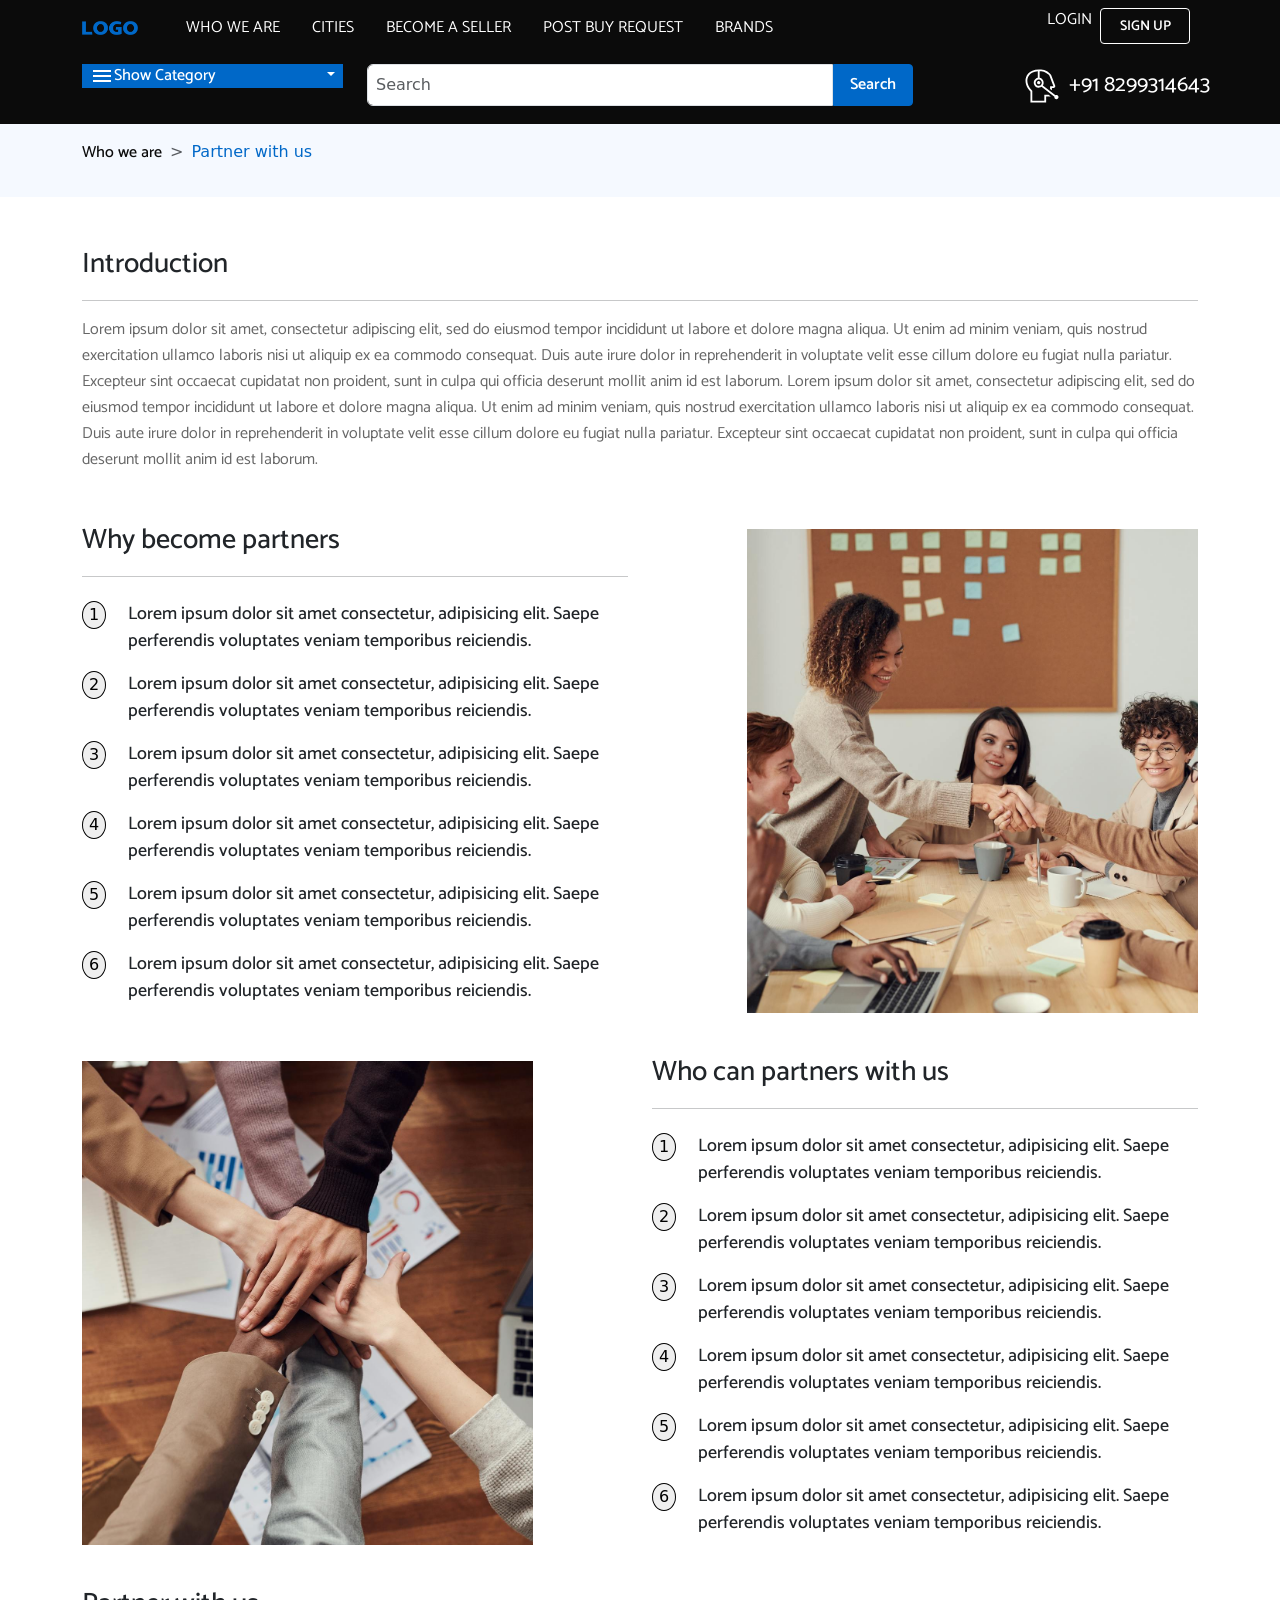
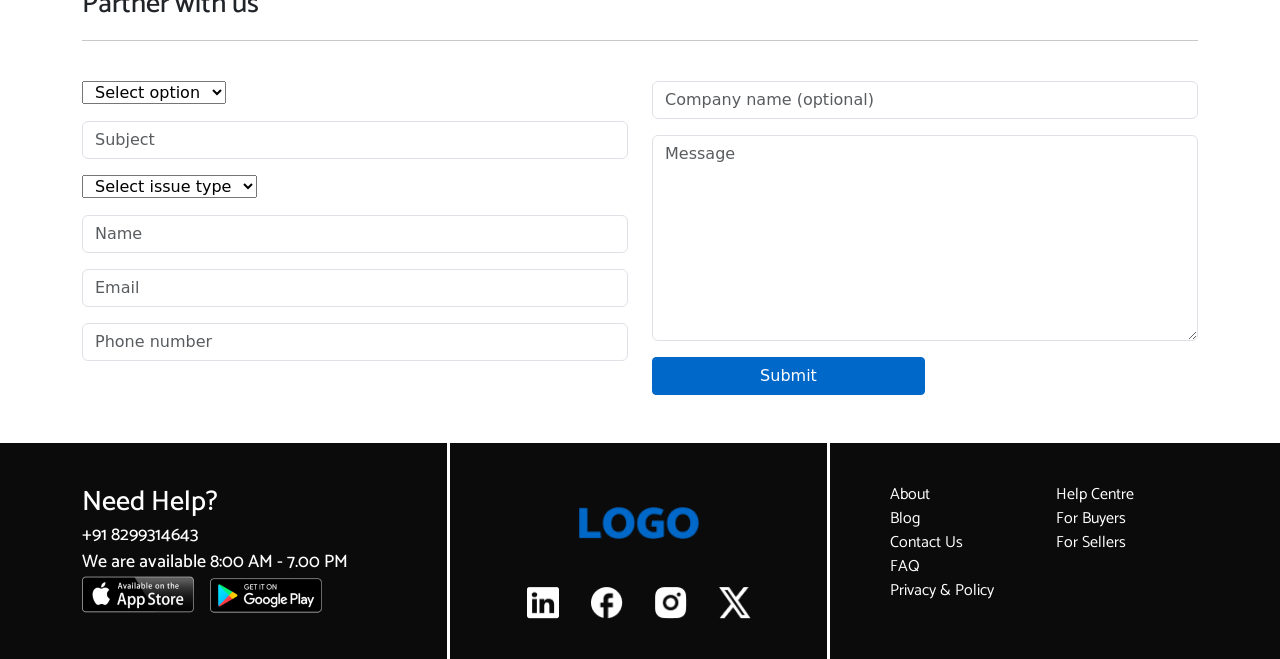
<file: partnerwithus.html>
<!DOCTYPE html>

<html>

<head>
    <meta charset="UTF-8">

    <meta name="viewport" content="width=device-width, initial-scale=1.0, shrink-to-fit=no">

    <title>Corporate Gifting</title>

    <link href="https://cdn.jsdelivr.net/npm/bootstrap@5.1.3/dist/css/bootstrap.min.css" rel="stylesheet"
        integrity="sha384-1BmE4kWBq78iYhFldvKuhfTAU6auU8tT94WrHftjDbrCEXSU1oBoqyl2QvZ6jIW3" crossorigin="anonymous">

    <link rel="preconnect" href="https://fonts.googleapis.com">

    <link rel="preconnect" href="https://fonts.gstatic.com" crossorigin>

    <link href="https://fonts.googleapis.com/css2?family=Catamaran:wght@100..900&display=swap" rel="stylesheet">

    <link href="css2/style.css" rel="stylesheet">

    <link href="css2/responsive.css" rel="stylesheet">

    <link rel="stylesheet" href="https://cdnjs.cloudflare.com/ajax/libs/font-awesome/4.7.0/css/font-awesome.min.css">

    <link rel="stylesheet" href="https://cdnjs.cloudflare.com/ajax/libs/OwlCarousel2/2.3.4/assets/owl.carousel.min.css"
        integrity="sha512-tS3S5qG0BlhnQROyJXvNjeEM4UpMXHrQfTGmbQ1gKmelCxlSEBUaxhRBj/EFTzpbP4RVSrpEikbmdJobCvhE3g=="
        crossorigin="anonymous" referrerpolicy="no-referrer" />

    <link rel="stylesheet"
        href="https://cdnjs.cloudflare.com/ajax/libs/OwlCarousel2/2.3.4/assets/owl.theme.default.min.css"
        integrity="sha512-sMXtMNL1zRzolHYKEujM2AqCLUR9F2C4/05cdbxjjLSRvMQIciEPCQZo++nk7go3BtSuK9kfa/s+a4f4i5pLkw=="
        crossorigin="anonymous" referrerpolicy="no-referrer" />

</head>

<body>

    <!--Header-->

    <header>
        <nav class="navbar navbar-expand-lg navbar-light">
            <div class="container">
                <a class="navbar-brand" href="index.html"><img src="images/LOGO.png" alt="logoimage"
                        style="width: 56px; height: 14px;"></a>
                <button class="navbar-toggler" type="button" data-bs-toggle="collapse" data-bs-target="#navbarNav"
                    aria-controls="navbarNav" aria-expanded="false" aria-label="Toggle navigation">
                    <svg width="24" height="24" viewBox="0 0 24 24" fill="none" xmlns="http://www.w3.org/2000/svg">
                        <g id="Icons/menu_24px">
                            <path id="icon" fill-rule="evenodd" clip-rule="evenodd"
                                d="M3 8V6H21V8H3ZM3 13H21V11H3V13ZM3 18H21V16H3V18Z" fill="white" />
                        </g>
                    </svg>
                </button>
                <div class="collapse navbar-collapse" id="navbarNav">
                    <div class="d-flex justify-content-between flex-column flex-lg-row" style="width: 100%;">
                        <ul class="navbar-nav me-auto mb-2 mb-lg-0">
                            <li class="nav-item ">
                                <a class="nav-link text-white active" aria-current="page" href="#"></a>
                            </li>
                            <li class="nav-item mx-2">
                                <a class="nav-link text-white" href="#">WHO WE ARE</a>
                            </li>
                            <li class="nav-item mx-2">
                                <a class="nav-link text-white" href="#">CITIES</a>
                            </li>
                            <li class="nav-item mx-2">
                                <a class="nav-link text-white" href="#">BECOME A SELLER</a>
                            </li>
                            <li class="nav-item mx-2">
                                <a class="nav-link text-white" href="#">POST BUY REQUEST</a>
                            </li>
                            <li class="nav-item mx-2">
                                <a class="nav-link text-white" href="#">BRANDS</a>
                            </li>
                        </ul>
                        <div class="d-flex flex-column flex-lg-row">
                            <a class="nav-link" href="#">LOGIN</a>
                            <button class="btn btn-outline-secondary btn-sm px-3 mx-2"
                                style="border-radius: 4px; height: 36px; width: 90px;" type="button">SIGN UP</button>
                        </div>
                    </div>
                </div>
            </div>
        </nav>
    </header>
    <section class="header-search pt-5">
        <div class="container">
            <div class="row d-flex flex-column-reverse flex-lg-row py-3">
                <div class="col-xl-3 col-lg-4 py-2 py-lg-0">
                    <div class="d-flex align-items-center justify-content-between px-2 "
                        style="background-color: #0068C8;">
                        <h6 class="text-white " style="margin-bottom: 0; width: 100%;"> <svg width="24" height="24"
                                viewBox="0 0 24 24" fill="none" xmlns="http://www.w3.org/2000/svg">
                                <g id="Icons/menu_24px">
                                    <path id="icon" fill-rule="evenodd" clip-rule="evenodd"
                                        d="M3 8V6H21V8H3ZM3 13H21V11H3V13ZM3 18H21V16H3V18Z" fill="white" />
                                </g>
                            </svg>Show Category</h6>
                        <div class="nav-item dropdown">
                            <a class="nav-link dropdown-toggle" style="color: white;" href="#" id="navbarDropdown"
                                role="button" data-bs-toggle="dropdown" aria-expanded="false"></a>
                            <ul class="dropdown-menu" aria-labelledby="navbarDropdown">
                                <li><a class="dropdown-item" href="#">Action</a></li>
                                <li><a class="dropdown-item" href="#">Another action</a></li>
                                <li>
                                    <hr class="dropdown-divider">
                                </li>
                                <li><a class="dropdown-item" href="#">Something else here</a></li>
                            </ul>
                        </div>
                    </div>
                </div>
                <div class="col-xl-6 col-lg-5 py-2 py-lg-0">
                    <form class="d-flex">
                        <input class="form-control p-2"
                            style="height:max-content; border-top-right-radius: 0px; border-bottom-right-radius: 0px;"
                            type="search" placeholder="Search" aria-label="Search">
                        <button class="btn btn-primary btn-md px-3"
                            style="border-radius: 4px; border-color: #0068C8; border-top-left-radius: 0px; border-bottom-left-radius: 0px;"
                            type="submit">Search</button>
                    </form>
                </div>
                <div class="col-xl-3 col-lg-3 d-none d-lg-flex justify-content-end p-0 py-2 py-lg-0">
                    <h4 class="text-white"><svg width="44" height="44" viewBox="0 0 44 44" fill="none"
                            xmlns="http://www.w3.org/2000/svg">
                            <path
                                d="M18.7032 20.3518C18.9199 20.3518 19.1346 20.3091 19.3348 20.2262C19.535 20.1432 19.717 20.0217 19.8702 19.8684C20.0235 19.7152 20.1451 19.5332 20.228 19.333C20.311 19.1327 20.3537 18.9181 20.3537 18.7014C20.3537 18.4846 20.311 18.27 20.228 18.0698C20.1451 17.8695 20.0235 17.6876 19.8702 17.5343C19.717 17.3811 19.535 17.2595 19.3348 17.1765C19.1346 17.0936 18.9199 17.0509 18.7032 17.0509C18.2655 17.0509 17.8457 17.2248 17.5361 17.5343C17.2266 17.8438 17.0527 18.2636 17.0527 18.7014C17.0527 19.1391 17.2266 19.5589 17.5361 19.8684C17.8457 20.1779 18.2655 20.3518 18.7032 20.3518Z"
                                fill="white" />
                            <path fill-rule="evenodd" clip-rule="evenodd"
                                d="M10.4592 27.5073V38.5H26.1452V32.5307H30.0804C30.3261 32.5307 30.5607 32.4821 30.7743 32.395L28.5927 30.6973H24.3118V36.6667H12.2916V26.7685L11.7782 26.2359C10.2749 24.673 7.33333 21.0201 7.33333 16.4771C7.33333 14.9829 7.89708 12.6949 9.59383 10.8029C11.0907 9.13367 13.6024 7.62667 17.7861 7.37183V13.8343C17.0627 13.9714 16.379 14.2682 15.7848 14.7029C15.1906 15.1377 14.7009 15.6995 14.3513 16.3475C14.0017 16.9955 13.8011 17.7133 13.764 18.4486C13.727 19.184 13.8544 19.9183 14.1371 20.5982C14.4197 21.278 14.8505 21.8862 15.398 22.3785C15.9455 22.8708 16.5959 23.2348 17.3018 23.4439C18.0078 23.653 18.7515 23.702 19.4788 23.5874C20.206 23.4727 20.8986 23.1972 21.5059 22.781L34.4034 32.7938C34.324 33.252 34.4017 33.7237 34.6241 34.1322C34.8465 34.5407 35.2004 34.8621 35.6285 35.0441C36.0565 35.2261 36.5335 35.2581 36.982 35.1349C37.4305 35.0117 37.8241 34.7405 38.0991 34.3654C38.3741 33.9902 38.5142 33.5332 38.4966 33.0684C38.4791 32.6036 38.305 32.1584 38.0026 31.805C37.7001 31.4516 37.2872 31.2109 36.8307 31.1218C36.3741 31.0327 35.9009 31.1005 35.4878 31.3142L22.8067 21.4683C23.2653 20.7883 23.5479 20.0049 23.629 19.1886C23.71 18.3724 23.587 17.5487 23.271 16.7918C22.955 16.0348 22.4559 15.3682 21.8185 14.8518C21.1811 14.3354 20.4255 13.9855 19.6194 13.8334V7.33883C21.9505 7.38192 23.5657 7.6945 24.7876 8.15283C26.0819 8.63867 27.0417 9.32617 28.0087 10.2218L28.1389 10.3428C29.0868 11.2209 29.3691 11.4831 29.5295 11.9103L33.4097 22.2411H30.0804V24.8884L31.9137 26.3138V24.0744H33.4097C33.706 24.0748 33.998 24.0034 34.2605 23.8661C34.5231 23.7289 34.7485 23.53 34.9173 23.2866C35.0861 23.0431 35.1934 22.7623 35.2299 22.4683C35.2663 22.1743 35.2309 21.8758 35.1267 21.5985L31.2455 11.2649C30.9256 10.4124 30.3068 9.84408 29.5277 9.12908L29.2554 8.87792C27.0875 6.86767 24.6207 5.5 19.0648 5.5C8.2555 5.5 5.5 12.7188 5.5 16.4771C5.5 21.7635 8.87608 25.8647 10.4592 27.5073ZM18.7027 21.8176C19.1122 21.8176 19.5176 21.7371 19.8958 21.5804C20.2741 21.4238 20.6178 21.1942 20.9073 20.9048C21.1969 20.6153 21.4266 20.2717 21.5833 19.8935C21.74 19.5153 21.8207 19.1099 21.8208 18.7005C21.8209 18.2911 21.7403 17.8856 21.5837 17.5074C21.427 17.1291 21.1974 16.7854 20.908 16.4959C20.6185 16.2063 20.2749 15.9766 19.8967 15.8199C19.5185 15.6632 19.1131 15.5825 18.7037 15.5824C17.8768 15.5824 17.0839 15.9109 16.4992 16.4955C15.9145 17.0802 15.5861 17.8732 15.5861 18.7C15.5861 19.5268 15.9145 20.3198 16.4992 20.9045C17.0839 21.4891 17.8759 21.8176 18.7027 21.8176Z"
                                fill="white" />
                        </svg>
                        +91 8299314643</h4>
                </div>
            </div>
        </div>
  </section>


  <!--Breadcumb-->

  <section class="breadcrumb mb-0 breadcrumb-wrapper d-none d-md-flex">
    <div class="container">
        <div class="row">
            <nav style="--bs-breadcrumb-divider: '>';" aria-label="breadcrumb">
                <ol class="breadcrumb">
                  <li class="breadcrumb-item"><a class="text-decoration-none" href="#" style="color: #0b0b0b;">Who we are</a></li>
                  <li class="breadcrumb-item active d-block" aria-current="page" style="color: #0068C8;">Partner with us</li>
                </ol>
            </nav>
        </div>
    </div>
  </section>


  <!-- Section -->

  <section>
    <div class="container">
        <h3 class="mt-5">Introduction</h3>
            <div>
                <div class="intro-extra-line"></div>
            <hr>
            </div>
            
            <div class="row">
                <div class="intro col-md-12">
                    <p>Lorem ipsum dolor sit amet, consectetur adipiscing elit, sed do eiusmod tempor incididunt ut labore et dolore magna aliqua. Ut enim ad minim veniam, quis nostrud exercitation ullamco laboris nisi ut aliquip ex ea commodo consequat. Duis aute irure dolor in reprehenderit in voluptate velit esse cillum dolore eu fugiat nulla pariatur. Excepteur sint occaecat cupidatat non proident, sunt in culpa qui officia deserunt mollit anim id est laborum. Lorem ipsum dolor sit amet, consectetur adipiscing elit, sed do eiusmod tempor incididunt ut labore et dolore magna aliqua. Ut enim ad minim veniam, quis nostrud exercitation ullamco laboris nisi ut aliquip ex ea commodo consequat. Duis aute irure dolor in reprehenderit in voluptate velit esse cillum dolore eu fugiat nulla pariatur. Excepteur sint occaecat cupidatat non proident, sunt in culpa qui officia deserunt mollit anim id est laborum.</p>
                </div>

                <div class="col-md-6 mt-5">
                    <h3>Why become partners</h3>
                    <div>
                        <div class="why-become-partners-extra-line"></div>
                        <hr>
                    </div>

                    <div class="d-flex mt-4">
                        <div class="col-md-1">
                            <button style="border: 1px solid black; border-radius: 50%;">1</button>
                        </div>
                        <div class="partners-points col-md-11">
                            <h5>Lorem ipsum dolor sit amet consectetur, adipisicing elit. Saepe perferendis voluptates veniam temporibus reiciendis.</h5>
                        </div>
                    </div>

                    <div class="d-flex mt-3">
                        <div class="col-md-1">
                            <button style="border: 1px solid black; border-radius: 50%;">2</button>
                        </div>
                        <div class="partners-points col-md-11">
                            <h5>Lorem ipsum dolor sit amet consectetur, adipisicing elit. Saepe perferendis voluptates veniam temporibus reiciendis.</h5>
                        </div>
                    </div>

                    <div class="d-flex mt-3">
                        <div class="col-md-1">
                            <button style="border: 1px solid black; border-radius: 50%;">3</button>
                        </div>
                        <div class="partners-points col-md-11">
                            <h5>Lorem ipsum dolor sit amet consectetur, adipisicing elit. Saepe perferendis voluptates veniam temporibus reiciendis.</h5>
                        </div>
                    </div>

                    <div class="d-flex mt-3">
                        <div class="col-md-1">
                            <button style="border: 1px solid black; border-radius: 50%;">4</button>
                        </div>
                        <div class="partners-points col-md-11">
                            <h5>Lorem ipsum dolor sit amet consectetur, adipisicing elit. Saepe perferendis voluptates veniam temporibus reiciendis.</h5>
                        </div>
                    </div>

                    <div class="d-flex mt-3">
                        <div class="col-md-1">
                            <button style="border: 1px solid black; border-radius: 50%;">5</button>
                        </div>
                        <div class="partners-points col-md-11">
                            <h5>Lorem ipsum dolor sit amet consectetur, adipisicing elit. Saepe perferendis voluptates veniam temporibus reiciendis.</h5>
                        </div>
                    </div>

                    <div class="d-flex mt-3">
                        <div class="col-md-1">
                            <button style="border: 1px solid black; border-radius: 50%;">6</button>
                        </div>
                        <div class="partners-points col-md-11">
                            <h5>Lorem ipsum dolor sit amet consectetur, adipisicing elit. Saepe perferendis voluptates veniam temporibus reiciendis.</h5>
                        </div>
                    </div>
                </div>

                <div class="col-md-1"></div>

                <div class="col-md-5 mt-5">
                    <img src="images/partners1.jpg" alt="partners-image" class="img-fluid w-100 h-100 mt-2" style="object-fit: cover;">
                </div>


                <div class="col-md-5 mt-5">
                    <img src="images/partners2.jpg" alt="partners-image" class="img-fluid w-100 h-100 mt-2" style="object-fit: cover;">
                </div>

                <div class="col-md-1"></div>

                <div class="col-md-6 mt-5">
                    <h3>Who can partners with us</h3>
                    <div>
                        <div class="partners-with-us-extra-line"></div>
                        <hr>
                    </div>

                    <div class="d-flex mt-4">
                        <div class="col-md-1">
                            <button style="border: 1px solid black; border-radius: 50%;">1</button>
                        </div>
                        <div class="partners-points col-md-11">
                            <h5>Lorem ipsum dolor sit amet consectetur, adipisicing elit. Saepe perferendis voluptates veniam temporibus reiciendis.</h5>
                        </div>
                    </div>

                    <div class="d-flex mt-3">
                        <div class="col-md-1">
                            <button style="border: 1px solid black; border-radius: 50%;">2</button>
                        </div>
                        <div class="partners-points col-md-11">
                            <h5>Lorem ipsum dolor sit amet consectetur, adipisicing elit. Saepe perferendis voluptates veniam temporibus reiciendis.</h5>
                        </div>
                    </div>

                    <div class="d-flex mt-3">
                        <div class="col-md-1">
                            <button style="border: 1px solid black; border-radius: 50%;">3</button>
                        </div>
                        <div class="partners-points col-md-11">
                            <h5>Lorem ipsum dolor sit amet consectetur, adipisicing elit. Saepe perferendis voluptates veniam temporibus reiciendis.</h5>
                        </div>
                    </div>

                    <div class="d-flex mt-3">
                        <div class="col-md-1">
                            <button style="border: 1px solid black; border-radius: 50%;">4</button>
                        </div>
                        <div class="partners-points col-md-11">
                            <h5>Lorem ipsum dolor sit amet consectetur, adipisicing elit. Saepe perferendis voluptates veniam temporibus reiciendis.</h5>
                        </div>
                    </div>

                    <div class="d-flex mt-3">
                        <div class="col-md-1">
                            <button style="border: 1px solid black; border-radius: 50%;">5</button>
                        </div>
                        <div class="partners-points col-md-11">
                            <h5>Lorem ipsum dolor sit amet consectetur, adipisicing elit. Saepe perferendis voluptates veniam temporibus reiciendis.</h5>
                        </div>
                    </div>

                    <div class="d-flex mt-3">
                        <div class="col-md-1">
                            <button style="border: 1px solid black; border-radius: 50%;">6</button>
                        </div>
                        <div class="partners-points col-md-11">
                            <h5>Lorem ipsum dolor sit amet consectetur, adipisicing elit. Saepe perferendis voluptates veniam temporibus reiciendis.</h5>
                        </div>
                    </div>
                </div>
            </div>
    </div>
  </section>


  <section>
    <div class="container mt-5">
        <h3>Partner with us</h3>
        <div>
            <div class="partner-with-us-extra-line"></div>
            <hr>
        </div>

        <div class="row">
            <div class="col-md-6 mt-4">
                <select class="form-select-partner px-2">
                    <option selected>Select option</option>
                    <option>Option 1</option>
                    <option>Option 2</option>
                    <option>Option 3</option>
                    <option>Option 4</option>
                </select>

                <input type="text" class="form-control mt-3" placeholder="Subject">

                <select class="form-select-partner mt-3 px-2">
                    <option selected>Select issue type</option>
                    <option>Option 1</option>
                    <option>Option 2</option>
                    <option>Option 3</option>
                    <option>Option 4</option>
                </select>

                <input type="text" class="form-control mt-3" placeholder="Name">

                <input type="email" class="form-control mt-3" placeholder="Email">

                <input type="text" class="form-control mt-3 mb-5" placeholder="Phone number">
            </div>
            
            <div class="col-md-6 mt-4">
                <input type="text" class="form-control" placeholder="Company name (optional)">

                <textarea class="form-control mt-3" placeholder="Message" rows="8"></textarea>

                <button type="submit" class="btn btn-primary w-50 mt-3 mb-5">Submit</button>
            </div>
        </div>
    </div>
</section>


<!-- Footer -->

  <footer>
    <div class="container">
        <div class="row">
            <div class="col-md-4 d-flex flex-column align-items-center align-items-md-start" style="border-left:1px; border-color: white; border-right-style: inset;">
                <h3 class="text-white">Need Help?</h3>
                <h5 class="text-white">+91 8299314643</h5>
                <h5 class="text-white">We are available 8:00 AM - 7.00 PM</h5>
                <div class="d-flex ">
                <img src="images/app-store 1.png" class="me-2" alt="scan-image" class="apple-image">
                <img src="images/google-play 1.png" class="ms-2" alt="scan-image" class="google-image">
              </div>
            </div>
            <div class="col-md-4" style="border-left:1px; border-color: white; border-right-style: inset;">
              <div class="d-flex justify-content-center mt-md-4 mt-2">
                <img src="images/LOGO.png" alt="scan-image" style="width: 7.5rem; height: 2rem;">
              </div>
              <div class="d-flex justify-content-center mt-5">
                <div class="d-flex">
                  <img src="images/Vector.png" class="me-3 social-icons" alt="scan-image">
                  <img src="images/Vector 2.png" class="mx-3 social-icons" alt="scan-image">
                  <img src="images/Vector 3.png" class="mx-3 social-icons" alt="scan-image">
                  <img src="images/Social Media Icon.png" class="ms-3 social-icons" alt="scan-image">
                </div>
              </div>
            </div>
            <div class="col-md-4 d-md-block d-none  mt-md-0">
              <div class="row ps-5">
                <div class="col-6">
                  <a class="footernav  nav-link" href="#">About</a>
                  <a class="footernav nav-link" href="#">Blog</a>
                  <a class="footernav nav-link" href="#">Contact Us</a>
                  <a class="footernav nav-link" href="#">FAQ</a>
                  <a class="footernav nav-link" href="#">Privacy & Policy</a>
                </div>
                <div class="col-6">
                  <a class="footernav nav-link" href="#">Help Centre</a>
                  <a class="footernav nav-link" href="#">For Buyers</a>
                  <a class="footernav nav-link" href="#">For Sellers</a>
                </div>
              </div>
            </div>
            <div class="col-md-4 justify-content-around d-flex d-md-none mb-5 flex-wrap">
              <a class="footernav text-center nav-link" href="#">About</a>
              <a class="footernav text-center nav-link" href="#">Blog</a>
              <a class="footernav nav-link" href="#">Contact Us</a>
              <a class="footernav nav-link" href="#">FAQ</a>
              <a class="footernav nav-link" href="#">Privacy & Policy</a>
              <a class="footernav text-center nav-link" href="#">Help Centre</a>
              <a class="footernav text-center nav-link" href="#">For Buyers</a>
              <a class="footernav text-center nav-link" href="#">For Sellers</a>
            </div>
          </div>
        </div>
    </footer>

    
  </body>
</html>
</file>
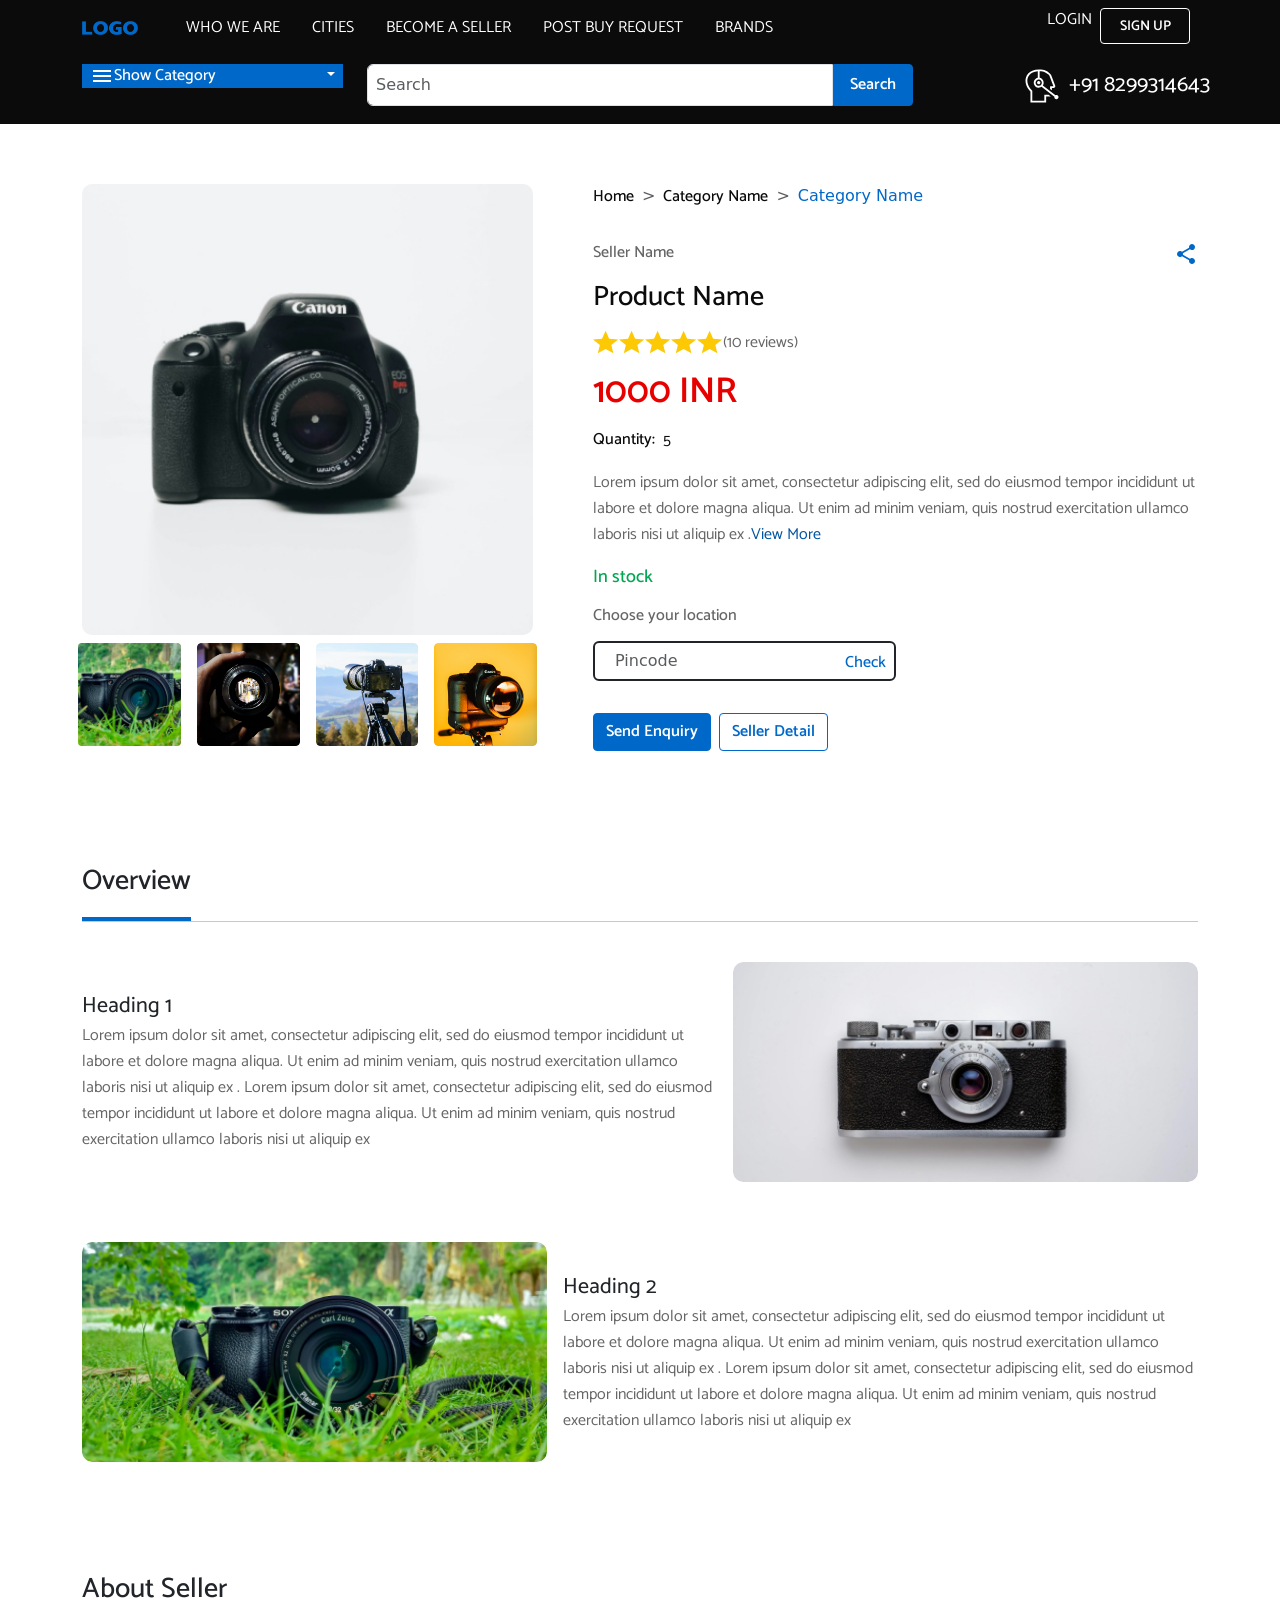
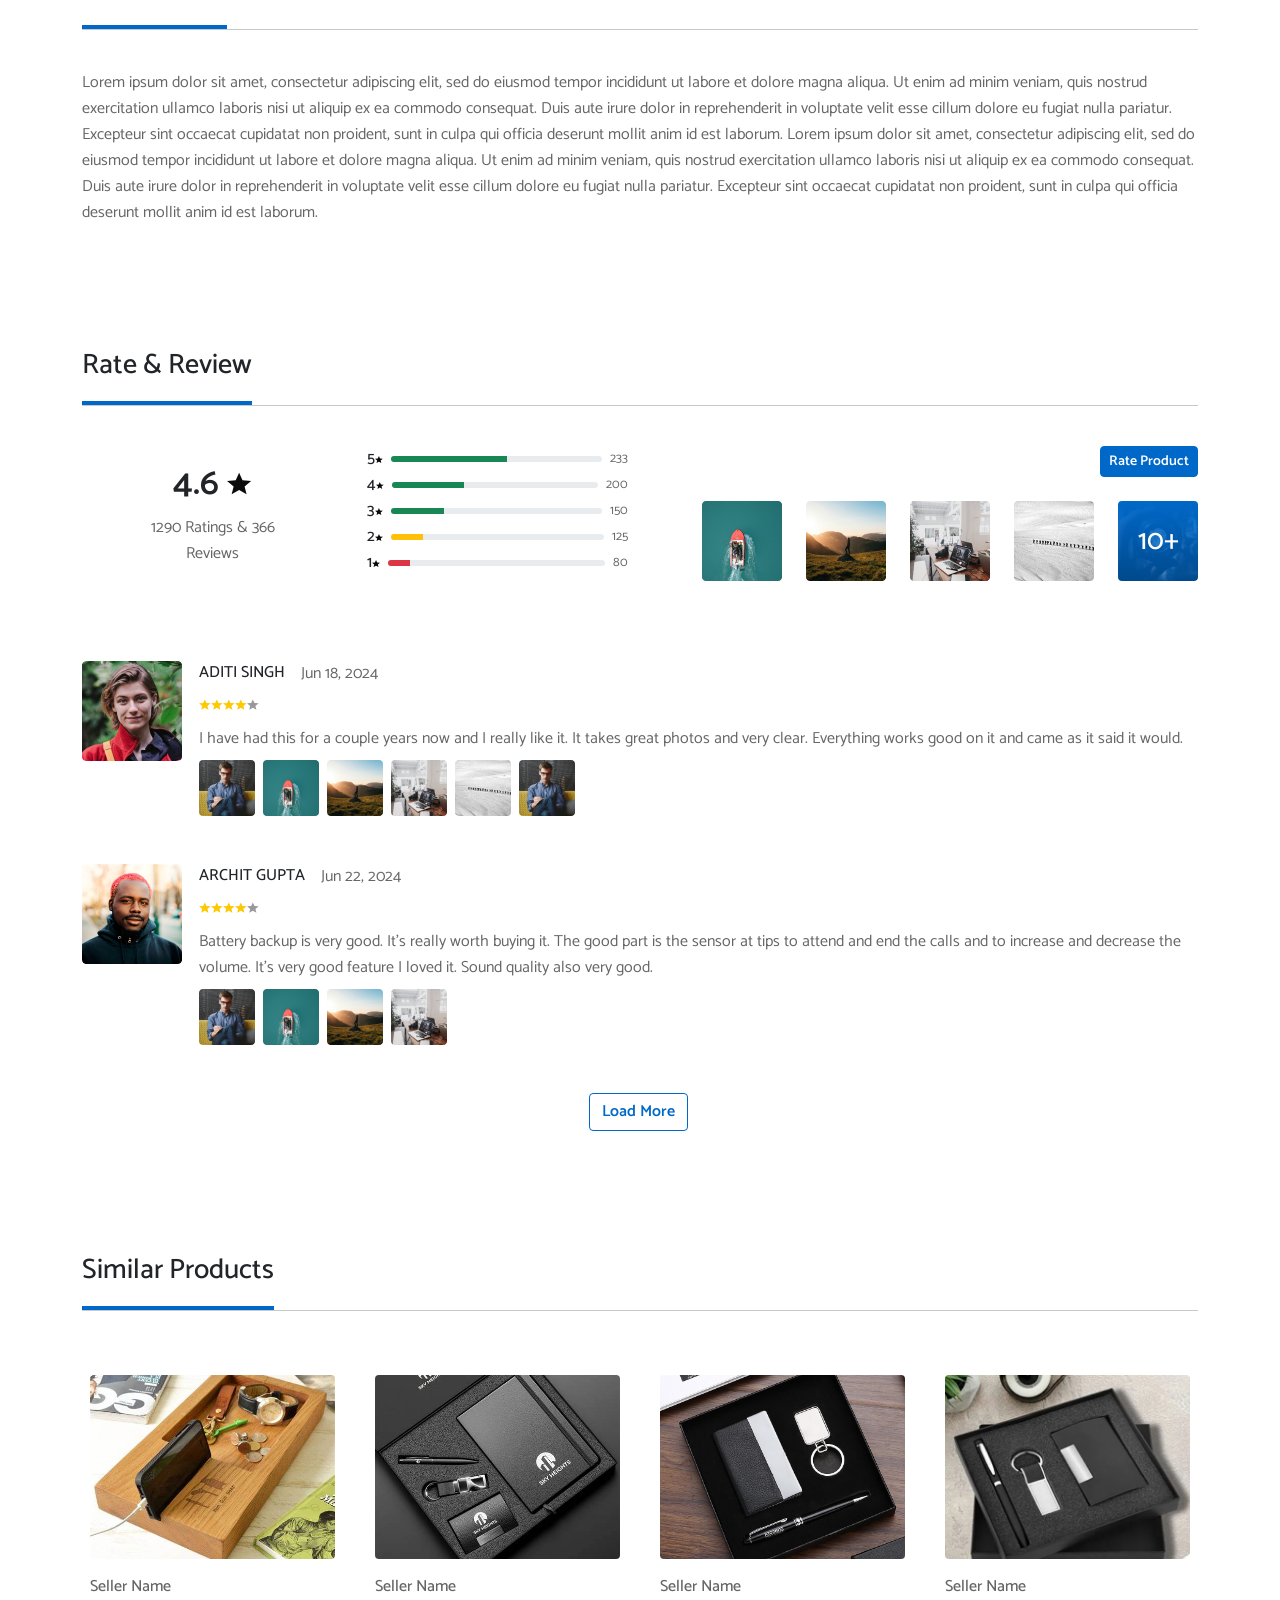
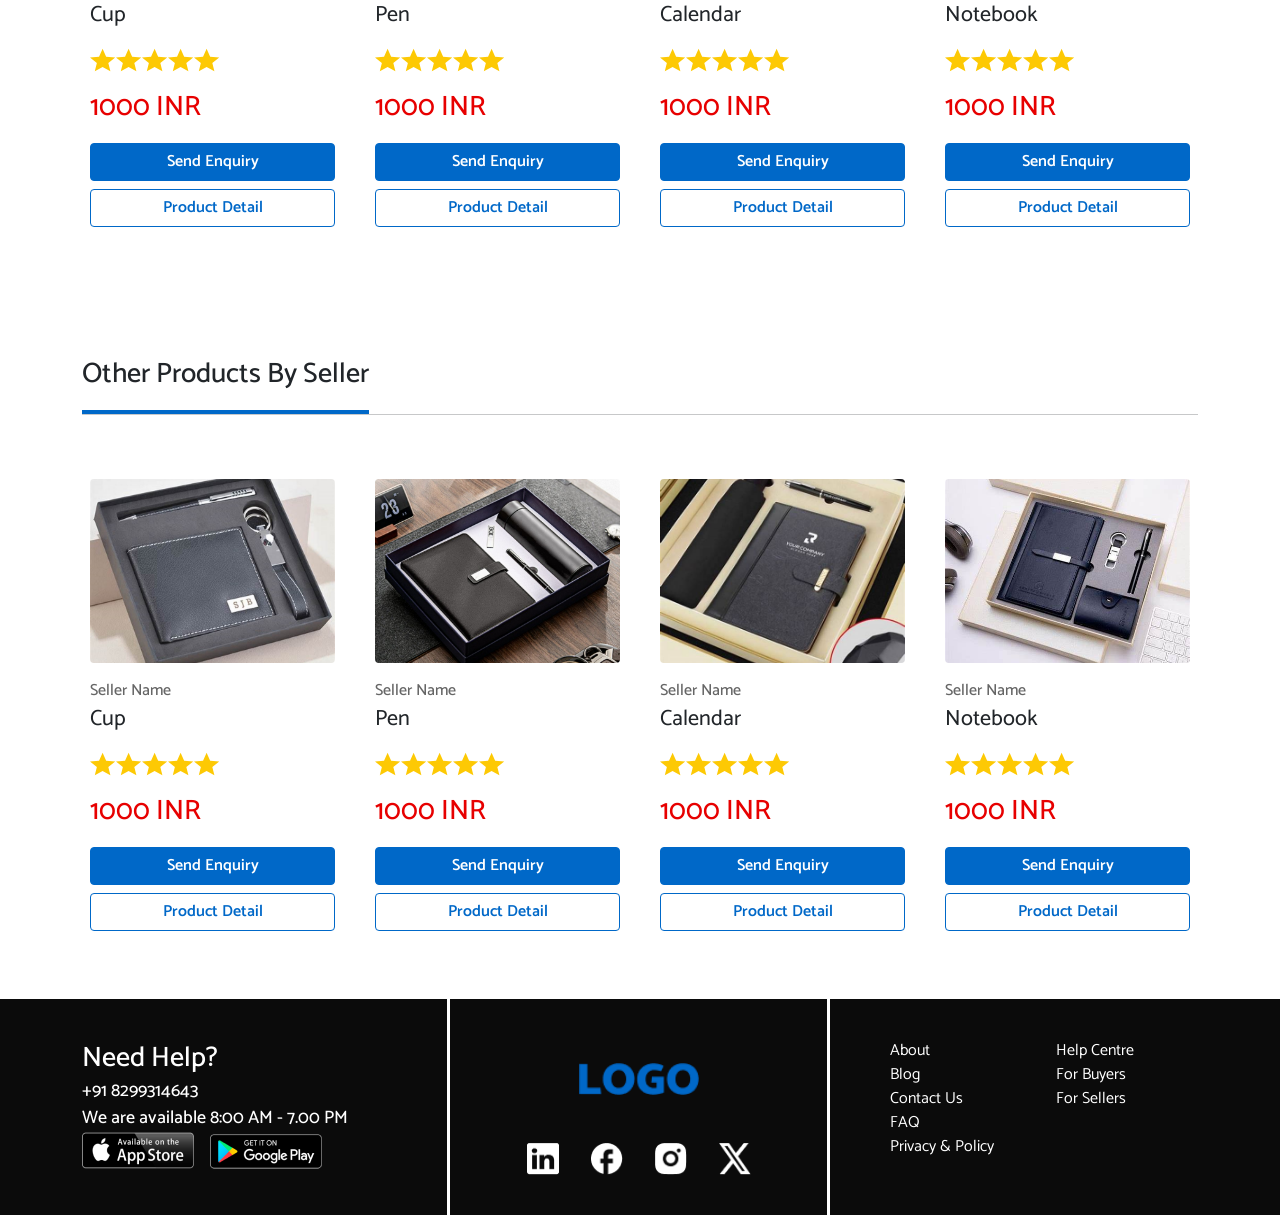
<file: ProductDetail.html>
<!DOCTYPE html>

<html>

<head>
  <meta charset="UTF-8">
  <meta name="viewport" content="width=device-width, initial-scale=1.0, shrink-to-fit=no">
  <title>Corporate Gifting</title>
  <link href="https://cdn.jsdelivr.net/npm/bootstrap@5.1.3/dist/css/bootstrap.min.css" rel="stylesheet"
    integrity="sha384-1BmE4kWBq78iYhFldvKuhfTAU6auU8tT94WrHftjDbrCEXSU1oBoqyl2QvZ6jIW3" crossorigin="anonymous">

  <link rel="preconnect" href="https://fonts.googleapis.com">
  <link rel="preconnect" href="https://fonts.gstatic.com" crossorigin>
  <link href="https://fonts.googleapis.com/css2?family=Catamaran:wght@100..900&display=swap" rel="stylesheet">

  <link href="css2/style.css" rel="stylesheet">
  <link href="css2/responsive.css" rel="stylesheet">
  <link rel="stylesheet" href="https://cdnjs.cloudflare.com/ajax/libs/font-awesome/4.7.0/css/font-awesome.min.css">
  <link rel="stylesheet" href="https://cdnjs.cloudflare.com/ajax/libs/OwlCarousel2/2.3.4/assets/owl.carousel.min.css"
    integrity="sha512-tS3S5qG0BlhnQROyJXvNjeEM4UpMXHrQfTGmbQ1gKmelCxlSEBUaxhRBj/EFTzpbP4RVSrpEikbmdJobCvhE3g=="
    crossorigin="anonymous" referrerpolicy="no-referrer" />
  <link rel="stylesheet"
    href="https://cdnjs.cloudflare.com/ajax/libs/OwlCarousel2/2.3.4/assets/owl.theme.default.min.css"
    integrity="sha512-sMXtMNL1zRzolHYKEujM2AqCLUR9F2C4/05cdbxjjLSRvMQIciEPCQZo++nk7go3BtSuK9kfa/s+a4f4i5pLkw=="
    crossorigin="anonymous" referrerpolicy="no-referrer" />

</head>

<body>

  <!--Header-->
  <header>
    <nav class="navbar navbar-expand-lg navbar-light">
      <div class="container">
        <a class="navbar-brand" href="index.html"><img src="images/LOGO.png" alt="logoimage"
            style="width: 56px; height: 14px;"></a>
        <button class="navbar-toggler" type="button" data-bs-toggle="collapse" data-bs-target="#navbarNav"
          aria-controls="navbarNav" aria-expanded="false" aria-label="Toggle navigation">
          <svg width="24" height="24" viewBox="0 0 24 24" fill="none" xmlns="http://www.w3.org/2000/svg">
            <g id="Icons/menu_24px">
              <path id="icon" fill-rule="evenodd" clip-rule="evenodd"
                d="M3 8V6H21V8H3ZM3 13H21V11H3V13ZM3 18H21V16H3V18Z" fill="white" />
            </g>
          </svg>
        </button>
        <div class="collapse navbar-collapse" id="navbarNav">
          <div class="d-flex justify-content-between flex-column flex-lg-row" style="width: 100%;">
            <ul class="navbar-nav me-auto mb-2 mb-lg-0">
              <li class="nav-item ">
                <a class="nav-link text-white active" aria-current="page" href="#"></a>
              </li>
              <li class="nav-item mx-2">
                <a class="nav-link text-white" href="Whoweare.html">WHO WE ARE</a>
              </li>
              <li class="nav-item mx-2">
                <a class="nav-link text-white" href="#">CITIES</a>
              </li>
              <li class="nav-item mx-2">
                <a class="nav-link text-white" href="#">BECOME A SELLER</a>
              </li>
              <li class="nav-item mx-2">
                <a class="nav-link text-white" href="#">POST BUY REQUEST</a>
              </li>
              <li class="nav-item mx-2">
                <a class="nav-link text-white" href="#">BRANDS</a>
              </li>
            </ul>
            <div class="d-flex flex-column flex-lg-row">
              <a class="nav-link" href="#">LOGIN</a>
              <button class="btn btn-outline-secondary btn-sm px-3 mx-2"
                style="border-radius: 4px; height: 36px; width: 90px;" type="button">SIGN UP</button>
            </div>
          </div>
        </div>
      </div>
    </nav>
  </header>
  <section class="header-search pt-5">
    <div class="container">
      <div class="row d-flex flex-column-reverse flex-lg-row py-3">
        <div class="col-xl-3 col-lg-4 py-2 py-lg-0">
          <div class="d-flex align-items-center justify-content-between px-2 " style="background-color: #0068C8;">
            <h6 class="text-white " style="margin-bottom: 0; width: 100%;"> <svg width="24" height="24"
                viewBox="0 0 24 24" fill="none" xmlns="http://www.w3.org/2000/svg">
                <g id="Icons/menu_24px">
                  <path id="icon" fill-rule="evenodd" clip-rule="evenodd"
                    d="M3 8V6H21V8H3ZM3 13H21V11H3V13ZM3 18H21V16H3V18Z" fill="white" />
                </g>
              </svg>Show Category</h6>
            <div class="nav-item dropdown">
              <a class="nav-link dropdown-toggle" style="color: white;" href="#" id="navbarDropdown" role="button"
                data-bs-toggle="dropdown" aria-expanded="false"></a>
              <ul class="dropdown-menu" aria-labelledby="navbarDropdown">
                <li><a class="dropdown-item" href="#">Action</a></li>
                <li><a class="dropdown-item" href="#">Another action</a></li>
                <li>
                  <hr class="dropdown-divider">
                </li>
                <li><a class="dropdown-item" href="#">Something else here</a></li>
              </ul>
            </div>
          </div>
        </div>
        <div class="col-xl-6 col-lg-5 py-2 py-lg-0">
          <form class="d-flex">
            <input class="form-control p-2"
              style="height:max-content; border-top-right-radius: 0px; border-bottom-right-radius: 0px;" type="search"
              placeholder="Search" aria-label="Search">
            <button class="btn btn-primary btn-md px-3"
              style="border-radius: 4px; border-color: #0068C8; border-top-left-radius: 0px; border-bottom-left-radius: 0px;"
              type="submit">Search</button>
          </form>
        </div>
        <div class="col-xl-3 col-lg-3 d-none d-lg-flex justify-content-end p-0 py-2 py-lg-0">
          <h4 class="text-white"><svg width="44" height="44" viewBox="0 0 44 44" fill="none"
              xmlns="http://www.w3.org/2000/svg">
              <path
                d="M18.7032 20.3518C18.9199 20.3518 19.1346 20.3091 19.3348 20.2262C19.535 20.1432 19.717 20.0217 19.8702 19.8684C20.0235 19.7152 20.1451 19.5332 20.228 19.333C20.311 19.1327 20.3537 18.9181 20.3537 18.7014C20.3537 18.4846 20.311 18.27 20.228 18.0698C20.1451 17.8695 20.0235 17.6876 19.8702 17.5343C19.717 17.3811 19.535 17.2595 19.3348 17.1765C19.1346 17.0936 18.9199 17.0509 18.7032 17.0509C18.2655 17.0509 17.8457 17.2248 17.5361 17.5343C17.2266 17.8438 17.0527 18.2636 17.0527 18.7014C17.0527 19.1391 17.2266 19.5589 17.5361 19.8684C17.8457 20.1779 18.2655 20.3518 18.7032 20.3518Z"
                fill="white" />
              <path fill-rule="evenodd" clip-rule="evenodd"
                d="M10.4592 27.5073V38.5H26.1452V32.5307H30.0804C30.3261 32.5307 30.5607 32.4821 30.7743 32.395L28.5927 30.6973H24.3118V36.6667H12.2916V26.7685L11.7782 26.2359C10.2749 24.673 7.33333 21.0201 7.33333 16.4771C7.33333 14.9829 7.89708 12.6949 9.59383 10.8029C11.0907 9.13367 13.6024 7.62667 17.7861 7.37183V13.8343C17.0627 13.9714 16.379 14.2682 15.7848 14.7029C15.1906 15.1377 14.7009 15.6995 14.3513 16.3475C14.0017 16.9955 13.8011 17.7133 13.764 18.4486C13.727 19.184 13.8544 19.9183 14.1371 20.5982C14.4197 21.278 14.8505 21.8862 15.398 22.3785C15.9455 22.8708 16.5959 23.2348 17.3018 23.4439C18.0078 23.653 18.7515 23.702 19.4788 23.5874C20.206 23.4727 20.8986 23.1972 21.5059 22.781L34.4034 32.7938C34.324 33.252 34.4017 33.7237 34.6241 34.1322C34.8465 34.5407 35.2004 34.8621 35.6285 35.0441C36.0565 35.2261 36.5335 35.2581 36.982 35.1349C37.4305 35.0117 37.8241 34.7405 38.0991 34.3654C38.3741 33.9902 38.5142 33.5332 38.4966 33.0684C38.4791 32.6036 38.305 32.1584 38.0026 31.805C37.7001 31.4516 37.2872 31.2109 36.8307 31.1218C36.3741 31.0327 35.9009 31.1005 35.4878 31.3142L22.8067 21.4683C23.2653 20.7883 23.5479 20.0049 23.629 19.1886C23.71 18.3724 23.587 17.5487 23.271 16.7918C22.955 16.0348 22.4559 15.3682 21.8185 14.8518C21.1811 14.3354 20.4255 13.9855 19.6194 13.8334V7.33883C21.9505 7.38192 23.5657 7.6945 24.7876 8.15283C26.0819 8.63867 27.0417 9.32617 28.0087 10.2218L28.1389 10.3428C29.0868 11.2209 29.3691 11.4831 29.5295 11.9103L33.4097 22.2411H30.0804V24.8884L31.9137 26.3138V24.0744H33.4097C33.706 24.0748 33.998 24.0034 34.2605 23.8661C34.5231 23.7289 34.7485 23.53 34.9173 23.2866C35.0861 23.0431 35.1934 22.7623 35.2299 22.4683C35.2663 22.1743 35.2309 21.8758 35.1267 21.5985L31.2455 11.2649C30.9256 10.4124 30.3068 9.84408 29.5277 9.12908L29.2554 8.87792C27.0875 6.86767 24.6207 5.5 19.0648 5.5C8.2555 5.5 5.5 12.7188 5.5 16.4771C5.5 21.7635 8.87608 25.8647 10.4592 27.5073ZM18.7027 21.8176C19.1122 21.8176 19.5176 21.7371 19.8958 21.5804C20.2741 21.4238 20.6178 21.1942 20.9073 20.9048C21.1969 20.6153 21.4266 20.2717 21.5833 19.8935C21.74 19.5153 21.8207 19.1099 21.8208 18.7005C21.8209 18.2911 21.7403 17.8856 21.5837 17.5074C21.427 17.1291 21.1974 16.7854 20.908 16.4959C20.6185 16.2063 20.2749 15.9766 19.8967 15.8199C19.5185 15.6632 19.1131 15.5825 18.7037 15.5824C17.8768 15.5824 17.0839 15.9109 16.4992 16.4955C15.9145 17.0802 15.5861 17.8732 15.5861 18.7C15.5861 19.5268 15.9145 20.3198 16.4992 20.9045C17.0839 21.4891 17.8759 21.8176 18.7027 21.8176Z"
                fill="white" />
            </svg>
            +91 8299314643</h4>
        </div>
      </div>
    </div>
  </section>

  <!--ProductBasicsDetail-->

  <section class="ProductBasicsDetail wrapper">
    <div class="container">
      <div class="row">
        <div class="col-md-5 ">
          <div>
            <img src="images/Frame 290.png" id="product-image" class="img-fluid" alt=""
              style="width: 100%; aspect-ratio: 1/1; object-fit: cover; border-radius:0.625rem;" />
          </div>
          <div class="row">
            <div class="col-3 p-2 thumbnail-image img-fluid" onclick="changeimage('product-img1')" id="product-img1">
              <img src="images/Frame 296.png" alt="" >
            </div>
            <div class="col-3 p-2 thumbnail-image img-fluid" onclick="changeimage('product-img2')" id="product-img2">
              <img src="images/Frame 292.png" alt="" >
            </div>
            <div class="col-3 p-2 thumbnail-image img-fluid" onclick="changeimage('product-img3')" id="product-img3">
              <img src="images/Frame 293.png" alt="" >
            </div>
            <div class="col-3 p-2 thumbnail-image img-fluid" onclick="changeimage('product-img4')" id="product-img4">
              <img src="images/Frame 294.png" alt="" >
            </div>
          </div>
        </div>
        <div class="col-md-7  d-flex flex-column gap-product-detail1 ps-md-5 mt-4 mt-md-0">
          <div class="d-none d-md-block">
            <nav style="--bs-breadcrumb-divider: '>';" aria-label="breadcrumb">
              <ol class="breadcrumb">
                <li class="breadcrumb-item"><a class="text-decoration-none" href="index.html"
                    style="color: #0b0b0b;">Home</a></li>
                <li class="breadcrumb-item"><a class="text-decoration-none" href="CategoryYouMayLike.html"
                    style="color: #0b0b0b;">Category Name</a></li>
                <li class="breadcrumb-item active d-block" aria-current="page" style="color: var(--primary-color);">Category Name
                </li>
              </ol>
            </nav>
          </div>
          <div class="d-flex justify-content-between">
            <div class="d-flex flex-column gap-product-detail2">
              <h6>Seller Name</h6>
              <h3>Product Name</h3>
              <div class="d-flex stars">
                <svg class="rating-homepage" width="26" height="24" viewBox="0 0 26 24" fill="none"
                  xmlns="http://www.w3.org/2000/svg">
                  <path
                    d="M4.805 23.3058L6.87167 15.002L0 9.41926L9.05167 8.68469L12.5967 0.852905L16.1417 8.68313L25.1917 9.4177L18.32 15.0004L20.3883 23.3042L12.5967 18.8968L4.805 23.3058Z"
                    fill="#FDC904" />
                </svg>
                <svg class="rating-homepage" width="26" height="24" viewBox="0 0 26 24" fill="none"
                  xmlns="http://www.w3.org/2000/svg">
                  <path
                    d="M4.805 23.3058L6.87167 15.002L0 9.41926L9.05167 8.68469L12.5967 0.852905L16.1417 8.68313L25.1917 9.4177L18.32 15.0004L20.3883 23.3042L12.5967 18.8968L4.805 23.3058Z"
                    fill="#FDC904" />
                </svg>
                <svg class="rating-homepage" width="26" height="24" viewBox="0 0 26 24" fill="none"
                  xmlns="http://www.w3.org/2000/svg">
                  <path
                    d="M4.805 23.3058L6.87167 15.002L0 9.41926L9.05167 8.68469L12.5967 0.852905L16.1417 8.68313L25.1917 9.4177L18.32 15.0004L20.3883 23.3042L12.5967 18.8968L4.805 23.3058Z"
                    fill="#FDC904" />
                </svg>
                <svg class="rating-homepage" width="26" height="24" viewBox="0 0 26 24" fill="none"
                  xmlns="http://www.w3.org/2000/svg">
                  <path
                    d="M4.805 23.3058L6.87167 15.002L0 9.41926L9.05167 8.68469L12.5967 0.852905L16.1417 8.68313L25.1917 9.4177L18.32 15.0004L20.3883 23.3042L12.5967 18.8968L4.805 23.3058Z"
                    fill="#FDC904" />
                </svg>
                <svg class="rating-homepage" width="26" height="24" viewBox="0 0 26 24" fill="none"
                  xmlns="http://www.w3.org/2000/svg">
                  <path
                    d="M4.805 23.3058L6.87167 15.002L0 9.41926L9.05167 8.68469L12.5967 0.852905L16.1417 8.68313L25.1917 9.4177L18.32 15.0004L20.3883 23.3042L12.5967 18.8968L4.805 23.3058Z"
                    fill="#FDC904" />
                </svg>
                <p>(10 reviews)</p>
              </div>
              <h2>1000 INR</h2>
              <div class="d-flex quantity">
                <h6 class="me-2">Quantity: </h6>
                <p>5</p>
              </div>
            </div>
            <div>
              <svg width="24" height="24" viewBox="0 0 30 30" fill="none" xmlns="http://www.w3.org/2000/svg">
                <path
                  d="M22.5 27.5C21.4583 27.5 20.5729 27.1354 19.8438 26.4062C19.1146 25.6771 18.75 24.7917 18.75 23.75C18.75 23.6042 18.7604 23.4529 18.7812 23.2962C18.8021 23.1396 18.8333 22.9992 18.875 22.875L10.0625 17.75C9.70833 18.0625 9.3125 18.3075 8.875 18.485C8.4375 18.6625 7.97917 18.7508 7.5 18.75C6.45833 18.75 5.57292 18.3854 4.84375 17.6562C4.11458 16.9271 3.75 16.0417 3.75 15C3.75 13.9583 4.11458 13.0729 4.84375 12.3438C5.57292 11.6146 6.45833 11.25 7.5 11.25C7.97917 11.25 8.4375 11.3388 8.875 11.5163C9.3125 11.6938 9.70833 11.9383 10.0625 12.25L18.875 7.125C18.8333 7 18.8021 6.85958 18.7812 6.70375C18.7604 6.54792 18.75 6.39667 18.75 6.25C18.75 5.20833 19.1146 4.32292 19.8438 3.59375C20.5729 2.86458 21.4583 2.5 22.5 2.5C23.5417 2.5 24.4271 2.86458 25.1562 3.59375C25.8854 4.32292 26.25 5.20833 26.25 6.25C26.25 7.29167 25.8854 8.17708 25.1562 8.90625C24.4271 9.63542 23.5417 10 22.5 10C22.0208 10 21.5625 9.91167 21.125 9.735C20.6875 9.55833 20.2917 9.31333 19.9375 9L11.125 14.125C11.1667 14.25 11.1979 14.3908 11.2188 14.5475C11.2396 14.7042 11.25 14.855 11.25 15C11.25 15.145 11.2396 15.2963 11.2188 15.4537C11.1979 15.6112 11.1667 15.7517 11.125 15.875L19.9375 21C20.2917 20.6875 20.6875 20.4429 21.125 20.2662C21.5625 20.0896 22.0208 20.0008 22.5 20C23.5417 20 24.4271 20.3646 25.1562 21.0938C25.8854 21.8229 26.25 22.7083 26.25 23.75C26.25 24.7917 25.8854 25.6771 25.1562 26.4062C24.4271 27.1354 23.5417 27.5 22.5 27.5Z"
                  fill="#0068C8" />
              </svg>
            </div>
          </div>
          <div class="truncate-text ">
            <p class="text-truncate text-wrap" id="text-content">Lorem ipsum dolor sit amet, consectetur adipiscing
              elit, sed do eiusmod tempor incididunt ut labore et dolore magna aliqua.
              Ut enim ad minim veniam, quis nostrud exercitation ullamco laboris nisi ut aliquip ex .<span
                class="btn-link text-decoration-none" id="view-more-button" style="color: var(--secondary-color);">View More</span></p>
          </div>
          <div class="d-flex flex-column gap-product-detail2">
            <h5>In stock</h5>
            <h6>Choose your location</h6>
            <div class="col-md-6 col-12">
              <form class="d-flex align-items-center justify-content-between border border-2 border-dark rounded px-2">
                <input class="form-control " type="search" placeholder="Pincode" aria-label="Search">
                <h6 class="mt-1 " style="color: #0068C8;">Check</h6>
              </form>
            </div>
          </div>
          <div class="row">
            <div class="d-flex  mt-3 button-container">
              <a href="" class="btn  btn-md btn-primary me-1" type="button">Send Enquiry</a>
              <a href="ProductDetail.html" class="btn btn-md btn-outline-primary ms-1"
                type="button">Seller Detail
              </a>
            </div>
          </div>
        </div>
      </div>
    </div>
  </section>

  <!--Overview-->

  <section class="overview pb-5 py-md-5">
    <div class="container">
      <div class="top-heading pb-3">
        <h3>Overview</h3>
      </div>
      <div>
        <hr class="mt-0">
      </div>
      <div class="row gap-overview">
        <div class="d-flex align-items-md-center flex-md-row flex-column-reverse">
          <div class="col-md-7 pe-md-3 pe-0 pt-md-0 pt-3">
            <h4>Heading 1</h4>
            <p>Lorem ipsum dolor sit amet, consectetur adipiscing elit, sed do eiusmod tempor incididunt ut labore et
              dolore magna aliqua. Ut enim ad minim veniam, quis nostrud exercitation ullamco laboris nisi ut aliquip ex
              . Lorem ipsum dolor sit amet, consectetur adipiscing elit, sed do eiusmod tempor incididunt ut labore et
              dolore magna aliqua.
              Ut enim ad minim veniam, quis nostrud exercitation ullamco laboris nisi ut aliquip ex </p>
          </div>
          <div class="col-md-5">
            <img src="images/Frame 297.png" alt="" class="overview-image"  />
          </div>
        </div>
        <div class="d-flex align-items-md-center flex-md-row flex-column">
          <div class="col-md-5">
            <img src="images/Frame 296.png" alt="" class="overview-image"  />
          </div>
          <div class="col-md-7 ps-md-3 ps-0 pt-md-0 pt-3">
            <h4>Heading 2</h4>
            <p>Lorem ipsum dolor sit amet, consectetur adipiscing elit, sed do eiusmod tempor incididunt ut labore et
              dolore magna aliqua. Ut enim ad minim veniam, quis nostrud exercitation ullamco laboris nisi ut aliquip ex
              . Lorem ipsum dolor sit amet, consectetur adipiscing elit, sed do eiusmod tempor incididunt ut labore et
              dolore magna aliqua.
              Ut enim ad minim veniam, quis nostrud exercitation ullamco laboris nisi ut aliquip ex </p>
          </div>
        </div>
      </div>
    </div>
  </section>

  <!--About Seller-->

  <section class="about-seller wrapper">
    <div class="container">
      <div class="top-heading pb-3">
        <h3>About Seller</h3>
      </div>
      <div>
        <hr class="mt-0">
      </div>
      <div class="row">
        <p>Lorem ipsum dolor sit amet, consectetur adipiscing elit, sed do eiusmod tempor incididunt ut labore et dolore
          magna aliqua. Ut enim ad minim veniam, quis nostrud exercitation ullamco laboris nisi ut aliquip ex ea commodo
          consequat. Duis aute irure dolor in reprehenderit in voluptate velit esse cillum dolore eu fugiat nulla
          pariatur. Excepteur sint occaecat cupidatat non proident, sunt in culpa qui officia deserunt mollit anim id
          est laborum. Lorem ipsum dolor sit amet, consectetur adipiscing elit, sed do eiusmod tempor incididunt ut
          labore et dolore magna aliqua. Ut enim ad minim veniam, quis nostrud exercitation ullamco laboris nisi ut
          aliquip ex ea commodo consequat. Duis aute irure dolor in reprehenderit in voluptate velit esse cillum dolore
          eu fugiat nulla pariatur.
          Excepteur sint occaecat cupidatat non proident, sunt in culpa qui officia deserunt mollit anim id est laborum.
        </p>
      </div>
    </div>
  </section>

  <!--Rate-Review-->

  <section class="rate-review wrapper">
    <div class="container">
      <div class="top-heading pb-3">
        <h3>Rate & Review</h3>
      </div>
      <div>
        <hr class="mt-0">
      </div>
      <div class="row  gap-rate-review">
        <div class="col-md-3 col-5 d-flex flex-column justify-content-center align-items-center">
          <div class="d-flex mb-2 align-items-center justify-content-center">
            <h2 class="mb-0 me-2">4.6</h2>
            <svg class="rating-homepage" width="25" height="23" viewBox="0 0 26 24" fill="none"
              xmlns="http://www.w3.org/2000/svg">
              <path
                d="M4.805 23.3058L6.87167 15.002L0 9.41926L9.05167 8.68469L12.5967 0.852905L16.1417 8.68313L25.1917 9.4177L18.32 15.0004L20.3883 23.3042L12.5967 18.8968L4.805 23.3058Z"
                fill="#0b0b0b" />
            </svg>
          </div>
          <div>
            <p class="text-md-center review-paragraph text-start m-auto" style="width: 70%;">1290 Ratings & 366 Reviews</p>
          </div>
        </div>
        <div class="col-md-3 col-7 d-flex flex-column justify-content-start">
          <div class="d-flex justify-content-start align-items-center">
            <h6 class="mb-0">5</h6>
            <svg class="rating-homepage" width="10" height="9" viewBox="0 0 26 24" fill="none"
              xmlns="http://www.w3.org/2000/svg">
              <path
                d="M4.805 23.3058L6.87167 15.002L0 9.41926L9.05167 8.68469L12.5967 0.852905L16.1417 8.68313L25.1917 9.4177L18.32 15.0004L20.3883 23.3042L12.5967 18.8968L4.805 23.3058Z"
                fill="#0b0b0b" />
            </svg>
            <div class="w-100 mx-2">
              <div class="progress">
                <div class="progress-bar bg-success" role="progressbar" style="width: 55%" aria-valuenow="25"
                  aria-valuemin="0" aria-valuemax="100"></div>
              </div>
            </div>
            <p class=" mb-0" style="font-size: 0.8rem;">233</p>
          </div>
          <div class="d-flex justify-content-start align-items-center">
            <h6 class="mb-0">4</h6>
            <svg class="rating-homepage" width="10" height="9" viewBox="0 0 26 24" fill="none"
              xmlns="http://www.w3.org/2000/svg">
              <path
                d="M4.805 23.3058L6.87167 15.002L0 9.41926L9.05167 8.68469L12.5967 0.852905L16.1417 8.68313L25.1917 9.4177L18.32 15.0004L20.3883 23.3042L12.5967 18.8968L4.805 23.3058Z"
                fill="#0b0b0b" />
            </svg>
            <div class="w-100 mx-2">
              <div class="progress">
                <div class="progress-bar bg-success" role="progressbar" style="width: 35%" aria-valuenow="25"
                  aria-valuemin="0" aria-valuemax="100"></div>
              </div>
            </div>
            <p class=" mb-0" style="font-size: 0.8rem;">200</p>
          </div>
          <div class="d-flex justify-content-start align-items-center">
            <h6 class="mb-0">3</h6>
            <svg class="rating-homepage" width="10" height="9" viewBox="0 0 26 24" fill="none"
              xmlns="http://www.w3.org/2000/svg">
              <path
                d="M4.805 23.3058L6.87167 15.002L0 9.41926L9.05167 8.68469L12.5967 0.852905L16.1417 8.68313L25.1917 9.4177L18.32 15.0004L20.3883 23.3042L12.5967 18.8968L4.805 23.3058Z"
                fill="#0b0b0b" />
            </svg>
            <div class="w-100 mx-2">
              <div class="progress">
                <div class="progress-bar bg-success" role="progressbar" style="width: 25%" aria-valuenow="25"
                  aria-valuemin="0" aria-valuemax="100"></div>
              </div>
            </div>
            <p class=" mb-0" style="font-size:0.8rem">150</p>
          </div>
          <div class="d-flex justify-content-start align-items-center">
            <h6 class="mb-0">2</h6>
            <svg class="rating-homepage" width="10" height="9" viewBox="0 0 26 24" fill="none"
              xmlns="http://www.w3.org/2000/svg">
              <path
                d="M4.805 23.3058L6.87167 15.002L0 9.41926L9.05167 8.68469L12.5967 0.852905L16.1417 8.68313L25.1917 9.4177L18.32 15.0004L20.3883 23.3042L12.5967 18.8968L4.805 23.3058Z"
                fill="#0b0b0b" />
            </svg>
            <div class="w-100 mx-2">
              <div class="progress">
                <div class="progress-bar bg-warning" role="progressbar" style="width: 15%" aria-valuenow="25"
                  aria-valuemin="0" aria-valuemax="100"></div>
              </div>
            </div>
            <p class=" mb-0" style="font-size:0.8rem;">125</p>
          </div>
          <div class="d-flex justify-content-start align-items-center">
            <h6 class="mb-0">1</h6>
            <svg class="rating-homepage" width="10" height="9" viewBox="0 0 26 24" fill="none"
              xmlns="http://www.w3.org/2000/svg">
              <path
                d="M4.805 23.3058L6.87167 15.002L0 9.41926L9.05167 8.68469L12.5967 0.852905L16.1417 8.68313L25.1917 9.4177L18.32 15.0004L20.3883 23.3042L12.5967 18.8968L4.805 23.3058Z"
                fill="#0b0b0b" />
            </svg>
            <div class="w-100 mx-2">
              <div class="progress">
                <div class="progress-bar bg-danger" role="progressbar" style="width: 10%" aria-valuenow="25"
                  aria-valuemin="0" aria-valuemax="100"></div>
              </div>
            </div>
            <p class=" mb-0" style="font-size: 0.8rem;">80</p>
          </div>

        </div>
        <div class="col-md-6 mt-5 mt-md-0 d-flex flex-column align-items-end">
          <div>
            <a href="ProductDetail.html" class="btn primary-button btn-sm btn-primary ms-1" type="button">Rate Product
            </a>
          </div>
          <div class="d-flex gap-images">
            <div class="d-flex rate-images d-none d-sm-block d-md-none mt-4">
              <img src="images/review img1.png" alt="" >
            </div>
            <div class="d-flex rate-images d-none d-sm-block d-md-none d-xl-block mt-4">
              <img src="images/review img2.png" alt="" >
            </div>
            <div class="d-flex rate-images d-md-none d-lg-block  mt-4">
              <img src="images/review img3.png" alt="" >
            </div>
            <div class="d-flex rate-images mt-4">
              <img src="images/review img4.png" alt="">
            </div>
            <div class="d-flex rate-images mt-4">
              <img src="images/review img5.png" alt="">
            </div>
            <div class="d-flex rate-images justify-content-center align-items-center img5 mt-4">
              <h3 class="text-white mb-0">10+</h3>
            </div>
          </div>
        </div>  
        <div class="reviews d-flex flex-column  gap-5">
          <div class="d-flex justify-content-between">
            <div class="col-1">
              <img src="images/Frame 304.png" alt="" class="reviewer-image"  >
            </div>
            <div class="col-9 col-xl-11 col-lg-11 col-md-10 col-sm-9">
              <div class="d-flex  gap-lg-2 gap-sm-2 flex-column justify-content-start ">
                <div class="d-flex gap-3 ms-4 col-md-none">
                  <h6 class="text-uppercase  mb-0">ADITI SINGH</h6>
                  <p class="review-paragraph mb-0">Jun 18, 2024</p>
                </div>
                <div class="ms-4 d-flex  col-md-none stars pt-1">
                  <svg class="rating-homepage" width="12" height="11" viewBox="0 0 26 24" fill="none"
                    xmlns="http://www.w3.org/2000/svg">
                    <path
                      d="M4.805 23.3058L6.87167 15.002L0 9.41926L9.05167 8.68469L12.5967 0.852905L16.1417 8.68313L25.1917 9.4177L18.32 15.0004L20.3883 23.3042L12.5967 18.8968L4.805 23.3058Z"
                      fill="#FDC904" />
                  </svg>
                  <svg class="rating-homepage" width="12" height="11" viewBox="0 0 26 24" fill="none"
                    xmlns="http://www.w3.org/2000/svg">
                    <path
                      d="M4.805 23.3058L6.87167 15.002L0 9.41926L9.05167 8.68469L12.5967 0.852905L16.1417 8.68313L25.1917 9.4177L18.32 15.0004L20.3883 23.3042L12.5967 18.8968L4.805 23.3058Z"
                      fill="#FDC904" />
                  </svg>
                  <svg class="rating-homepage" width="12" height="11" viewBox="0 0 26 24" fill="none"
                    xmlns="http://www.w3.org/2000/svg">
                    <path
                      d="M4.805 23.3058L6.87167 15.002L0 9.41926L9.05167 8.68469L12.5967 0.852905L16.1417 8.68313L25.1917 9.4177L18.32 15.0004L20.3883 23.3042L12.5967 18.8968L4.805 23.3058Z"
                      fill="#FDC904" />
                  </svg>
                  <svg class="rating-homepage" width="12" height="11" viewBox="0 0 26 24" fill="none"
                    xmlns="http://www.w3.org/2000/svg">
                    <path
                      d="M4.805 23.3058L6.87167 15.002L0 9.41926L9.05167 8.68469L12.5967 0.852905L16.1417 8.68313L25.1917 9.4177L18.32 15.0004L20.3883 23.3042L12.5967 18.8968L4.805 23.3058Z"
                      fill="#FDC904" />
                  </svg>
                  <svg class="rating-homepage" width="12" height="11" viewBox="0 0 26 24" fill="none"
                    xmlns="http://www.w3.org/2000/svg">
                    <path
                      d="M4.805 23.3058L6.87167 15.002L0 9.41926L9.05167 8.68469L12.5967 0.852905L16.1417 8.68313L25.1917 9.4177L18.32 15.0004L20.3883 23.3042L12.5967 18.8968L4.805 23.3058Z"
                      fill="#999999" />
                  </svg>
                </div>
              </div>
              <p class="ms-4  mt-3">I have had this for a couple years now and I really like it.
                It takes great photos and very clear. Everything works good on it and came as it said it would.</p>
              <div class="d-flex ms-4 gap-2 rate-images2 mt-2 flex-wrap">
                <div class="d-flex  ">
                  <img src="images/review img1.png" alt="">
                </div>
                <div class="d-flex">
                  <img src="images/review img2.png" alt="">
                </div>
                <div class="d-flex">
                  <img src="images/review img3.png" alt="">
                </div>
                <div class="d-flex">
                  <img src="images/review img4.png" alt="">
                </div>
                <div class="d-flex  ">
                  <img src="images/review img5.png" alt="">
                </div>
                <div class="d-flex">
                  <img src="images/review img1.png" alt="">
                </div>
              </div>
            </div>
          </div>
          <div class="d-flex justify-content-between">
            <div class="col-1">
              <img src="images/Frame 305.png" alt="" class="reviewer-image" >
            </div>
            <div class="col-9 col-xl-11 col-lg-11 col-md-10 col-sm-9">
              <div class="d-flex  gap-lg-2 gap-sm-2 flex-column justify-content-start ">
                <div class="d-flex gap-3 ms-4  col-md-none">
                  <h6 class="text-uppercase  mb-0">Archit Gupta</h6>
                  <p class="review-paragraph mb-0">Jun 22, 2024</p>
                </div>
                <div class="ms-4 d-flex  col-md-none stars pt-1">
                  <svg class="rating-homepage" width="12" height="11" viewBox="0 0 26 24" fill="none"
                    xmlns="http://www.w3.org/2000/svg">
                    <path
                      d="M4.805 23.3058L6.87167 15.002L0 9.41926L9.05167 8.68469L12.5967 0.852905L16.1417 8.68313L25.1917 9.4177L18.32 15.0004L20.3883 23.3042L12.5967 18.8968L4.805 23.3058Z"
                      fill="#FDC904" />
                  </svg>
                  <svg class="rating-homepage" width="12" height="11" viewBox="0 0 26 24" fill="none"
                    xmlns="http://www.w3.org/2000/svg">
                    <path
                      d="M4.805 23.3058L6.87167 15.002L0 9.41926L9.05167 8.68469L12.5967 0.852905L16.1417 8.68313L25.1917 9.4177L18.32 15.0004L20.3883 23.3042L12.5967 18.8968L4.805 23.3058Z"
                      fill="#FDC904" />
                  </svg>
                  <svg class="rating-homepage" width="12" height="11" viewBox="0 0 26 24" fill="none"
                    xmlns="http://www.w3.org/2000/svg">
                    <path
                      d="M4.805 23.3058L6.87167 15.002L0 9.41926L9.05167 8.68469L12.5967 0.852905L16.1417 8.68313L25.1917 9.4177L18.32 15.0004L20.3883 23.3042L12.5967 18.8968L4.805 23.3058Z"
                      fill="#FDC904" />
                  </svg>
                  <svg class="rating-homepage" width="12" height="11" viewBox="0 0 26 24" fill="none"
                    xmlns="http://www.w3.org/2000/svg">
                    <path
                      d="M4.805 23.3058L6.87167 15.002L0 9.41926L9.05167 8.68469L12.5967 0.852905L16.1417 8.68313L25.1917 9.4177L18.32 15.0004L20.3883 23.3042L12.5967 18.8968L4.805 23.3058Z"
                      fill="#FDC904" />
                  </svg>
                  <svg class="rating-homepage" width="12" height="11" viewBox="0 0 26 24" fill="none"
                    xmlns="http://www.w3.org/2000/svg">
                    <path
                      d="M4.805 23.3058L6.87167 15.002L0 9.41926L9.05167 8.68469L12.5967 0.852905L16.1417 8.68313L25.1917 9.4177L18.32 15.0004L20.3883 23.3042L12.5967 18.8968L4.805 23.3058Z"
                      fill="#999999" />
                  </svg>
                </div>
              </div>
              <p class="ms-4  mt-3">Battery backup is very good. It's really worth buying it. The good part is the sensor
                at tips to attend and end the calls and to increase and decrease the volume.
                It's very good feature I loved it. Sound quality also very good.</p>
              <div class="d-flex ms-4 gap-2 rate-images2 mt-2 flex-wrap">
                <div class="d-flex  ">
                  <img src="images/review img1.png" alt="">
                </div>
                <div class="d-flex ">
                  <img src="images/review img2.png" alt="">
                </div>
                <div class="d-flex  ">
                  <img src="images/review img3.png" alt="">
                </div>
                <div class="d-flex  ">
                  <img src="images/review img4.png" alt="">
                </div>
              </div>
            </div>
          </div>
        </div>
        <div class="mt-5">
          <div class="d-flex justify-content-center">
            <a href="ProductDetail.html" class="btn  btn-md btn-outline-primary me-1" type="button">Load More</a>
          </div>
        </div>
      </div>
    </div>
  </section>

  <!--Similar-Products-->

  <section class="productsYouMayLike wrapper">
    <div class="container">
      <div class="top-heading pb-3">
        <h3>Similar Products</h3>
      </div>
      <div>
        <hr class="mt-0">
      </div>
      <div class="row">
        <div class="product-box col-xl-3 col-lg-4 col-6 py-2">
          <div class="px-2">
            <img src="images/Product-img1.jpeg" alt="cup" class="image-fluid" >
            <h6>Seller Name</h6>
            <h4>Cup</h4>
            <div class="d-flex">
              <svg class="rating-homepage" width="26" height="24" viewBox="0 0 26 24" fill="none"
                xmlns="http://www.w3.org/2000/svg">
                <path
                  d="M4.805 23.3058L6.87167 15.002L0 9.41926L9.05167 8.68469L12.5967 0.852905L16.1417 8.68313L25.1917 9.4177L18.32 15.0004L20.3883 23.3042L12.5967 18.8968L4.805 23.3058Z"
                  fill="#FDC904" />
              </svg>
              <svg class="rating-homepage" width="26" height="24" viewBox="0 0 26 24" fill="none"
                xmlns="http://www.w3.org/2000/svg">
                <path
                  d="M4.805 23.3058L6.87167 15.002L0 9.41926L9.05167 8.68469L12.5967 0.852905L16.1417 8.68313L25.1917 9.4177L18.32 15.0004L20.3883 23.3042L12.5967 18.8968L4.805 23.3058Z"
                  fill="#FDC904" />
              </svg>
              <svg class="rating-homepage" width="26" height="24" viewBox="0 0 26 24" fill="none"
                xmlns="http://www.w3.org/2000/svg">
                <path
                  d="M4.805 23.3058L6.87167 15.002L0 9.41926L9.05167 8.68469L12.5967 0.852905L16.1417 8.68313L25.1917 9.4177L18.32 15.0004L20.3883 23.3042L12.5967 18.8968L4.805 23.3058Z"
                  fill="#FDC904" />
              </svg>
              <svg class="rating-homepage" width="26" height="24" viewBox="0 0 26 24" fill="none"
                xmlns="http://www.w3.org/2000/svg">
                <path
                  d="M4.805 23.3058L6.87167 15.002L0 9.41926L9.05167 8.68469L12.5967 0.852905L16.1417 8.68313L25.1917 9.4177L18.32 15.0004L20.3883 23.3042L12.5967 18.8968L4.805 23.3058Z"
                  fill="#FDC904" />
              </svg>
              <svg class="rating-homepage" width="26" height="24" viewBox="0 0 26 24" fill="none"
                xmlns="http://www.w3.org/2000/svg">
                <path
                  d="M4.805 23.3058L6.87167 15.002L0 9.41926L9.05167 8.68469L12.5967 0.852905L16.1417 8.68313L25.1917 9.4177L18.32 15.0004L20.3883 23.3042L12.5967 18.8968L4.805 23.3058Z"
                  fill="#FDC904" />
              </svg>
            </div>
            <h3>1000 INR</h3>
            <div class="d-flex flex-column">
              <a href="" class="btn  btn-md btn-primary mb-1" type="button">Send Enquiry</a>
              <a href="ProductDetail.html" class="btn  btn-md btn-outline-primary mt-1" type="button">Product
                Detail</a>
            </div>
          </div>
        </div>
        <div class="product-box col-xl-3 col-lg-4 col-6 py-2">
          <div class="px-2">
            <img src="images/Product-img2.jpeg" alt="cup" class="image-fluid" >
            <h6>Seller Name</h6>
            <h4>Pen</h4>
            <div class="d-flex">
              <svg class="rating-homepage" width="26" height="24" viewBox="0 0 26 24" fill="none"
                xmlns="http://www.w3.org/2000/svg">
                <path
                  d="M4.805 23.3058L6.87167 15.002L0 9.41926L9.05167 8.68469L12.5967 0.852905L16.1417 8.68313L25.1917 9.4177L18.32 15.0004L20.3883 23.3042L12.5967 18.8968L4.805 23.3058Z"
                  fill="#FDC904" />
              </svg>
              <svg class="rating-homepage" width="26" height="24" viewBox="0 0 26 24" fill="none"
                xmlns="http://www.w3.org/2000/svg">
                <path
                  d="M4.805 23.3058L6.87167 15.002L0 9.41926L9.05167 8.68469L12.5967 0.852905L16.1417 8.68313L25.1917 9.4177L18.32 15.0004L20.3883 23.3042L12.5967 18.8968L4.805 23.3058Z"
                  fill="#FDC904" />
              </svg>
              <svg class="rating-homepage" width="26" height="24" viewBox="0 0 26 24" fill="none"
                xmlns="http://www.w3.org/2000/svg">
                <path
                  d="M4.805 23.3058L6.87167 15.002L0 9.41926L9.05167 8.68469L12.5967 0.852905L16.1417 8.68313L25.1917 9.4177L18.32 15.0004L20.3883 23.3042L12.5967 18.8968L4.805 23.3058Z"
                  fill="#FDC904" />
              </svg>
              <svg class="rating-homepage" width="26" height="24" viewBox="0 0 26 24" fill="none"
                xmlns="http://www.w3.org/2000/svg">
                <path
                  d="M4.805 23.3058L6.87167 15.002L0 9.41926L9.05167 8.68469L12.5967 0.852905L16.1417 8.68313L25.1917 9.4177L18.32 15.0004L20.3883 23.3042L12.5967 18.8968L4.805 23.3058Z"
                  fill="#FDC904" />
              </svg>
              <svg class="rating-homepage" width="26" height="24" viewBox="0 0 26 24" fill="none"
                xmlns="http://www.w3.org/2000/svg">
                <path
                  d="M4.805 23.3058L6.87167 15.002L0 9.41926L9.05167 8.68469L12.5967 0.852905L16.1417 8.68313L25.1917 9.4177L18.32 15.0004L20.3883 23.3042L12.5967 18.8968L4.805 23.3058Z"
                  fill="#FDC904" />
              </svg>
            </div>
            <h3>1000 INR</h3>
            <div class="d-flex flex-column">
              <a href="" class="btn  btn-md btn-primary mb-1" type="button">Send Enquiry</a>
              <a href="ProductDetail.html" class="btn  btn-md btn-outline-primary mt-1" type="button">Product
                Detail</a>
            </div>
          </div>
        </div>
        <div class="product-box col-xl-3 col-lg-4 col-6 py-2">
          <div class="px-2">
            <img src="images/Product-img3.jpeg" alt="cup" class="image-fluid">
            <h6>Seller Name</h6>
            <h4>Calendar</h4>
            <div class="d-flex">
              <svg class="rating-homepage" width="26" height="24" viewBox="0 0 26 24" fill="none"
                xmlns="http://www.w3.org/2000/svg">
                <path
                  d="M4.805 23.3058L6.87167 15.002L0 9.41926L9.05167 8.68469L12.5967 0.852905L16.1417 8.68313L25.1917 9.4177L18.32 15.0004L20.3883 23.3042L12.5967 18.8968L4.805 23.3058Z"
                  fill="#FDC904" />
              </svg>
              <svg class="rating-homepage" width="26" height="24" viewBox="0 0 26 24" fill="none"
                xmlns="http://www.w3.org/2000/svg">
                <path
                  d="M4.805 23.3058L6.87167 15.002L0 9.41926L9.05167 8.68469L12.5967 0.852905L16.1417 8.68313L25.1917 9.4177L18.32 15.0004L20.3883 23.3042L12.5967 18.8968L4.805 23.3058Z"
                  fill="#FDC904" />
              </svg>
              <svg class="rating-homepage" width="26" height="24" viewBox="0 0 26 24" fill="none"
                xmlns="http://www.w3.org/2000/svg">
                <path
                  d="M4.805 23.3058L6.87167 15.002L0 9.41926L9.05167 8.68469L12.5967 0.852905L16.1417 8.68313L25.1917 9.4177L18.32 15.0004L20.3883 23.3042L12.5967 18.8968L4.805 23.3058Z"
                  fill="#FDC904" />
              </svg>
              <svg class="rating-homepage" width="26" height="24" viewBox="0 0 26 24" fill="none"
                xmlns="http://www.w3.org/2000/svg">
                <path
                  d="M4.805 23.3058L6.87167 15.002L0 9.41926L9.05167 8.68469L12.5967 0.852905L16.1417 8.68313L25.1917 9.4177L18.32 15.0004L20.3883 23.3042L12.5967 18.8968L4.805 23.3058Z"
                  fill="#FDC904" />
              </svg>
              <svg class="rating-homepage" width="26" height="24" viewBox="0 0 26 24" fill="none"
                xmlns="http://www.w3.org/2000/svg">
                <path
                  d="M4.805 23.3058L6.87167 15.002L0 9.41926L9.05167 8.68469L12.5967 0.852905L16.1417 8.68313L25.1917 9.4177L18.32 15.0004L20.3883 23.3042L12.5967 18.8968L4.805 23.3058Z"
                  fill="#FDC904" />
              </svg>
            </div>
            <h3>1000 INR</h3>
            <div class="d-flex flex-column">
              <a href="" class="btn  btn-md btn-primary mb-1" type="button">Send Enquiry</a>
              <a href="ProductDetail.html" class="btn  btn-md btn-outline-primary mt-1" type="button">Product
                Detail</a>
            </div>
          </div>
        </div>
        <div class="product-box col-xl-3 col-lg-4 col-6 py-2">
          <div class="px-2">
            <img src="images/Product-img4.jpeg" alt="cup" class="image-fluid" >
            <h6>Seller Name</h6>
            <h4>Notebook</h4>
            <div class="d-flex">
              <svg class="rating-homepage" width="26" height="24" viewBox="0 0 26 24" fill="none"
                xmlns="http://www.w3.org/2000/svg">
                <path
                  d="M4.805 23.3058L6.87167 15.002L0 9.41926L9.05167 8.68469L12.5967 0.852905L16.1417 8.68313L25.1917 9.4177L18.32 15.0004L20.3883 23.3042L12.5967 18.8968L4.805 23.3058Z"
                  fill="#FDC904" />
              </svg>
              <svg class="rating-homepage" width="26" height="24" viewBox="0 0 26 24" fill="none"
                xmlns="http://www.w3.org/2000/svg">
                <path
                  d="M4.805 23.3058L6.87167 15.002L0 9.41926L9.05167 8.68469L12.5967 0.852905L16.1417 8.68313L25.1917 9.4177L18.32 15.0004L20.3883 23.3042L12.5967 18.8968L4.805 23.3058Z"
                  fill="#FDC904" />
              </svg>
              <svg class="rating-homepage" width="26" height="24" viewBox="0 0 26 24" fill="none"
                xmlns="http://www.w3.org/2000/svg">
                <path
                  d="M4.805 23.3058L6.87167 15.002L0 9.41926L9.05167 8.68469L12.5967 0.852905L16.1417 8.68313L25.1917 9.4177L18.32 15.0004L20.3883 23.3042L12.5967 18.8968L4.805 23.3058Z"
                  fill="#FDC904" />
              </svg>
              <svg class="rating-homepage" width="26" height="24" viewBox="0 0 26 24" fill="none"
                xmlns="http://www.w3.org/2000/svg">
                <path
                  d="M4.805 23.3058L6.87167 15.002L0 9.41926L9.05167 8.68469L12.5967 0.852905L16.1417 8.68313L25.1917 9.4177L18.32 15.0004L20.3883 23.3042L12.5967 18.8968L4.805 23.3058Z"
                  fill="#FDC904" />
              </svg>
              <svg class="rating-homepage" width="26" height="24" viewBox="0 0 26 24" fill="none"
                xmlns="http://www.w3.org/2000/svg">
                <path
                  d="M4.805 23.3058L6.87167 15.002L0 9.41926L9.05167 8.68469L12.5967 0.852905L16.1417 8.68313L25.1917 9.4177L18.32 15.0004L20.3883 23.3042L12.5967 18.8968L4.805 23.3058Z"
                  fill="#FDC904" />
              </svg>
            </div>
            <h3>1000 INR</h3>
            <div class="d-flex flex-column">
              <a href="" class="btn  btn-md btn-primary mb-1" type="button">Send Enquiry</a>
              <a href="ProductDetail.html" class="btn  btn-md btn-outline-primary mt-1" type="button">Product
                Detail</a>
            </div>
          </div>
        </div>
      </div>
    </div>
  </section>

    <!--Other-Products-By-CompanyName-->

    <section class="productsYouMayLike wrapper">
      <div class="container">
      <div class="top-heading pb-3">
        <h3>Other Products By Seller</h3>
      </div>
      <div>
        <hr class="mt-0">
      </div>
        <div class="row">
          <div class="product-box col-xl-3 col-lg-4 col-6 py-2">
            <div class="px-2">
              <img src="images/Product-img5.jpeg" alt="cup" class="image-fluid" >
              <h6>Seller Name</h6>
              <h4>Cup</h4>
              <div class="d-flex">
                <svg class="rating-homepage" width="26" height="24" viewBox="0 0 26 24" fill="none"
                  xmlns="http://www.w3.org/2000/svg">
                  <path
                    d="M4.805 23.3058L6.87167 15.002L0 9.41926L9.05167 8.68469L12.5967 0.852905L16.1417 8.68313L25.1917 9.4177L18.32 15.0004L20.3883 23.3042L12.5967 18.8968L4.805 23.3058Z"
                    fill="#FDC904" />
                </svg>
                <svg class="rating-homepage" width="26" height="24" viewBox="0 0 26 24" fill="none"
                  xmlns="http://www.w3.org/2000/svg">
                  <path
                    d="M4.805 23.3058L6.87167 15.002L0 9.41926L9.05167 8.68469L12.5967 0.852905L16.1417 8.68313L25.1917 9.4177L18.32 15.0004L20.3883 23.3042L12.5967 18.8968L4.805 23.3058Z"
                    fill="#FDC904" />
                </svg>
                <svg class="rating-homepage" width="26" height="24" viewBox="0 0 26 24" fill="none"
                  xmlns="http://www.w3.org/2000/svg">
                  <path
                    d="M4.805 23.3058L6.87167 15.002L0 9.41926L9.05167 8.68469L12.5967 0.852905L16.1417 8.68313L25.1917 9.4177L18.32 15.0004L20.3883 23.3042L12.5967 18.8968L4.805 23.3058Z"
                    fill="#FDC904" />
                </svg>
                <svg class="rating-homepage" width="26" height="24" viewBox="0 0 26 24" fill="none"
                  xmlns="http://www.w3.org/2000/svg">
                  <path
                    d="M4.805 23.3058L6.87167 15.002L0 9.41926L9.05167 8.68469L12.5967 0.852905L16.1417 8.68313L25.1917 9.4177L18.32 15.0004L20.3883 23.3042L12.5967 18.8968L4.805 23.3058Z"
                    fill="#FDC904" />
                </svg>
                <svg class="rating-homepage" width="26" height="24" viewBox="0 0 26 24" fill="none"
                  xmlns="http://www.w3.org/2000/svg">
                  <path
                    d="M4.805 23.3058L6.87167 15.002L0 9.41926L9.05167 8.68469L12.5967 0.852905L16.1417 8.68313L25.1917 9.4177L18.32 15.0004L20.3883 23.3042L12.5967 18.8968L4.805 23.3058Z"
                    fill="#FDC904" />
                </svg>
              </div>
              <h3>1000 INR</h3>
              <div class="d-flex flex-column">
                <a href="" class="btn  btn-md btn-primary mb-1" type="button">Send Enquiry</a>
                <a href="ProductDetail.html" class="btn  btn-md btn-outline-primary mt-1" type="button">Product
                  Detail</a>
              </div>
            </div>
          </div>
          <div class="product-box col-xl-3 col-lg-4 col-6 py-2">
            <div class="px-2">
              <img src="images/Product-img6.jpeg" alt="cup" class="image-fluid" >
              <h6>Seller Name</h6>
              <h4>Pen</h4>
              <div class="d-flex">
                <svg class="rating-homepage" width="26" height="24" viewBox="0 0 26 24" fill="none"
                  xmlns="http://www.w3.org/2000/svg">
                  <path
                    d="M4.805 23.3058L6.87167 15.002L0 9.41926L9.05167 8.68469L12.5967 0.852905L16.1417 8.68313L25.1917 9.4177L18.32 15.0004L20.3883 23.3042L12.5967 18.8968L4.805 23.3058Z"
                    fill="#FDC904" />
                </svg>
                <svg class="rating-homepage" width="26" height="24" viewBox="0 0 26 24" fill="none"
                  xmlns="http://www.w3.org/2000/svg">
                  <path
                    d="M4.805 23.3058L6.87167 15.002L0 9.41926L9.05167 8.68469L12.5967 0.852905L16.1417 8.68313L25.1917 9.4177L18.32 15.0004L20.3883 23.3042L12.5967 18.8968L4.805 23.3058Z"
                    fill="#FDC904" />
                </svg>
                <svg class="rating-homepage" width="26" height="24" viewBox="0 0 26 24" fill="none"
                  xmlns="http://www.w3.org/2000/svg">
                  <path
                    d="M4.805 23.3058L6.87167 15.002L0 9.41926L9.05167 8.68469L12.5967 0.852905L16.1417 8.68313L25.1917 9.4177L18.32 15.0004L20.3883 23.3042L12.5967 18.8968L4.805 23.3058Z"
                    fill="#FDC904" />
                </svg>
                <svg class="rating-homepage" width="26" height="24" viewBox="0 0 26 24" fill="none"
                  xmlns="http://www.w3.org/2000/svg">
                  <path
                    d="M4.805 23.3058L6.87167 15.002L0 9.41926L9.05167 8.68469L12.5967 0.852905L16.1417 8.68313L25.1917 9.4177L18.32 15.0004L20.3883 23.3042L12.5967 18.8968L4.805 23.3058Z"
                    fill="#FDC904" />
                </svg>
                <svg class="rating-homepage" width="26" height="24" viewBox="0 0 26 24" fill="none"
                  xmlns="http://www.w3.org/2000/svg">
                  <path
                    d="M4.805 23.3058L6.87167 15.002L0 9.41926L9.05167 8.68469L12.5967 0.852905L16.1417 8.68313L25.1917 9.4177L18.32 15.0004L20.3883 23.3042L12.5967 18.8968L4.805 23.3058Z"
                    fill="#FDC904" />
                </svg>
              </div>
              <h3>1000 INR</h3>
              <div class="d-flex flex-column">
                <a href="" class="btn  btn-md btn-primary mb-1" type="button">Send Enquiry</a>
                <a href="ProductDetail.html" class="btn  btn-md btn-outline-primary mt-1" type="button">Product
                  Detail</a>
              </div>
            </div>
          </div>
          <div class="product-box col-xl-3 col-lg-4 col-6 py-2">
            <div class="px-2">
              <img src="images/Product-img7.jpeg" alt="cup" class="image-fluid" >
              <h6>Seller Name</h6>
              <h4>Calendar</h4>
              <div class="d-flex">
                <svg class="rating-homepage" width="26" height="24" viewBox="0 0 26 24" fill="none"
                  xmlns="http://www.w3.org/2000/svg">
                  <path
                    d="M4.805 23.3058L6.87167 15.002L0 9.41926L9.05167 8.68469L12.5967 0.852905L16.1417 8.68313L25.1917 9.4177L18.32 15.0004L20.3883 23.3042L12.5967 18.8968L4.805 23.3058Z"
                    fill="#FDC904" />
                </svg>
                <svg class="rating-homepage" width="26" height="24" viewBox="0 0 26 24" fill="none"
                  xmlns="http://www.w3.org/2000/svg">
                  <path
                    d="M4.805 23.3058L6.87167 15.002L0 9.41926L9.05167 8.68469L12.5967 0.852905L16.1417 8.68313L25.1917 9.4177L18.32 15.0004L20.3883 23.3042L12.5967 18.8968L4.805 23.3058Z"
                    fill="#FDC904" />
                </svg>
                <svg class="rating-homepage" width="26" height="24" viewBox="0 0 26 24" fill="none"
                  xmlns="http://www.w3.org/2000/svg">
                  <path
                    d="M4.805 23.3058L6.87167 15.002L0 9.41926L9.05167 8.68469L12.5967 0.852905L16.1417 8.68313L25.1917 9.4177L18.32 15.0004L20.3883 23.3042L12.5967 18.8968L4.805 23.3058Z"
                    fill="#FDC904" />
                </svg>
                <svg class="rating-homepage" width="26" height="24" viewBox="0 0 26 24" fill="none"
                  xmlns="http://www.w3.org/2000/svg">
                  <path
                    d="M4.805 23.3058L6.87167 15.002L0 9.41926L9.05167 8.68469L12.5967 0.852905L16.1417 8.68313L25.1917 9.4177L18.32 15.0004L20.3883 23.3042L12.5967 18.8968L4.805 23.3058Z"
                    fill="#FDC904" />
                </svg>
                <svg class="rating-homepage" width="26" height="24" viewBox="0 0 26 24" fill="none"
                  xmlns="http://www.w3.org/2000/svg">
                  <path
                    d="M4.805 23.3058L6.87167 15.002L0 9.41926L9.05167 8.68469L12.5967 0.852905L16.1417 8.68313L25.1917 9.4177L18.32 15.0004L20.3883 23.3042L12.5967 18.8968L4.805 23.3058Z"
                    fill="#FDC904" />
                </svg>
              </div>
              <h3>1000 INR</h3>
              <div class="d-flex flex-column">
                <a href="" class="btn  btn-md btn-primary mb-1" type="button">Send Enquiry</a>
                <a href="ProductDetail.html" class="btn  btn-md btn-outline-primary mt-1" type="button">Product
                  Detail</a>
              </div>
            </div>
          </div>
          <div class="product-box col-xl-3 col-lg-4 col-6 py-2">
            <div class="px-2">
              <img src="images/Product-img8.jpeg" alt="cup" class="image-fluid" >
              <h6>Seller Name</h6>
              <h4>Notebook</h4>
              <div class="d-flex">
                <svg class="rating-homepage" width="26" height="24" viewBox="0 0 26 24" fill="none"
                  xmlns="http://www.w3.org/2000/svg">
                  <path
                    d="M4.805 23.3058L6.87167 15.002L0 9.41926L9.05167 8.68469L12.5967 0.852905L16.1417 8.68313L25.1917 9.4177L18.32 15.0004L20.3883 23.3042L12.5967 18.8968L4.805 23.3058Z"
                    fill="#FDC904" />
                </svg>
                <svg class="rating-homepage" width="26" height="24" viewBox="0 0 26 24" fill="none"
                  xmlns="http://www.w3.org/2000/svg">
                  <path
                    d="M4.805 23.3058L6.87167 15.002L0 9.41926L9.05167 8.68469L12.5967 0.852905L16.1417 8.68313L25.1917 9.4177L18.32 15.0004L20.3883 23.3042L12.5967 18.8968L4.805 23.3058Z"
                    fill="#FDC904" />
                </svg>
                <svg class="rating-homepage" width="26" height="24" viewBox="0 0 26 24" fill="none"
                  xmlns="http://www.w3.org/2000/svg">
                  <path
                    d="M4.805 23.3058L6.87167 15.002L0 9.41926L9.05167 8.68469L12.5967 0.852905L16.1417 8.68313L25.1917 9.4177L18.32 15.0004L20.3883 23.3042L12.5967 18.8968L4.805 23.3058Z"
                    fill="#FDC904" />
                </svg>
                <svg class="rating-homepage" width="26" height="24" viewBox="0 0 26 24" fill="none"
                  xmlns="http://www.w3.org/2000/svg">
                  <path
                    d="M4.805 23.3058L6.87167 15.002L0 9.41926L9.05167 8.68469L12.5967 0.852905L16.1417 8.68313L25.1917 9.4177L18.32 15.0004L20.3883 23.3042L12.5967 18.8968L4.805 23.3058Z"
                    fill="#FDC904" />
                </svg>
                <svg class="rating-homepage" width="26" height="24" viewBox="0 0 26 24" fill="none"
                  xmlns="http://www.w3.org/2000/svg">
                  <path
                    d="M4.805 23.3058L6.87167 15.002L0 9.41926L9.05167 8.68469L12.5967 0.852905L16.1417 8.68313L25.1917 9.4177L18.32 15.0004L20.3883 23.3042L12.5967 18.8968L4.805 23.3058Z"
                    fill="#FDC904" />
                </svg>
              </div>
              <h3>1000 INR</h3>
              <div class="d-flex flex-column">
                <a href="" class="btn  btn-md btn-primary mb-1" type="button">Send Enquiry</a>
                <a href="ProductDetail.html" class="btn  btn-md btn-outline-primary mt-1" type="button">Product
                  Detail</a>
              </div>
            </div>
          </div>
        </div>
      </div>
    </section>

  <!--Footer-->
  <footer>
    <div class="container">
      <div class="row">
        <div class="col-md-4 d-flex flex-column align-items-center align-items-md-start"
          style="border-left:1px; border-color: var(--white-color); border-right-style: inset;">
          <h3 class="text-white">Need Help?</h3>
          <h5 class="text-white">+91 8299314643</h5>
          <h5 class="text-white">We are available 8:00 AM - 7.00 PM</h5>
          <div class="d-flex ">
            <img src="images/app-store 1.png" class="me-2" alt="scan-image" class="apple-image">
            <img src="images/google-play 1.png" class="ms-2" alt="scan-image" class="google-image">
          </div>
        </div>
        <div class="col-md-4" style="border-left:1px; border-color: white; border-right-style: inset;">
          <div class="d-flex justify-content-center mt-md-4 mt-2">
            <img src="images/LOGO.png" alt="scan-image" style="width: 7.5rem; height: 2rem;">
          </div>
          <div class="d-flex justify-content-center mt-5">
            <div class="d-flex">
              <img src="images/Vector.png" class="me-3 social-icons" alt="scan-image" >
              <img src="images/Vector 2.png" class="mx-3 social-icons" alt="scan-image" >
              <img src="images/Vector 3.png" class="mx-3 social-icons" alt="scan-image" >
              <img src="images/Social Media Icon.png" class="ms-3 social-icons" alt="scan-image" >
            </div>
          </div>
        </div>
        <div class="col-md-4 d-md-block d-none  mt-md-0">
          <div class="row ps-5">
            <div class="col-6">
              <a class="footernav  nav-link" href="#">About</a>
              <a class="footernav nav-link" href="#">Blog</a>
              <a class="footernav nav-link" href="#">Contact Us</a>
              <a class="footernav nav-link" href="#">FAQ</a>
              <a class="footernav nav-link" href="#">Privacy & Policy</a>
            </div>
            <div class="col-6">
              <a class="footernav nav-link" href="#">Help Centre</a>
              <a class="footernav nav-link" href="#">For Buyers</a>
              <a class="footernav nav-link" href="#">For Sellers</a>
            </div>
          </div>
       

        </div>
        <div class="col-md-4 justify-content-around d-flex d-md-none mb-5 flex-wrap">
          <a class="footernav text-center nav-link" href="#">About</a>
            <a class="footernav text-center nav-link" href="#">Blog</a>
            <a class="footernav nav-link" href="#">Contact Us</a>
            <a class="footernav nav-link" href="#">FAQ</a>
            <a class="footernav nav-link" href="#">Privacy & Policy</a>
            <a class="footernav text-center nav-link" href="#">Help Centre</a>
              <a class="footernav text-center nav-link" href="#">For Buyers</a>
              <a class="footernav text-center nav-link" href="#">For Sellers</a>
        </div>
      </div>
    </div>
  </footer>



  <script src="https://cdn.jsdelivr.net/npm/bootstrap@5.1.3/dist/js/bootstrap.bundle.min.js"
    integrity="sha384-ka7Sk0Gln4gmtz2MlQnikT1wXgYsOg+OMhuP+IlRH9sENBO0LRn5q+8nbTov4+1p"
    crossorigin="anonymous"></script>
  <script src="https://cdnjs.cloudflare.com/ajax/libs/jquery/3.7.1/jquery.min.js"
    integrity="sha512-v2CJ7UaYy4JwqLDIrZUI/4hqeoQieOmAZNXBeQyjo21dadnwR+8ZaIJVT8EE2iyI61OV8e6M8PP2/4hpQINQ/g=="
    crossorigin="anonymous" referrerpolicy="no-referrer"></script>
  <script src="https://cdnjs.cloudflare.com/ajax/libs/OwlCarousel2/2.3.4/owl.carousel.min.js"
    integrity="sha512-bPs7Ae6pVvhOSiIcyUClR7/q2OAsRiovw4vAkX+zJbw3ShAeeqezq50RIIcIURq7Oa20rW2n2q+fyXBNcU9lrw=="
    crossorigin="anonymous" referrerpolicy="no-referrer"></script>

    <script src="js/main.js"></script>

  






</body>

</html>
</file>
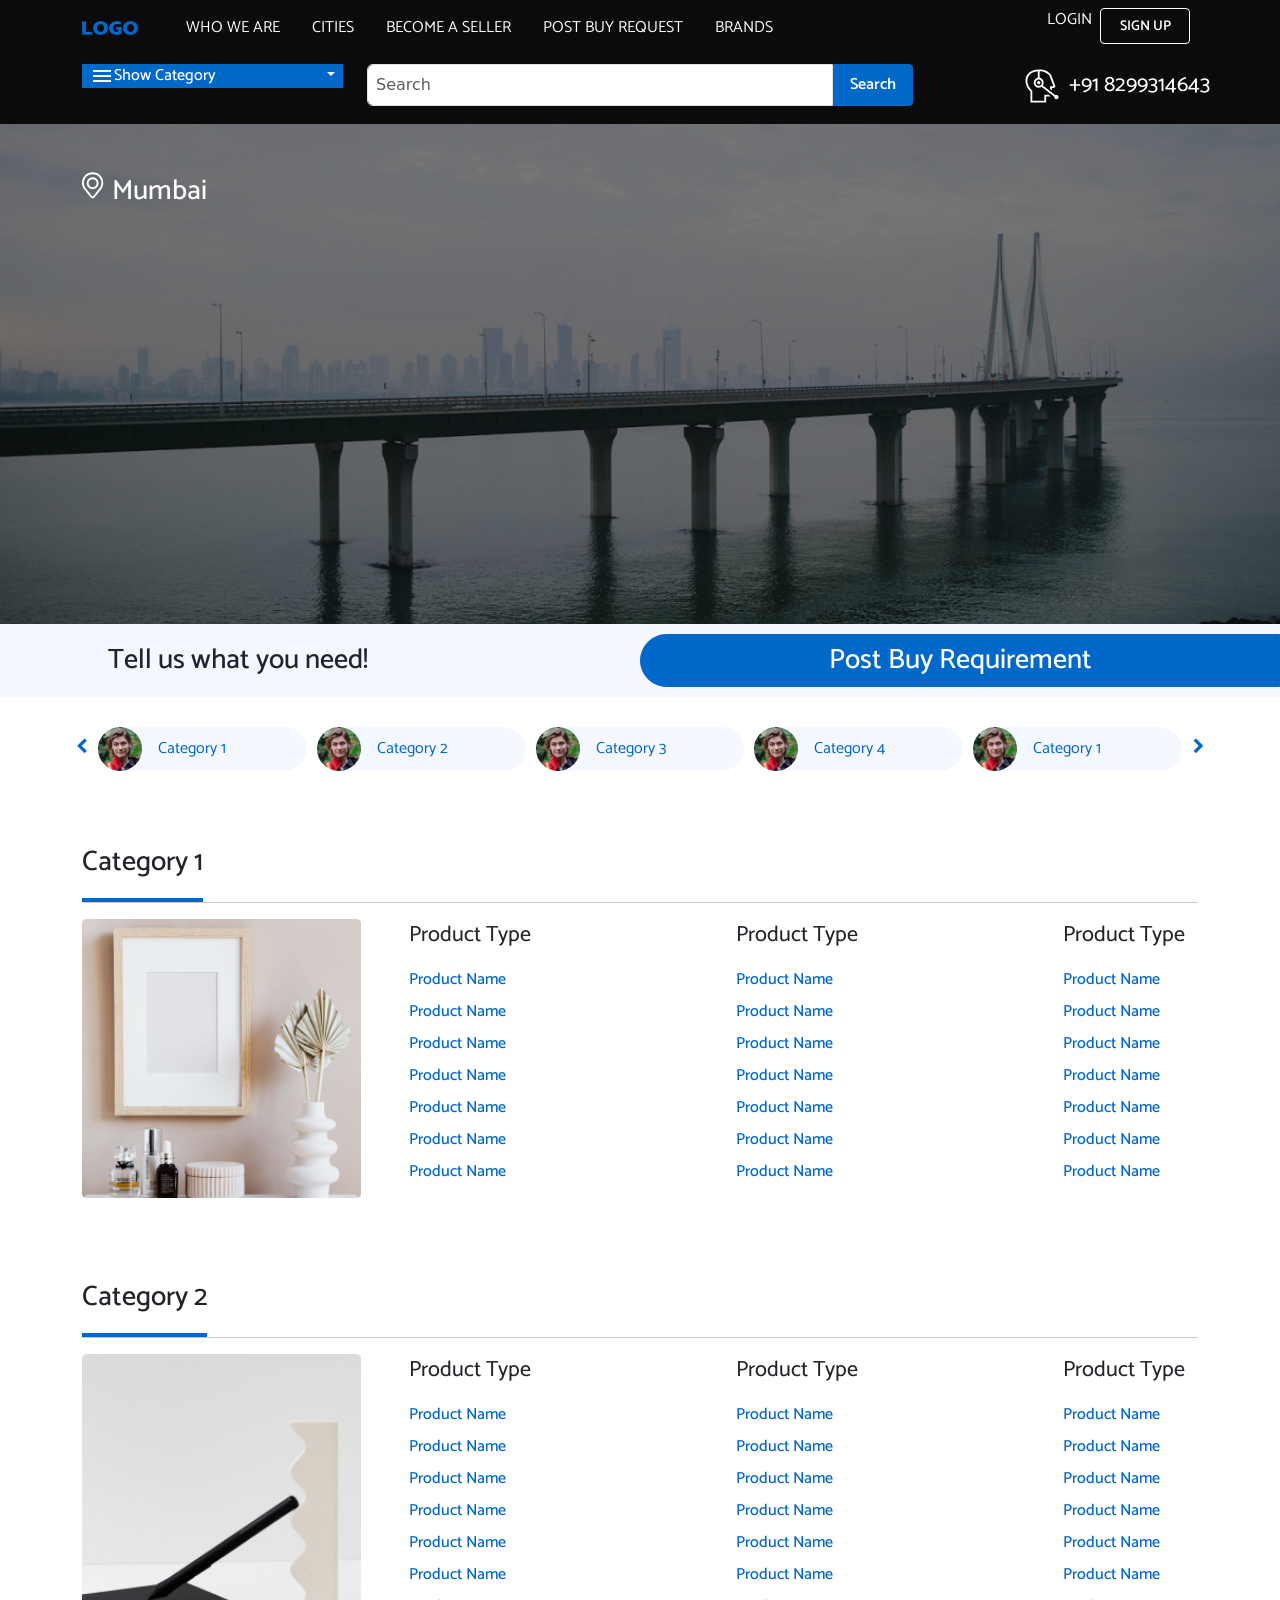
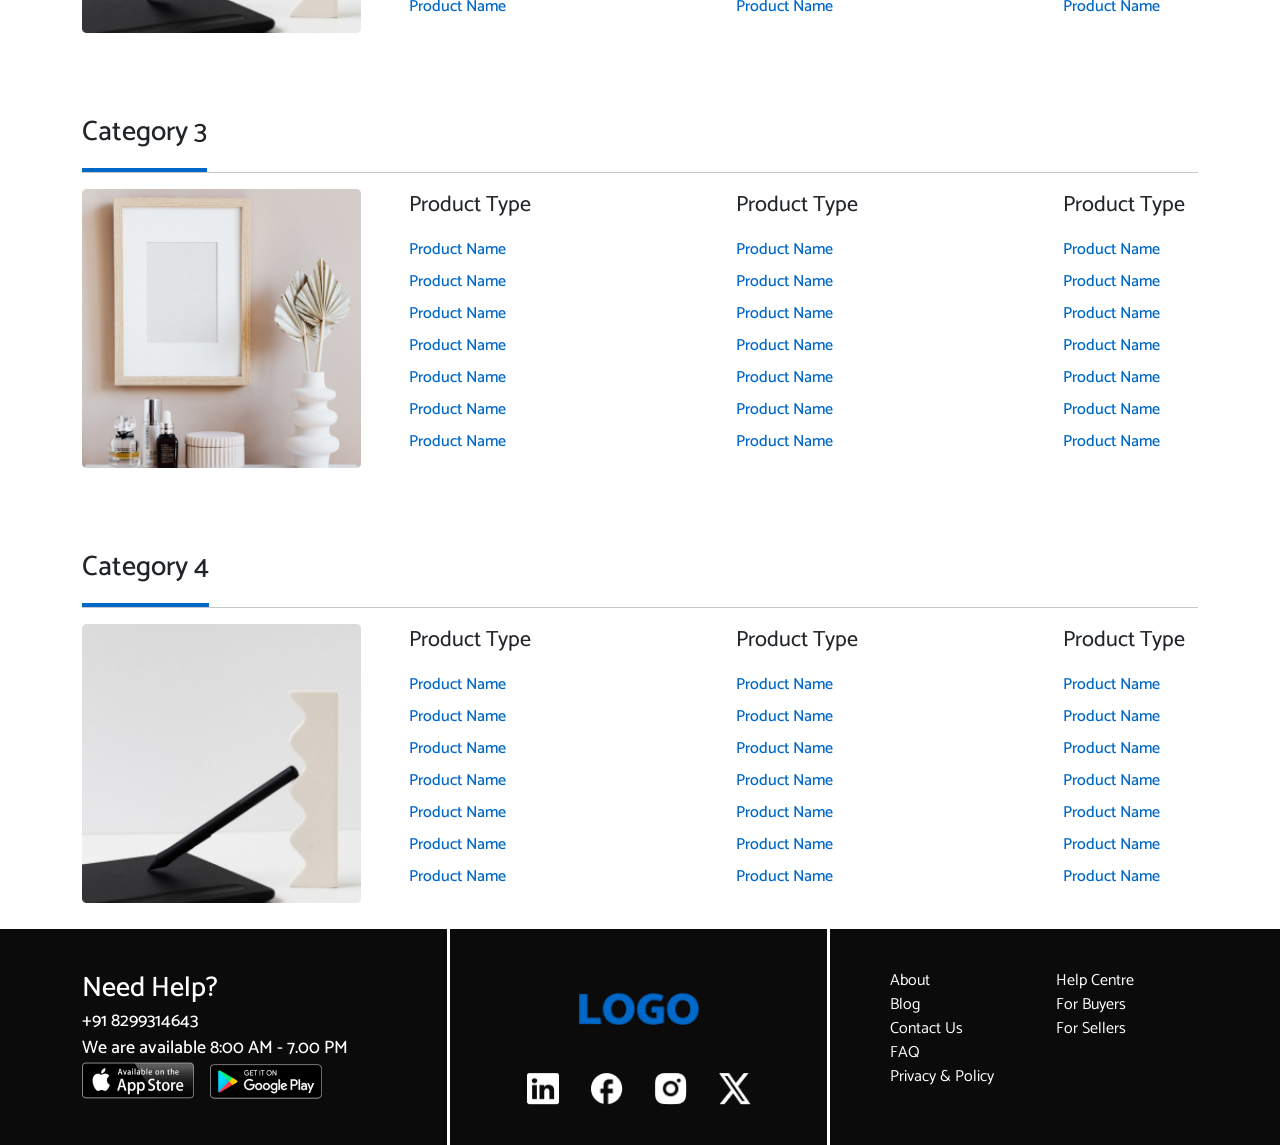
<file: ProductsByCity.html>
<!DOCTYPE html>

<html>

<head>
  <meta charset="UTF-8">

  <meta name="viewport" content="width=device-width, initial-scale=1.0, shrink-to-fit=no">

  <title>Corporate Gifting</title>

  <link href="https://cdn.jsdelivr.net/npm/bootstrap@5.1.3/dist/css/bootstrap.min.css" rel="stylesheet"
    integrity="sha384-1BmE4kWBq78iYhFldvKuhfTAU6auU8tT94WrHftjDbrCEXSU1oBoqyl2QvZ6jIW3" crossorigin="anonymous">

  <link rel="preconnect" href="https://fonts.googleapis.com">

  <link rel="preconnect" href="https://fonts.gstatic.com" crossorigin>

  <link href="https://fonts.googleapis.com/css2?family=Catamaran:wght@100..900&display=swap" rel="stylesheet">

  <link href="css2/style.css" rel="stylesheet">

  <link href="css2/responsive.css" rel="stylesheet">

  <link rel="stylesheet" href="https://cdnjs.cloudflare.com/ajax/libs/font-awesome/4.7.0/css/font-awesome.min.css">

  <link rel="stylesheet" href="https://cdnjs.cloudflare.com/ajax/libs/OwlCarousel2/2.3.4/assets/owl.carousel.min.css"
    integrity="sha512-tS3S5qG0BlhnQROyJXvNjeEM4UpMXHrQfTGmbQ1gKmelCxlSEBUaxhRBj/EFTzpbP4RVSrpEikbmdJobCvhE3g=="
    crossorigin="anonymous" referrerpolicy="no-referrer" />

  <link rel="stylesheet"
    href="https://cdnjs.cloudflare.com/ajax/libs/OwlCarousel2/2.3.4/assets/owl.theme.default.min.css"
    integrity="sha512-sMXtMNL1zRzolHYKEujM2AqCLUR9F2C4/05cdbxjjLSRvMQIciEPCQZo++nk7go3BtSuK9kfa/s+a4f4i5pLkw=="
    crossorigin="anonymous" referrerpolicy="no-referrer" />

</head>

<body>

  <!--Header-->

  <header>
    <nav class="navbar navbar-expand-lg navbar-light">
      <div class="container">
        <a class="navbar-brand" href="index.html"><img src="images/LOGO.png" alt="logoimage"
            style="width: 56px; height: 14px;"></a>
        <button class="navbar-toggler" type="button" data-bs-toggle="collapse" data-bs-target="#navbarNav"
          aria-controls="navbarNav" aria-expanded="false" aria-label="Toggle navigation">
          <svg width="24" height="24" viewBox="0 0 24 24" fill="none" xmlns="http://www.w3.org/2000/svg">
            <g id="Icons/menu_24px">
              <path id="icon" fill-rule="evenodd" clip-rule="evenodd"
                d="M3 8V6H21V8H3ZM3 13H21V11H3V13ZM3 18H21V16H3V18Z" fill="white" />
            </g>
          </svg>
        </button>
        <div class="collapse navbar-collapse" id="navbarNav">
          <div class="d-flex justify-content-between flex-column flex-lg-row" style="width: 100%;">
            <ul class="navbar-nav me-auto mb-2 mb-lg-0">
              <li class="nav-item ">
                <a class="nav-link text-white active" aria-current="page" href="#"></a>
              </li>
              <li class="nav-item mx-2">
                <a class="nav-link text-white" href="Whoweare.html">WHO WE ARE</a>
              </li>
              <li class="nav-item mx-2">
                <a class="nav-link text-white" href="#">CITIES</a>
              </li>
              <li class="nav-item mx-2">
                <a class="nav-link text-white" href="#">BECOME A SELLER</a>
              </li>
              <li class="nav-item mx-2">
                <a class="nav-link text-white" href="#">POST BUY REQUEST</a>
              </li>
              <li class="nav-item mx-2">
                <a class="nav-link text-white" href="#">BRANDS</a>
              </li>
            </ul>
            <div class="d-flex flex-column flex-lg-row">
              <a class="nav-link" href="#">LOGIN</a>
              <button class="btn btn-outline-secondary btn-sm px-3 mx-2"
                style="border-radius: 4px; height: 36px; width: 90px;" type="button">SIGN UP</button>
            </div>
          </div>
        </div>
      </div>
    </nav>
  </header>
  <section class="header-search pt-5">
    <div class="container">
      <div class="row d-flex flex-column-reverse flex-lg-row py-3">
        <div class="col-xl-3 col-lg-4 py-2 py-lg-0">
          <div class="d-flex align-items-center justify-content-between px-2 " style="background-color: #0068C8;">
            <h6 class="text-white " style="margin-bottom: 0; width: 100%;"> <svg width="24" height="24"
                viewBox="0 0 24 24" fill="none" xmlns="http://www.w3.org/2000/svg">
                <g id="Icons/menu_24px">
                  <path id="icon" fill-rule="evenodd" clip-rule="evenodd"
                    d="M3 8V6H21V8H3ZM3 13H21V11H3V13ZM3 18H21V16H3V18Z" fill="white" />
                </g>
              </svg>Show Category</h6>
            <div class="nav-item dropdown">
              <a class="nav-link dropdown-toggle" style="color: white;" href="#" id="navbarDropdown" role="button"
                data-bs-toggle="dropdown" aria-expanded="false"></a>
              <ul class="dropdown-menu" aria-labelledby="navbarDropdown">
                <li><a class="dropdown-item" href="#">Action</a></li>
                <li><a class="dropdown-item" href="#">Another action</a></li>
                <li>
                  <hr class="dropdown-divider">
                </li>
                <li><a class="dropdown-item" href="#">Something else here</a></li>
              </ul>
            </div>
          </div>
        </div>
        <div class="col-xl-6 col-lg-5 py-2 py-lg-0">
          <form class="d-flex">
            <input class="form-control p-2"
              style="height:max-content; border-top-right-radius: 0px; border-bottom-right-radius: 0px;" type="search"
              placeholder="Search" aria-label="Search">
            <button class="btn btn-primary btn-md px-3"
              style="border-radius: 4px; border-color: #0068C8; border-top-left-radius: 0px; border-bottom-left-radius: 0px;"
              type="submit">Search</button>
          </form>
        </div>
        <div class="col-xl-3 col-lg-3 d-none d-lg-flex justify-content-end p-0 py-2 py-lg-0">
          <h4 class="text-white"><svg width="44" height="44" viewBox="0 0 44 44" fill="none"
              xmlns="http://www.w3.org/2000/svg">
              <path
                d="M18.7032 20.3518C18.9199 20.3518 19.1346 20.3091 19.3348 20.2262C19.535 20.1432 19.717 20.0217 19.8702 19.8684C20.0235 19.7152 20.1451 19.5332 20.228 19.333C20.311 19.1327 20.3537 18.9181 20.3537 18.7014C20.3537 18.4846 20.311 18.27 20.228 18.0698C20.1451 17.8695 20.0235 17.6876 19.8702 17.5343C19.717 17.3811 19.535 17.2595 19.3348 17.1765C19.1346 17.0936 18.9199 17.0509 18.7032 17.0509C18.2655 17.0509 17.8457 17.2248 17.5361 17.5343C17.2266 17.8438 17.0527 18.2636 17.0527 18.7014C17.0527 19.1391 17.2266 19.5589 17.5361 19.8684C17.8457 20.1779 18.2655 20.3518 18.7032 20.3518Z"
                fill="white" />
              <path fill-rule="evenodd" clip-rule="evenodd"
                d="M10.4592 27.5073V38.5H26.1452V32.5307H30.0804C30.3261 32.5307 30.5607 32.4821 30.7743 32.395L28.5927 30.6973H24.3118V36.6667H12.2916V26.7685L11.7782 26.2359C10.2749 24.673 7.33333 21.0201 7.33333 16.4771C7.33333 14.9829 7.89708 12.6949 9.59383 10.8029C11.0907 9.13367 13.6024 7.62667 17.7861 7.37183V13.8343C17.0627 13.9714 16.379 14.2682 15.7848 14.7029C15.1906 15.1377 14.7009 15.6995 14.3513 16.3475C14.0017 16.9955 13.8011 17.7133 13.764 18.4486C13.727 19.184 13.8544 19.9183 14.1371 20.5982C14.4197 21.278 14.8505 21.8862 15.398 22.3785C15.9455 22.8708 16.5959 23.2348 17.3018 23.4439C18.0078 23.653 18.7515 23.702 19.4788 23.5874C20.206 23.4727 20.8986 23.1972 21.5059 22.781L34.4034 32.7938C34.324 33.252 34.4017 33.7237 34.6241 34.1322C34.8465 34.5407 35.2004 34.8621 35.6285 35.0441C36.0565 35.2261 36.5335 35.2581 36.982 35.1349C37.4305 35.0117 37.8241 34.7405 38.0991 34.3654C38.3741 33.9902 38.5142 33.5332 38.4966 33.0684C38.4791 32.6036 38.305 32.1584 38.0026 31.805C37.7001 31.4516 37.2872 31.2109 36.8307 31.1218C36.3741 31.0327 35.9009 31.1005 35.4878 31.3142L22.8067 21.4683C23.2653 20.7883 23.5479 20.0049 23.629 19.1886C23.71 18.3724 23.587 17.5487 23.271 16.7918C22.955 16.0348 22.4559 15.3682 21.8185 14.8518C21.1811 14.3354 20.4255 13.9855 19.6194 13.8334V7.33883C21.9505 7.38192 23.5657 7.6945 24.7876 8.15283C26.0819 8.63867 27.0417 9.32617 28.0087 10.2218L28.1389 10.3428C29.0868 11.2209 29.3691 11.4831 29.5295 11.9103L33.4097 22.2411H30.0804V24.8884L31.9137 26.3138V24.0744H33.4097C33.706 24.0748 33.998 24.0034 34.2605 23.8661C34.5231 23.7289 34.7485 23.53 34.9173 23.2866C35.0861 23.0431 35.1934 22.7623 35.2299 22.4683C35.2663 22.1743 35.2309 21.8758 35.1267 21.5985L31.2455 11.2649C30.9256 10.4124 30.3068 9.84408 29.5277 9.12908L29.2554 8.87792C27.0875 6.86767 24.6207 5.5 19.0648 5.5C8.2555 5.5 5.5 12.7188 5.5 16.4771C5.5 21.7635 8.87608 25.8647 10.4592 27.5073ZM18.7027 21.8176C19.1122 21.8176 19.5176 21.7371 19.8958 21.5804C20.2741 21.4238 20.6178 21.1942 20.9073 20.9048C21.1969 20.6153 21.4266 20.2717 21.5833 19.8935C21.74 19.5153 21.8207 19.1099 21.8208 18.7005C21.8209 18.2911 21.7403 17.8856 21.5837 17.5074C21.427 17.1291 21.1974 16.7854 20.908 16.4959C20.6185 16.2063 20.2749 15.9766 19.8967 15.8199C19.5185 15.6632 19.1131 15.5825 18.7037 15.5824C17.8768 15.5824 17.0839 15.9109 16.4992 16.4955C15.9145 17.0802 15.5861 17.8732 15.5861 18.7C15.5861 19.5268 15.9145 20.3198 16.4992 20.9045C17.0839 21.4891 17.8759 21.8176 18.7027 21.8176Z"
                fill="white" />
            </svg>
            +91 8299314643</h4>
        </div>
      </div>
    </div>
  </section>

  <!--City-Banner-->

  <section class="city-banner">
    <div class="container">
      <div class="row">
        <div class="d-flex  mt-5">
          <svg class="p-0" width="22" height="27" viewBox="0 0 22 27" fill="none" xmlns="http://www.w3.org/2000/svg">
            <path fill-rule="evenodd" clip-rule="evenodd"
              d="M4.69531 11.243C4.69531 9.66832 5.32087 8.15809 6.43437 7.0446C7.54786 5.9311 9.05809 5.30554 10.6328 5.30554C12.2075 5.30554 13.7178 5.9311 14.8313 7.0446C15.9448 8.15809 16.5703 9.66832 16.5703 11.243C16.5703 12.8178 15.9448 14.328 14.8313 15.4415C13.7178 16.555 12.2075 17.1805 10.6328 17.1805C9.05809 17.1805 7.54786 16.555 6.43437 15.4415C5.32087 14.328 4.69531 12.8178 4.69531 11.243ZM10.6328 7.18054C9.55537 7.18054 8.52206 7.60855 7.76019 8.37042C6.99833 9.13229 6.57031 10.1656 6.57031 11.243C6.57031 12.3205 6.99833 13.3538 7.76019 14.1157C8.52206 14.8775 9.55537 15.3055 10.6328 15.3055C11.7103 15.3055 12.7436 14.8775 13.5054 14.1157C14.2673 13.3538 14.6953 12.3205 14.6953 11.243C14.6953 10.1656 14.2673 9.13229 13.5054 8.37042C12.7436 7.60855 11.7103 7.18054 10.6328 7.18054Z"
              fill="white" />
            <path fill-rule="evenodd" clip-rule="evenodd"
              d="M0.0377947 9.81429C0.251453 7.2228 1.43183 4.8064 3.34456 3.04488C5.25729 1.28336 7.76251 0.305534 10.3628 0.305542H10.9028C13.5031 0.305534 16.0083 1.28336 17.921 3.04488C19.8338 4.8064 21.0141 7.2228 21.2278 9.81429C21.4656 12.7009 20.5738 15.5671 18.7403 17.8093L12.749 25.1355C12.4926 25.4491 12.1698 25.7017 11.8038 25.8752C11.4378 26.0487 11.0378 26.1387 10.6328 26.1387C10.2278 26.1387 9.82779 26.0487 9.4618 25.8752C9.09581 25.7017 8.77294 25.4491 8.51654 25.1355L2.52529 17.8093C0.69169 15.5672 -0.200099 12.7009 0.0377947 9.81429ZM10.3628 2.18054C8.2334 2.18086 6.18196 2.98183 4.6157 4.42444C3.04943 5.86706 2.08284 7.84585 1.90779 9.96804C1.70979 12.3704 2.4519 14.7558 3.97779 16.6218L9.96904 23.9493C10.0496 24.0479 10.151 24.1273 10.266 24.1818C10.3811 24.2364 10.5068 24.2647 10.634 24.2647C10.7613 24.2647 10.887 24.2364 11.002 24.1818C11.1171 24.1273 11.2185 24.0479 11.299 23.9493L17.2903 16.6218C18.8153 14.7554 19.5565 12.37 19.3578 9.96804C19.1827 7.84564 18.216 5.86666 16.6494 4.42402C15.0829 2.98137 13.0312 2.18055 10.9015 2.18054H10.3628Z"
              fill="white" />
          </svg>
          <h3 class="ms-2 ">Mumbai</h3>
        </div>
      </div>
    </div>
  </section>

  <!--buy-requirement-button-->

  <section class="buy-requirement-button ">
    <div class="row align-items-center mx-0 justify-content-between">
      <div class="col-4 col-md-5 ms-md-5 ">
        <h3 class="ms-md-5 ms-1 mb-0">Tell us what you need!</h3>
      </div>
      <div class="col-8 col-md-6 p-0 text-end">
        <a href="#" class="btn btn-primary btn-md w-100">
          <h3>Post Buy Requirement</h3>
        </a>
      </div>
    </div>
  </section>

  <!--Categories-filter-->

  <section class="city-categories">
    <div class="container">
      <div class="row px-3">
        <div class="owl-carousel owl-theme category-filter">
          <div class="item">
            <a href="#category-item1" class="text-decoration-none">
              <div class="d-flex align-items-center category-card ">
                <div>
                  <img src="images/Frame 304.png" class="card-image" alt=""
                    style="width: 44px; aspect-ratio: 1/1;  object-fit: cover; border-radius: 50%; ">
                </div>
                <div>
                  <p class="ms-3">Category 1</p>
                </div>
              </div>
            </a>
          </div>
          <div class="item">
            <a href="#category-item2" class="text-decoration-none">
              <div class="d-flex align-items-center category-card ">
                <div>
                  <img src="images/Frame 304.png" class="card-image" alt=""
                    style="width: 44px; aspect-ratio: 1/1;  object-fit: cover; border-radius: 50%;">
                </div>
                <div>
                  <p class="ms-3">Category 2</p>
                </div>
              </div>
            </a>
          </div>
          <div class="item">
            <a href="#category-item3" class="text-decoration-none">
              <div class="d-flex align-items-center category-card ">
                <div>
                  <img src="images/Frame 304.png" class="card-image" alt=""
                    style="width: 44px; aspect-ratio: 1/1;  object-fit: cover; border-radius: 50%;">
                </div>
                <div>
                  <p class="ms-3">Category 3</p>
                </div>
              </div>
            </a>
          </div>
          <div class="item">
            <a href="#category-item4" class="text-decoration-none">
              <div class="d-flex align-items-center category-card ">
                <div>
                  <img src="images/Frame 304.png" class="card-image" alt=""
                    style="width: 44px; aspect-ratio: 1/1;  object-fit: cover; border-radius: 50%;">
                </div>
                <div>
                  <p class="ms-3">Category 4</p>
                </div>
              </div>
            </a>
          </div>

        </div>
        <div class="custom-nav d-flex  mt-3">
          <button class="  owl-prev" style="border-radius: 50%;"><i class="fa fa-chevron-left"
              aria-hidden="true"></i></button>
          <button class=" owl-next" style="border-radius: 50%;"><i class="fa fa-chevron-right"
              aria-hidden="true"></i></button>
        </div>
      </div>

    </div>
  </section>

  <!--Categories-->

  <section id="category-item1" class="category-items  pb-4">
    <div class="container">
      <div class="top-heading pb-3">
        <h3>Category 1</h3>
      </div>
      <div>
        <hr class="mt-0">
      </div>
      <div class="row">

        <div class="d-flex flex-column flex-md-row gap-5">
          <div class="col-md-3 col-12">
            <img src="images/category-item-image.png" class="category-image" alt="">
          </div>
          <div class="col-md-9 col-12 overflow-auto gap-5 d-flex flex-row">
            <div class="col-4 product-name">
              <h4>Product Type</h4>

              <div class=" d-flex flex-column gap-2 my-3">
                <a href="ProductDetail.html" class="text-decoration-none">Product Name</a>
                <a href="ProductDetail.html" class="text-decoration-none">Product Name</a>
                <a href="ProductDetail.html" class="text-decoration-none">Product Name</a>
                <a href="ProductDetail.html" class="text-decoration-none">Product Name</a>
                <a href="ProductDetail.html" class="text-decoration-none">Product Name</a>
                <a href="ProductDetail.html" class="text-decoration-none">Product Name</a>
                <a href="ProductDetail.html" class="text-decoration-none">Product Name</a>
              </div>
            </div>
            <div class="col-4 product-name">
              <h4>Product Type</h4>

              <div class=" d-flex flex-column gap-2 my-3">
                <a href="ProductDetail.html" class="text-decoration-none">Product Name</a>
                <a href="ProductDetail.html" class="text-decoration-none">Product Name</a>
                <a href="ProductDetail.html" class="text-decoration-none">Product Name</a>
                <a href="ProductDetail.html" class="text-decoration-none">Product Name</a>
                <a href="ProductDetail.html" class="text-decoration-none">Product Name</a>
                <a href="ProductDetail.html" class="text-decoration-none">Product Name</a>
                <a href="ProductDetail.html" class="text-decoration-none">Product Name</a>
              </div>
            </div>
            <div class="col-4 product-name">
              <h4>Product Type</h4>

              <div class=" d-flex flex-column gap-2 my-3">
                <a href="ProductDetail.html" class="text-decoration-none">Product Name</a>
                <a href="ProductDetail.html" class="text-decoration-none">Product Name</a>
                <a href="ProductDetail.html" class="text-decoration-none">Product Name</a>
                <a href="ProductDetail.html" class="text-decoration-none">Product Name</a>
                <a href="ProductDetail.html" class="text-decoration-none">Product Name</a>
                <a href="ProductDetail.html" class="text-decoration-none">Product Name</a>
                <a href="ProductDetail.html" class="text-decoration-none">Product Name</a>
              </div>
            </div>

          </div>
        </div>
      </div>
    </div>
  </section>
  <section id="category-item2" class="category-items py-4">
    <div class="container">
      <div class="top-heading pb-3">
        <h3>Category 2</h3>
      </div>
      <div>
        <hr class="mt-0">
      </div>
      

        <div class="row">
          <div class="d-flex flex-column flex-md-row gap-5">
            <div class="col-md-3 col-12">
              <img src="images/fffff.png" class="category-image" alt="">
            </div>
            <div class="col-md-9 col-12 overflow-auto gap-5 d-flex flex-row">
              <div class="col-4 product-name">
                <h4>Product Type</h4>

                <div class=" d-flex flex-column gap-2 my-3">
                  <a href="ProductDetail.html" class="text-decoration-none">Product Name</a>
                  <a href="ProductDetail.html" class="text-decoration-none">Product Name</a>
                  <a href="ProductDetail.html" class="text-decoration-none">Product Name</a>
                  <a href="ProductDetail.html" class="text-decoration-none">Product Name</a>
                  <a href="ProductDetail.html" class="text-decoration-none">Product Name</a>
                  <a href="ProductDetail.html" class="text-decoration-none">Product Name</a>
                  <a href="ProductDetail.html" class="text-decoration-none">Product Name</a>
                </div>
              </div>
              <div class="col-4 product-name">
                <h4>Product Type</h4>

                <div class=" d-flex flex-column gap-2 my-3">
                  <a href="ProductDetail.html" class="text-decoration-none">Product Name</a>
                  <a href="ProductDetail.html" class="text-decoration-none">Product Name</a>
                  <a href="ProductDetail.html" class="text-decoration-none">Product Name</a>
                  <a href="ProductDetail.html" class="text-decoration-none">Product Name</a>
                  <a href="ProductDetail.html" class="text-decoration-none">Product Name</a>
                  <a href="ProductDetail.html" class="text-decoration-none">Product Name</a>
                  <a href="ProductDetail.html" class="text-decoration-none">Product Name</a>
                </div>
              </div>

              <div class="col-4 product-name">
                <h4>Product Type</h4>

                <div class=" d-flex flex-column gap-2 my-3">
                  <a href="ProductDetail.html" class="text-decoration-none">Product Name</a>
                  <a href="ProductDetail.html" class="text-decoration-none">Product Name</a>
                  <a href="ProductDetail.html" class="text-decoration-none">Product Name</a>
                  <a href="ProductDetail.html" class="text-decoration-none">Product Name</a>
                  <a href="ProductDetail.html" class="text-decoration-none">Product Name</a>
                  <a href="ProductDetail.html" class="text-decoration-none">Product Name</a>
                  <a href="ProductDetail.html" class="text-decoration-none">Product Name</a>
                </div>
              </div>

            </div>
          </div>
        </div>
      
    </div>
  </section>
  <section id="category-item3" class="category-items py-4">
    <div class="container">
      <div class="top-heading pb-3">
        <h3>Category 3</h3>
      </div>
      <div>
        <hr class="mt-0">
      </div>
      <div class="row">
        
          <div class="d-flex flex-column flex-md-row gap-5">
            <div class="col-md-3 col-12">
              <img src="images/category-item-image.png" class="category-image" alt="">
            </div>
            <div class="col-md-9 col-12 overflow-auto gap-5 d-flex flex-row">
              <div class="col-4 product-name">
                <h4>Product Type</h4>

                <div class=" d-flex flex-column gap-2 my-3">
                  <a href="ProductDetail.html" class="text-decoration-none">Product Name</a>
                  <a href="ProductDetail.html" class="text-decoration-none">Product Name</a>
                  <a href="ProductDetail.html" class="text-decoration-none">Product Name</a>
                  <a href="ProductDetail.html" class="text-decoration-none">Product Name</a>
                  <a href="ProductDetail.html" class="text-decoration-none">Product Name</a>
                  <a href="ProductDetail.html" class="text-decoration-none">Product Name</a>
                  <a href="ProductDetail.html" class="text-decoration-none">Product Name</a>
                </div>
              </div>
              <div class="col-4 product-name">
                <h4>Product Type</h4>

                <div class=" d-flex flex-column gap-2 my-3">
                  <a href="ProductDetail.html" class="text-decoration-none">Product Name</a>
                  <a href="ProductDetail.html" class="text-decoration-none">Product Name</a>
                  <a href="ProductDetail.html" class="text-decoration-none">Product Name</a>
                  <a href="ProductDetail.html" class="text-decoration-none">Product Name</a>
                  <a href="ProductDetail.html" class="text-decoration-none">Product Name</a>
                  <a href="ProductDetail.html" class="text-decoration-none">Product Name</a>
                  <a href="ProductDetail.html" class="text-decoration-none">Product Name</a>
                </div>
              </div>

              <div class="col-4 product-name">
                <h4>Product Type</h4>

                <div class=" d-flex flex-column gap-2 my-3">
                  <a href="ProductDetail.html" class="text-decoration-none">Product Name</a>
                  <a href="ProductDetail.html" class="text-decoration-none">Product Name</a>
                  <a href="ProductDetail.html" class="text-decoration-none">Product Name</a>
                  <a href="ProductDetail.html" class="text-decoration-none">Product Name</a>
                  <a href="ProductDetail.html" class="text-decoration-none">Product Name</a>
                  <a href="ProductDetail.html" class="text-decoration-none">Product Name</a>
                  <a href="ProductDetail.html" class="text-decoration-none">Product Name</a>
                </div>
              </div>

            </div>
          </div>
        </div>
      
    </div>
  </section>
  <section id="category-item4" class="category-items py-4">
    <div class="container">
      <div class="top-heading pb-3">
        <h3>Category 4</h3>
      </div>
      <div>
        <hr class="mt-0">
      </div>
      

        <div class="row">
          <div class="d-flex flex-column flex-md-row gap-5">
            <div class="col-md-3 col-12">
              <img src="images/fffff.png" class="category-image" alt="">
            </div>
            <div class="col-md-9 col-12 overflow-auto gap-5 d-flex flex-row">
              <div class="col-4 product-name">
                <h4>Product Type</h4>

                <div class=" d-flex flex-column gap-2 my-3">
                  <a href="ProductDetail.html" class="text-decoration-none">Product Name</a>
                  <a href="ProductDetail.html" class="text-decoration-none">Product Name</a>
                  <a href="ProductDetail.html" class="text-decoration-none">Product Name</a>
                  <a href="ProductDetail.html" class="text-decoration-none">Product Name</a>
                  <a href="ProductDetail.html" class="text-decoration-none">Product Name</a>
                  <a href="ProductDetail.html" class="text-decoration-none">Product Name</a>
                  <a href="ProductDetail.html" class="text-decoration-none">Product Name</a>
                </div>
              </div>
              <div class="col-4 product-name">
                <h4>Product Type</h4>

                <div class=" d-flex flex-column gap-2 my-3">
                  <a href="ProductDetail.html" class="text-decoration-none">Product Name</a>
                  <a href="ProductDetail.html" class="text-decoration-none">Product Name</a>
                  <a href="ProductDetail.html" class="text-decoration-none">Product Name</a>
                  <a href="ProductDetail.html" class="text-decoration-none">Product Name</a>
                  <a href="ProductDetail.html" class="text-decoration-none">Product Name</a>
                  <a href="ProductDetail.html" class="text-decoration-none">Product Name</a>
                  <a href="ProductDetail.html" class="text-decoration-none">Product Name</a>
                </div>
              </div>

              <div class="col-4 product-name">
                <h4>Product Type</h4>

                <div class=" d-flex flex-column gap-2 my-3">
                  <a href="ProductDetail.html" class="text-decoration-none">Product Name</a>
                  <a href="ProductDetail.html" class="text-decoration-none">Product Name</a>
                  <a href="ProductDetail.html" class="text-decoration-none">Product Name</a>
                  <a href="ProductDetail.html" class="text-decoration-none">Product Name</a>
                  <a href="ProductDetail.html" class="text-decoration-none">Product Name</a>
                  <a href="ProductDetail.html" class="text-decoration-none">Product Name</a>
                  <a href="ProductDetail.html" class="text-decoration-none">Product Name</a>
                </div>
              </div>

            </div>
          </div>
        </div>
      
    </div>
  </section>
  <!--Footer-->
  <footer>
    <div class="container">
      <div class="row">
        <div class="col-md-4 d-flex flex-column align-items-center align-items-md-start"
          style="border-left:1px; border-color: white; border-right-style: inset;">
          <h3 class="text-white">Need Help?</h3>
          <h5 class="text-white">+91 8299314643</h5>
          <h5 class="text-white">We are available 8:00 AM - 7.00 PM</h5>
          <div class="d-flex ">
            <img src="images/app-store 1.png" class="me-2" alt="scan-image" class="apple-image">
            <img src="images/google-play 1.png" class="ms-2" alt="scan-image" class="google-image">
          </div>
        </div>
        <div class="col-md-4" style="border-left:1px; border-color: white; border-right-style: inset;">
          <div class="d-flex justify-content-center mt-md-4 mt-2">
            <img src="images/LOGO.png" alt="scan-image" style="width: 7.5rem; height: 2rem;">
          </div>
          <div class="d-flex justify-content-center mt-5">
            <div class="d-flex">
              <img src="images/Vector.png" class="me-3 social-icons" alt="scan-image">
              <img src="images/Vector 2.png" class="mx-3 social-icons" alt="scan-image">
              <img src="images/Vector 3.png" class="mx-3 social-icons" alt="scan-image">
              <img src="images/Social Media Icon.png" class="ms-3 social-icons" alt="scan-image">
            </div>
          </div>
        </div>
        <div class="col-md-4 d-md-block d-none  mt-md-0">
          <div class="row ps-5">
            <div class="col-6">
              <a class="footernav  nav-link" href="#">About</a>
              <a class="footernav nav-link" href="#">Blog</a>
              <a class="footernav nav-link" href="#">Contact Us</a>
              <a class="footernav nav-link" href="#">FAQ</a>
              <a class="footernav nav-link" href="#">Privacy & Policy</a>
            </div>
            <div class="col-6">
              <a class="footernav nav-link" href="#">Help Centre</a>
              <a class="footernav nav-link" href="#">For Buyers</a>
              <a class="footernav nav-link" href="#">For Sellers</a>
            </div>
          </div>
        </div>
        <div class="col-md-4 justify-content-around d-flex d-md-none mb-5 flex-wrap">
          <a class="footernav text-center nav-link" href="#">About</a>
          <a class="footernav text-center nav-link" href="#">Blog</a>
          <a class="footernav nav-link" href="#">Contact Us</a>
          <a class="footernav nav-link" href="#">FAQ</a>
          <a class="footernav nav-link" href="#">Privacy & Policy</a>
          <a class="footernav text-center nav-link" href="#">Help Centre</a>
          <a class="footernav text-center nav-link" href="#">For Buyers</a>
          <a class="footernav text-center nav-link" href="#">For Sellers</a>
        </div>
      </div>
    </div>
  </footer>

  <!--Javascript-->

  <script src="https://cdn.jsdelivr.net/npm/bootstrap@5.1.3/dist/js/bootstrap.bundle.min.js"
    integrity="sha384-ka7Sk0Gln4gmtz2MlQnikT1wXgYsOg+OMhuP+IlRH9sENBO0LRn5q+8nbTov4+1p"
    crossorigin="anonymous"></script>

  <script src="https://cdnjs.cloudflare.com/ajax/libs/jquery/3.7.1/jquery.min.js"
    integrity="sha512-v2CJ7UaYy4JwqLDIrZUI/4hqeoQieOmAZNXBeQyjo21dadnwR+8ZaIJVT8EE2iyI61OV8e6M8PP2/4hpQINQ/g=="
    crossorigin="anonymous" referrerpolicy="no-referrer"></script>

  <script src="https://cdnjs.cloudflare.com/ajax/libs/OwlCarousel2/2.3.4/owl.carousel.min.js"
    integrity="sha512-bPs7Ae6pVvhOSiIcyUClR7/q2OAsRiovw4vAkX+zJbw3ShAeeqezq50RIIcIURq7Oa20rW2n2q+fyXBNcU9lrw=="
    crossorigin="anonymous" referrerpolicy="no-referrer"></script>

  <script src="js/main.js"></script>

  <script>
    $(document).ready(function () {
    $('.category-filter').owlCarousel({
        loop: true,
        margin: 10,
        //nav: true,
        dots: false,
        //autoplay: true,     
        // autoplayTimeout: 3000, 
        responsive: {
            0: {
                items: 2
            },
            600: {
                items: 3
            }, 
            1000: {
                items: 5
            }
        }
    })
    $('.tradeshow-prev').click(function () {
        $('.owl-carousel').trigger('prev.owl.carousel');
    });

    // Custom navigation for next button
    $('.tradeshow-next').click(function () {
        $('.owl-carousel').trigger('next.owl.carousel');
    });
})
  </script>

</body>

</html>
</file>
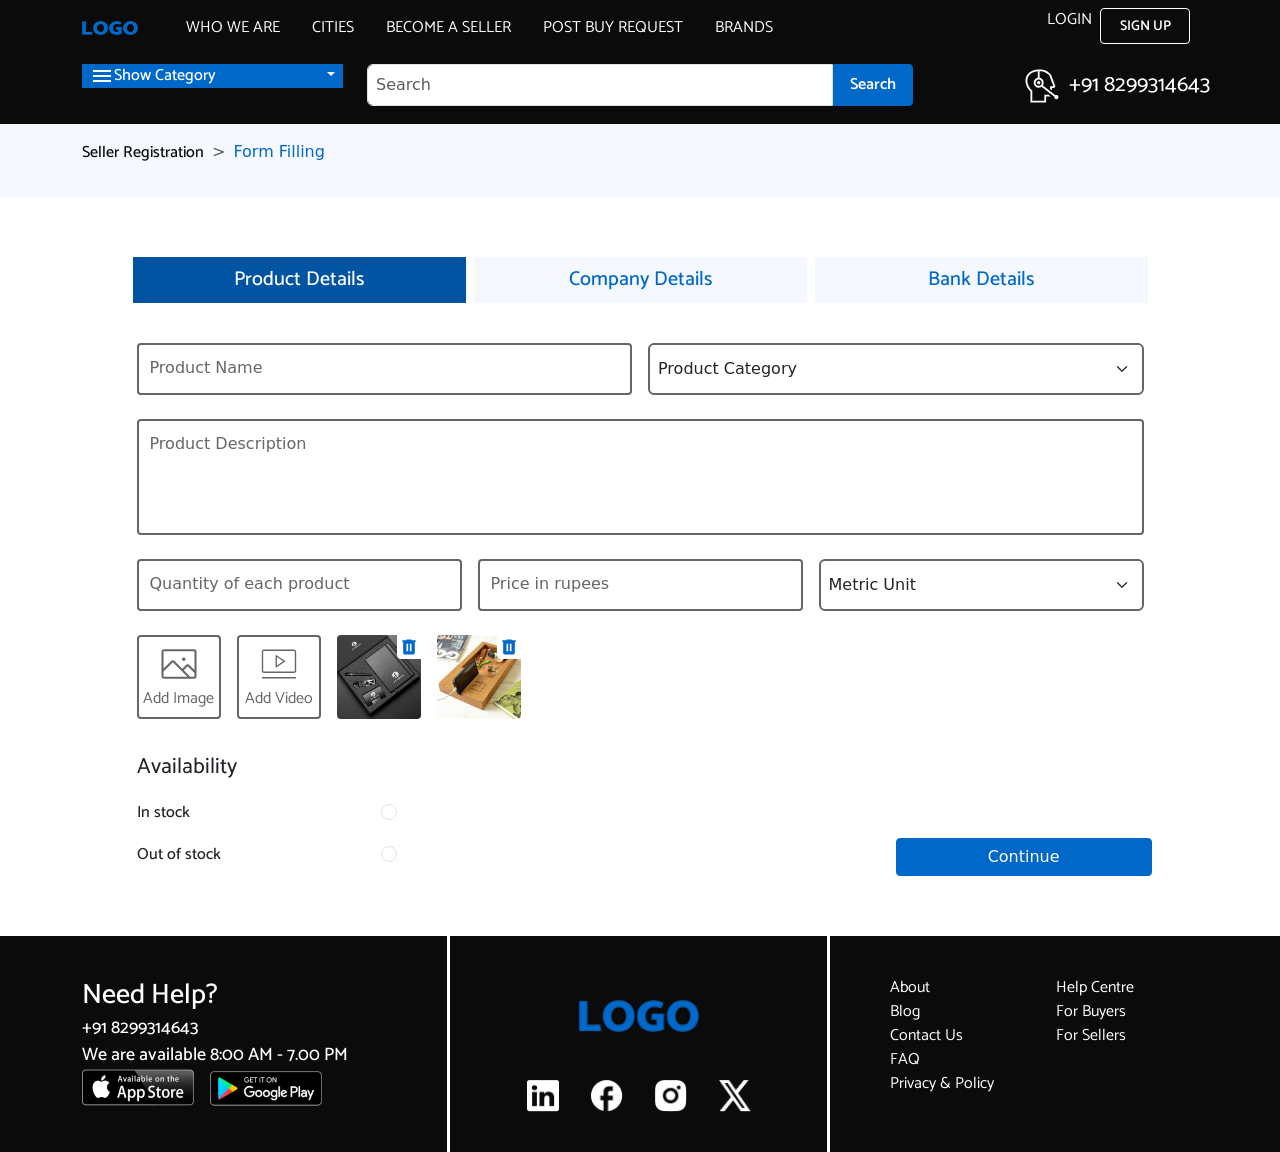
<file: sellerformfilling.html>
<!DOCTYPE html>

<html>

<head>
    <meta charset="UTF-8">

    <meta name="viewport" content="width=device-width, initial-scale=1.0, shrink-to-fit=no">

    <title>Corporate Gifting</title>

    <link href="https://cdn.jsdelivr.net/npm/bootstrap@5.1.3/dist/css/bootstrap.min.css" rel="stylesheet"
        integrity="sha384-1BmE4kWBq78iYhFldvKuhfTAU6auU8tT94WrHftjDbrCEXSU1oBoqyl2QvZ6jIW3" crossorigin="anonymous">

    <link rel="preconnect" href="https://fonts.googleapis.com">

    <link rel="preconnect" href="https://fonts.gstatic.com" crossorigin>

    <link href="https://fonts.googleapis.com/css2?family=Catamaran:wght@100..900&display=swap" rel="stylesheet">

    <link href="css2/style.css" rel="stylesheet">

    <link href="css2/responsive.css" rel="stylesheet">

    <link rel="stylesheet" href="https://cdnjs.cloudflare.com/ajax/libs/font-awesome/4.7.0/css/font-awesome.min.css">

    <link rel="stylesheet" href="https://cdnjs.cloudflare.com/ajax/libs/OwlCarousel2/2.3.4/assets/owl.carousel.min.css"
        integrity="sha512-tS3S5qG0BlhnQROyJXvNjeEM4UpMXHrQfTGmbQ1gKmelCxlSEBUaxhRBj/EFTzpbP4RVSrpEikbmdJobCvhE3g=="
        crossorigin="anonymous" referrerpolicy="no-referrer" />

    <link rel="stylesheet"
        href="https://cdnjs.cloudflare.com/ajax/libs/OwlCarousel2/2.3.4/assets/owl.theme.default.min.css"
        integrity="sha512-sMXtMNL1zRzolHYKEujM2AqCLUR9F2C4/05cdbxjjLSRvMQIciEPCQZo++nk7go3BtSuK9kfa/s+a4f4i5pLkw=="
        crossorigin="anonymous" referrerpolicy="no-referrer" />

</head>

<body>

    <!--Header-->

    <header>
        <nav class="navbar navbar-expand-lg navbar-light">
            <div class="container">
                <a class="navbar-brand" href="index.html"><img src="images/LOGO.png" alt="logoimage"
                        style="width: 56px; height: 14px;"></a>
                <button class="navbar-toggler" type="button" data-bs-toggle="collapse" data-bs-target="#navbarNav"
                    aria-controls="navbarNav" aria-expanded="false" aria-label="Toggle navigation">
                    <svg width="24" height="24" viewBox="0 0 24 24" fill="none" xmlns="http://www.w3.org/2000/svg">
                        <g id="Icons/menu_24px">
                            <path id="icon" fill-rule="evenodd" clip-rule="evenodd"
                                d="M3 8V6H21V8H3ZM3 13H21V11H3V13ZM3 18H21V16H3V18Z" fill="white" />
                        </g>
                    </svg>
                </button>
                <div class="collapse navbar-collapse" id="navbarNav">
                    <div class="d-flex justify-content-between flex-column flex-lg-row" style="width: 100%;">
                        <ul class="navbar-nav me-auto mb-2 mb-lg-0">
                            <li class="nav-item ">
                                <a class="nav-link text-white active" aria-current="page" href="#"></a>
                            </li>
                            <li class="nav-item mx-2">
                                <a class="nav-link text-white" href="Whoweare.html">WHO WE ARE</a>
                            </li>
                            <li class="nav-item mx-2">
                                <a class="nav-link text-white" href="#">CITIES</a>
                            </li>
                            <li class="nav-item mx-2">
                                <a class="nav-link text-white" href="#">BECOME A SELLER</a>
                            </li>
                            <li class="nav-item mx-2">
                                <a class="nav-link text-white" href="#">POST BUY REQUEST</a>
                            </li>
                            <li class="nav-item mx-2">
                                <a class="nav-link text-white" href="#">BRANDS</a>
                            </li>
                        </ul>
                        <div class="d-flex flex-column flex-lg-row">
                            <a class="nav-link" href="#">LOGIN</a>
                            <button class="btn btn-outline-secondary btn-sm px-3 mx-2"
                                style="border-radius: 4px; height: 36px; width: 90px;" type="button">SIGN UP</button>
                        </div>
                    </div>
                </div>
            </div>
        </nav>
    </header>
    <section class="header-search pt-5">
        <div class="container">
            <div class="row d-flex flex-column-reverse flex-lg-row py-3">
                <div class="col-xl-3 col-lg-4 py-2 py-lg-0">
                    <div class="d-flex align-items-center justify-content-between px-2 "
                        style="background-color: #0068C8;">
                        <h6 class="text-white " style="margin-bottom: 0; width: 100%;"> <svg width="24" height="24"
                                viewBox="0 0 24 24" fill="none" xmlns="http://www.w3.org/2000/svg">
                                <g id="Icons/menu_24px">
                                    <path id="icon" fill-rule="evenodd" clip-rule="evenodd"
                                        d="M3 8V6H21V8H3ZM3 13H21V11H3V13ZM3 18H21V16H3V18Z" fill="white" />
                                </g>
                            </svg>Show Category</h6>
                        <div class="nav-item dropdown">
                            <a class="nav-link dropdown-toggle" style="color: white;" href="#" id="navbarDropdown"
                                role="button" data-bs-toggle="dropdown" aria-expanded="false"></a>
                            <ul class="dropdown-menu" aria-labelledby="navbarDropdown">
                                <li><a class="dropdown-item" href="#">Action</a></li>
                                <li><a class="dropdown-item" href="#">Another action</a></li>
                                <li>
                                    <hr class="dropdown-divider">
                                </li>
                                <li><a class="dropdown-item" href="#">Something else here</a></li>
                            </ul>
                        </div>
                    </div>
                </div>
                <div class="col-xl-6 col-lg-5 py-2 py-lg-0">
                    <form class="d-flex">
                        <input class="form-control p-2"
                            style="height:max-content; border-top-right-radius: 0px; border-bottom-right-radius: 0px;"
                            type="search" placeholder="Search" aria-label="Search">
                        <button class="btn btn-primary btn-md px-3"
                            style="border-radius: 4px; border-color: #0068C8; border-top-left-radius: 0px; border-bottom-left-radius: 0px;"
                            type="submit">Search</button>
                    </form>
                </div>
                <div class="col-xl-3 col-lg-3 d-none d-lg-flex justify-content-end p-0 py-2 py-lg-0">
                    <h4 class="text-white"><svg width="44" height="44" viewBox="0 0 44 44" fill="none"
                            xmlns="http://www.w3.org/2000/svg">
                            <path
                                d="M18.7032 20.3518C18.9199 20.3518 19.1346 20.3091 19.3348 20.2262C19.535 20.1432 19.717 20.0217 19.8702 19.8684C20.0235 19.7152 20.1451 19.5332 20.228 19.333C20.311 19.1327 20.3537 18.9181 20.3537 18.7014C20.3537 18.4846 20.311 18.27 20.228 18.0698C20.1451 17.8695 20.0235 17.6876 19.8702 17.5343C19.717 17.3811 19.535 17.2595 19.3348 17.1765C19.1346 17.0936 18.9199 17.0509 18.7032 17.0509C18.2655 17.0509 17.8457 17.2248 17.5361 17.5343C17.2266 17.8438 17.0527 18.2636 17.0527 18.7014C17.0527 19.1391 17.2266 19.5589 17.5361 19.8684C17.8457 20.1779 18.2655 20.3518 18.7032 20.3518Z"
                                fill="white" />
                            <path fill-rule="evenodd" clip-rule="evenodd"
                                d="M10.4592 27.5073V38.5H26.1452V32.5307H30.0804C30.3261 32.5307 30.5607 32.4821 30.7743 32.395L28.5927 30.6973H24.3118V36.6667H12.2916V26.7685L11.7782 26.2359C10.2749 24.673 7.33333 21.0201 7.33333 16.4771C7.33333 14.9829 7.89708 12.6949 9.59383 10.8029C11.0907 9.13367 13.6024 7.62667 17.7861 7.37183V13.8343C17.0627 13.9714 16.379 14.2682 15.7848 14.7029C15.1906 15.1377 14.7009 15.6995 14.3513 16.3475C14.0017 16.9955 13.8011 17.7133 13.764 18.4486C13.727 19.184 13.8544 19.9183 14.1371 20.5982C14.4197 21.278 14.8505 21.8862 15.398 22.3785C15.9455 22.8708 16.5959 23.2348 17.3018 23.4439C18.0078 23.653 18.7515 23.702 19.4788 23.5874C20.206 23.4727 20.8986 23.1972 21.5059 22.781L34.4034 32.7938C34.324 33.252 34.4017 33.7237 34.6241 34.1322C34.8465 34.5407 35.2004 34.8621 35.6285 35.0441C36.0565 35.2261 36.5335 35.2581 36.982 35.1349C37.4305 35.0117 37.8241 34.7405 38.0991 34.3654C38.3741 33.9902 38.5142 33.5332 38.4966 33.0684C38.4791 32.6036 38.305 32.1584 38.0026 31.805C37.7001 31.4516 37.2872 31.2109 36.8307 31.1218C36.3741 31.0327 35.9009 31.1005 35.4878 31.3142L22.8067 21.4683C23.2653 20.7883 23.5479 20.0049 23.629 19.1886C23.71 18.3724 23.587 17.5487 23.271 16.7918C22.955 16.0348 22.4559 15.3682 21.8185 14.8518C21.1811 14.3354 20.4255 13.9855 19.6194 13.8334V7.33883C21.9505 7.38192 23.5657 7.6945 24.7876 8.15283C26.0819 8.63867 27.0417 9.32617 28.0087 10.2218L28.1389 10.3428C29.0868 11.2209 29.3691 11.4831 29.5295 11.9103L33.4097 22.2411H30.0804V24.8884L31.9137 26.3138V24.0744H33.4097C33.706 24.0748 33.998 24.0034 34.2605 23.8661C34.5231 23.7289 34.7485 23.53 34.9173 23.2866C35.0861 23.0431 35.1934 22.7623 35.2299 22.4683C35.2663 22.1743 35.2309 21.8758 35.1267 21.5985L31.2455 11.2649C30.9256 10.4124 30.3068 9.84408 29.5277 9.12908L29.2554 8.87792C27.0875 6.86767 24.6207 5.5 19.0648 5.5C8.2555 5.5 5.5 12.7188 5.5 16.4771C5.5 21.7635 8.87608 25.8647 10.4592 27.5073ZM18.7027 21.8176C19.1122 21.8176 19.5176 21.7371 19.8958 21.5804C20.2741 21.4238 20.6178 21.1942 20.9073 20.9048C21.1969 20.6153 21.4266 20.2717 21.5833 19.8935C21.74 19.5153 21.8207 19.1099 21.8208 18.7005C21.8209 18.2911 21.7403 17.8856 21.5837 17.5074C21.427 17.1291 21.1974 16.7854 20.908 16.4959C20.6185 16.2063 20.2749 15.9766 19.8967 15.8199C19.5185 15.6632 19.1131 15.5825 18.7037 15.5824C17.8768 15.5824 17.0839 15.9109 16.4992 16.4955C15.9145 17.0802 15.5861 17.8732 15.5861 18.7C15.5861 19.5268 15.9145 20.3198 16.4992 20.9045C17.0839 21.4891 17.8759 21.8176 18.7027 21.8176Z"
                                fill="white" />
                        </svg>
                        +91 8299314643</h4>
                </div>
            </div>
        </div>
    </section>

    <!--Breadcumb-->
    <section class="breadcrumb mb-0 breadcrumb-wrapper d-none d-md-block">
        <div class="container">
            <div class="row">
                <nav style="--bs-breadcrumb-divider: '>';" aria-label="breadcrumb">
                    <ol class="breadcrumb">
                        <li class="breadcrumb-item"><a class="text-decoration-none" href="index.html"
                                style="color: var(--black-color);">Seller Registration</a></li>
                        <li class="breadcrumb-item active d-block" aria-current="page"
                            style="color:var(--primary-color)">Form Filling</li>
                    </ol>
                </nav>
            </div>
        </div>
    </section>

    <!--Form Filling-->

    <section class="form-filling wrapper">
        <div class="container">
            <div class="row">
                <div class="d-flex justify-content-center col-12">
                    <div class="d-flex  align-items-center flex-column col-12 col-md-11">
                        <ul class="nav nav-pills mb-3 col-12" id="pills-tab" role="tablist">
                            <li class="nav-item d-flex flex-column px-1 col-4" role="presentation">
                                <button class=" nav-link active " id="pills-home-tab" data-bs-toggle="pill"
                                    data-bs-target="#pills-home" type="button" role="tab" aria-controls="pills-home"
                                    aria-selected="true" style="border-radius: 0;">Product Details</button>
                            </li>
                            <li class="nav-item d-flex flex-column px-1 col-4" role="presentation">
                                <button class="nav-link " id="pills-profile-tab" data-bs-toggle="pill"
                                    data-bs-target="#pills-profile" type="button" role="tab"
                                    aria-controls="pills-profile" aria-selected="false" disabled>Company Details</button>
                            </li>
                            <li class="nav-item d-flex flex-column px-1 col-4" role="presentation">
                                <button class="nav-link " id="pills-contact-tab" data-bs-toggle="pill"
                                    data-bs-target="#pills-contact" type="button" role="tab"
                                    aria-controls="pills-contact" aria-selected="false" disabled>Bank Details</button>
                            </li>
                        </ul>
                        <div class="tab-content col-12 mt-4 " id="pills-tabContent">
                            <div class="tab-pane  fade show active " id="pills-home" role="tabpanel"
                                aria-labelledby="pills-home-tab">
                                <form class="col-12 d-flex flex-wrap needs-validation" novalidate>
                                    <div class="form-floating-label col-12 col-md-6  px-2 mb-4">
                                        <input type="text" class="form-control col-12" id="productname" placeholder=""
                                            required>
                                        <label for="productname">Product Name</label>
                                        <div class="invalid-feedback">
                                            Please choose a username.
                                        </div>
                                    </div>
                                    <div class=" col-12 col-md-6   px-2 mb-4">
                                        <select id="inputState" class="form-select d-flex align-items-center" required>
                                            <option selected disabled value="">Product Category</option>
                                            <option>...</option>
                                        </select>
                                        <div class="invalid-feedback">
                                            Please select product category.
                                        </div>
                                    </div>
                                    <div class="form-floating-label col-12  px-2  mb-4">
                                        <input type="text" class="form-control  col-12" style="padding-bottom: 4.5rem;"
                                            id="ProductDescription" placeholder="" required>
                                        <label for="ProductDescription">Product Description</label>
                                        <div class="invalid-feedback">
                                            Please write short description about product.
                                        </div>
                                    </div>
                                    <div class="form-floating-label col-12 col-md-4  px-2 mb-4">
                                        <input type="text" class="form-control col-12" id="Quantityofeachproduct"
                                            placeholder="" required>
                                        <label for="Quantityofeachproduct">Quantity of each product</label>
                                        <div class="invalid-feedback">
                                            Please enter total quantity of each product.
                                        </div>
                                    </div>
                                    <div class="form-floating-label col-12 col-md-4  px-2 mb-4">
                                        <input type="text" class="form-control col-12" id="Priceinrupees"
                                            placeholder=" " required>
                                        <label for="Priceinrupees">Price in rupees</label>
                                        <div class="invalid-feedback">
                                            Please enter price of each product.
                                        </div>
                                    </div>
                                    <div class="col-12 col-md-4 px-2 mb-4">
                                        <select id="inputState" class="form-select d-flex align-items-center" required>
                                            <option selected disabled value="">Metric Unit</option>
                                            <option>...</option>
                                        </select>
                                        <div class="invalid-feedback">
                                            Please choose appropriate unit for your product.
                                        </div>

                                    </div>
                                    <div class="col-12 d-flex  gap-3 px-2 flex-wrap">
                                        <div
                                            class=" d-flex flex-column justify-content-center align-items-center add-image">
                                            <svg width="44" height="44" viewBox="0 0 44 44" fill="none"
                                                xmlns="http://www.w3.org/2000/svg">
                                                <path
                                                    d="M37.125 7.21875H6.875C6.23682 7.21875 5.62478 7.47227 5.17352 7.92352C4.72227 8.37478 4.46875 8.98682 4.46875 9.625V34.375C4.46875 35.0132 4.72227 35.6252 5.17352 36.0765C5.62478 36.5277 6.23682 36.7812 6.875 36.7812H37.125C37.7632 36.7812 38.3752 36.5277 38.8265 36.0765C39.2777 35.6252 39.5312 35.0132 39.5312 34.375V9.625C39.5312 8.98682 39.2777 8.37478 38.8265 7.92352C38.3752 7.47227 37.7632 7.21875 37.125 7.21875ZM6.875 9.28125H37.125C37.2162 9.28125 37.3036 9.31747 37.3681 9.38193C37.4325 9.4464 37.4688 9.53383 37.4688 9.625V28.1136L32.4036 23.0484C32.1801 22.825 31.9149 22.6477 31.6229 22.5268C31.331 22.4058 31.018 22.3436 30.702 22.3436C30.386 22.3436 30.0731 22.4058 29.7811 22.5268C29.4892 22.6477 29.2239 22.825 29.0005 23.0484L25.3189 26.73L17.5141 18.9234C17.2906 18.7 17.0253 18.5227 16.7334 18.4018C16.4414 18.2808 16.1285 18.2186 15.8125 18.2186C15.4965 18.2186 15.1836 18.2808 14.8916 18.4018C14.5997 18.5227 14.3344 18.7 14.1109 18.9234L6.53125 26.5031V9.625C6.53125 9.53383 6.56747 9.4464 6.63193 9.38193C6.6964 9.31747 6.78383 9.28125 6.875 9.28125ZM6.53125 34.375V29.4198L15.5684 20.3827C15.6004 20.3504 15.6384 20.3249 15.6803 20.3074C15.7222 20.29 15.7671 20.281 15.8125 20.281C15.8579 20.281 15.9028 20.29 15.9447 20.3074C15.9866 20.3249 16.0246 20.3504 16.0566 20.3827L30.3927 34.7188H6.875C6.78383 34.7188 6.6964 34.6825 6.63193 34.6181C6.56747 34.5536 6.53125 34.4662 6.53125 34.375ZM37.125 34.7188H33.3094L26.7781 28.1875L30.458 24.5059C30.4899 24.474 30.5278 24.4486 30.5695 24.4313C30.6113 24.414 30.656 24.4051 30.7012 24.4051C30.7463 24.4051 30.7911 24.414 30.8328 24.4313C30.8745 24.4486 30.9124 24.474 30.9444 24.5059L37.4756 31.0372V34.375C37.4756 34.4207 37.4665 34.466 37.4488 34.5082C37.4311 34.5503 37.4052 34.5885 37.3725 34.6205C37.3399 34.6525 37.3012 34.6777 37.2587 34.6946C37.2162 34.7114 37.1707 34.7197 37.125 34.7188ZM25.0938 17.1875C25.0938 16.8476 25.1946 16.5153 25.3834 16.2326C25.5723 15.95 25.8407 15.7297 26.1548 15.5996C26.4688 15.4695 26.8144 15.4355 27.1478 15.5018C27.4812 15.5681 27.7875 15.7318 28.0278 15.9722C28.2682 16.2125 28.4319 16.5188 28.4982 16.8522C28.5645 17.1856 28.5305 17.5312 28.4004 17.8452C28.2703 18.1593 28.05 18.4277 27.7674 18.6166C27.4847 18.8054 27.1524 18.9062 26.8125 18.9062C26.3567 18.9062 25.9195 18.7252 25.5972 18.4028C25.2748 18.0805 25.0938 17.6433 25.0938 17.1875Z"
                                                    fill="#666666" />
                                            </svg>
                                            <p>Add Image</p>
                                        </div>
                                        <div
                                            class=" d-flex flex-column justify-content-center align-items-center add-image">
                                            <svg width="44" height="44" viewBox="0 0 44 44" fill="none"
                                                xmlns="http://www.w3.org/2000/svg">
                                                <path
                                                    d="M27.8816 18.6777L19.6316 13.1777C19.528 13.1086 19.4076 13.0689 19.2833 13.0629C19.1589 13.0568 19.0353 13.0847 18.9255 13.1434C18.8158 13.2022 18.724 13.2897 18.6601 13.3965C18.5961 13.5033 18.5624 13.6255 18.5625 13.75V24.75C18.5624 24.8745 18.596 24.9967 18.6599 25.1035C18.7238 25.2104 18.8154 25.2979 18.9252 25.3567C19.035 25.4155 19.1587 25.4434 19.2831 25.4373C19.4075 25.4313 19.528 25.3915 19.6316 25.3223L27.8816 19.8223C27.9759 19.7596 28.0532 19.6745 28.1067 19.5746C28.1602 19.4748 28.1882 19.3633 28.1882 19.25C28.1882 19.1367 28.1602 19.0252 28.1067 18.9254C28.0532 18.8255 27.9759 18.7404 27.8816 18.6777ZM19.9375 23.4661V15.0339L26.2608 19.25L19.9375 23.4661ZM37.125 7.5625H6.875C6.32799 7.5625 5.80339 7.7798 5.41659 8.16659C5.0298 8.55339 4.8125 9.07799 4.8125 9.625V28.875C4.8125 29.422 5.0298 29.9466 5.41659 30.3334C5.80339 30.7202 6.32799 30.9375 6.875 30.9375H37.125C37.672 30.9375 38.1966 30.7202 38.5834 30.3334C38.9702 29.9466 39.1875 29.422 39.1875 28.875V9.625C39.1875 9.07799 38.9702 8.55339 38.5834 8.16659C38.1966 7.7798 37.672 7.5625 37.125 7.5625ZM37.8125 28.875C37.8125 29.0573 37.7401 29.2322 37.6111 29.3611C37.4822 29.4901 37.3073 29.5625 37.125 29.5625H6.875C6.69266 29.5625 6.5178 29.4901 6.38886 29.3611C6.25993 29.2322 6.1875 29.0573 6.1875 28.875V9.625C6.1875 9.44266 6.25993 9.2678 6.38886 9.13886C6.5178 9.00993 6.69266 8.9375 6.875 8.9375H37.125C37.3073 8.9375 37.4822 9.00993 37.6111 9.13886C37.7401 9.2678 37.8125 9.44266 37.8125 9.625V28.875ZM39.1875 35.75C39.1875 35.9323 39.1151 36.1072 38.9861 36.2361C38.8572 36.3651 38.6823 36.4375 38.5 36.4375H5.5C5.31766 36.4375 5.1428 36.3651 5.01386 36.2361C4.88493 36.1072 4.8125 35.9323 4.8125 35.75C4.8125 35.5677 4.88493 35.3928 5.01386 35.2639C5.1428 35.1349 5.31766 35.0625 5.5 35.0625H38.5C38.6823 35.0625 38.8572 35.1349 38.9861 35.2639C39.1151 35.3928 39.1875 35.5677 39.1875 35.75Z"
                                                    fill="#666666" />
                                            </svg>
                                            <p>Add Video</p>
                                        </div>
                                        <div class="position-relative">
                                            <svg class="delete position-absolute top-0 end-0" width="24" height="24"
                                                viewBox="0 0 24 24" fill="none" xmlns="http://www.w3.org/2000/svg">
                                                <path d="M0 0H24V24H4C1.79086 24 0 22.2091 0 20V0Z" fill="white" />
                                                <path
                                                    d="M7.83398 19.5C7.37565 19.5 6.98343 19.3369 6.65732 19.0108C6.33121 18.6847 6.16787 18.2922 6.16732 17.8333V7H5.33398V5.33333H9.50065V4.5H14.5007V5.33333H18.6673V7H17.834V17.8333C17.834 18.2917 17.6709 18.6842 17.3448 19.0108C17.0187 19.3375 16.6262 19.5006 16.1673 19.5H7.83398ZM9.50065 16.1667H11.1673V8.66667H9.50065V16.1667ZM12.834 16.1667H14.5007V8.66667H12.834V16.1667Z"
                                                    fill="#0068C8" />
                                            </svg>

                                            <img src="images/Product-img2.jpeg" alt="scan-image" class="image">

                                        </div>
                                        <div class="position-relative">
                                            <svg class="delete position-absolute top-0 end-0" width="24" height="24"
                                                viewBox="0 0 24 24" fill="none" xmlns="http://www.w3.org/2000/svg">
                                                <path d="M0 0H24V24H4C1.79086 24 0 22.2091 0 20V0Z" fill="white" />
                                                <path
                                                    d="M7.83398 19.5C7.37565 19.5 6.98343 19.3369 6.65732 19.0108C6.33121 18.6847 6.16787 18.2922 6.16732 17.8333V7H5.33398V5.33333H9.50065V4.5H14.5007V5.33333H18.6673V7H17.834V17.8333C17.834 18.2917 17.6709 18.6842 17.3448 19.0108C17.0187 19.3375 16.6262 19.5006 16.1673 19.5H7.83398ZM9.50065 16.1667H11.1673V8.66667H9.50065V16.1667ZM12.834 16.1667H14.5007V8.66667H12.834V16.1667Z"
                                                    fill="#0068C8" />
                                            </svg>
                                            <img src="images/Product-img1.jpeg" alt="scan-image" class="image">
                                        </div>
                                    </div>
                                    <div class="col-12 d-flex justify-content-between flex-wrap align-items-end">
                                        <div class="col-md-8 col-12">
                                            <h4 class="p-2 mt-4">Availability</h4>
                                            <div class="d-flex col-12 col-md-5 justify-content-between p-2">
                                                <div class="filter">
                                                    <label class="form-check-label" for="flexCheckDefault">
                                                        <h6>In stock</h6>
                                                    </label>
                                                </div>
                                                <div class="form-check">
                                                    <input class="form-check-input" type="radio" name="default" value=""
                                                        id="flexCheckDefault">
                                                </div>
                                            </div>
                                            <div class="d-flex col-12 col-md-5 justify-content-between p-2">
                                                <div class="filter">
                                                    <label class="form-check-label" for="flexCheckDefault">
                                                        <h6>Out of stock</h6>
                                                    </label>
                                                </div>
                                                <div class="form-check">
                                                    <input class="form-check-input" type="radio" name="default" value=""
                                                        id="flexCheckDefault">
                                                </div>
                                            </div>
                                        </div>

                                        <div class="d-flex col-md-3 mt-3 mt-md-0 col-12 flex-column">
                                            <button class="btn btn-primary" type="submit"
                                                id="Continue1">Continue</button>
                                        </div>
                                    </div>
                                </form>
                            </div>


                            <div class="tab-pane fade" id="pills-profile" role="tabpanel"
                                aria-labelledby="pills-profile-tab">
                                <form class="col-12 d-flex flex-wrap needs-validation2" novalidate>
                                    <div class="form-floating-label col-12   px-2 mb-4">
                                        <input type="text" class="form-control col-12" id="CompanyName " placeholder=""
                                            required>
                                        <label for="CompanyName ">Company Name</label>
                                        <div class="invalid-feedback">
                                            Please enter company name.
                                        </div>
                                    </div>
                                    <div class="form-floating-label col-12 col-md-6  px-2  mb-4">
                                        <input type="text" class="form-control  col-12" id="Businessemail"
                                            placeholder=" " required>
                                        <label for="Businessemail">Business email</label>
                                        <div class="invalid-feedback">
                                            Please enter business email.
                                        </div>
                                    </div>

                                    <div class="form-floating-label col-12 col-md-6  px-2  mb-4">
                                        <input type="text" class="form-control  col-12" id="GSTnumber " placeholder=""
                                            required>
                                        <label for="GSTnumber ">GST number</label>
                                        <div class="invalid-feedback">
                                            Please enter GST number.
                                        </div>
                                    </div>

                                    <div class="form-floating-label col-12 col-md-6  px-2  mb-4">
                                        <input type="text" class="form-control col-12" id="PANnumber" placeholder=" "
                                            required>
                                        <label for="PANnumber">PAN number</label>
                                        <div class="invalid-feedback">
                                            Please enter PAN number.
                                        </div>
                                    </div>

                                    <div class="form-floating-label col-12 col-md-6  px-2  mb-4">
                                        <input type="text" class="form-control  col-12" id="Businessphonenumber "
                                            placeholder="" required>
                                        <label for="Businessphonenumber ">Business phone number</label>
                                        <div class="invalid-feedback">
                                            Please enter business phone number.
                                        </div>
                                    </div>
                                    <div class="col-12 col-md-4 px-2 mb-4">
                                        <select id="inputState" class="form-select d-flex align-items-center" required>
                                            <option selected disabled value="">Ownership Type</option>
                                            <option>...</option>
                                        </select>
                                        <div class="invalid-feedback">
                                            Please enter owrnership type.
                                        </div>
                                    </div>
                                    <div class="form-floating-label col-12 col-md-4  px-2 mb-4">
                                        <input type="text" class="form-control col-12" id="YearofEstablishment"
                                            placeholder="" required>
                                        <label for="YearofEstablishment">Year of Establishment</label>
                                        <div class="invalid-feedback">
                                            Please enter company establishment year.
                                        </div>
                                    </div>
                                    <div class="form-floating-label col-12 col-md-4  px-2 mb-4">
                                        <input type="text" class="form-control col-12" id="Numberofemployee"
                                            placeholder=" " required>
                                        <label for="Numberofemployee">Number of employee</label>
                                        <div class="invalid-feedback">
                                            Please enter number of employee in company.
                                        </div>
                                    </div>
                                    <div class="form-floating-label col-12  px-2  mb-4">
                                        <input type="text" class="form-control  col-12" style="padding-bottom: 4.5rem;"
                                            id="CompanyAddress" placeholder=" " required>
                                        <label for="CompanyAddress">Company Address</label>
                                        <div class="invalid-feedback">
                                            Please enter company address.
                                        </div>
                                    </div>
                                    <div class="col-12 col-md-6 px-2 mb-4">
                                        <select id="inputState" class="form-select d-flex align-items-center" required>
                                            <option selected disabled value="">Select Country</option>
                                            <option>...</option>
                                        </select>
                                        <div class="invalid-feedback">
                                            Please select country.
                                        </div>
                                    </div>
                                    <div class="col-12 col-md-6 px-2 mb-4">
                                        <select id="inputState" class="form-select d-flex align-items-center" required>
                                            <option selected disabled value="">Select State</option>
                                            <option>...</option>
                                        </select>
                                        <div class="invalid-feedback">
                                            Please select state
                                        </div>
                                    </div>
                                    <div class="col-12 col-md-6 px-2 mb-4">
                                        <select id="inputState" class="form-select d-flex align-items-center" required>
                                            <option selected disabled value="">Select City</option>
                                            <option>...</option>
                                        </select>
                                        <div class="invalid-feedback">
                                            Please select city
                                        </div>
                                    </div>
                                    <div class="form-floating-label col-12 col-md-6  px-2  mb-4">
                                        <input type="text" class="form-control  col-12" id="Pincode" placeholder=" "
                                            required>
                                        <label for="Pincode">Pincode</label>
                                        <div class="invalid-feedback">
                                            Please enter valid pincode.
                                        </div>
                                    </div>
                                    <div class="col-12 d-flex justify-content-end">
                                        <div class="d-flex col-md-3 mt-3 mt-md-0 col-12 flex-column ">
                                            <button class="btn btn-primary" id="Continue2"
                                                type="submit">Continue</button>
                                        </div>
                                    </div>
                                </form>
                            </div>


                            <div class="tab-pane fade" id="pills-contact" role="tabpanel"
                                aria-labelledby="pills-contact-tab">
                                <form class="col-12 d-flex flex-wrap needs-validation" novalidate>

                                    <div class="form-floating-label col-12 col-md-6  px-2  mb-4">
                                        <input type="text" class="form-control  col-12" id="AccountNumber "
                                            placeholder="" required>
                                        <label for="AccountNumber ">Account Number</label>
                                        <div class="invalid-feedback">
                                            Please enter business account number.
                                        </div>
                                    </div>

                                    <div class="form-floating-label col-12 col-md-6  px-2  mb-4">
                                        <input type="text" class="form-control  col-12" id="IFSCCode" placeholder=" "
                                            required>
                                        <label for="IFSCCode">IFSC Code</label>
                                        <div class="invalid-feedback">
                                            Please enter IFSC Code.
                                        </div>
                                    </div>

                                    <div class="form-floating-label col-12 col-md-6  px-2  mb-4">
                                        <input type="text" class="form-control  col-12" id="AccountHolderName"
                                            placeholder=" " required>
                                        <label for="AccountHolderName">Account Holder Name</label>
                                        <div class="invalid-feedback">
                                            Please enter account holder name.
                                        </div>
                                    </div>

                                    <div class="form-floating-label col-12 col-md-6  px-2  mb-4">
                                        <input type="text" class="form-control  col-12" id="BankName" placeholder=""
                                            required>
                                        <label for="BankName">Bank Name</label>
                                        <div class="invalid-feedback">
                                            Please enter bank name.
                                        </div>
                                    </div>


                                    <div class="form-floating-label col-12  px-2  mb-4">
                                        <input type="text" class="form-control  col-12" style="padding-bottom: 4.5rem;"
                                            id="BankAddress" placeholder=" " required>
                                        <label for="BankAddress">Bank Address</label>
                                        <div class="invalid-feedback">
                                            Please enter bank address.
                                        </div>
                                    </div>
                                    <div class="col-12 d-flex flex-column my-4 gap-4">
                                        <div>
                                            <div class="top-heading pb-3">
                                                <h4>Add Location Preference for Selling</h4>
                                            </div>
                                            <div>
                                                <hr class="mt-0">
                                            </div>
                                        </div>
                                        <div>
                                            <h5>Select States for Business</h5>
                                            <div class="input-group">
                                                <div class="form-control d-flex flex-wrap p-2" id="chip-container-states">
                                                    <input type="text" id="chip-input-states" class="form-control border-0 flex-grow-1"
                                                        placeholder="Select State"  required>
                                                        <div class="invalid-feedback">
                                                            Please select your preferred states for business.
                                                        </div>
                                                </div>
                                                <button class="btn dropdown-toggle" type="button" data-bs-toggle="dropdown"
                                                    aria-expanded="false"></button>
                                                <ul class="dropdown-menu dropdown-menu-end" id="chip-options-states">
                                                    <li><a class="dropdown-item" href="#" data-value="Delhi">Delhi</a></li>
                                                    <li><a class="dropdown-item" href="#" data-value="Uttar Pradesh">Uttar
                                                            Pradesh</a></li>
                                                    <li><a class="dropdown-item" href="#" data-value="Uttrakhand">Uttrakhand</a>
                                                    </li>
                                                    <li><a class="dropdown-item" href="#" data-value="Bihar">Bihar</a></li>
                                                </ul>
                                            </div>
                                        </div>
                                        <div class="d-flex flex-column gap-3 select-cities p-3">
                                            <!-- Bihar Cities -->
                                            <div>
                                                <h6>Select Cities for Business in Bihar</h6>
                                                <div class="input-group">
                                                    <div class="form-control d-flex flex-wrap p-2" id="chip-container-bihar">
                                                        <input type="text" id="chip-input-bihar" class="form-control border-0 flex-grow-1"
                                                            placeholder="Select City"  required>
                                                            <div class="invalid-feedback">
                                                                Please select your preferred cities for business.
                                                            </div>
                                                       
                                                    </div>
                                                    <button class="btn dropdown-toggle" type="button"
                                                    data-bs-toggle="dropdown" aria-expanded="false"></button>
                                                <ul class="dropdown-menu dropdown-menu-end" id="chip-options-bihar">
                                                    <li><a class="dropdown-item" href="#" data-value="Patna">Patna</a>
                                                    </li>
                                                    <li><a class="dropdown-item" href="#" data-value="Gaya">Gaya</a>
                                                    </li>
                                                    <li><a class="dropdown-item" href="#"
                                                            data-value="Bhagalpur">Bhagalpur</a></li>
                                                    <li><a class="dropdown-item" href="#"
                                                            data-value="Muzaffarpur">Muzaffarpur</a></li>
                                                </ul>
                                                </div>
                                            </div>
        
                                            <!-- UP Cities -->
                                            <div>
                                                <h6>Select Cities for Business in Uttar Pradesh</h6>
                                                <div class="input-group">
                                                    <div class="form-control d-flex flex-wrap p-2" id="chip-container-up">
                                                        <input type="text" id="chip-input-up" class="form-control border-0 flex-grow-1"
                                                            placeholder="Select City"  required>
                                                            <div class="invalid-feedback">
                                                                Please select your preferred cities for business.
                                                            </div>
                                                    
                                                    </div>
                                                    <button class="btn dropdown-toggle" type="button"
                                                    data-bs-toggle="dropdown" aria-expanded="false"></button>
                                                <ul class="dropdown-menu dropdown-menu-end" id="chip-options-up">
                                                    <li><a class="dropdown-item" href="#"
                                                            data-value="Lucknow">Lucknow</a></li>
                                                    <li><a class="dropdown-item" href="#" data-value="Kanpur">Kanpur</a>
                                                    </li>
                                                    <li><a class="dropdown-item" href="#"
                                                            data-value="Varanasi">Varanasi</a></li>
                                                    <li><a class="dropdown-item" href="#" data-value="Noida">Noida</a>
                                                    </li>
                                                </ul>
                                                </div>
                                            </div>
                                            
                                        </div>
                                      
                                    </div>
                                    <div class="col-12 d-flex justify-content-end">
                                        <div class="d-flex col-md-3 mt-3 mt-md-0 col-12 flex-column ">
                                            <button class="btn btn-primary" type="submit">Submit</button>
                                        </div>
                                    </div>
                                </form>
                            </div>
                        </div>
                    </div>
                </div>
            </div>
        </div>
    </section>


    <!--Footer-->
    <footer>
        <div class="container">
            <div class="row">
                <div class="col-md-4 d-flex flex-column align-items-center align-items-md-start"
                    style="border-left:1px; border-color: white; border-right-style: inset;">
                    <h3 class="text-white">Need Help?</h3>
                    <h5 class="text-white">+91 8299314643</h5>
                    <h5 class="text-white">We are available 8:00 AM - 7.00 PM</h5>
                    <div class="d-flex ">
                        <img src="images/app-store 1.png" class="me-2" alt="scan-image" class="apple-image">
                        <img src="images/google-play 1.png" class="ms-2" alt="scan-image" class="google-image">
                    </div>
                </div>
                <div class="col-md-4" style="border-left:1px; border-color: white; border-right-style: inset;">
                    <div class="d-flex justify-content-center mt-md-4 mt-2">
                        <img src="images/LOGO.png" alt="scan-image" style="width: 7.5rem; height: 2rem;">
                    </div>
                    <div class="d-flex justify-content-center mt-5">
                        <div class="d-flex">
                            <img src="images/Vector.png" class="me-3 social-icons" alt="scan-image">
                            <img src="images/Vector 2.png" class="mx-3 social-icons" alt="scan-image">
                            <img src="images/Vector 3.png" class="mx-3 social-icons" alt="scan-image">
                            <img src="images/Social Media Icon.png" class="ms-3 social-icons" alt="scan-image">
                        </div>
                    </div>
                </div>
                <div class="col-md-4 d-md-block d-none  mt-md-0">
                    <div class="row ps-5">
                        <div class="col-6">
                            <a class="footernav  nav-link" href="#">About</a>
                            <a class="footernav nav-link" href="#">Blog</a>
                            <a class="footernav nav-link" href="#">Contact Us</a>
                            <a class="footernav nav-link" href="#">FAQ</a>
                            <a class="footernav nav-link" href="#">Privacy & Policy</a>
                        </div>
                        <div class="col-6">
                            <a class="footernav nav-link" href="#">Help Centre</a>
                            <a class="footernav nav-link" href="#">For Buyers</a>
                            <a class="footernav nav-link" href="#">For Sellers</a>
                        </div>
                    </div>
                </div>
                <div class="col-md-4 justify-content-around d-flex d-md-none mb-5 flex-wrap">
                    <a class="footernav text-center nav-link" href="#">About</a>
                    <a class="footernav text-center nav-link" href="#">Blog</a>
                    <a class="footernav nav-link" href="#">Contact Us</a>
                    <a class="footernav nav-link" href="#">FAQ</a>
                    <a class="footernav nav-link" href="#">Privacy & Policy</a>
                    <a class="footernav text-center nav-link" href="#">Help Centre</a>
                    <a class="footernav text-center nav-link" href="#">For Buyers</a>
                    <a class="footernav text-center nav-link" href="#">For Sellers</a>
                </div>
            </div>
        </div>
    </footer>

    <!--Javascript-->

    <script src="https://cdn.jsdelivr.net/npm/bootstrap@5.1.3/dist/js/bootstrap.bundle.min.js"
        integrity="sha384-ka7Sk0Gln4gmtz2MlQnikT1wXgYsOg+OMhuP+IlRH9sENBO0LRn5q+8nbTov4+1p"
        crossorigin="anonymous"></script>

    <script src="https://cdnjs.cloudflare.com/ajax/libs/jquery/3.7.1/jquery.min.js"
        integrity="sha512-v2CJ7UaYy4JwqLDIrZUI/4hqeoQieOmAZNXBeQyjo21dadnwR+8ZaIJVT8EE2iyI61OV8e6M8PP2/4hpQINQ/g=="
        crossorigin="anonymous" referrerpolicy="no-referrer"></script>

    <script src="https://cdnjs.cloudflare.com/ajax/libs/OwlCarousel2/2.3.4/owl.carousel.min.js"
        integrity="sha512-bPs7Ae6pVvhOSiIcyUClR7/q2OAsRiovw4vAkX+zJbw3ShAeeqezq50RIIcIURq7Oa20rW2n2q+fyXBNcU9lrw=="
        crossorigin="anonymous" referrerpolicy="no-referrer"></script>

    <script>
        // Example starter JavaScript for disabling form submissions if there are invalid fields
        (function () {
            'use strict'

            // Fetch all the forms we want to apply custom Bootstrap validation styles to
            var forms = document.querySelectorAll('.needs-validation')
            //  const pillsprofiletab = document.getElementById('pill-profile-tab');

            // Loop over them and prevent submission
            Array.prototype.slice.call(forms)
                .forEach(function (form) {
                    form.addEventListener('submit', function (event) {
                        event.preventDefault()
                        if (!form.checkValidity()) {
                            event.preventDefault()
                            event.stopPropagation()
                        } else {
                                event.preventDefault()
                                document.getElementById('pills-profile-tab').removeAttribute('disabled');
                                document.getElementById('pills-profile-tab').click();
                           
                          
                        }

                        form.classList.add('was-validated')
                    }, false)
                })
        })()
    </script>
        <script>
            // Example starter JavaScript for disabling form submissions if there are invalid fields
            (function () {
                'use strict'
    
                // Fetch all the forms we want to apply custom Bootstrap validation styles to
                var forms = document.querySelectorAll('.needs-validation2')
                //  const pillsprofiletab = document.getElementById('pill-profile-tab');
    
                // Loop over them and prevent submission
                Array.prototype.slice.call(forms)
                    .forEach(function (form) {
                        form.addEventListener('submit', function (event) {
                            event.preventDefault()
                            if (!form.checkValidity()) {
    
                                event.stopPropagation()
                            } else {
    
                                document.getElementById('Continue2').addEventListener('click', function () {
                                    document.getElementById('pills-contact-tab').removeAttribute('disabled');
                                    document.getElementById('pills-contact-tab').click();
                                });
                            }
    
                            form.classList.add('was-validated')
                        }, false)
                    })
            })()
        </script>
    

    <script src="js/main.js"></script>



</body>

</html>
</file>
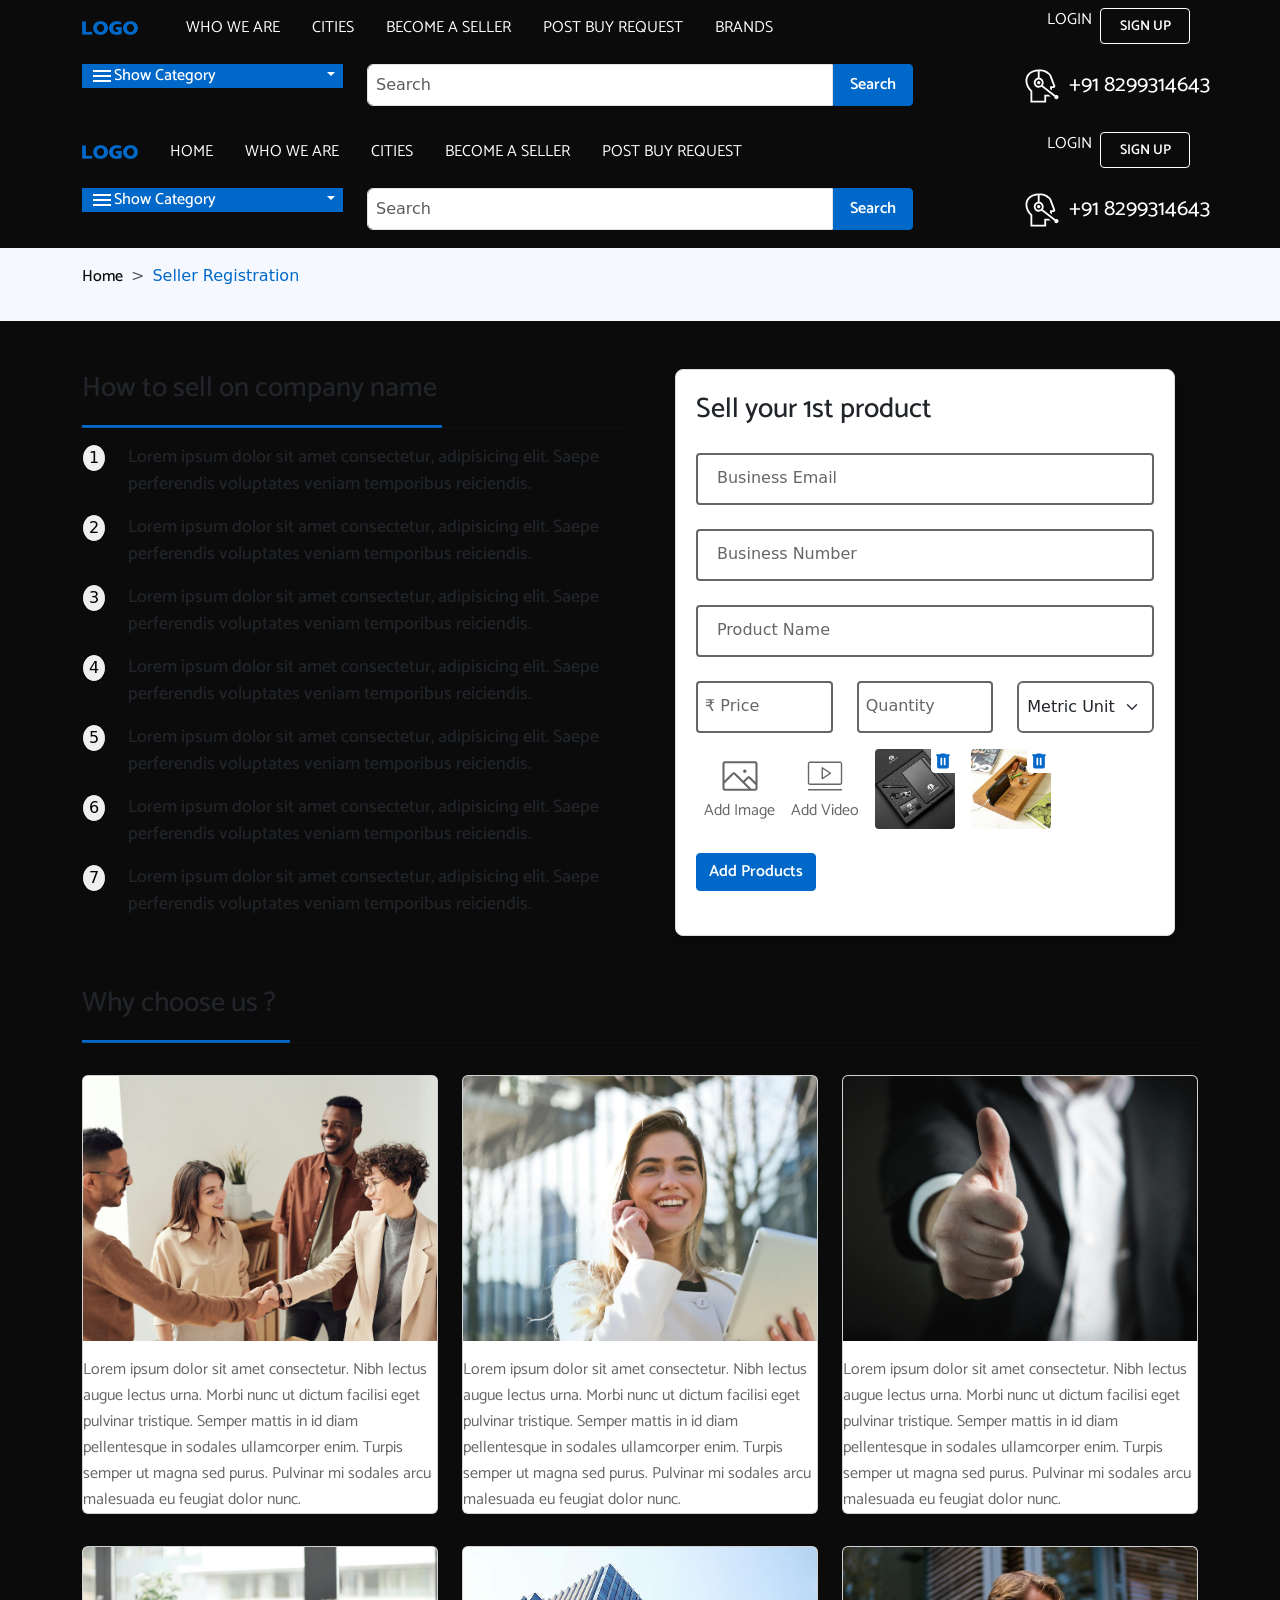
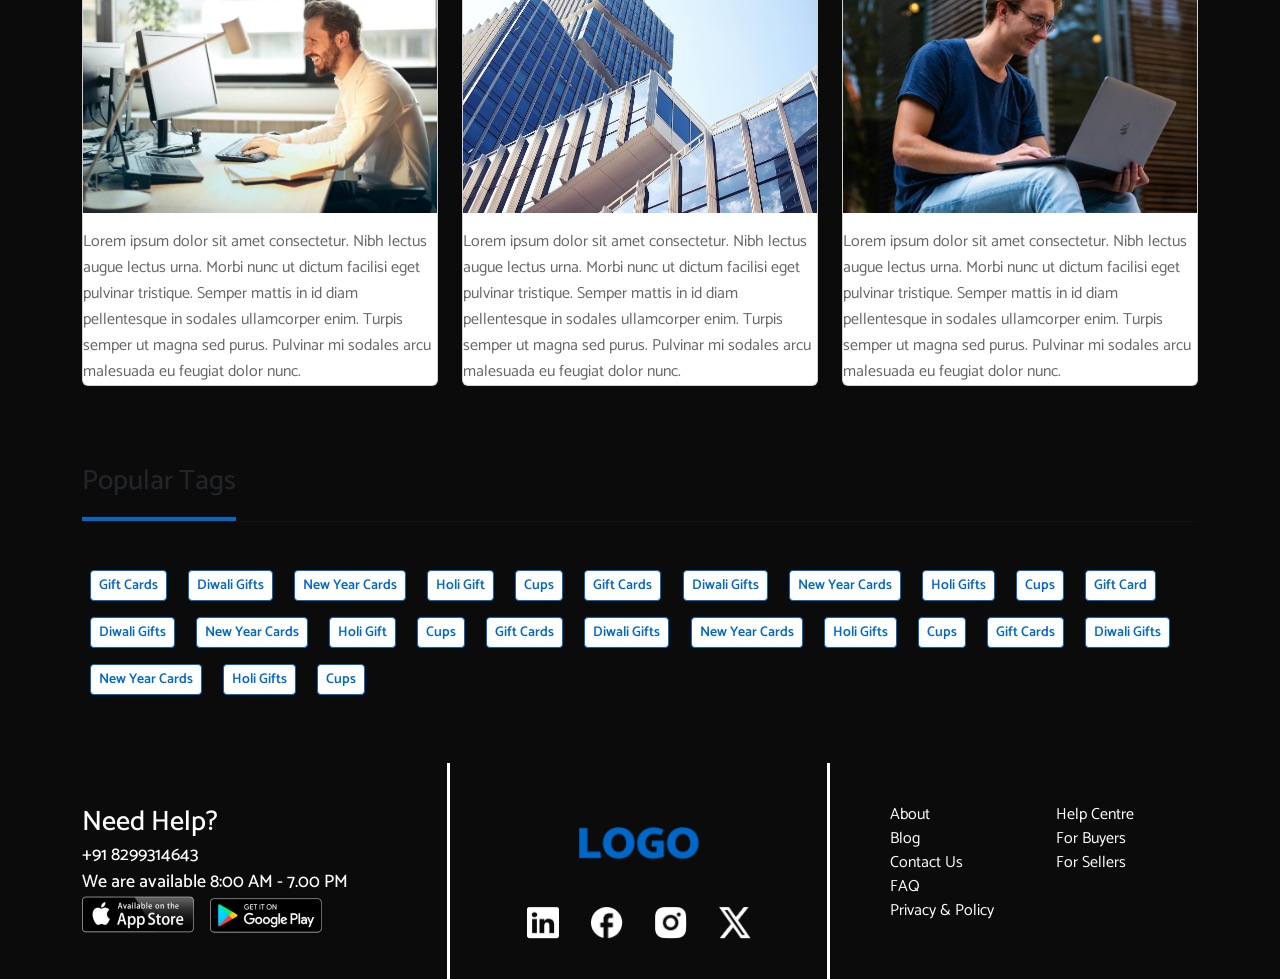
<file: sellerpage.html>
<!DOCTYPE html>

<html>

<head>
    <meta charset="UTF-8">

    <meta name="viewport" content="width=device-width, initial-scale=1.0, shrink-to-fit=no">

    <title>Corporate Gifting</title>

    <link href="https://cdn.jsdelivr.net/npm/bootstrap@5.1.3/dist/css/bootstrap.min.css" rel="stylesheet"
        integrity="sha384-1BmE4kWBq78iYhFldvKuhfTAU6auU8tT94WrHftjDbrCEXSU1oBoqyl2QvZ6jIW3" crossorigin="anonymous">

    <link rel="preconnect" href="https://fonts.googleapis.com">

    <link rel="preconnect" href="https://fonts.gstatic.com" crossorigin>

    <link href="https://fonts.googleapis.com/css2?family=Catamaran:wght@100..900&display=swap" rel="stylesheet">

    <link href="css2/style.css" rel="stylesheet">

    <link href="css2/responsive.css" rel="stylesheet">

    <link rel="stylesheet" href="https://cdnjs.cloudflare.com/ajax/libs/font-awesome/4.7.0/css/font-awesome.min.css">

    <link rel="stylesheet" href="https://cdnjs.cloudflare.com/ajax/libs/OwlCarousel2/2.3.4/assets/owl.carousel.min.css"
        integrity="sha512-tS3S5qG0BlhnQROyJXvNjeEM4UpMXHrQfTGmbQ1gKmelCxlSEBUaxhRBj/EFTzpbP4RVSrpEikbmdJobCvhE3g=="
        crossorigin="anonymous" referrerpolicy="no-referrer" />

    <link rel="stylesheet"
        href="https://cdnjs.cloudflare.com/ajax/libs/OwlCarousel2/2.3.4/assets/owl.theme.default.min.css"
        integrity="sha512-sMXtMNL1zRzolHYKEujM2AqCLUR9F2C4/05cdbxjjLSRvMQIciEPCQZo++nk7go3BtSuK9kfa/s+a4f4i5pLkw=="
        crossorigin="anonymous" referrerpolicy="no-referrer" />

</head>

<body>

    <!--Header-->

    <header>
        <nav class="navbar navbar-expand-lg navbar-light">
            <div class="container">
                <a class="navbar-brand" href="index.html"><img src="images/LOGO.png" alt="logoimage"
                        style="width: 56px; height: 14px;"></a>
                <button class="navbar-toggler" type="button" data-bs-toggle="collapse" data-bs-target="#navbarNav"
                    aria-controls="navbarNav" aria-expanded="false" aria-label="Toggle navigation">
                    <svg width="24" height="24" viewBox="0 0 24 24" fill="none" xmlns="http://www.w3.org/2000/svg">
                        <g id="Icons/menu_24px">
                            <path id="icon" fill-rule="evenodd" clip-rule="evenodd"
                                d="M3 8V6H21V8H3ZM3 13H21V11H3V13ZM3 18H21V16H3V18Z" fill="white" />
                        </g>
                    </svg>
                </button>
                <div class="collapse navbar-collapse" id="navbarNav">
                    <div class="d-flex justify-content-between flex-column flex-lg-row" style="width: 100%;">
                        <ul class="navbar-nav me-auto mb-2 mb-lg-0">
                            <li class="nav-item ">
                                <a class="nav-link text-white active" aria-current="page" href="#"></a>
                            </li>
                            <li class="nav-item mx-2">
                                <a class="nav-link text-white" href="#">WHO WE ARE</a>
                            </li>
                            <li class="nav-item mx-2">
                                <a class="nav-link text-white" href="#">CITIES</a>
                            </li>
                            <li class="nav-item mx-2">
                                <a class="nav-link text-white" href="#">BECOME A SELLER</a>
                            </li>
                            <li class="nav-item mx-2">
                                <a class="nav-link text-white" href="#">POST BUY REQUEST</a>
                            </li>
                            <li class="nav-item mx-2">
                                <a class="nav-link text-white" href="#">BRANDS</a>
                            </li>
                        </ul>
                        <div class="d-flex flex-column flex-lg-row">
                            <a class="nav-link" href="#">LOGIN</a>
                            <button class="btn btn-outline-secondary btn-sm px-3 mx-2"
                                style="border-radius: 4px; height: 36px; width: 90px;" type="button">SIGN UP</button>
                        </div>
                    </div>
                </div>
            </div>
        </nav>
    </header>
    <section class="header-search pt-5">
        <div class="container">
            <div class="row d-flex flex-column-reverse flex-lg-row py-3">
                <div class="col-xl-3 col-lg-4 py-2 py-lg-0">
                    <div class="d-flex align-items-center justify-content-between px-2 "
                        style="background-color: #0068C8;">
                        <h6 class="text-white " style="margin-bottom: 0; width: 100%;"> <svg width="24" height="24"
                                viewBox="0 0 24 24" fill="none" xmlns="http://www.w3.org/2000/svg">
                                <g id="Icons/menu_24px">
                                    <path id="icon" fill-rule="evenodd" clip-rule="evenodd"
                                        d="M3 8V6H21V8H3ZM3 13H21V11H3V13ZM3 18H21V16H3V18Z" fill="white" />
                                </g>
                            </svg>Show Category</h6>
                        <div class="nav-item dropdown">
                            <a class="nav-link dropdown-toggle" style="color: white;" href="#" id="navbarDropdown"
                                role="button" data-bs-toggle="dropdown" aria-expanded="false"></a>
                            <ul class="dropdown-menu" aria-labelledby="navbarDropdown">
                                <li><a class="dropdown-item" href="#">Action</a></li>
                                <li><a class="dropdown-item" href="#">Another action</a></li>
                                <li>
                                    <hr class="dropdown-divider">
                                </li>
                                <li><a class="dropdown-item" href="#">Something else here</a></li>
                            </ul>
                        </div>
                    </div>
                </div>
                <div class="col-xl-6 col-lg-5 py-2 py-lg-0">
                    <form class="d-flex">
                        <input class="form-control p-2"
                            style="height:max-content; border-top-right-radius: 0px; border-bottom-right-radius: 0px;"
                            type="search" placeholder="Search" aria-label="Search">
                        <button class="btn btn-primary btn-md px-3"
                            style="border-radius: 4px; border-color: #0068C8; border-top-left-radius: 0px; border-bottom-left-radius: 0px;"
                            type="submit">Search</button>
                    </form>
                </div>
                <div class="col-xl-3 col-lg-3 d-none d-lg-flex justify-content-end p-0 py-2 py-lg-0">
                    <h4 class="text-white"><svg width="44" height="44" viewBox="0 0 44 44" fill="none"
                            xmlns="http://www.w3.org/2000/svg">
                            <path
                                d="M18.7032 20.3518C18.9199 20.3518 19.1346 20.3091 19.3348 20.2262C19.535 20.1432 19.717 20.0217 19.8702 19.8684C20.0235 19.7152 20.1451 19.5332 20.228 19.333C20.311 19.1327 20.3537 18.9181 20.3537 18.7014C20.3537 18.4846 20.311 18.27 20.228 18.0698C20.1451 17.8695 20.0235 17.6876 19.8702 17.5343C19.717 17.3811 19.535 17.2595 19.3348 17.1765C19.1346 17.0936 18.9199 17.0509 18.7032 17.0509C18.2655 17.0509 17.8457 17.2248 17.5361 17.5343C17.2266 17.8438 17.0527 18.2636 17.0527 18.7014C17.0527 19.1391 17.2266 19.5589 17.5361 19.8684C17.8457 20.1779 18.2655 20.3518 18.7032 20.3518Z"
                                fill="white" />
                            <path fill-rule="evenodd" clip-rule="evenodd"
                                d="M10.4592 27.5073V38.5H26.1452V32.5307H30.0804C30.3261 32.5307 30.5607 32.4821 30.7743 32.395L28.5927 30.6973H24.3118V36.6667H12.2916V26.7685L11.7782 26.2359C10.2749 24.673 7.33333 21.0201 7.33333 16.4771C7.33333 14.9829 7.89708 12.6949 9.59383 10.8029C11.0907 9.13367 13.6024 7.62667 17.7861 7.37183V13.8343C17.0627 13.9714 16.379 14.2682 15.7848 14.7029C15.1906 15.1377 14.7009 15.6995 14.3513 16.3475C14.0017 16.9955 13.8011 17.7133 13.764 18.4486C13.727 19.184 13.8544 19.9183 14.1371 20.5982C14.4197 21.278 14.8505 21.8862 15.398 22.3785C15.9455 22.8708 16.5959 23.2348 17.3018 23.4439C18.0078 23.653 18.7515 23.702 19.4788 23.5874C20.206 23.4727 20.8986 23.1972 21.5059 22.781L34.4034 32.7938C34.324 33.252 34.4017 33.7237 34.6241 34.1322C34.8465 34.5407 35.2004 34.8621 35.6285 35.0441C36.0565 35.2261 36.5335 35.2581 36.982 35.1349C37.4305 35.0117 37.8241 34.7405 38.0991 34.3654C38.3741 33.9902 38.5142 33.5332 38.4966 33.0684C38.4791 32.6036 38.305 32.1584 38.0026 31.805C37.7001 31.4516 37.2872 31.2109 36.8307 31.1218C36.3741 31.0327 35.9009 31.1005 35.4878 31.3142L22.8067 21.4683C23.2653 20.7883 23.5479 20.0049 23.629 19.1886C23.71 18.3724 23.587 17.5487 23.271 16.7918C22.955 16.0348 22.4559 15.3682 21.8185 14.8518C21.1811 14.3354 20.4255 13.9855 19.6194 13.8334V7.33883C21.9505 7.38192 23.5657 7.6945 24.7876 8.15283C26.0819 8.63867 27.0417 9.32617 28.0087 10.2218L28.1389 10.3428C29.0868 11.2209 29.3691 11.4831 29.5295 11.9103L33.4097 22.2411H30.0804V24.8884L31.9137 26.3138V24.0744H33.4097C33.706 24.0748 33.998 24.0034 34.2605 23.8661C34.5231 23.7289 34.7485 23.53 34.9173 23.2866C35.0861 23.0431 35.1934 22.7623 35.2299 22.4683C35.2663 22.1743 35.2309 21.8758 35.1267 21.5985L31.2455 11.2649C30.9256 10.4124 30.3068 9.84408 29.5277 9.12908L29.2554 8.87792C27.0875 6.86767 24.6207 5.5 19.0648 5.5C8.2555 5.5 5.5 12.7188 5.5 16.4771C5.5 21.7635 8.87608 25.8647 10.4592 27.5073ZM18.7027 21.8176C19.1122 21.8176 19.5176 21.7371 19.8958 21.5804C20.2741 21.4238 20.6178 21.1942 20.9073 20.9048C21.1969 20.6153 21.4266 20.2717 21.5833 19.8935C21.74 19.5153 21.8207 19.1099 21.8208 18.7005C21.8209 18.2911 21.7403 17.8856 21.5837 17.5074C21.427 17.1291 21.1974 16.7854 20.908 16.4959C20.6185 16.2063 20.2749 15.9766 19.8967 15.8199C19.5185 15.6632 19.1131 15.5825 18.7037 15.5824C17.8768 15.5824 17.0839 15.9109 16.4992 16.4955C15.9145 17.0802 15.5861 17.8732 15.5861 18.7C15.5861 19.5268 15.9145 20.3198 16.4992 20.9045C17.0839 21.4891 17.8759 21.8176 18.7027 21.8176Z"
                                fill="white" />
                        </svg>
                        +91 8299314643</h4>
                </div>
            </div>
        </div>
  <header>
    <nav class="navbar navbar-expand-lg navbar-light">
      <div class="container">
        <a class="navbar-brand" href="index.html"><img src="images/LOGO.png" alt="logoimage"
            style="width: 56px; height: 14px;"></a>
        <button class="navbar-toggler" type="button" data-bs-toggle="collapse" data-bs-target="#navbarNav"
          aria-controls="navbarNav" aria-expanded="false" aria-label="Toggle navigation">
          <svg width="24" height="24" viewBox="0 0 24 24" fill="none" xmlns="http://www.w3.org/2000/svg">
            <g id="Icons/menu_24px">
              <path id="icon" fill-rule="evenodd" clip-rule="evenodd"
                d="M3 8V6H21V8H3ZM3 13H21V11H3V13ZM3 18H21V16H3V18Z" fill="white" />
            </g>
          </svg>
        </button>
        <div class="collapse navbar-collapse" id="navbarNav">
          <div class="d-flex justify-content-between flex-column flex-lg-row" style="width: 100%;">
            <ul class="navbar-nav me-auto mb-2 mb-lg-0">
              <li class="nav-item ms-2 me-2">
                <a class="nav-link text-white active" aria-current="page" href="#">HOME</a>
              </li>
              <li class="nav-item mx-2">
                <a class="nav-link text-white" href="Whoweare.html">WHO WE ARE</a>
              </li>
              <li class="nav-item mx-2">
                <a class="nav-link text-white" href="#">CITIES</a>
              </li>
              <li class="nav-item mx-2">
                <a class="nav-link text-white" href="#">BECOME A SELLER</a>
              </li>
              <li class="nav-item mx-2">
                <a class="nav-link text-white" href="#">POST BUY REQUEST</a>
              </li>
            </ul>
            <div class="d-flex flex-column flex-lg-row">
              <a class="nav-link" href="#">LOGIN</a>
              <button class="btn btn-outline-secondary btn-sm px-3 mx-2"
                style="border-radius: 4px; height: 36px; width: 90px;" type="button">SIGN UP</button>
            </div>
          </div>
        </div>
      </div>
    </nav>
  </header>
  <section class="header-search pt-5">
    <div class="container">
      <div class="row d-flex flex-column-reverse flex-lg-row py-3">
        <div class="col-xl-3 col-lg-4 py-2 py-lg-0">
          <div class="d-flex align-items-center justify-content-between px-2 " style="background-color: #0068C8;">
            <h6 class="text-white " style="margin-bottom: 0; width: 100%;"> <svg width="24" height="24"
                viewBox="0 0 24 24" fill="none" xmlns="http://www.w3.org/2000/svg">
                <g id="Icons/menu_24px">
                  <path id="icon" fill-rule="evenodd" clip-rule="evenodd"
                    d="M3 8V6H21V8H3ZM3 13H21V11H3V13ZM3 18H21V16H3V18Z" fill="white" />
                </g>
              </svg>Show Category</h6>
            <div class="nav-item dropdown">
              <a class="nav-link dropdown-toggle" style="color: white;" href="#" id="navbarDropdown" role="button"
                data-bs-toggle="dropdown" aria-expanded="false"></a>
              <ul class="dropdown-menu" aria-labelledby="navbarDropdown">
                <li><a class="dropdown-item" href="#">Action</a></li>
                <li><a class="dropdown-item" href="#">Another action</a></li>
                <li>
                  <hr class="dropdown-divider">
                </li>
                <li><a class="dropdown-item" href="#">Something else here</a></li>
              </ul>
            </div>
          </div>
        </div>
        <div class="col-xl-6 col-lg-5 py-2 py-lg-0">
          <form class="d-flex">
            <input class="form-control p-2"
              style="height:max-content; border-top-right-radius: 0px; border-bottom-right-radius: 0px;" type="search"
              placeholder="Search" aria-label="Search">
            <button class="btn btn-primary btn-md px-3"
              style="border-radius: 4px; border-color: #0068C8; border-top-left-radius: 0px; border-bottom-left-radius: 0px;"
              type="submit">Search</button>
          </form>
        </div>
        <div class="col-xl-3 col-lg-3 d-none d-lg-flex justify-content-end p-0 py-2 py-lg-0">
          <h4 class="text-white"><svg width="44" height="44" viewBox="0 0 44 44" fill="none"
              xmlns="http://www.w3.org/2000/svg">
              <path
                d="M18.7032 20.3518C18.9199 20.3518 19.1346 20.3091 19.3348 20.2262C19.535 20.1432 19.717 20.0217 19.8702 19.8684C20.0235 19.7152 20.1451 19.5332 20.228 19.333C20.311 19.1327 20.3537 18.9181 20.3537 18.7014C20.3537 18.4846 20.311 18.27 20.228 18.0698C20.1451 17.8695 20.0235 17.6876 19.8702 17.5343C19.717 17.3811 19.535 17.2595 19.3348 17.1765C19.1346 17.0936 18.9199 17.0509 18.7032 17.0509C18.2655 17.0509 17.8457 17.2248 17.5361 17.5343C17.2266 17.8438 17.0527 18.2636 17.0527 18.7014C17.0527 19.1391 17.2266 19.5589 17.5361 19.8684C17.8457 20.1779 18.2655 20.3518 18.7032 20.3518Z"
                fill="white" />
              <path fill-rule="evenodd" clip-rule="evenodd"
                d="M10.4592 27.5073V38.5H26.1452V32.5307H30.0804C30.3261 32.5307 30.5607 32.4821 30.7743 32.395L28.5927 30.6973H24.3118V36.6667H12.2916V26.7685L11.7782 26.2359C10.2749 24.673 7.33333 21.0201 7.33333 16.4771C7.33333 14.9829 7.89708 12.6949 9.59383 10.8029C11.0907 9.13367 13.6024 7.62667 17.7861 7.37183V13.8343C17.0627 13.9714 16.379 14.2682 15.7848 14.7029C15.1906 15.1377 14.7009 15.6995 14.3513 16.3475C14.0017 16.9955 13.8011 17.7133 13.764 18.4486C13.727 19.184 13.8544 19.9183 14.1371 20.5982C14.4197 21.278 14.8505 21.8862 15.398 22.3785C15.9455 22.8708 16.5959 23.2348 17.3018 23.4439C18.0078 23.653 18.7515 23.702 19.4788 23.5874C20.206 23.4727 20.8986 23.1972 21.5059 22.781L34.4034 32.7938C34.324 33.252 34.4017 33.7237 34.6241 34.1322C34.8465 34.5407 35.2004 34.8621 35.6285 35.0441C36.0565 35.2261 36.5335 35.2581 36.982 35.1349C37.4305 35.0117 37.8241 34.7405 38.0991 34.3654C38.3741 33.9902 38.5142 33.5332 38.4966 33.0684C38.4791 32.6036 38.305 32.1584 38.0026 31.805C37.7001 31.4516 37.2872 31.2109 36.8307 31.1218C36.3741 31.0327 35.9009 31.1005 35.4878 31.3142L22.8067 21.4683C23.2653 20.7883 23.5479 20.0049 23.629 19.1886C23.71 18.3724 23.587 17.5487 23.271 16.7918C22.955 16.0348 22.4559 15.3682 21.8185 14.8518C21.1811 14.3354 20.4255 13.9855 19.6194 13.8334V7.33883C21.9505 7.38192 23.5657 7.6945 24.7876 8.15283C26.0819 8.63867 27.0417 9.32617 28.0087 10.2218L28.1389 10.3428C29.0868 11.2209 29.3691 11.4831 29.5295 11.9103L33.4097 22.2411H30.0804V24.8884L31.9137 26.3138V24.0744H33.4097C33.706 24.0748 33.998 24.0034 34.2605 23.8661C34.5231 23.7289 34.7485 23.53 34.9173 23.2866C35.0861 23.0431 35.1934 22.7623 35.2299 22.4683C35.2663 22.1743 35.2309 21.8758 35.1267 21.5985L31.2455 11.2649C30.9256 10.4124 30.3068 9.84408 29.5277 9.12908L29.2554 8.87792C27.0875 6.86767 24.6207 5.5 19.0648 5.5C8.2555 5.5 5.5 12.7188 5.5 16.4771C5.5 21.7635 8.87608 25.8647 10.4592 27.5073ZM18.7027 21.8176C19.1122 21.8176 19.5176 21.7371 19.8958 21.5804C20.2741 21.4238 20.6178 21.1942 20.9073 20.9048C21.1969 20.6153 21.4266 20.2717 21.5833 19.8935C21.74 19.5153 21.8207 19.1099 21.8208 18.7005C21.8209 18.2911 21.7403 17.8856 21.5837 17.5074C21.427 17.1291 21.1974 16.7854 20.908 16.4959C20.6185 16.2063 20.2749 15.9766 19.8967 15.8199C19.5185 15.6632 19.1131 15.5825 18.7037 15.5824C17.8768 15.5824 17.0839 15.9109 16.4992 16.4955C15.9145 17.0802 15.5861 17.8732 15.5861 18.7C15.5861 19.5268 15.9145 20.3198 16.4992 20.9045C17.0839 21.4891 17.8759 21.8176 18.7027 21.8176Z"
                fill="white" />
            </svg>
            +91 8299314643</h4>
        </div>
      </div>
    </div>
  </section>


   <!--Breadcumb-->
  <section class="breadcrumb mb-0 breadcrumb-wrapper d-none d-md-flex">
    <div class="container">
        <div class="row">
            <nav style="--bs-breadcrumb-divider: '>';" aria-label="breadcrumb">
                <ol class="breadcrumb">
                  <li class="breadcrumb-item"><a class="text-decoration-none" href="#" style="color: #0b0b0b;">Home</a></li>
                  <li class="breadcrumb-item active d-block" aria-current="page" style="color: #0068C8;">Seller Registration</li>
                </ol>
            </nav>
        </div>
    </div>
  </section>


  <!-- Section -->

  <section>
    <div class="container">
        <div class="row my-5">
            <div class="col-md-6">
                <h3>How to sell on company name</h3>
                <div>
                    <div class="extra-line-seller"></div>
                    <hr>
                </div>

                <div class="d-flex mt-3">
                    <div class="col-md-1">
                        <button style="border: 1px solid black; border-radius: 50%;">1</button>
                    </div>
                    <div class="points col-md-11">
                        <h5>Lorem ipsum dolor sit amet consectetur, adipisicing elit. Saepe perferendis voluptates veniam temporibus reiciendis.</h5>
                    </div>
                </div>

                <div class="d-flex mt-3">
                    <div class="col-md-1">
                        <button style="border: 1px solid black; border-radius: 50%;">2</button>
                    </div>
                    <div class="points col-md-11">
                        <h5>Lorem ipsum dolor sit amet consectetur, adipisicing elit. Saepe perferendis voluptates veniam temporibus reiciendis.</h5>
                    </div>
                </div>

                <div class="d-flex mt-3">
                    <div class="col-md-1">
                        <button style="border: 1px solid black; border-radius: 50%;">3</button>
                    </div>
                    <div class="points col-md-11">
                        <h5>Lorem ipsum dolor sit amet consectetur, adipisicing elit. Saepe perferendis voluptates veniam temporibus reiciendis.</h5>
                    </div>
                </div>

                <div class="d-flex mt-3">
                    <div class="col-md-1">
                        <button style="border: 1px solid black; border-radius: 50%;">4</button>
                    </div>
                    <div class="points col-md-11">
                        <h5>Lorem ipsum dolor sit amet consectetur, adipisicing elit. Saepe perferendis voluptates veniam temporibus reiciendis.</h5>
                    </div>
                </div>

                <div class="d-flex mt-3">
                    <div class="col-md-1">
                        <button style="border: 1px solid black; border-radius: 50%;">5</button>
                    </div>
                    <div class="points col-md-11">
                        <h5>Lorem ipsum dolor sit amet consectetur, adipisicing elit. Saepe perferendis voluptates veniam temporibus reiciendis.</h5>
                    </div>
                </div>

                <div class="d-flex mt-3">
                    <div class="col-md-1">
                        <button style="border: 1px solid black; border-radius: 50%;">6</button>
                    </div>
                    <div class="points col-md-11">
                        <h5>Lorem ipsum dolor sit amet consectetur, adipisicing elit. Saepe perferendis voluptates veniam temporibus reiciendis.</h5>
                    </div>
                </div>

                <div class="d-flex mt-3">
                    <div class="col-md-1">
                        <button style="border: 1px solid black; border-radius: 50%;">7</button>
                    </div>
                    <div class="points col-md-11">
                        <h5>Lorem ipsum dolor sit amet consectetur, adipisicing elit. Saepe perferendis voluptates veniam temporibus reiciendis.</h5>
                    </div>
                </div>
            </div>

            <div class="col-md-6">
                <div class="product-form-container">
                    <h3>Sell your 1st product</h3>
                    <form>
                      <div class="form-floating-label col-12 mt-4">
                        <input type="text" class="form-control" id="businessemail" placeholder="" required>
                        <label for="businessemail">Business Email</label>
                        <div class="invalid-feedback">
                          Please provide business email.
                        </div>
                      </div>
                        
                      <div class="form-floating-label col-12 mt-4">
                        <input type="text" class="form-control" id="businessnumber" placeholder="" required>
                        <label for="businessnumber">Business Number</label>
                        <div class="invalid-feedback">
                          Please provide business number.
                        </div>
                      </div>
                        
                      <div class="form-floating-label col-12 mt-4">
                        <input type="text" class="form-control" id="productname" placeholder="" required>
                        <label for="productname">Product Name</label>
                        <div class="invalid-feedback">
                          Please provide product name.
                        </div>
                      </div>
                        
                      <div class="mb-3 row">
                        <div class="form-floating-label col-4 mt-4">
                          <input type="number" class="form-control" id="price" placeholder="" required>
                          <label for="price">₹   Price</label>
                          <div class="invalid-feedback">
                            Please provide price.
                          </div>
                        </div>

                        <div class="form-floating-label col-4 mt-4">
                          <input type="number" class="form-control" id="quantity" placeholder="" required>
                          <label for="quantity">Quantity</label>
                          <div class="invalid-feedback">
                            Please provide the quantity.
                          </div>
                        </div>

                        <div class="col-12 col-md-4 mt-4">
                          <select id="inputState" class="form-select d-flex align-items-center" required>
                              <option selected disabled value="">Metric Unit</option>
                              <option>...</option>
                          </select>
                          <div class="invalid-feedback">
                              Please choose appropriate unit for your product.
                          </div>
                        </div>
                      </div>
                        
                      <div class="col-12 d-flex gap-3 px-2 flex-wrap">
                        
                        <div class="d-flex flex-column justify-content-center align-items-center add-image">
                            <svg width="44" height="44" viewBox="0 0 44 44" fill="none"
                                xmlns="http://www.w3.org/2000/svg">
                                <path d="M37.125 7.21875H6.875C6.23682 7.21875 5.62478 7.47227 5.17352 7.92352C4.72227 8.37478 4.46875 8.98682 4.46875 9.625V34.375C4.46875 35.0132 4.72227 35.6252 5.17352 36.0765C5.62478 36.5277 6.23682 36.7812 6.875 36.7812H37.125C37.7632 36.7812 38.3752 36.5277 38.8265 36.0765C39.2777 35.6252 39.5312 35.0132 39.5312 34.375V9.625C39.5312 8.98682 39.2777 8.37478 38.8265 7.92352C38.3752 7.47227 37.7632 7.21875 37.125 7.21875ZM6.875 9.28125H37.125C37.2162 9.28125 37.3036 9.31747 37.3681 9.38193C37.4325 9.4464 37.4688 9.53383 37.4688 9.625V28.1136L32.4036 23.0484C32.1801 22.825 31.9149 22.6477 31.6229 22.5268C31.331 22.4058 31.018 22.3436 30.702 22.3436C30.386 22.3436 30.0731 22.4058 29.7811 22.5268C29.4892 22.6477 29.2239 22.825 29.0005 23.0484L25.3189 26.73L17.5141 18.9234C17.2906 18.7 17.0253 18.5227 16.7334 18.4018C16.4414 18.2808 16.1285 18.2186 15.8125 18.2186C15.4965 18.2186 15.1836 18.2808 14.8916 18.4018C14.5997 18.5227 14.3344 18.7 14.1109 18.9234L6.53125 26.5031V9.625C6.53125 9.53383 6.56747 9.4464 6.63193 9.38193C6.6964 9.31747 6.78383 9.28125 6.875 9.28125ZM6.53125 34.375V29.4198L15.5684 20.3827C15.6004 20.3504 15.6384 20.3249 15.6803 20.3074C15.7222 20.29 15.7671 20.281 15.8125 20.281C15.8579 20.281 15.9028 20.29 15.9447 20.3074C15.9866 20.3249 16.0246 20.3504 16.0566 20.3827L30.3927 34.7188H6.875C6.78383 34.7188 6.6964 34.6825 6.63193 34.6181C6.56747 34.5536 6.53125 34.4662 6.53125 34.375ZM37.125 34.7188H33.3094L26.7781 28.1875L30.458 24.5059C30.4899 24.474 30.5278 24.4486 30.5695 24.4313C30.6113 24.414 30.656 24.4051 30.7012 24.4051C30.7463 24.4051 30.7911 24.414 30.8328 24.4313C30.8745 24.4486 30.9124 24.474 30.9444 24.5059L37.4756 31.0372V34.375C37.4756 34.4207 37.4665 34.466 37.4488 34.5082C37.4311 34.5503 37.4052 34.5885 37.3725 34.6205C37.3399 34.6525 37.3012 34.6777 37.2587 34.6946C37.2162 34.7114 37.1707 34.7197 37.125 34.7188ZM25.0938 17.1875C25.0938 16.8476 25.1946 16.5153 25.3834 16.2326C25.5723 15.95 25.8407 15.7297 26.1548 15.5996C26.4688 15.4695 26.8144 15.4355 27.1478 15.5018C27.4812 15.5681 27.7875 15.7318 28.0278 15.9722C28.2682 16.2125 28.4319 16.5188 28.4982 16.8522C28.5645 17.1856 28.5305 17.5312 28.4004 17.8452C28.2703 18.1593 28.05 18.4277 27.7674 18.6166C27.4847 18.8054 27.1524 18.9062 26.8125 18.9062C26.3567 18.9062 25.9195 18.7252 25.5972 18.4028C25.2748 18.0805 25.0938 17.6433 25.0938 17.1875Z" fill="#666666" />
                            </svg>
                            <p>Add Image</p>
                        </div>

                        <div class="d-flex flex-column justify-content-center align-items-center add-image">
                            <svg width="44" height="44" viewBox="0 0 44 44" fill="none"
                                xmlns="http://www.w3.org/2000/svg">
                                <path
                                    d="M27.8816 18.6777L19.6316 13.1777C19.528 13.1086 19.4076 13.0689 19.2833 13.0629C19.1589 13.0568 19.0353 13.0847 18.9255 13.1434C18.8158 13.2022 18.724 13.2897 18.6601 13.3965C18.5961 13.5033 18.5624 13.6255 18.5625 13.75V24.75C18.5624 24.8745 18.596 24.9967 18.6599 25.1035C18.7238 25.2104 18.8154 25.2979 18.9252 25.3567C19.035 25.4155 19.1587 25.4434 19.2831 25.4373C19.4075 25.4313 19.528 25.3915 19.6316 25.3223L27.8816 19.8223C27.9759 19.7596 28.0532 19.6745 28.1067 19.5746C28.1602 19.4748 28.1882 19.3633 28.1882 19.25C28.1882 19.1367 28.1602 19.0252 28.1067 18.9254C28.0532 18.8255 27.9759 18.7404 27.8816 18.6777ZM19.9375 23.4661V15.0339L26.2608 19.25L19.9375 23.4661ZM37.125 7.5625H6.875C6.32799 7.5625 5.80339 7.7798 5.41659 8.16659C5.0298 8.55339 4.8125 9.07799 4.8125 9.625V28.875C4.8125 29.422 5.0298 29.9466 5.41659 30.3334C5.80339 30.7202 6.32799 30.9375 6.875 30.9375H37.125C37.672 30.9375 38.1966 30.7202 38.5834 30.3334C38.9702 29.9466 39.1875 29.422 39.1875 28.875V9.625C39.1875 9.07799 38.9702 8.55339 38.5834 8.16659C38.1966 7.7798 37.672 7.5625 37.125 7.5625ZM37.8125 28.875C37.8125 29.0573 37.7401 29.2322 37.6111 29.3611C37.4822 29.4901 37.3073 29.5625 37.125 29.5625H6.875C6.69266 29.5625 6.5178 29.4901 6.38886 29.3611C6.25993 29.2322 6.1875 29.0573 6.1875 28.875V9.625C6.1875 9.44266 6.25993 9.2678 6.38886 9.13886C6.5178 9.00993 6.69266 8.9375 6.875 8.9375H37.125C37.3073 8.9375 37.4822 9.00993 37.6111 9.13886C37.7401 9.2678 37.8125 9.44266 37.8125 9.625V28.875ZM39.1875 35.75C39.1875 35.9323 39.1151 36.1072 38.9861 36.2361C38.8572 36.3651 38.6823 36.4375 38.5 36.4375H5.5C5.31766 36.4375 5.1428 36.3651 5.01386 36.2361C4.88493 36.1072 4.8125 35.9323 4.8125 35.75C4.8125 35.5677 4.88493 35.3928 5.01386 35.2639C5.1428 35.1349 5.31766 35.0625 5.5 35.0625H38.5C38.6823 35.0625 38.8572 35.1349 38.9861 35.2639C39.1151 35.3928 39.1875 35.5677 39.1875 35.75Z"
                                    fill="#666666" />
                            </svg>
                            <p>Add Video</p>
                        </div>

                        <div class="position-relative">
                            <svg class="delete position-absolute top-0 end-0" width="24" height="24"
                                viewBox="0 0 24 24" fill="none" xmlns="http://www.w3.org/2000/svg">
                                <path d="M0 0H24V24H4C1.79086 24 0 22.2091 0 20V0Z" fill="white" />
                                <path
                                    d="M7.83398 19.5C7.37565 19.5 6.98343 19.3369 6.65732 19.0108C6.33121 18.6847 6.16787 18.2922 6.16732 17.8333V7H5.33398V5.33333H9.50065V4.5H14.5007V5.33333H18.6673V7H17.834V17.8333C17.834 18.2917 17.6709 18.6842 17.3448 19.0108C17.0187 19.3375 16.6262 19.5006 16.1673 19.5H7.83398ZM9.50065 16.1667H11.1673V8.66667H9.50065V16.1667ZM12.834 16.1667H14.5007V8.66667H12.834V16.1667Z"
                                    fill="#0068C8" />
                            </svg>

                            <img src="images/Product-img2.jpeg" alt="scan-image" class="image" style="width: 80px; height: 80px; border-radius: 4px;">

                        </div>
                        <div class="position-relative">
                            <svg class="delete position-absolute top-0 end-0" width="24" height="24"
                                viewBox="0 0 24 24" fill="none" xmlns="http://www.w3.org/2000/svg">
                                <path d="M0 0H24V24H4C1.79086 24 0 22.2091 0 20V0Z" fill="white" />
                                <path
                                    d="M7.83398 19.5C7.37565 19.5 6.98343 19.3369 6.65732 19.0108C6.33121 18.6847 6.16787 18.2922 6.16732 17.8333V7H5.33398V5.33333H9.50065V4.5H14.5007V5.33333H18.6673V7H17.834V17.8333C17.834 18.2917 17.6709 18.6842 17.3448 19.0108C17.0187 19.3375 16.6262 19.5006 16.1673 19.5H7.83398ZM9.50065 16.1667H11.1673V8.66667H9.50065V16.1667ZM12.834 16.1667H14.5007V8.66667H12.834V16.1667Z"
                                    fill="#0068C8" />
                            </svg>
                            <img src="images/Product-img1.jpeg" alt="scan-image" class="image" style="width: 80px; height: 80px; border-radius: 4px;">
                        </div>
                    </div>
                        
                    <a href="sellerformfilling.html" class="btn btn-md btn-primary mx-auto my-4" type="button">Add Products</a>
                    </form>
                </div>
            </div>
        </div>
    </div>
</section>

<section class="why-choose">
    <div class="container">
        <div class="row">
            <h3>Why choose us ?</h3>
            <div>
                <div class="extra-line-choose"></div>
                <hr>
            </div>

            <div class="col-md-4 my-3">
                <div class="card">
                    <img src="images/whychoose1.jpg" class="card-img-top" alt="why-image-1">
                    <div class="card-body-seller">
                        <p class="card-text-seller mt-3">Lorem ipsum dolor sit amet consectetur. Nibh lectus augue lectus urna. Morbi nunc ut dictum facilisi eget pulvinar tristique. Semper mattis in id diam pellentesque in sodales ullamcorper enim. Turpis semper ut magna sed purus. Pulvinar mi sodales arcu malesuada eu feugiat dolor nunc.</p>
                    </div>
                </div>
            </div>

            <div class="col-md-4 my-3">
                <div class="card">
                    <img src="images/whychoose2.jpg" class="card-img-top" alt="why-image-2">
                    <div class="card-body-seller">
                        <p class="card-text-seller mt-3">Lorem ipsum dolor sit amet consectetur. Nibh lectus augue lectus urna. Morbi nunc ut dictum facilisi eget pulvinar tristique. Semper mattis in id diam pellentesque in sodales ullamcorper enim. Turpis semper ut magna sed purus. Pulvinar mi sodales arcu malesuada eu feugiat dolor nunc.</p>
                    </div>
                </div>
            </div>

            <div class="col-md-4 my-3">
                <div class="card">
                    <img src="images/whychoose3.jpg" class="card-img-top" alt="why-image-3">
                    <div class="card-body-seller">
                        <p class="card-text-seller mt-3">Lorem ipsum dolor sit amet consectetur. Nibh lectus augue lectus urna. Morbi nunc ut dictum facilisi eget pulvinar tristique. Semper mattis in id diam pellentesque in sodales ullamcorper enim. Turpis semper ut magna sed purus. Pulvinar mi sodales arcu malesuada eu feugiat dolor nunc.</p>
                    </div>
                </div>
            </div>

            <div class="col-md-4 my-3">
                <div class="card">
                    <img src="images/whychoose4.jpg" class="card-img-top" alt="why-image-1">
                    <div class="card-body-seller">
                        <p class="card-text-seller mt-3">Lorem ipsum dolor sit amet consectetur. Nibh lectus augue lectus urna. Morbi nunc ut dictum facilisi eget pulvinar tristique. Semper mattis in id diam pellentesque in sodales ullamcorper enim. Turpis semper ut magna sed purus. Pulvinar mi sodales arcu malesuada eu feugiat dolor nunc.</p>
                    </div>
                </div>
            </div>

            <div class="col-md-4 my-3">
                <div class="card">
                    <img src="images/whychoose5.jpg" class="card-img-top" alt="why-image-1">
                    <div class="card-body-seller">
                        <p class="card-text-seller mt-3">Lorem ipsum dolor sit amet consectetur. Nibh lectus augue lectus urna. Morbi nunc ut dictum facilisi eget pulvinar tristique. Semper mattis in id diam pellentesque in sodales ullamcorper enim. Turpis semper ut magna sed purus. Pulvinar mi sodales arcu malesuada eu feugiat dolor nunc.</p>
                    </div>
                </div>
            </div>

            <div class="col-md-4 my-3">
                <div class="card">
                    <img src="images/whychoose6.jpg" class="card-img-top" alt="why-image-1">
                    <div class="card-body-seller">
                        <p class="card-text-seller mt-3">Lorem ipsum dolor sit amet consectetur. Nibh lectus augue lectus urna. Morbi nunc ut dictum facilisi eget pulvinar tristique. Semper mattis in id diam pellentesque in sodales ullamcorper enim. Turpis semper ut magna sed purus. Pulvinar mi sodales arcu malesuada eu feugiat dolor nunc.</p>
                    </div>
                </div>
            </div>
        </div>
    </div>
  </section>

  
  <section class="Popular-tags wrapper">
    <div class="container">
      <div class="top-heading pb-3 ps-0">
        <h3>Popular Tags</h3>
      </div>
      <div>
        <hr class="mt-0">
      </div>
      <div class="row">

        <div class="mt-4">
          <button class="btn  btn-outline-primary btn-sm m-2">Gift Cards</button>
          <button class="btn  btn-outline-primary btn-sm  m-2">Diwali Gifts</button>
          <button class="btn  btn-outline-primary btn-sm m-2">New Year Cards</button>
          <button class="btn  btn-outline-primary btn-sm m-2">Holi Gift</button>
          <button class="btn  btn-outline-primary btn-sm m-2">Cups</button>

          <button class="btn  btn-outline-primary btn-sm m-2">Gift Cards</button>
          <button class="btn  btn-outline-primary btn-sm m-2">Diwali Gifts</button>
          <button class="btn  btn-outline-primary btn-sm m-2">New Year Cards</button>
          <button class="btn  btn-outline-primary btn-sm m-2">Holi Gifts</button>
          <button class="btn btn-outline-primary btn-sm m-2">Cups</button>


          <button class="btn  btn-outline-primary btn-sm m-2">Gift Card</button>
          <button class="btn  btn-outline-primary btn-sm m-2">Diwali Gifts</button>
          <button class="btn  btn-outline-primary btn-sm m-2">New Year Cards</button>
          <button class="btn  btn-outline-primary btn-sm m-2">Holi Gift</button>
          <button class="btn  btn-outline-primary btn-sm m-2">Cups</button>


          <button class="btn  btn-outline-primary btn-sm m-2">Gift Cards</button>
          <button class="btn  btn-outline-primary btn-sm m-2">Diwali Gifts</button>
          <button class="btn  btn-outline-primary btn-sm m-2">New Year Cards</button>
          <button class="btn  btn-outline-primary btn-sm m-2">Holi Gifts</button>
          <button class="btn  btn-outline-primary btn-sm m-2">Cups</button>

          <button class="btn  btn-outline-primary btn-sm m-2">Gift Cards</button>
          <button class="btn  btn-outline-primary btn-sm m-2">Diwali Gifts</button>
          <button class="btn  btn-outline-primary btn-sm m-2">New Year Cards</button>
          <button class="btn  btn-outline-primary btn-sm m-2">Holi Gifts</button>
          <button class="btn  btn-outline-primary btn-sm m-2">Cups</button>



        </div>
      </div>
    </div>
    </div>
    </div>
  </section>


<!--Footer-->
  
  <footer>
    <div class="container">
      <div class="row">
        <div class="col-md-4 d-flex flex-column align-items-center align-items-md-start"
          style="border-left:1px; border-color: white; border-right-style: inset;">
          <h3 class="text-white">Need Help?</h3>
          <h5 class="text-white">+91 8299314643</h5>
          <h5 class="text-white">We are available 8:00 AM - 7.00 PM</h5>
          <div class="d-flex ">
            <img src="images/app-store 1.png" class="me-2" alt="scan-image" class="apple-image">
            <img src="images/google-play 1.png" class="ms-2" alt="scan-image" class="google-image">
          </div>
        </div>
        <div class="col-md-4" style="border-left:1px; border-color: white; border-right-style: inset;">
          <div class="d-flex justify-content-center mt-md-4 mt-2">
            <img src="images/LOGO.png" alt="scan-image" style="width: 7.5rem; height: 2rem;">
          </div>
          <div class="d-flex justify-content-center mt-5">
            <div class="d-flex">
              <img src="images/Vector.png" class="me-3 social-icons" alt="scan-image">
              <img src="images/Vector 2.png" class="mx-3 social-icons" alt="scan-image">
              <img src="images/Vector 3.png" class="mx-3 social-icons" alt="scan-image">
              <img src="images/Social Media Icon.png" class="ms-3 social-icons" alt="scan-image">
            </div>
          </div>
        </div>
        <div class="col-md-4 d-md-block d-none  mt-md-0">
          <div class="row ps-5">
            <div class="col-6">
              <a class="footernav  nav-link" href="#">About</a>
              <a class="footernav nav-link" href="#">Blog</a>
              <a class="footernav nav-link" href="#">Contact Us</a>
              <a class="footernav nav-link" href="#">FAQ</a>
              <a class="footernav nav-link" href="#">Privacy & Policy</a>
            </div>
            <div class="col-6">
              <a class="footernav nav-link" href="#">Help Centre</a>
              <a class="footernav nav-link" href="#">For Buyers</a>
              <a class="footernav nav-link" href="#">For Sellers</a>
            </div>
          </div>
        </div>
        <div class="col-md-4 justify-content-around d-flex d-md-none mb-5 flex-wrap">
          <a class="footernav text-center nav-link" href="#">About</a>
          <a class="footernav text-center nav-link" href="#">Blog</a>
          <a class="footernav nav-link" href="#">Contact Us</a>
          <a class="footernav nav-link" href="#">FAQ</a>
          <a class="footernav nav-link" href="#">Privacy & Policy</a>
          <a class="footernav text-center nav-link" href="#">Help Centre</a>
          <a class="footernav text-center nav-link" href="#">For Buyers</a>
          <a class="footernav text-center nav-link" href="#">For Sellers</a>
        </div>
      </div>
    </div>
  </footer>
</body>
</html>
</file>
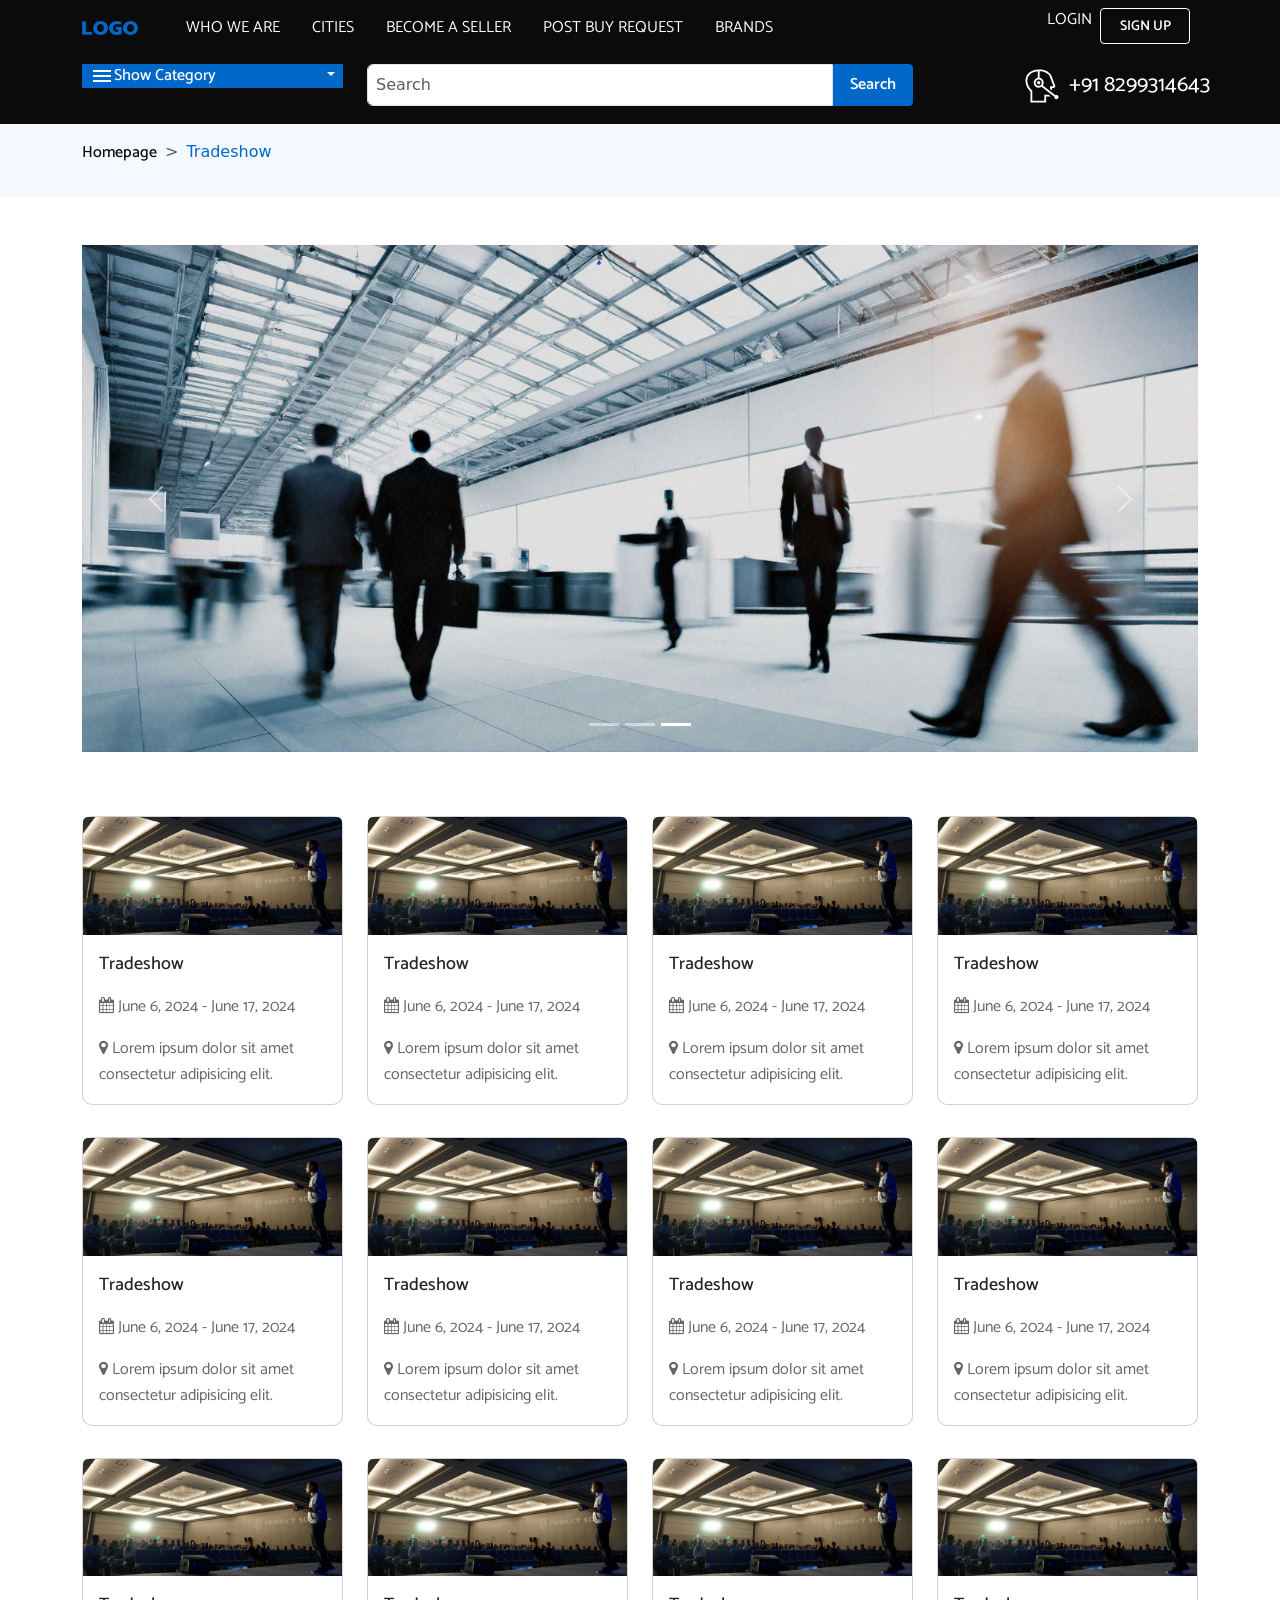
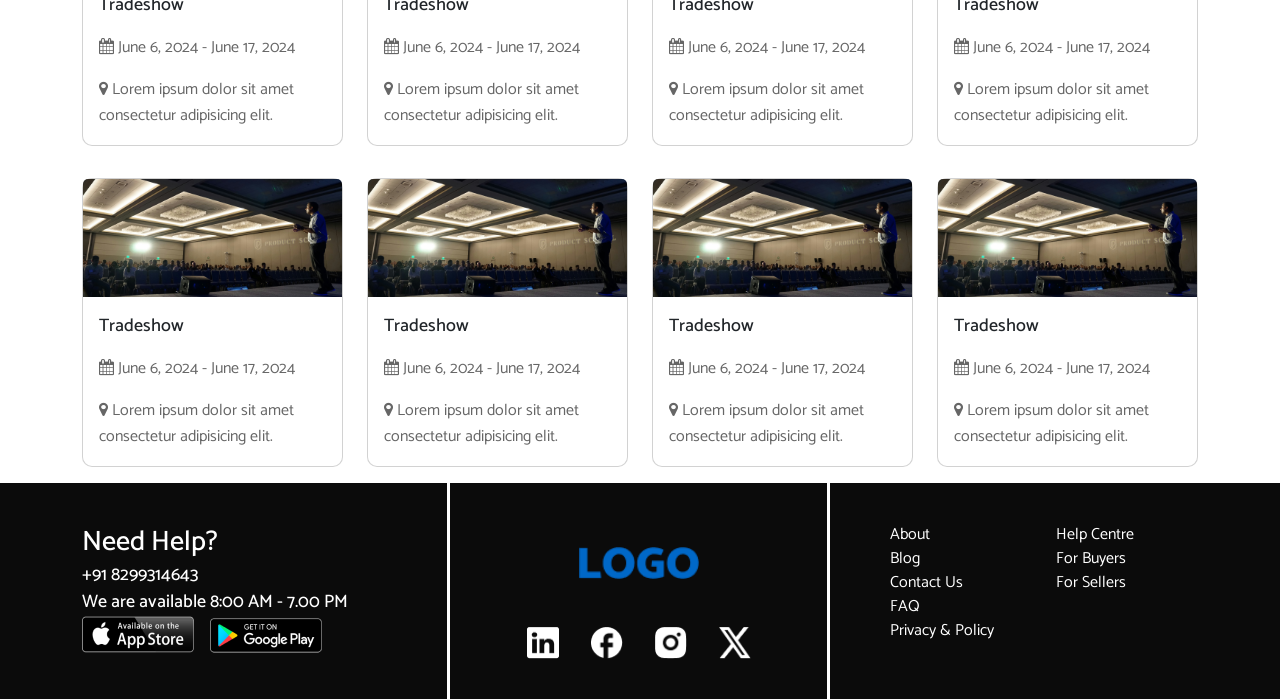
<file: tradeshow.html>
<!DOCTYPE html>
<html>
<head>
  <meta charset="UTF-8">
  <meta name="viewport" content="width=device-width, initial-scale=1.0, shrink-to-fit=no">
  <title>Corporate Gifting</title>
  <link href="https://cdn.jsdelivr.net/npm/bootstrap@5.1.3/dist/css/bootstrap.min.css" rel="stylesheet"
    integrity="sha384-1BmE4kWBq78iYhFldvKuhfTAU6auU8tT94WrHftjDbrCEXSU1oBoqyl2QvZ6jIW3" crossorigin="anonymous">
  <link rel="preconnect" href="https://fonts.googleapis.com">
  <link rel="preconnect" href="https://fonts.gstatic.com" crossorigin>
  <link href="https://fonts.googleapis.com/css2?family=Catamaran:wght@100..900&display=swap" rel="stylesheet">
  <link href="css2/style.css" rel="stylesheet">
  <link href="css2/responsive.css" rel="stylesheet">
  <link rel="stylesheet" href="https://cdnjs.cloudflare.com/ajax/libs/font-awesome/4.7.0/css/font-awesome.min.css">
  <link rel="stylesheet" href="https://cdnjs.cloudflare.com/ajax/libs/OwlCarousel2/2.3.4/assets/owl.carousel.min.css"
    integrity="sha512-tS3S5qG0BlhnQROyJXvNjeEM4UpMXHrQfTGmbQ1gKmelCxlSEBUaxhRBj/EFTzpbP4RVSrpEikbmdJobCvhE3g=="
    crossorigin="anonymous" referrerpolicy="no-referrer" />
  <link rel="stylesheet"
    href="https://cdnjs.cloudflare.com/ajax/libs/OwlCarousel2/2.3.4/assets/owl.theme.default.min.css"
    integrity="sha512-sMXtMNL1zRzolHYKEujM2AqCLUR9F2C4/05cdbxjjLSRvMQIciEPCQZo++nk7go3BtSuK9kfa/s+a4f4i5pLkw=="
    crossorigin="anonymous" referrerpolicy="no-referrer" />
  </head>

  <body>

<!--Header-->

  <header>
    <nav class="navbar navbar-expand-lg navbar-light">
      <div class="container">
        <a class="navbar-brand" href="index.html"><img src="images/LOGO.png" alt="logoimage"
            style="width: 56px; height: 14px;"></a>
        <button class="navbar-toggler" type="button" data-bs-toggle="collapse" data-bs-target="#navbarNav"
          aria-controls="navbarNav" aria-expanded="false" aria-label="Toggle navigation">
          <svg width="24" height="24" viewBox="0 0 24 24" fill="none" xmlns="http://www.w3.org/2000/svg">
            <g id="Icons/menu_24px">
              <path id="icon" fill-rule="evenodd" clip-rule="evenodd"
                d="M3 8V6H21V8H3ZM3 13H21V11H3V13ZM3 18H21V16H3V18Z" fill="white" />
            </g>
          </svg>
        </button>
        <div class="collapse navbar-collapse" id="navbarNav">
          <div class="d-flex justify-content-between flex-column flex-lg-row" style="width: 100%;">
            <ul class="navbar-nav me-auto mb-2 mb-lg-0">
              <li class="nav-item ">
                <a class="nav-link text-white active" aria-current="page" href="#"></a>
              </li>
              <li class="nav-item mx-2">
                <a class="nav-link text-white" href="Whoweare.html">WHO WE ARE</a>
              </li>
              <li class="nav-item mx-2">
                <a class="nav-link text-white" href="#">CITIES</a>
              </li>
              <li class="nav-item mx-2">
                <a class="nav-link text-white" href="#">BECOME A SELLER</a>
              </li>
              <li class="nav-item mx-2">
                <a class="nav-link text-white" href="#">POST BUY REQUEST</a>
              </li>
              <li class="nav-item mx-2">
                <a class="nav-link text-white" href="#">BRANDS</a>
              </li>
            </ul>
            <div class="d-flex flex-column flex-lg-row">
              <a class="nav-link" href="#">LOGIN</a>
              <button class="btn btn-outline-secondary btn-sm px-3 mx-2"
                style="border-radius: 4px; height: 36px; width: 90px;" type="button">SIGN UP</button>
            </div>
          </div>
        </div>
      </div>
    </nav>
  </header>
  <section class="header-search pt-5">
    <div class="container">
      <div class="row d-flex flex-column-reverse flex-lg-row py-3">
        <div class="col-xl-3 col-lg-4 py-2 py-lg-0">
          <div class="d-flex align-items-center justify-content-between px-2 " style="background-color: #0068C8;">
            <h6 class="text-white " style="margin-bottom: 0; width: 100%;"> <svg width="24" height="24"
                viewBox="0 0 24 24" fill="none" xmlns="http://www.w3.org/2000/svg">
                <g id="Icons/menu_24px">
                  <path id="icon" fill-rule="evenodd" clip-rule="evenodd"
                    d="M3 8V6H21V8H3ZM3 13H21V11H3V13ZM3 18H21V16H3V18Z" fill="white" />
                </g>
              </svg>Show Category</h6>
            <div class="nav-item dropdown">
              <a class="nav-link dropdown-toggle" style="color: white;" href="#" id="navbarDropdown" role="button"
                data-bs-toggle="dropdown" aria-expanded="false"></a>
              <ul class="dropdown-menu" aria-labelledby="navbarDropdown">
                <li><a class="dropdown-item" href="#">Action</a></li>
                <li><a class="dropdown-item" href="#">Another action</a></li>
                <li>
                  <hr class="dropdown-divider">
                </li>
                <li><a class="dropdown-item" href="#">Something else here</a></li>
              </ul>
            </div>
          </div>
        </div>
        <div class="col-xl-6 col-lg-5 py-2 py-lg-0">
          <form class="d-flex">
            <input class="form-control p-2"
              style="height:max-content; border-top-right-radius: 0px; border-bottom-right-radius: 0px;" type="search"
              placeholder="Search" aria-label="Search">
            <button class="btn btn-primary btn-md px-3"
              style="border-radius: 4px; border-color: #0068C8; border-top-left-radius: 0px; border-bottom-left-radius: 0px;"
              type="submit">Search</button>
          </form>
        </div>
        <div class="col-xl-3 col-lg-3 d-none d-lg-flex justify-content-end p-0 py-2 py-lg-0">
          <h4 class="text-white"><svg width="44" height="44" viewBox="0 0 44 44" fill="none"
              xmlns="http://www.w3.org/2000/svg">
              <path
                d="M18.7032 20.3518C18.9199 20.3518 19.1346 20.3091 19.3348 20.2262C19.535 20.1432 19.717 20.0217 19.8702 19.8684C20.0235 19.7152 20.1451 19.5332 20.228 19.333C20.311 19.1327 20.3537 18.9181 20.3537 18.7014C20.3537 18.4846 20.311 18.27 20.228 18.0698C20.1451 17.8695 20.0235 17.6876 19.8702 17.5343C19.717 17.3811 19.535 17.2595 19.3348 17.1765C19.1346 17.0936 18.9199 17.0509 18.7032 17.0509C18.2655 17.0509 17.8457 17.2248 17.5361 17.5343C17.2266 17.8438 17.0527 18.2636 17.0527 18.7014C17.0527 19.1391 17.2266 19.5589 17.5361 19.8684C17.8457 20.1779 18.2655 20.3518 18.7032 20.3518Z"
                fill="white" />
              <path fill-rule="evenodd" clip-rule="evenodd"
                d="M10.4592 27.5073V38.5H26.1452V32.5307H30.0804C30.3261 32.5307 30.5607 32.4821 30.7743 32.395L28.5927 30.6973H24.3118V36.6667H12.2916V26.7685L11.7782 26.2359C10.2749 24.673 7.33333 21.0201 7.33333 16.4771C7.33333 14.9829 7.89708 12.6949 9.59383 10.8029C11.0907 9.13367 13.6024 7.62667 17.7861 7.37183V13.8343C17.0627 13.9714 16.379 14.2682 15.7848 14.7029C15.1906 15.1377 14.7009 15.6995 14.3513 16.3475C14.0017 16.9955 13.8011 17.7133 13.764 18.4486C13.727 19.184 13.8544 19.9183 14.1371 20.5982C14.4197 21.278 14.8505 21.8862 15.398 22.3785C15.9455 22.8708 16.5959 23.2348 17.3018 23.4439C18.0078 23.653 18.7515 23.702 19.4788 23.5874C20.206 23.4727 20.8986 23.1972 21.5059 22.781L34.4034 32.7938C34.324 33.252 34.4017 33.7237 34.6241 34.1322C34.8465 34.5407 35.2004 34.8621 35.6285 35.0441C36.0565 35.2261 36.5335 35.2581 36.982 35.1349C37.4305 35.0117 37.8241 34.7405 38.0991 34.3654C38.3741 33.9902 38.5142 33.5332 38.4966 33.0684C38.4791 32.6036 38.305 32.1584 38.0026 31.805C37.7001 31.4516 37.2872 31.2109 36.8307 31.1218C36.3741 31.0327 35.9009 31.1005 35.4878 31.3142L22.8067 21.4683C23.2653 20.7883 23.5479 20.0049 23.629 19.1886C23.71 18.3724 23.587 17.5487 23.271 16.7918C22.955 16.0348 22.4559 15.3682 21.8185 14.8518C21.1811 14.3354 20.4255 13.9855 19.6194 13.8334V7.33883C21.9505 7.38192 23.5657 7.6945 24.7876 8.15283C26.0819 8.63867 27.0417 9.32617 28.0087 10.2218L28.1389 10.3428C29.0868 11.2209 29.3691 11.4831 29.5295 11.9103L33.4097 22.2411H30.0804V24.8884L31.9137 26.3138V24.0744H33.4097C33.706 24.0748 33.998 24.0034 34.2605 23.8661C34.5231 23.7289 34.7485 23.53 34.9173 23.2866C35.0861 23.0431 35.1934 22.7623 35.2299 22.4683C35.2663 22.1743 35.2309 21.8758 35.1267 21.5985L31.2455 11.2649C30.9256 10.4124 30.3068 9.84408 29.5277 9.12908L29.2554 8.87792C27.0875 6.86767 24.6207 5.5 19.0648 5.5C8.2555 5.5 5.5 12.7188 5.5 16.4771C5.5 21.7635 8.87608 25.8647 10.4592 27.5073ZM18.7027 21.8176C19.1122 21.8176 19.5176 21.7371 19.8958 21.5804C20.2741 21.4238 20.6178 21.1942 20.9073 20.9048C21.1969 20.6153 21.4266 20.2717 21.5833 19.8935C21.74 19.5153 21.8207 19.1099 21.8208 18.7005C21.8209 18.2911 21.7403 17.8856 21.5837 17.5074C21.427 17.1291 21.1974 16.7854 20.908 16.4959C20.6185 16.2063 20.2749 15.9766 19.8967 15.8199C19.5185 15.6632 19.1131 15.5825 18.7037 15.5824C17.8768 15.5824 17.0839 15.9109 16.4992 16.4955C15.9145 17.0802 15.5861 17.8732 15.5861 18.7C15.5861 19.5268 15.9145 20.3198 16.4992 20.9045C17.0839 21.4891 17.8759 21.8176 18.7027 21.8176Z"
                fill="white" />
            </svg>
            +91 8299314643</h4>
        </div>
      </div>
    </div>
  </section>

  <!--Breadcumb-->

  <section class="breadcrumb mb-0 breadcrumb-wrapper d-none d-md-flex">
    <div class="container">
        <div class="row">
            <nav style="--bs-breadcrumb-divider: '>';" aria-label="breadcrumb">
                <ol class="breadcrumb">
                  <li class="breadcrumb-item"><a class="text-decoration-none" href="#" style="color: #0b0b0b;">Homepage</a></li>
                  <li class="breadcrumb-item active d-block" aria-current="page" style="color: #0068C8;">Tradeshow</li>
                </ol>
            </nav>
        </div>
    </div>
  </section>

  <!-- Section -->

   <section>
    <div class="container">
      <div class="row">
        <div id="carouselExampleIndicators" class="carousel slide my-5" data-bs-ride="carousel" data-bs-interval="3000">
          <div class="carousel-indicators">
            <button type="button" data-bs-target="#carouselExampleIndicators" data-bs-slide-to="0" class="active" aria-current="true" aria-label="Slide 1"></button>
            <button type="button" data-bs-target="#carouselExampleIndicators" data-bs-slide-to="1" aria-label="Slide 2"></button>
            <button type="button" data-bs-target="#carouselExampleIndicators" data-bs-slide-to="2" aria-label="Slide 3"></button>
          </div>
          <div class="carousel-inner">
            <div class="carousel-item active">
              <img src="images/Frame 308.png" class="d-block w-100" alt="tradeshow-image">
            </div>
            <div class="carousel-item">
              <img src="images/Frame 307.png" class="d-block w-100" alt="tradeshow-image">
            </div>
            <div class="carousel-item">
              <img src="images/Frame 308.png" class="d-block w-100" alt="tradeshow-image">
            </div>
          </div>
          <button class="carousel-control-prev" type="button" data-bs-target="#carouselExampleIndicators" data-bs-slide="prev">
            <span class="carousel-control-prev-icon" aria-hidden="true"></span>
            <span class="visually-hidden">Previous</span>
          </button>
          <button class="carousel-control-next" type="button" data-bs-target="#carouselExampleIndicators" data-bs-slide="next">
            <span class="carousel-control-next-icon" aria-hidden="true"></span>
            <span class="visually-hidden">Next</span>
          </button>
        </div>

        <div class="col-md-3 my-3">
          <div class="card" style="border-radius: 10px;">
            <img src="images/Frame 307.png" class="card-img-top" alt="tradeshow-image">
            <div class="card-body">
              <h5 class="card-title">Tradeshow</h5>
              <p class="card-text my-3"><i class="fa fa-calendar" aria-hidden="true"></i> June 6, 2024 - June 17, 2024</p>
              <p class="card-location"><i class="fa fa-map-marker" aria-hidden="true"></i> Lorem ipsum dolor sit amet consectetur adipisicing elit.</p>
            </div>
          </div>
        </div>
        
        <div class="col-md-3 my-3">
          <div class="card" style="border-radius: 10px;">
            <img src="images/Frame 307.png" class="card-img-top" alt="tradeshow-image">
            <div class="card-body">
              <h5 class="card-title">Tradeshow</h5>
              <p class="card-text my-3"><i class="fa fa-calendar" aria-hidden="true"></i> June 6, 2024 - June 17, 2024</p>
              <p class="card-location"><i class="fa fa-map-marker" aria-hidden="true"></i> Lorem ipsum dolor sit amet consectetur adipisicing elit.</p>
            </div>
          </div>
        </div>

        <div class="col-md-3 my-3">
          <div class="card" style="border-radius: 10px;">
            <img src="images/Frame 307.png" class="card-img-top" alt="tradeshow-image">
            <div class="card-body">
              <h5 class="card-title">Tradeshow</h5>
              <p class="card-text my-3"><i class="fa fa-calendar" aria-hidden="true"></i> June 6, 2024 - June 17, 2024</p>
              <p class="card-location"><i class="fa fa-map-marker" aria-hidden="true"></i> Lorem ipsum dolor sit amet consectetur adipisicing elit.</p>
            </div>
          </div>
        </div>

        <div class="col-md-3 my-3">
          <div class="card" style="border-radius: 10px;">
            <img src="images/Frame 307.png" class="card-img-top" alt="tradeshow-image">
            <div class="card-body">
              <h5 class="card-title">Tradeshow</h5>
              <p class="card-text my-3"><i class="fa fa-calendar" aria-hidden="true"></i> June 6, 2024 - June 17, 2024</p>
              <p class="card-location"><i class="fa fa-map-marker" aria-hidden="true"></i> Lorem ipsum dolor sit amet consectetur adipisicing elit.</p>
            </div>
          </div>
        </div>

        <div class="col-md-3 my-3">
          <div class="card" style="border-radius: 10px;">
            <img src="images/Frame 307.png" class="card-img-top" alt="tradeshow-image">
            <div class="card-body">
              <h5 class="card-title">Tradeshow</h5>
              <p class="card-text my-3"><i class="fa fa-calendar" aria-hidden="true"></i> June 6, 2024 - June 17, 2024</p>
              <p class="card-location"><i class="fa fa-map-marker" aria-hidden="true"></i> Lorem ipsum dolor sit amet consectetur adipisicing elit.</p>
            </div>
          </div>
        </div>

        <div class="col-md-3 my-3">
          <div class="card" style="border-radius: 10px;">
            <img src="images/Frame 307.png" class="card-img-top" alt="tradeshow-image">
            <div class="card-body">
              <h5 class="card-title">Tradeshow</h5>
              <p class="card-text my-3"><i class="fa fa-calendar" aria-hidden="true"></i> June 6, 2024 - June 17, 2024</p>
              <p class="card-location"><i class="fa fa-map-marker" aria-hidden="true"></i> Lorem ipsum dolor sit amet consectetur adipisicing elit.</p>
            </div>
          </div>
        </div>

        <div class="col-md-3 my-3">
          <div class="card" style="border-radius: 10px;">
            <img src="images/Frame 307.png" class="card-img-top" alt="tradeshow-image">
            <div class="card-body">
              <h5 class="card-title">Tradeshow</h5>
              <p class="card-text my-3"><i class="fa fa-calendar" aria-hidden="true"></i> June 6, 2024 - June 17, 2024</p>
              <p class="card-location"><i class="fa fa-map-marker" aria-hidden="true"></i> Lorem ipsum dolor sit amet consectetur adipisicing elit.</p>
            </div>
          </div>
        </div>

        <div class="col-md-3 my-3">
          <div class="card" style="border-radius: 10px;">
            <img src="images/Frame 307.png" class="card-img-top" alt="tradeshow-image">
            <div class="card-body">
              <h5 class="card-title">Tradeshow</h5>
              <p class="card-text my-3"><i class="fa fa-calendar" aria-hidden="true"></i> June 6, 2024 - June 17, 2024</p>
              <p class="card-location"><i class="fa fa-map-marker" aria-hidden="true"></i> Lorem ipsum dolor sit amet consectetur adipisicing elit.</p>
            </div>
          </div>
        </div>

        <div class="col-md-3 my-3">
          <div class="card" style="border-radius: 10px;">
            <img src="images/Frame 307.png" class="card-img-top" alt="tradeshow-image">
            <div class="card-body">
              <h5 class="card-title">Tradeshow</h5>
              <p class="card-text my-3"><i class="fa fa-calendar" aria-hidden="true"></i> June 6, 2024 - June 17, 2024</p>
              <p class="card-location"><i class="fa fa-map-marker" aria-hidden="true"></i> Lorem ipsum dolor sit amet consectetur adipisicing elit.</p>
            </div>
          </div>
        </div>

        <div class="col-md-3 my-3">
          <div class="card" style="border-radius: 10px;">
            <img src="images/Frame 307.png" class="card-img-top" alt="tradeshow-image">
            <div class="card-body">
              <h5 class="card-title">Tradeshow</h5>
              <p class="card-text my-3"><i class="fa fa-calendar" aria-hidden="true"></i> June 6, 2024 - June 17, 2024</p>
              <p class="card-location"><i class="fa fa-map-marker" aria-hidden="true"></i> Lorem ipsum dolor sit amet consectetur adipisicing elit.</p>
            </div>
          </div>
        </div>

        <div class="col-md-3 my-3">
          <div class="card" style="border-radius: 10px;">
            <img src="images/Frame 307.png" class="card-img-top" alt="tradeshow-image">
            <div class="card-body">
              <h5 class="card-title">Tradeshow</h5>
              <p class="card-text my-3"><i class="fa fa-calendar" aria-hidden="true"></i> June 6, 2024 - June 17, 2024</p>
              <p class="card-location"><i class="fa fa-map-marker" aria-hidden="true"></i> Lorem ipsum dolor sit amet consectetur adipisicing elit.</p>
            </div>
          </div>
        </div>

        <div class="col-md-3 my-3">
          <div class="card" style="border-radius: 10px;">
            <img src="images/Frame 307.png" class="card-img-top" alt="tradeshow-image">
            <div class="card-body">
              <h5 class="card-title">Tradeshow</h5>
              <p class="card-text my-3"><i class="fa fa-calendar" aria-hidden="true"></i> June 6, 2024 - June 17, 2024</p>
              <p class="card-location"><i class="fa fa-map-marker" aria-hidden="true"></i> Lorem ipsum dolor sit amet consectetur adipisicing elit.</p>
            </div>
          </div>
        </div>

        <div class="col-md-3 my-3">
          <div class="card" style="border-radius: 10px;">
            <img src="images/Frame 307.png" class="card-img-top" alt="tradeshow-image">
            <div class="card-body">
              <h5 class="card-title">Tradeshow</h5>
              <p class="card-text my-3"><i class="fa fa-calendar" aria-hidden="true"></i> June 6, 2024 - June 17, 2024</p>
              <p class="card-location"><i class="fa fa-map-marker" aria-hidden="true"></i> Lorem ipsum dolor sit amet consectetur adipisicing elit.</p>
            </div>
          </div>
        </div>

        <div class="col-md-3 my-3">
          <div class="card" style="border-radius: 10px;">
            <img src="images/Frame 307.png" class="card-img-top" alt="tradeshow-image">
            <div class="card-body">
              <h5 class="card-title">Tradeshow</h5>
              <p class="card-text my-3"><i class="fa fa-calendar" aria-hidden="true"></i> June 6, 2024 - June 17, 2024</p>
              <p class="card-location"><i class="fa fa-map-marker" aria-hidden="true"></i> Lorem ipsum dolor sit amet consectetur adipisicing elit.</p>
            </div>
          </div>
        </div>

        <div class="col-md-3 my-3">
          <div class="card" style="border-radius: 10px;">
            <img src="images/Frame 307.png" class="card-img-top" alt="tradeshow-image">
            <div class="card-body">
              <h5 class="card-title">Tradeshow</h5>
              <p class="card-text my-3"><i class="fa fa-calendar" aria-hidden="true"></i> June 6, 2024 - June 17, 2024</p>
              <p class="card-location"><i class="fa fa-map-marker" aria-hidden="true"></i> Lorem ipsum dolor sit amet consectetur adipisicing elit.</p>
            </div>
          </div>
        </div>

        <div class="col-md-3 my-3">
          <div class="card" style="border-radius: 10px;">
            <img src="images/Frame 307.png" class="card-img-top" alt="tradeshow-image">
            <div class="card-body">
              <h5 class="card-title">Tradeshow</h5>
              <p class="card-text my-3"><i class="fa fa-calendar" aria-hidden="true"></i> June 6, 2024 - June 17, 2024</p>
              <p class="card-location"><i class="fa fa-map-marker" aria-hidden="true"></i> Lorem ipsum dolor sit amet consectetur adipisicing elit.</p>
            </div>
          </div>
        </div>
      </div>
    </div>
   </section>
   
   <!-- Footer -->
   
   <footer>
    <div class="container">
      <div class="row">
        <div class="col-md-4 d-flex flex-column align-items-center align-items-md-start"
          style="border-left:1px; border-color: white; border-right-style: inset;">
          <h3 class="text-white">Need Help?</h3>
          <h5 class="text-white">+91 8299314643</h5>
          <h5 class="text-white">We are available 8:00 AM - 7.00 PM</h5>
          <div class="d-flex ">
            <img src="images/app-store 1.png" class="me-2" alt="scan-image" class="apple-image">
            <img src="images/google-play 1.png" class="ms-2" alt="scan-image" class="google-image">
          </div>
        </div>
        <div class="col-md-4" style="border-left:1px; border-color: white; border-right-style: inset;">
          <div class="d-flex justify-content-center mt-md-4 mt-2">
            <img src="images/LOGO.png" alt="scan-image" style="width: 7.5rem; height: 2rem;">
          </div>
          <div class="d-flex justify-content-center mt-5">
            <div class="d-flex">
              <img src="images/Vector.png" class="me-3 social-icons" alt="scan-image">
              <img src="images/Vector 2.png" class="mx-3 social-icons" alt="scan-image">
              <img src="images/Vector 3.png" class="mx-3 social-icons" alt="scan-image">
              <img src="images/Social Media Icon.png" class="ms-3 social-icons" alt="scan-image">
            </div>
          </div>
        </div>
        <div class="col-md-4 d-md-block d-none  mt-md-0">
          <div class="row ps-5">
            <div class="col-6">
              <a class="footernav  nav-link" href="#">About</a>
              <a class="footernav nav-link" href="#">Blog</a>
              <a class="footernav nav-link" href="#">Contact Us</a>
              <a class="footernav nav-link" href="#">FAQ</a>
              <a class="footernav nav-link" href="#">Privacy & Policy</a>
            </div>
            <div class="col-6">
              <a class="footernav nav-link" href="#">Help Centre</a>
              <a class="footernav nav-link" href="#">For Buyers</a>
              <a class="footernav nav-link" href="#">For Sellers</a>
            </div>
          </div>
        </div>
        <div class="col-md-4 justify-content-around d-flex d-md-none mb-5 flex-wrap">
          <a class="footernav text-center nav-link" href="#">About</a>
          <a class="footernav text-center nav-link" href="#">Blog</a>
          <a class="footernav nav-link" href="#">Contact Us</a>
          <a class="footernav nav-link" href="#">FAQ</a>
          <a class="footernav nav-link" href="#">Privacy & Policy</a>
          <a class="footernav text-center nav-link" href="#">Help Centre</a>
          <a class="footernav text-center nav-link" href="#">For Buyers</a>
          <a class="footernav text-center nav-link" href="#">For Sellers</a>
        </div>
      </div>
    </div>
  </footer>
  </body>
</html>

<script src="https://cdn.jsdelivr.net/npm/@popperjs/core@2.11.6/dist/umd/popper.min.js"></script>
<script src="https://cdn.jsdelivr.net/npm/bootstrap@5.3.0-alpha1/dist/js/bootstrap.min.js"></script>

<script>
  
  var myCarousel = new bootstrap.Carousel(document.querySelector('#carouselExampleIndicators')); myCarousel.next();
  var myCarousel = new bootstrap.Carousel(document.querySelector('#carouselExampleIndicators')); myCarousel.prev();


</script>

<!-- <script>
  const carousel = document.querySelector('.carousel-inner');
  const items = document.querySelectorAll('.carousel-item');
  const totalItems = items.length;
  let currentIndex = 0;

  // Function to move the carousel to the next item
  function moveToNextItem() {
  currentIndex = (currentIndex + 1) % totalItems;
  const offset = -currentIndex * 100; 
  carousel.style.transform = `translateX(${offset}px)`;
}

  // Set the carousel to automatically move every 3 seconds
  setInterval(moveToNextItem, 3000);

</script>
 -->
</file>
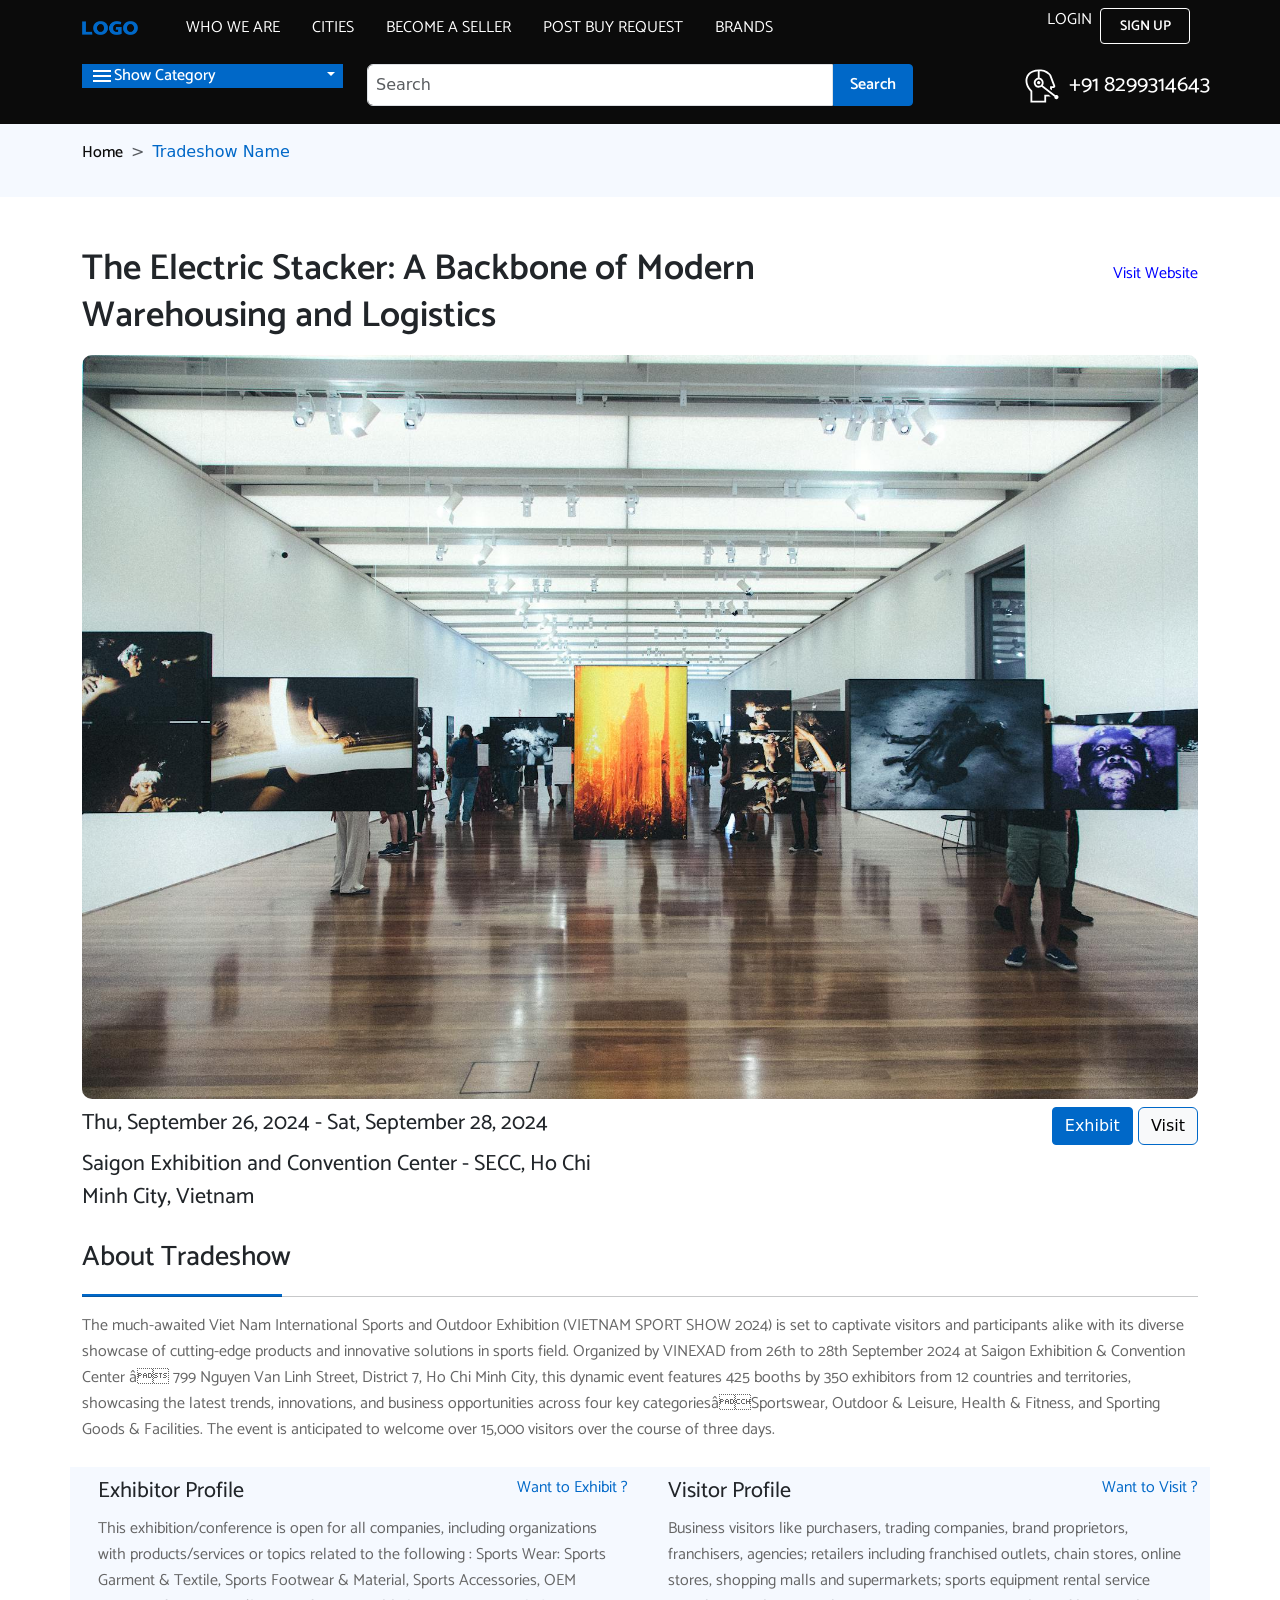
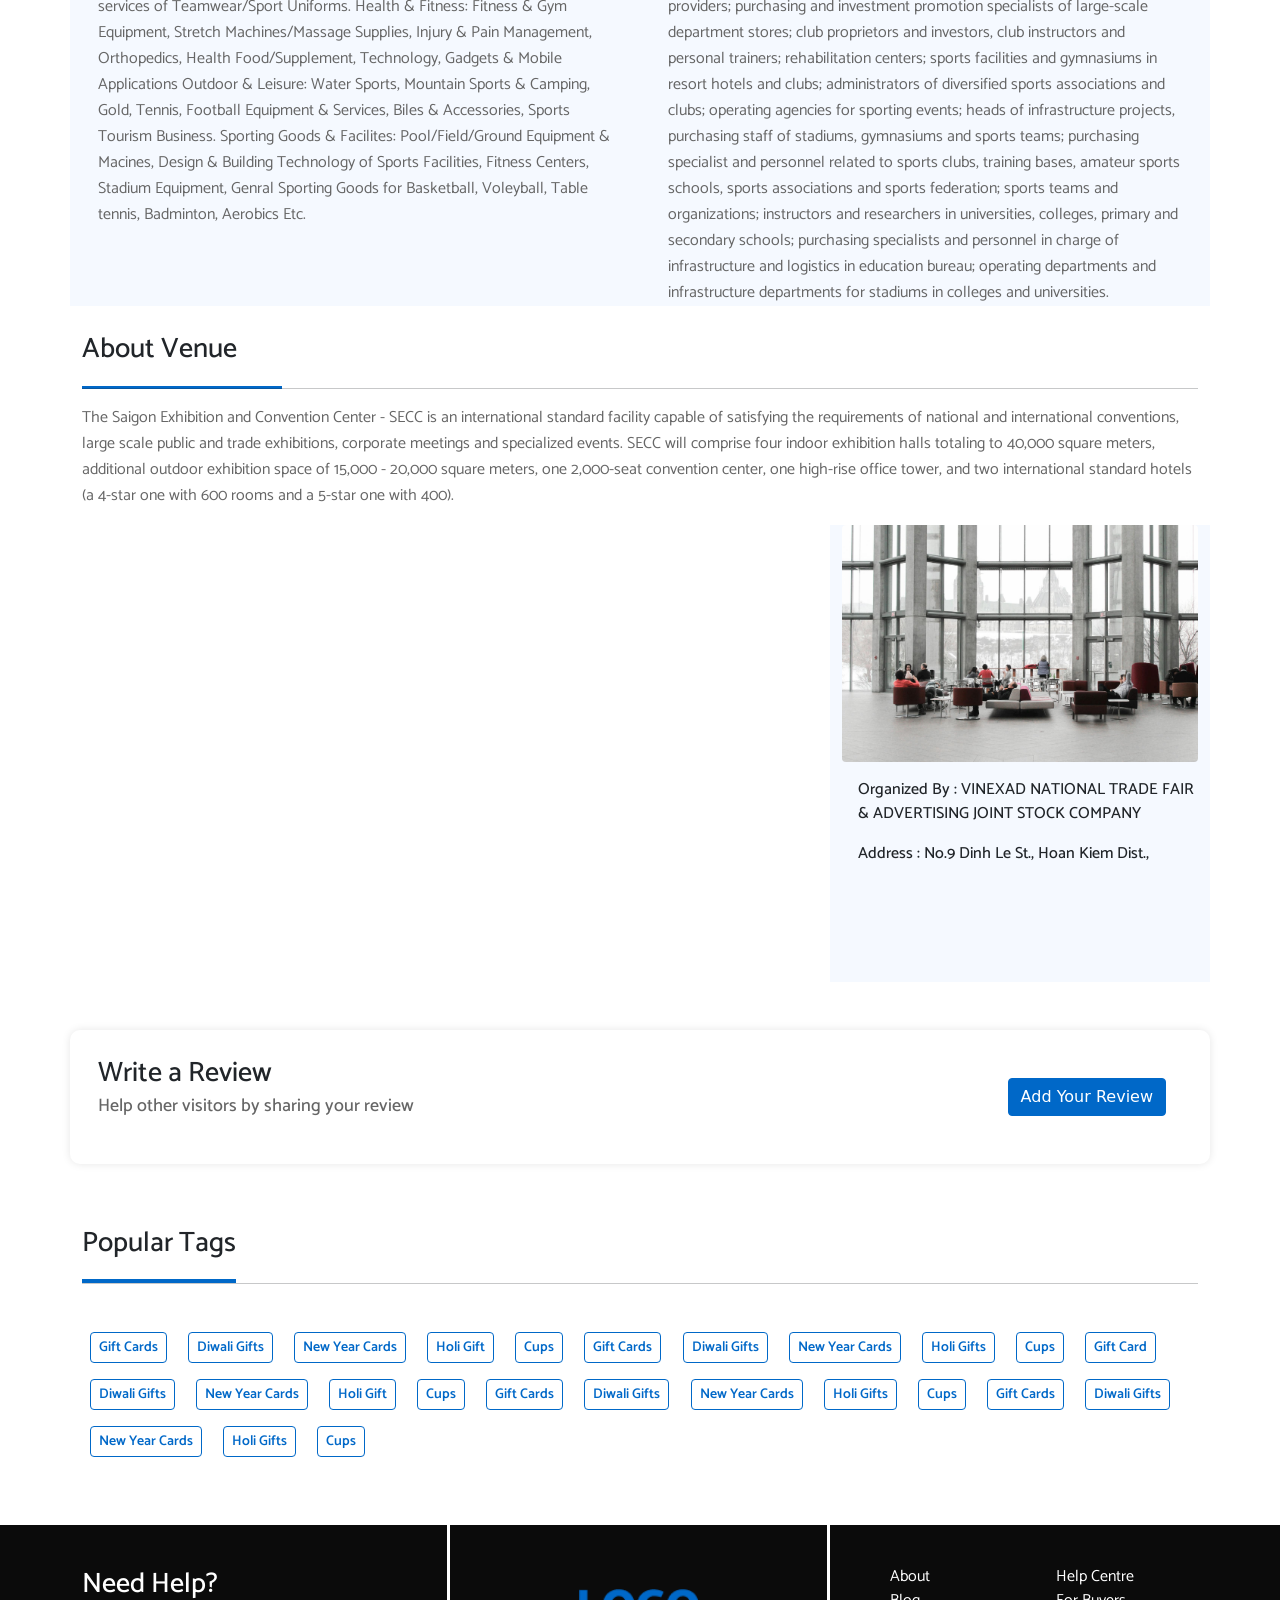
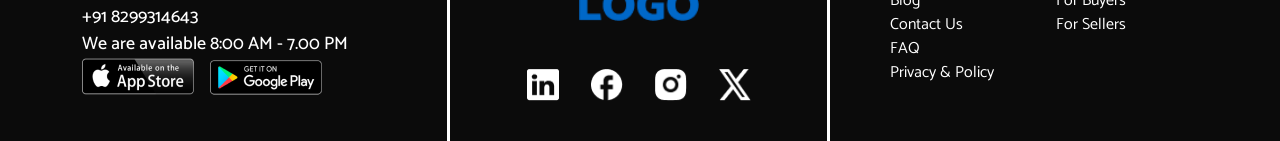
<file: tradeshowpagedetail.html>
<!DOCTYPE html>

<html>

<head>
    <meta charset="UTF-8">

    <meta name="viewport" content="width=device-width, initial-scale=1.0, shrink-to-fit=no">

    <title>Corporate Gifting</title>

    <link href="https://cdn.jsdelivr.net/npm/bootstrap@5.1.3/dist/css/bootstrap.min.css" rel="stylesheet"
        integrity="sha384-1BmE4kWBq78iYhFldvKuhfTAU6auU8tT94WrHftjDbrCEXSU1oBoqyl2QvZ6jIW3" crossorigin="anonymous">

    <link rel="preconnect" href="https://fonts.googleapis.com">

    <link rel="preconnect" href="https://fonts.gstatic.com" crossorigin>

    <link href="https://fonts.googleapis.com/css2?family=Catamaran:wght@100..900&display=swap" rel="stylesheet">

    <link href="css2/style.css" rel="stylesheet">

    <link href="css2/responsive.css" rel="stylesheet">

    <link rel="stylesheet" href="https://cdnjs.cloudflare.com/ajax/libs/font-awesome/4.7.0/css/font-awesome.min.css">

    <link rel="stylesheet" href="https://cdnjs.cloudflare.com/ajax/libs/OwlCarousel2/2.3.4/assets/owl.carousel.min.css"
        integrity="sha512-tS3S5qG0BlhnQROyJXvNjeEM4UpMXHrQfTGmbQ1gKmelCxlSEBUaxhRBj/EFTzpbP4RVSrpEikbmdJobCvhE3g=="
        crossorigin="anonymous" referrerpolicy="no-referrer" />

    <link rel="stylesheet"
        href="https://cdnjs.cloudflare.com/ajax/libs/OwlCarousel2/2.3.4/assets/owl.theme.default.min.css"
        integrity="sha512-sMXtMNL1zRzolHYKEujM2AqCLUR9F2C4/05cdbxjjLSRvMQIciEPCQZo++nk7go3BtSuK9kfa/s+a4f4i5pLkw=="
        crossorigin="anonymous" referrerpolicy="no-referrer" />

</head>

<body>

    <!--Header-->

    <header>
        <nav class="navbar navbar-expand-lg navbar-light">
            <div class="container">
                <a class="navbar-brand" href="index.html"><img src="images/LOGO.png" alt="logoimage"
                        style="width: 56px; height: 14px;"></a>
                <button class="navbar-toggler" type="button" data-bs-toggle="collapse" data-bs-target="#navbarNav"
                    aria-controls="navbarNav" aria-expanded="false" aria-label="Toggle navigation">
                    <svg width="24" height="24" viewBox="0 0 24 24" fill="none" xmlns="http://www.w3.org/2000/svg">
                        <g id="Icons/menu_24px">
                            <path id="icon" fill-rule="evenodd" clip-rule="evenodd"
                                d="M3 8V6H21V8H3ZM3 13H21V11H3V13ZM3 18H21V16H3V18Z" fill="white" />
                        </g>
                    </svg>
                </button>
                <div class="collapse navbar-collapse" id="navbarNav">
                    <div class="d-flex justify-content-between flex-column flex-lg-row" style="width: 100%;">
                        <ul class="navbar-nav me-auto mb-2 mb-lg-0">
                            <li class="nav-item ">
                                <a class="nav-link text-white active" aria-current="page" href="#"></a>
                            </li>
                            <li class="nav-item mx-2">
                                <a class="nav-link text-white" href="#">WHO WE ARE</a>
                            </li>
                            <li class="nav-item mx-2">
                                <a class="nav-link text-white" href="#">CITIES</a>
                            </li>
                            <li class="nav-item mx-2">
                                <a class="nav-link text-white" href="#">BECOME A SELLER</a>
                            </li>
                            <li class="nav-item mx-2">
                                <a class="nav-link text-white" href="#">POST BUY REQUEST</a>
                            </li>
                            <li class="nav-item mx-2">
                                <a class="nav-link text-white" href="#">BRANDS</a>
                            </li>
                        </ul>
                        <div class="d-flex flex-column flex-lg-row">
                            <a class="nav-link" href="#">LOGIN</a>
                            <button class="btn btn-outline-secondary btn-sm px-3 mx-2"
                                style="border-radius: 4px; height: 36px; width: 90px;" type="button">SIGN UP</button>
                        </div>
                    </div>
                </div>
            </div>
        </nav>
    </header>
    <section class="header-search pt-5">
        <div class="container">
            <div class="row d-flex flex-column-reverse flex-lg-row py-3">
                <div class="col-xl-3 col-lg-4 py-2 py-lg-0">
                    <div class="d-flex align-items-center justify-content-between px-2 "
                        style="background-color: #0068C8;">
                        <h6 class="text-white " style="margin-bottom: 0; width: 100%;"> <svg width="24" height="24"
                                viewBox="0 0 24 24" fill="none" xmlns="http://www.w3.org/2000/svg">
                                <g id="Icons/menu_24px">
                                    <path id="icon" fill-rule="evenodd" clip-rule="evenodd"
                                        d="M3 8V6H21V8H3ZM3 13H21V11H3V13ZM3 18H21V16H3V18Z" fill="white" />
                                </g>
                            </svg>Show Category</h6>
                        <div class="nav-item dropdown">
                            <a class="nav-link dropdown-toggle" style="color: white;" href="#" id="navbarDropdown"
                                role="button" data-bs-toggle="dropdown" aria-expanded="false"></a>
                            <ul class="dropdown-menu" aria-labelledby="navbarDropdown">
                                <li><a class="dropdown-item" href="#">Action</a></li>
                                <li><a class="dropdown-item" href="#">Another action</a></li>
                                <li>
                                    <hr class="dropdown-divider">
                                </li>
                                <li><a class="dropdown-item" href="#">Something else here</a></li>
                            </ul>
                        </div>
                    </div>
                </div>
                <div class="col-xl-6 col-lg-5 py-2 py-lg-0">
                    <form class="d-flex">
                        <input class="form-control p-2"
                            style="height:max-content; border-top-right-radius: 0px; border-bottom-right-radius: 0px;"
                            type="search" placeholder="Search" aria-label="Search">
                        <button class="btn btn-primary btn-md px-3"
                            style="border-radius: 4px; border-color: #0068C8; border-top-left-radius: 0px; border-bottom-left-radius: 0px;"
                            type="submit">Search</button>
                    </form>
                </div>
                <div class="col-xl-3 col-lg-3 d-none d-lg-flex justify-content-end p-0 py-2 py-lg-0">
                    <h4 class="text-white"><svg width="44" height="44" viewBox="0 0 44 44" fill="none"
                            xmlns="http://www.w3.org/2000/svg">
                            <path
                                d="M18.7032 20.3518C18.9199 20.3518 19.1346 20.3091 19.3348 20.2262C19.535 20.1432 19.717 20.0217 19.8702 19.8684C20.0235 19.7152 20.1451 19.5332 20.228 19.333C20.311 19.1327 20.3537 18.9181 20.3537 18.7014C20.3537 18.4846 20.311 18.27 20.228 18.0698C20.1451 17.8695 20.0235 17.6876 19.8702 17.5343C19.717 17.3811 19.535 17.2595 19.3348 17.1765C19.1346 17.0936 18.9199 17.0509 18.7032 17.0509C18.2655 17.0509 17.8457 17.2248 17.5361 17.5343C17.2266 17.8438 17.0527 18.2636 17.0527 18.7014C17.0527 19.1391 17.2266 19.5589 17.5361 19.8684C17.8457 20.1779 18.2655 20.3518 18.7032 20.3518Z"
                                fill="white" />
                            <path fill-rule="evenodd" clip-rule="evenodd"
                                d="M10.4592 27.5073V38.5H26.1452V32.5307H30.0804C30.3261 32.5307 30.5607 32.4821 30.7743 32.395L28.5927 30.6973H24.3118V36.6667H12.2916V26.7685L11.7782 26.2359C10.2749 24.673 7.33333 21.0201 7.33333 16.4771C7.33333 14.9829 7.89708 12.6949 9.59383 10.8029C11.0907 9.13367 13.6024 7.62667 17.7861 7.37183V13.8343C17.0627 13.9714 16.379 14.2682 15.7848 14.7029C15.1906 15.1377 14.7009 15.6995 14.3513 16.3475C14.0017 16.9955 13.8011 17.7133 13.764 18.4486C13.727 19.184 13.8544 19.9183 14.1371 20.5982C14.4197 21.278 14.8505 21.8862 15.398 22.3785C15.9455 22.8708 16.5959 23.2348 17.3018 23.4439C18.0078 23.653 18.7515 23.702 19.4788 23.5874C20.206 23.4727 20.8986 23.1972 21.5059 22.781L34.4034 32.7938C34.324 33.252 34.4017 33.7237 34.6241 34.1322C34.8465 34.5407 35.2004 34.8621 35.6285 35.0441C36.0565 35.2261 36.5335 35.2581 36.982 35.1349C37.4305 35.0117 37.8241 34.7405 38.0991 34.3654C38.3741 33.9902 38.5142 33.5332 38.4966 33.0684C38.4791 32.6036 38.305 32.1584 38.0026 31.805C37.7001 31.4516 37.2872 31.2109 36.8307 31.1218C36.3741 31.0327 35.9009 31.1005 35.4878 31.3142L22.8067 21.4683C23.2653 20.7883 23.5479 20.0049 23.629 19.1886C23.71 18.3724 23.587 17.5487 23.271 16.7918C22.955 16.0348 22.4559 15.3682 21.8185 14.8518C21.1811 14.3354 20.4255 13.9855 19.6194 13.8334V7.33883C21.9505 7.38192 23.5657 7.6945 24.7876 8.15283C26.0819 8.63867 27.0417 9.32617 28.0087 10.2218L28.1389 10.3428C29.0868 11.2209 29.3691 11.4831 29.5295 11.9103L33.4097 22.2411H30.0804V24.8884L31.9137 26.3138V24.0744H33.4097C33.706 24.0748 33.998 24.0034 34.2605 23.8661C34.5231 23.7289 34.7485 23.53 34.9173 23.2866C35.0861 23.0431 35.1934 22.7623 35.2299 22.4683C35.2663 22.1743 35.2309 21.8758 35.1267 21.5985L31.2455 11.2649C30.9256 10.4124 30.3068 9.84408 29.5277 9.12908L29.2554 8.87792C27.0875 6.86767 24.6207 5.5 19.0648 5.5C8.2555 5.5 5.5 12.7188 5.5 16.4771C5.5 21.7635 8.87608 25.8647 10.4592 27.5073ZM18.7027 21.8176C19.1122 21.8176 19.5176 21.7371 19.8958 21.5804C20.2741 21.4238 20.6178 21.1942 20.9073 20.9048C21.1969 20.6153 21.4266 20.2717 21.5833 19.8935C21.74 19.5153 21.8207 19.1099 21.8208 18.7005C21.8209 18.2911 21.7403 17.8856 21.5837 17.5074C21.427 17.1291 21.1974 16.7854 20.908 16.4959C20.6185 16.2063 20.2749 15.9766 19.8967 15.8199C19.5185 15.6632 19.1131 15.5825 18.7037 15.5824C17.8768 15.5824 17.0839 15.9109 16.4992 16.4955C15.9145 17.0802 15.5861 17.8732 15.5861 18.7C15.5861 19.5268 15.9145 20.3198 16.4992 20.9045C17.0839 21.4891 17.8759 21.8176 18.7027 21.8176Z"
                                fill="white" />
                        </svg>
                        +91 8299314643</h4>
                </div>
            </div>
        </div>
  </section>


  <!--Breadcumb-->

  <section class="breadcrumb mb-0 breadcrumb-wrapper d-none d-md-flex">
    <div class="container">
        <div class="row">
            <nav style="--bs-breadcrumb-divider: '>';" aria-label="breadcrumb">
                <ol class="breadcrumb">
                  <li class="breadcrumb-item"><a class="text-decoration-none" href="#" style="color: #0b0b0b;">Home</a></li>
                  <li class="breadcrumb-item active d-block" aria-current="page" style="color: #0068C8;">Tradeshow Name</li>
                </ol>
            </nav>
        </div>
    </div>
  </section>

  <!-- Section -->

<section>
    <div class="container">
        <div class="row">
            <div class="col-md-8 mt-5">
                <h2>The Electric Stacker: A Backbone of Modern Warehousing and Logistics</h2>
            </div>
            <div class="col-md-4 mt-3">
                <a href="#" style="text-decoration: none;"><p class="trade-website mt-5">Visit Website</p></a>
            </div>

            <div class="section-image col-md-12 mt-3">
                <img src="images/Frame 309.jpg" alt="...">
            </div>

            <div class="col-md-6">
                <h4 class="my-2">Thu, September 26, 2024 - Sat, September 28, 2024</h4>
                <h4>Saigon Exhibition and Convention Center - SECC, Ho Chi Minh City, Vietnam</h4>
            </div>
            <div class="form col-md-6 my-2">
                <button class="btn btn-primary">Exhibit</button>
                <button class="btn btn-light">Visit</button>
                

            </div>
        </div>
    </div>
</section>

<section>
    
    <div class="container">
        <h3 class="mt-4">About Tradeshow</h3>
            <div>
                <div class="extra-line"></div>
            <hr>
            </div>
        <div class="row">
            <div class="col-md-12">
                <p>The much-awaited Viet Nam International Sports and Outdoor Exhibition (VIETNAM SPORT SHOW 2024) is set to captivate visitors and participants alike with its diverse showcase of cutting-edge products and innovative solutions in sports field. Organized by VINEXAD from 26th to 28th September 2024 at Saigon Exhibition & Convention Center â 799 Nguyen Van Linh Street, District 7, Ho Chi Minh City, this dynamic event features 425 booths by 350 exhibitors from 12 countries and territories, showcasing the latest trends, innovations, and business opportunities across four key categoriesâSportswear, Outdoor & Leisure, Health & Fitness, and Sporting Goods & Facilities. The event is anticipated to welcome over 15,000 visitors over the course of three days.</p>
            </div>
            
            
            <div class="exhibitor-profile col-md-6 mt-4">
                <div class="d-flex justify-content-between my-2">
                    <div>
                        <h4 class="mx-3">Exhibitor Profile</h4>
                    </div>
                    <div>
                        <a href="#"><p>Want to Exhibit ?</p></a>
                    </div>
                </div>
                <p class="mx-3">This exhibition/conference is open for all companies, including organizations with products/services or topics related to the following : Sports Wear: Sports Garment & Textile, Sports Footwear & Material, Sports Accessories, OEM services of Teamwear/Sport Uniforms. Health & Fitness: Fitness & Gym Equipment, Stretch Machines/Massage Supplies, Injury & Pain Management, Orthopedics, Health Food/Supplement, Technology, Gadgets & Mobile Applications Outdoor & Leisure: Water Sports, Mountain Sports & Camping, Gold, Tennis, Football Equipment & Services, Biles & Accessories, Sports Tourism Business. Sporting Goods & Facilites: Pool/Field/Ground Equipment & Macines, Design & Building Technology of Sports Facilities, Fitness Centers, Stadium Equipment, Genral Sporting Goods for Basketball, Voleyball, Table tennis, Badminton, Aerobics Etc.</p>
            </div>
                
            <div class="visitor-profile col-md-6 mt-4">
                <div class="d-flex justify-content-between my-2">
                    <div>
                        <h4 class="mx-3">Visitor Profile</h4>
                    </div>
                    <div>
                        <a href="#"><p>Want to Visit ?</p></a>
                    </div>
                </div>
                <p class="mx-3">Business visitors like purchasers, trading companies, brand proprietors, franchisers, agencies; retailers including franchised outlets, chain stores, online stores, shopping malls and supermarkets; sports equipment rental service providers; purchasing and investment promotion specialists of large-scale department stores; club proprietors and investors, club instructors and personal trainers; rehabilitation centers; sports facilities and gymnasiums in resort hotels and clubs; administrators of diversified sports associations and clubs; operating agencies for sporting events; heads of infrastructure projects, purchasing staff of stadiums, gymnasiums and sports teams; purchasing specialist and personnel related to sports clubs, training bases, amateur sports schools, sports associations and sports federation; sports teams and organizations; instructors and researchers in universities, colleges, primary and secondary schools; purchasing specialists and personnel in charge of infrastructure and logistics in education bureau; operating departments and infrastructure departments for stadiums in colleges and universities.</p>
            </div>
        </div>
    </div>
</section>

<section>
    <div class="container">
        <h3 class="mt-4">About Venue</h3>
        <div>
            <div class="extra-line"></div>
        <hr>
        </div>
            
        <div class="row">
            <div class="col-md-12">
                <p>The Saigon Exhibition and Convention Center - SECC is an international standard facility capable of satisfying the requirements of national and international conventions, large scale public and trade exhibitions, corporate meetings and specialized events. SECC will comprise four indoor exhibition halls totaling to 40,000 square meters, additional outdoor exhibition space of 15,000 - 20,000 square meters, one 2,000-seat convention center, one high-rise office tower, and two international standard hotels (a 4-star one with 600 rooms and a 5-star one with 400).</p>
            </div>
            
            
            <div class="location-map col-md-8 mt-3">
                <iframe src="https://www.google.com/maps/embed?pb=!1m18!1m12!1m3!1d3505.639311704671!2d77.19903907495267!3d28.52049768916044!2m3!1f0!2f0!3f0!3m2!1i1024!2i768!4f13.1!3m3!1m2!1s0x390ce1003f9081ff%3A0x5e30cef23171ead7!2sSaket%20metro%20gate%20no%202!5e0!3m2!1sen!2sin!4v1736765014701!5m2!1sen!2sin" style="width: 100%; height: 450px; border-radius: 4px;" allowfullscreen="" loading="lazy" referrerpolicy="no-referrer-when-downgrade"></iframe>
            </div>
    
            <div class="venue-address col-md-4 mt-3">
                <img src="images/Frame 310.jpg" alt="venue-image">
                <h6 class="ms-3 my-3">Organized By : VINEXAD NATIONAL TRADE FAIR & ADVERTISING JOINT STOCK COMPANY</h6>
                <h6 class="ms-3">Address : No.9 Dinh Le St., Hoan Kiem Dist.,</h6>
            </div>
        </div>
    </div>
</section>

<section>
    <div class="container">
        <div class="row">
            <div class="review-box d-flex mt-5" style="box-shadow: 0px 0px 8px rgba(0, 0, 0, 0.1); border-radius: 10px;">
                <div class="review col-md-8 mt-4 ms-3">
                    <h3>Write a Review</h3>
                    <h5>Help other visitors by sharing your review</h5>
                </div>
                <div class="add-button col-md-4 my-5">
                    <button class="btn btn-primary me-5">Add Your Review</button>
                </div>
            </div>
        </div>
    </div>
</section>


<section class="Popular-tags wrapper">
    <div class="container">
      <div class="top-heading pb-3 ps-0">
        <h3>Popular Tags</h3>
      </div>
      <div>
        <hr class="mt-0">
      </div>
      <div class="row">

        <div class="mt-4">
          <button class="btn  btn-outline-primary btn-sm m-2">Gift Cards</button>
          <button class="btn  btn-outline-primary btn-sm  m-2">Diwali Gifts</button>
          <button class="btn  btn-outline-primary btn-sm m-2">New Year Cards</button>
          <button class="btn  btn-outline-primary btn-sm m-2">Holi Gift</button>
          <button class="btn  btn-outline-primary btn-sm m-2">Cups</button>

          <button class="btn  btn-outline-primary btn-sm m-2">Gift Cards</button>
          <button class="btn  btn-outline-primary btn-sm m-2">Diwali Gifts</button>
          <button class="btn  btn-outline-primary btn-sm m-2">New Year Cards</button>
          <button class="btn  btn-outline-primary btn-sm m-2">Holi Gifts</button>
          <button class="btn btn-outline-primary btn-sm m-2">Cups</button>


          <button class="btn  btn-outline-primary btn-sm m-2">Gift Card</button>
          <button class="btn  btn-outline-primary btn-sm m-2">Diwali Gifts</button>
          <button class="btn  btn-outline-primary btn-sm m-2">New Year Cards</button>
          <button class="btn  btn-outline-primary btn-sm m-2">Holi Gift</button>
          <button class="btn  btn-outline-primary btn-sm m-2">Cups</button>


          <button class="btn  btn-outline-primary btn-sm m-2">Gift Cards</button>
          <button class="btn  btn-outline-primary btn-sm m-2">Diwali Gifts</button>
          <button class="btn  btn-outline-primary btn-sm m-2">New Year Cards</button>
          <button class="btn  btn-outline-primary btn-sm m-2">Holi Gifts</button>
          <button class="btn  btn-outline-primary btn-sm m-2">Cups</button>

          <button class="btn  btn-outline-primary btn-sm m-2">Gift Cards</button>
          <button class="btn  btn-outline-primary btn-sm m-2">Diwali Gifts</button>
          <button class="btn  btn-outline-primary btn-sm m-2">New Year Cards</button>
          <button class="btn  btn-outline-primary btn-sm m-2">Holi Gifts</button>
          <button class="btn  btn-outline-primary btn-sm m-2">Cups</button>



        </div>
      </div>
    </div>
    </div>
    </div>
  </section>
  
  
  <!-- Footer -->

  <footer>
    <div class="container">
        <div class="row">
            <div class="col-md-4 d-flex flex-column align-items-center align-items-md-start" style="border-left:1px; border-color: white; border-right-style: inset;">
                <h3 class="text-white">Need Help?</h3>
                <h5 class="text-white">+91 8299314643</h5>
                <h5 class="text-white">We are available 8:00 AM - 7.00 PM</h5>
                <div class="d-flex ">
                <img src="images/app-store 1.png" class="me-2" alt="scan-image" class="apple-image">
                <img src="images/google-play 1.png" class="ms-2" alt="scan-image" class="google-image">
              </div>
            </div>
            <div class="col-md-4" style="border-left:1px; border-color: white; border-right-style: inset;">
              <div class="d-flex justify-content-center mt-md-4 mt-2">
                <img src="images/LOGO.png" alt="scan-image" style="width: 7.5rem; height: 2rem;">
              </div>
              <div class="d-flex justify-content-center mt-5">
                <div class="d-flex">
                  <img src="images/Vector.png" class="me-3 social-icons" alt="scan-image">
                  <img src="images/Vector 2.png" class="mx-3 social-icons" alt="scan-image">
                  <img src="images/Vector 3.png" class="mx-3 social-icons" alt="scan-image">
                  <img src="images/Social Media Icon.png" class="ms-3 social-icons" alt="scan-image">
                </div>
              </div>
            </div>
            <div class="col-md-4 d-md-block d-none  mt-md-0">
              <div class="row ps-5">
                <div class="col-6">
                  <a class="footernav  nav-link" href="#">About</a>
                  <a class="footernav nav-link" href="#">Blog</a>
                  <a class="footernav nav-link" href="#">Contact Us</a>
                  <a class="footernav nav-link" href="#">FAQ</a>
                  <a class="footernav nav-link" href="#">Privacy & Policy</a>
                </div>
                <div class="col-6">
                  <a class="footernav nav-link" href="#">Help Centre</a>
                  <a class="footernav nav-link" href="#">For Buyers</a>
                  <a class="footernav nav-link" href="#">For Sellers</a>
                </div>
              </div>
            </div>
            <div class="col-md-4 justify-content-around d-flex d-md-none mb-5 flex-wrap">
              <a class="footernav text-center nav-link" href="#">About</a>
              <a class="footernav text-center nav-link" href="#">Blog</a>
              <a class="footernav nav-link" href="#">Contact Us</a>
              <a class="footernav nav-link" href="#">FAQ</a>
              <a class="footernav nav-link" href="#">Privacy & Policy</a>
              <a class="footernav text-center nav-link" href="#">Help Centre</a>
              <a class="footernav text-center nav-link" href="#">For Buyers</a>
              <a class="footernav text-center nav-link" href="#">For Sellers</a>
            </div>
          </div>
        </div>
    </footer>
  </body>
</html>
</file>
<file: css2/style.css>
:active,
:hover,
:focus {
    outline:unset;
    outline-offset: 0;
    box-shadow: none;
}

html {
    scroll-behavior: smooth;
    font-size: 16px;
}

   
    * {
        scrollbar-width: thin;
        scrollbar-color: #d2d2d2 var(--tertiary-color); 
    }

  

   
:root {
    --primary-color: #0068C8;
    --secondary-color: #0054A1;
    --tertiary-color: #F5F9FF;
    --white-color: #fff;
    --text-color: #666666;
    --black-color: #0b0b0b;
    --red-color: #E70000;
    --green-color: #00A651;
}

h1 {
    font-family: "Catamaran", serif;
    font-weight: 700;
    font-size: 3rem;
    line-height: 3.625rem;
    letter-spacing: -1px;
    margin-bottom: 0px;
}

h2 {

    font-family: "Catamaran", serif;
    font-weight: 600;
    font-size: 2.25rem;
    line-height: 2.937rem;
    margin-bottom: 0px;
}

h3 {
    font-family: "Catamaran", serif;
    font-weight: 500;
    font-size: 1.75rem;
    line-height: 2.437rem;
    margin-bottom: 0px;
}

h4 {
    font-family: "Catamaran", serif;
    font-weight: 450;
    font-size: 1.375rem;
    line-height: 2.0625rem;
    margin-bottom: 0px;
}

h5 {
    font-family: "Catamaran", serif;
    font-weight: 500;
    font-size: 1.125rem;
    line-height: 1.6875rem;
    margin-bottom: 0px;
}

h6 {

    font-family: "Catamaran", serif;
    font-weight: 500;
    font-size: 1rem;
    line-height: 1.5rem;
    margin-bottom: 0px;
}

p {
    font-family: "Catamaran", serif;
    font-weight: 400;
    font-size: 1rem;
    line-height: 1.625rem;
    margin-bottom: 0px;
    color: var(--text-color);
}

a {
    font-family: "Catamaran", serif;
    font-weight: 500;
    font-size: 1rem;
    line-height: auto;
    margin-bottom: 0px;
}

li:hover {
    color: var(--primary-color);
}

.btn-sm {
    font-family: "Catamaran", serif;
    font-weight: 600;
    font-size: 0.875rem;
    margin-bottom: 0px;
}

.btn-md {
    font-family: "Catamaran", serif;
    font-weight: 600;
    font-size: 1rem;
    margin-bottom: 0px;
}

.btn-lg {
    font-family: "Catamaran", serif;
    font-weight: 600;
    font-size: 1.25rem;
    margin-bottom: 0px;
}

.btn-primary {
    color: var(--white-color);
    background-color: var(--primary-color);
    border-color: var(--primary-color);
    border-radius: 0.25rem;
}

.btn-primary:hover {
    color: var(--white-color);
    background-color: var(--secondary-color);
    border-color: var(--secondary-color);
    border-radius: 0.25rem;
}

.btn-outline-primary {
    color: var(--primary-color);
    background-color: var(--white-color);
    border-color: var(--primary-color);
    border-radius: 0.25rem;
}

.btn-outline-primary:hover {
    color: var(--white-color);
    background-color: var(--secondary-color);
    border-color: var(--secondary-color);
    border-radius: 0.25rem;
}

.btn-outline-secondary {
    color: var(--white-color);
    background-color: transparent;
    border-color: var(--white-color);
    border-radius: 0.25rem;
}

.btn-outline-secondary:hover {
    color: var(--white-color);
    background-color: var(--secondary-color);
    border-color: var(--white-color);
    border-radius: 0.25rem;
}

.form-filling .nav-link .active{
    color: var(--white-color);
    background-color: var(--primary-color);
    border-radius: 0;
    font-family: "Catamaran", serif;
    font-weight: 500;
    font-size: 1.25rem;
    margin-bottom: 0px;
}

.form-filling .nav-link{
    color: var(--primary-color);
    background-color: var(--tertiary-color);
    border-radius: 0;
    font-family: "Catamaran", serif;
    font-weight: 500;
    font-size: 1.25rem;
    margin-bottom: 0px;
}

.form-filling .nav-link:hover{
    color: var(--white-color);
    background-color: var(--secondary-color);
    border-color: var(--secondary-color);
    border-radius: 0;
    font-family: "Catamaran", serif;
    font-weight: 500;
    font-size: 1.25rem;
    margin-bottom: 0px;
}
.form-filling .nav-link.active{
    color: var(--white-color);
    background-color: var(--secondary-color);
    border-color: var(--secondary-color);
    border-radius: 0;
    font-family: "Catamaran", serif;
    font-weight: 500;
    font-size: 1.25rem;
    margin-bottom: 0px;
}

.form-filling .nav-link:focus{
    outline: unset;
    border: unset;
    box-shadow: none;
}


.dashboard .nav-link .active{
    color: var(--white-color);
    background-color: var(--primary-color);
    border-radius: 0;
    font-family: "Catamaran", serif;
    font-weight: 500;
    font-size: 1.125rem;
    line-height: 1.6875rem;
    margin-bottom: 0px;
    
}

.dashboard .nav-link{
    color: var(--primary-color);
    background-color: var(--tertiary-color);
    border-radius: 0;
    font-family: "Catamaran", serif;
    font-weight: 500;
    font-size: 1.125rem;
    line-height: 1.6875rem;
    margin-bottom: 0px;
}

.dashboard .nav-link:hover{
    color: var(--white-color);
    background-color: var(--secondary-color);
    border-color: var(--secondary-color);
    border-radius: 0;
    font-family: "Catamaran", serif;
    font-weight: 500;
    font-size: 1.125rem;
    line-height: 1.6875rem;
    margin-bottom: 0px;
}
.dashboard .nav-link.active{
    color: var(--white-color);
    background-color: var(--secondary-color);
    border-color: var(--secondary-color);
    border-radius: 0;
    font-family: "Catamaran", serif;
    font-weight: 500;
    font-size: 1.125rem;
    line-height: 1.6875rem;
    margin-bottom: 0px;
}

.dashboard .nav-link:focus{
    outline: unset;
    border: unset;
    box-shadow: none;
}

.wrapper {
    padding-top: 3.75rem;
    padding-bottom: 3.75rem;
}

.wrapper-background {
    padding-top: 3.75rem;
    padding-bottom: 3.75rem;
    background-color: var(--tertiary-color);
}

.breadcrumb-wrapper {
    padding-top: 1rem;
    padding-bottom: 1rem;
    background-color: var(--tertiary-color);
}

.overflow-auto::-webkit-srcollbar {
    width: 0.625rem;
}

.overflow-auto::-webkit-scrollbar-track {
    background: var(--white-color);
}

.overflow-auto::-webkit-scrollbar-thumb {
    background: var(--primary-color);
}

/* Header*/

header {
    background-color: var(--black-color);
}

/* Footer*/

footer {
    background-color: var(--black-color);
}

footer .col-md-4 {
    padding-top: 2.5rem;
    padding-bottom: 2.5rem;
}

.footernav {
    color: var(--white-color);
}

footer .social-icons {
    height: 2rem;
    width: 2rem;
}

body {
    overflow-x: hidden;
}

/* Homepage */

.nav-link {
    color: var(--white-color);
}

.navbar-nav .nav-link {
    color: var(--white-color);
}

.navbar {
    position: fixed;
    width: 100%;
    background-color: #0b0b0b;
    z-index: 1000;
    transition: all 0.3s ease-out;
}

.dropdown-submenu {
    position: relative;
  }

  .dropdown-submenu > .dropdown-menu {
    position: absolute;
    top: 0;
    left: 100%;
    margin-top: 0;
    display: none;
  }

  .dropdown-submenu.show > .dropdown-menu {
    display: block;
  }

  /* Optional: cursor styling */
  .dropdown-submenu > a {
    cursor: pointer;
  }

.hero {
    background-image: url('../images/Frame\ 8.png');
    background-repeat: no-repeat;
    background-size: cover;
    height: 31.25rem;
}

.hero .box-1 {
    height: 31.25rem;
}

.hero .box-1 h4,
h1 {
    color: var(--white-color);
}

.enquiry-section .seller {
    border-radius: 0.25rem;
    padding-top: 3.75rem;
    padding-bottom: 3.75rem;
    background-image: url('../images/Frame\ 15.png');
    background-repeat: no-repeat;
    background-size: cover;
}

.enquiry-section .buyer {
    border-radius: 0.25rem;
    padding-top: 3.75rem;
    padding-bottom: 3.75rem;
    background-image: url('../images/Frame\ 141.png');
    background-repeat: no-repeat;
    background-size: cover;
}

.enquiry-section h3 {
    color: var(--white-color);
}

.categoryYouMayLike .card {
    display: flex;
    align-items: center;
    box-shadow: 0.625rem;
    border-radius: 0.625rem;
}

.categoryYouMayLike .card:hover {
    background-color: var(--secondary-color);
}

.categoryYouMayLike a:hover {
    color: var(--white-color);
}

.top-heading {
    border-bottom: 0.25rem solid var(--primary-color);
    width: fit-content;
    padding-left: 0rem;
}

.categorycarousel .card .category-image {
    width: 80%;
    aspect-ratio: 1/1;
    object-fit: cover;
}

.custom-nav {
    display: flex;
    z-index: 2;
    justify-content: space-between;
}

.owl-prev {
    border-radius: 50%;
    position: relative;
    bottom: 9.0625rem;
    z-index: 9;
    left: -0.75rem;
    background-color: var(--white-color);
    color: var(--primary-color);
    border-color: var(--primary-color);
}

.owl-next {
    border-radius: 50%;
    position: relative;
    bottom: 9.0625rem;
    z-index: 9;
    left: 0.75rem;
    background-color: var(--white-color);
    color: var(--primary-color);
    border-color: var(--primary-color);
}

.rowcategory {
    margin-top: 2.5rem;
}

.header-search {
    background-color: var(--black-color);
}

.productsYouMayLike img {
    width: 100%;
    aspect-ratio: 4/3;
    object-fit: cover;
    border-radius: 0.25rem;
}

.product-box {
    margin-top: 2.5rem;
}

.product-box h5 {

    margin-top: 0.25rem;
    margin-bottom: 1rem;
}

.product-box h6 {
    margin-top: 1rem;
    color: var(--text-color);
}

.product-box .d-flex {
    margin-top: 1rem;
}

.product-box h3 {
    color: var(--red-color);
    margin-top: 1rem;
}

.product-box .send-enquiry-btn {
    margin-top: 1.75rem;
}



.Arrival-Famous .image-large {
    width: 100%;
    aspect-ratio: 2/1;
    object-fit: cover;
    border-radius: 0.625rem;
}

.Arrival-Famous .image-small {
    width: 100%;
    aspect-ratio: 1/1;
    object-fit: cover;
    border-radius: 0.25rem;
}

.Arrival-Box {
    margin-top: 2.5rem;
}

.Famous-Box {
    margin-top: 2.5rem;
}

.custom-nav2 {
    margin-top: 1.875rem;
    display: flex;
    justify-content: center;
}

.benefits {
    display: flex;
    align-items: center;
    flex-direction: column;
    margin-left: 1.5625rem;
    margin-right: 1.5625rem;
}


.BuyerandSeller form {
    display: flex;
    align-items: center;
    flex-direction: column;
}

.BuyerandSeller .row {
    margin-top: 2.5rem;
    display: flex;
    justify-content: space-between;

}

.FindSellersByCity .row {
    margin-top: 2.5rem;
}

.FindSellersByCity .city-images {
    width: 6.25rem;
    height: 6.25rem;
    object-fit:fill;
    border-radius: 100%;
}

.FindSellersByCity .city-name h4 {
    color: var(--black-color);
}

.FindSellersByCity .city-name:hover h4 {
    font-weight: 600;
    color: var(--secondary-color);
}

.FindSellersByCity .city-name:hover .city-images {
    border: 4px solid var(--secondary-color);
}


.Testimony .description {
    margin-top: 1.875rem;
    margin-bottom: 1.875rem;
    color: var(--text-color);
}

.reviewer {
    border-radius: 6.25rem;
    width: 5rem;
    aspect-ratio: 1/1;
    margin-top: 1.875rem;
    margin-bottom: 1.875rem;
}

.reviewer-name {
    color: var(--primary-color);
}

.blogcarousel {
    margin-top: 2.5rem;
}

.Blogs .heading {
    margin-top: 1.5rem;
    margin-bottom: 1.5rem;
}

.Blogs .description {
    color: var(--text-color);
    margin-bottom: 1.25rem;
}

.Blogs .commentbox {
    padding-top: 0.625rem;
    padding-bottom: 0.625rem;
}

.owl-nextll {
    border-radius: 50%;
    position: relative;
    bottom: 17.625rem;
    z-index: 9;
    left: 0.75rem;
    background-color: var(--white-color);
    color: var(--primary-color);
    border-color: var(--primary-color);
}

.owl-prevll {
    border-radius: 50%;
    position: relative;
    bottom: 17.625rem;
    z-index: 9;
    left: -0.75rem;
    background-color: var(--white-color);
    color: var(--primary-color);
    border-color: var(--primary-color);
}

.heading {
    margin-top: 1.25rem;
    margin-bottom: 0.625rem;
}

.decription {
    margin-top: 0.625rem;
    margin-bottom: 1.25rem;
}

.App h4 {
    color: var(--text-color);
    margin-top: 1.5rem;
    margin-bottom: 1.5rem;
}

.App .scan-image {
    width: 5.25rem;
    height: 5.25rem;
}

.App .google-image {
    width: 7.5rem;
    height: 2.5rem;
}

.App .apple-image {
    width: 7.5rem;
    height: 2.5rem;
}

.tradeshowcrousel h5 {
    margin-top: 0.625rem;
    margin-bottom: 0.625rem;
}

.tradeshow-prev {
    border-radius: 50%;
    position: relative;
    bottom: 11.5rem;
    z-index: 9;
    left: -0.75rem;
    background-color: var(--white-color);
    color: var(--primary-color);
    border-color: var(--primary-color);
}

.tradeshow-next {
    border-radius: 50%;
    position: relative;
    bottom: 11.5rem;
    z-index: 9;
    left: 0.75rem;
    background-color: var(--white-color);
    color: var(--primary-color);
    border-color: var(--primary-color);
}

.tradeshowcrousel {
    margin-top: 2.5rem;
}

/* CategoryYouMayLike*/

.Category-content .extra-line {
    width: 11.5rem;
}

.Category-content p {
    margin-top: 2.5rem;
    color: var(--text-color);
}

.Category-content .form-control {
    border: none;
    color: var(--black-color);
}

.Category-content input[type="search"]::placeholder {
    color: var(--black-color);
    /* Placeholder text color */
}

.location-search-button {
    border-radius: 4px;
    border-color: var(--primary-color);
    color: var(--primary-color);
}

.location-search-button:hover {
    color: var(--white-color);
}

.Category-content .col-md-8 {
    overflow-x: auto;
}

.Category-content .location-search-button {
    flex: 0 0 auto;
}

.Category-content .row {
    margin-top: 5rem;
}

.Category-content-products .filter-wrapper {
    padding: 1rem 1rem;
    background-color: var(--tertiary-color);
    border-radius: 0.625rem;
    margin-top: 0.625rem;
    margin-bottom: 0.625rem;
}

.Category-content-products .btn-link {
    font-family: "Catamaran", serif;
    font-weight: 500;
    font-size: 1rem;
    color: var(--primary-color);
}

.Category-content-products .btn-link:focus {
    outline: unset;
    border: unset;
    box-shadow: none;
}

.btn-custom {
    font-family: "Catamaran", serif;
    font-weight: 500;
    font-size: 1rem;
    color: var();
    background-color: var(--white-color);
}

.btn-custom:focus {
    outline: unset;
    border: unset;
    box-shadow: none;
}

.btn-custom:hover {
    color: var(--red-color);
}

.Category-content-products .products img {
    border-radius: 0.25rem;
    width: 100%;
    aspect-ratio: 4/3;
    object-fit: cover;
}

.Category-content-products .products h6 {
    color: var(--text-color);
}

.Category-content-products .products h4 {
    margin-bottom: 0.812rem;
    color: var(--black-color)
}

.Category-content-products .products p {
    margin-bottom: 1rem;
    color: var(--text-color);
}

.Category-content-products .products .stars {
    margin-bottom: 1rem;
}

.Category-content-products .products h3 {
    margin-bottom: 1.5rem;
    color: var(--red-color);
}

.Category-content-products .products .quantity h6 {
    color: var(--black-color);
}

.Category-content-products .products .quantity p {
    color: var(--black-color);
}

.Category-content-products .products .btn-md {
    flex-grow: 1;
}

.Category-content-products .btn-side-nav {
    font-size: 1.375rem;

}

.prev-next-btn {
    border: none;
    color: var(--primary-color);
}

.prev-next-clicked-btn {
    border: none;
    color: var(--primary-color);
    outline: unset;
    border: unset;
    box-shadow: none;
}

.prev-next-clicked-btn:focus {
    border: none;
    color: var(--primary-color);
    outline: unset;
    border: unset;
    box-shadow: none;
}

.pagination .nav-num {
    margin-left: 0.5rem;
    margin-right: 0.5rem;
    border-radius: 100%;
    border-color: var(--primary-color);
}

.pagination .nav-num:focus {
    outline: unset;
    border: unset;
    box-shadow: none;
}

/* ProductDetail*/

.thumbnail-image img {
    width: 100%;
    height: 100%;
    object-fit: cover;
    border-radius: 0.25rem;
}

.gap-product-detail1 {
    gap: 1rem;
}

.gap-product-detail2 {
    gap: 0.8rem;
}

.review-paragraph{
    color: var(--text-color);
}

.gap-product-detail2 h6 {
    color: var(--text-color);
}

.gap-product-detail2 h3 {
    color: var(--black-color);
}

.gap-product-detail2 h2 {
    color: var(--red-color);
}

.gap-product-detail2 p {
    color: var(--text-color);
}

.gap-product-detail2 h5 {
    color: var(--green-color);
}

.gap-product-detail2 .btn-link {
    font-weight: 600;
    text-decoration: none;
}

.gap-product-detail2 .quantity h6,
.gap-product-detail2 .quantity p {
    color: var(--black-color);
}

.gap-product-detail2 .quantity p {
    color: var(--black-color);
}

#text-content {
    color: var(--text-color);
}

.img-border {
    border: 4px solid var(--primary-color);
}

.gap-product-detail2 .form-control {
    color: var(--black-color);
    /* Placeholder text color */
    border: none;
    outline: unset;
    border: unset;
    box-shadow: none;
}

.gap-product-detail1 .primary-button {
    flex-grow: 1;
}

.gap-product-detail1 .secondary-button {
    flex-grow: 1;
}

.gap-overview {
    gap: 3.75rem;
    margin-top: 2.5rem;
}

.overview p {
    color: var(--text-color);
}

.overview-image {
    width: 100%;
    height: 100%;
    object-fit: cover;
    border-radius: 0.625rem;
}

.about-seller p {
    color: var(--text-color);
}

.about-seller .row {
    margin-top: 2.5rem;
}

.gap-rate-review {
    margin-top: 2.5rem;
}

.rate-review .progress {
    border-radius: 2.5rem;
    height: 0.4rem;
}

.rate-images {
    height: 5rem;
    width: 5rem;
    border-radius: 0.25rem;
}

.rate-images2 img{
    height: 3.5rem;
    width: 3.5rem;
    border-radius: 0.25rem;
}

.rate-images img{
    height: 5rem;
}

.rate-images .d-lg-block {
    height: 5rem;
    width: 5rem;
    border-radius: 0.25rem;
}

.reviewer-image {
    height: 6.25rem;
    width: 6.25rem;
    object-fit: cover;
    border-radius: 0.25rem;
}

.gap-images {
    gap: 1.5rem;
}

.img5 {
    background-image:
        linear-gradient(rgb(0, 104, 200), rgba(0, 104, 200, 0.7)),
        url('../images/Frame\ 292.png');
    background-size: cover;
    background-position: center;
}

.reviews {
    margin-top: 5rem;
}

/*ProductByCity*/

.city-banner {
    background-image: linear-gradient(rgba(0, 0, 0, 0.5), rgba(0, 0, 0, 0.5)), url('../images/Map.png');
    background-repeat: no-repeat;
    background-size: cover;
    height: 31.25rem;
}

.city-banner h3 {
    color: var(--white-color);
}

.buy-requirement-button {
    background-color: var(--tertiary-color);
    padding-top: 0.625rem;
    padding-bottom: 0.625rem;
}

.buy-requirement-button .btn {
    border-top-right-radius: 0rem;
    border-bottom-right-radius: 0rem;
    border-top-left-radius: 2.5rem;
    border-bottom-left-radius: 2.5rem;
}

.category-filter .category-card {
    background-color: var(--tertiary-color);
    border-radius: 3.125rem;
}

.city-categories {
    padding-top: 1.875rem;

}

.city-categories .owl-next {
    border-radius: 50%;
    position: relative;
    bottom: 3.3rem;
    z-index: 9;
    left: 1.75rem;
    background-color: transparent;
    color: var(--primary-color);
    border: none;
}

.city-categories .owl-prev {
    border-radius: 50%;
    position: relative;
    bottom: 3.3rem;
    z-index: 9;
    left: -1.75rem;
    background-color: transparent;
    color: var(--primary-color);
    border: none;
}

.category-filter .category-card:hover {
    background-color: var(--secondary-color);

}

.category-filter p {
    color: var(--primary-color);
}

.category-card:hover p {
    color: var(--white-color);
}

.category-items .product-name a {
    color: var(--primary-color);
}

.category-items .product-name a:hover {
    font-weight: 600;
    color: var(--secondary-color);
}

.category-items .category-image {
    width: 100%;
    aspect-ratio: 1/1;
    object-fit: cover;
    border-radius: 0.25rem;
}

.overflow-auto {
    scrollbar-width: thin;
    scrollbar-color: var(--primary-color) var(--white-color);
    scroll-margin-top: 1.875rem;
    scroll-padding-top: 1.875rem;
}

.category-items .top-heading {
    margin-top: 1.875rem;
}

/* Blog Page */

.extra-line{
    border-bottom: 3px solid #0068C8;
    transform: translateY(17px);
    width: 12.5rem;
}

/* Blog Detail Page */

.heading h2 {
    color: #0b0b0b;
    font-family: Catamaran;
    font-weight: 500;
    font-size: 2.25rem;
    text-align: left;
    height: auto;
    width: auto;
}

.blog-details {
    width: 500px;
    height: 26px;
}

.section-image img {
    width: 100%;
    height: auto;
    object-fit: contain;
    border-radius: 10px;
}

.user-quote {
    background-color: #F5F9FF;
}

.user-quote img {
    width: 100px; 
    height: 100px; 
    border-radius: 50%;
}

.blogcomment {
    width: 100%;
    height: 257px;
    gap: 0px;
    border-radius: 10px;
    border: 1px solid #666666;
    opacity: 0px;
}

.blogcomment::placeholder {
    position: absolute;
    top: 15px;
    left: 15px;
}

/* Tradeshow Page  */

.carousel-item img {
    width: 100%;
    height: auto;
    object-fit: contain;
}

/* Tradeshow Detail Page */

.trade-website {
    text-align: right;
    color: blue;
    text-decoration: none;
}

.form {
    text-align: right;
}

.form .btn {
    border: 1px solid #0068C8;
}

.exhibitor-profile {
    background-color: #F5F9FF;
}

.exhibitor-profile a{
    text-decoration: none;
}

.exhibitor-profile a p{
    color: #0068C8;
    font-size: 16px;
}

.visitor-profile {
    background-color: #F5F9FF;
}

.visitor-profile a{
    text-decoration: none;
}

.visitor-profile a p{
    color: #0068C8;
    font-size: 16px;
}

.venue-address {
    background-color: #F5F9FF;
}

.venue-address img{
    width: 100%; 
    height: auto; 
    object-fit: contain; 
    border-radius: 4px;
}

.review h5{
    color: #666666;
}

.add-button{
    text-align: right;
}

.popular-tags button{
    border: 1px solid #0068C8;
    background-color: white;
    color: #0068C8;
    border-radius: 4px;
    padding: 10px;
    gap: 10px;
    margin-top: 20px;
    margin-left: 22px;
}

/* Sign-up popup */

#overlay {
    display: none;
    position: fixed;
    top: 0;
    left: 0;
    width: 100%;
    height: 100%;
    background-color: rgba(0, 0, 0, 0.5);
    z-index: 1;
  }

  #popup {
    display: none;
    position: fixed;
    top: 50%;
    left: 50%;
    transform: translate(-50%, -50%);
    width: 90%;
    max-width: 800px;
    height: auto;
    border-radius: 10px;
    background-color: white;
    box-shadow: 0px 4px 10px rgba(0, 0, 0, 0.2);
    z-index: 2;
    overflow: hidden;
  }

  .popup-left {
    background-image: url('../images/login_image.jpg');
    background-size: cover;
    background-position: center;
    height: 200px;
  }

  @media (min-width: 768px) {
    .popup-left {
      height: auto;
    }
  }

  .popup-right {
    padding: 20px;
  }

  .popup-right h2 {
    font-size: 28px;
    font-weight: bold;
    margin-bottom: 20px;
  }

  .input-container {
    display: flex;
    align-items: center;
    border: 1px solid #999999;
    border-radius: 4px;
    padding: 10px;
    margin-bottom: 15px;
  }

  .input-container input {
    border: none;
    outline: none;
    flex: 1;
    font-size: 16px;
  }

  .input-container i {
    color: #aaa;
    cursor: pointer;
  }

  .input-container i:hover {
    color: #000;
  }

  .popup-right button {
    margin-top: 15px;
    padding: 10px;
    background-color: #0068C8;
    color: white;
    border: none;
    border-radius: 5px;
    font-size: 16px;
    cursor: pointer;
    width: 100%;
  }

  .popup-right button:hover {
    background-color: #005bb5;
  }

  .popup-right p {
    margin-top: 15px;
    font-size: 14px;
    text-align: center;
  }

  .popup-right p a {
    font-weight: bold;
    color: #0078d7;
    text-decoration: none;
  }

  .popup-right p a:hover {
    text-decoration: underline;
  }

  .close-btn {
    position: absolute;
    top: 10px;
    right: 10px;
    font-size: 18px;
    font-weight: bold;
    color: black;
    cursor: pointer;
  }

  .close-btn:hover {
    color: #0078d7;
  }

  /* Login Pop-up */

  #overlayss {
    display: none;
    position: fixed;
    top: 0;
    left: 0;
    width: 100%;
    height: 100%;
    background-color: rgba(0, 0, 0, 0.5);
    z-index: 1;
  }

  #popupss {
    display: none;
    position: fixed;
    top: 50%;
    left: 50%;
    transform: translate(-50%, -50%);
    width: 90%;
    max-width: 800px;
    height: auto;
    border-radius: 10px;
    background-color: white;
    box-shadow: 0px 4px 10px rgba(0, 0, 0, 0.2);
    z-index: 2;
    overflow: hidden;
  }

  .popup-left {
    background-image: url('../images/login_image.jpg');
    background-size: cover;
    background-position: center;
    height: 200px;
  }

  @media (min-width: 768px) {
    .popup-left {
      height: auto;
    }
  }

  .popup-right {
    padding: 20px;
  }

  .popup-right h2 {
    font-size: 28px;
    font-weight: bold;
    margin-bottom: 20px;
  }

  .popup-right form a {
    font-weight: 600;
    text-align: right;
    text-decoration: none;
    color: #000000;
  }

  .input-container {
    display: flex;
    align-items: center;
    border: 1px solid #999999;
    border-radius: 4px;
    padding: 10px;
    margin-bottom: 15px;
  }

  .input-container input {
    border: none;
    outline: none;
    flex: 1;
    font-size: 16px;
  }

  .input-container i {
    color: #aaa;
    cursor: pointer;
  }

  .input-container i:hover {
    color: #000;
  }

  .popup-right button {
    margin-top: 15px;
    padding: 10px;
    background-color: #0068C8;
    color: white;
    border: none;
    border-radius: 5px;
    font-size: 16px;
    cursor: pointer;
    width: 100%;
  }

  .popup-right button:hover {
    background-color: #005bb5;
  }

  .popup-right p {
    font-family: Catamaran;
    margin-top: 15px;
    font-size: 14px;
    font-weight: 400;
    color: #000000;
    line-height: 22.96px;
    text-align: left;
  }

  .popup-right p a {
    font-weight: 600;
    color: #000000;
    text-decoration: none;
    cursor: pointer;
  }

  .popup-right p a:hover {
    text-decoration: underline;
  }

  .close-btn {
    position: absolute;
    top: 10px;
    right: 10px;
    font-size: 18px;
    font-weight: bold;
    color: black;
    cursor: pointer;
  }

  .close-btn:hover {
    color: #0078d7;
  }

  /* Seller Page */

  .extra-line-seller{
    border-bottom: 3px solid #0068C8;
    transform: translateY(17px);
    width: 22.5rem;
}

.card-body-seller .card-text-seller {
    font-family: Catamaran;
    font-weight: 400;
    font-size: 16px;
    line-height: 26px;
    color: #666666;
}

.extra-line-choose{
    border-bottom: 3px solid #0068C8;
    transform: translateY(17px);
    width: 13rem;
}

.why-choose .card img {
    width: 100%;
    aspect-ratio: 4/3;
    object-fit: cover;
}

@media (max-width: 768px){
    .points h5 {
        margin-left: 15px;
    }
}

.product-form-container {
    background-color: white;
    border: 1px solid #ddd;
    border-radius: 8px;
    box-shadow: 0 4px 8px rgba(0, 0, 0, 0.1);
    max-width: 500px;
    margin: auto;
    padding: 20px;
}

.product-form-container h2 {
    font-size: 24px;
    margin-bottom: 20px;
}

.form-label {
    font-weight: bold;
}

.image-preview {
    display: flex;
    gap: 10px;
    margin-top: 10px;
}

.image-preview img {
    width: 70px;
    height: 70px;
    object-fit: cover;
    border: 1px solid #ddd;
    border-radius: 4px;
}

.btn-add {
    background-color: #007bff;
    color: white;
}

.btn-add:hover {
    background-color: #0056b3;
}


/* Buyer Page */

.product-form-container2 {
    background-color: white;
    border: 1px solid #ddd;
    border-radius: 8px;
    box-shadow: 0 4px 8px rgba(0, 0, 0, 0.1);
    max-width: 500px;
    margin: auto;
    padding: 20px;
}

.product-form-container2 h2 {
    font-size: 24px;
    margin-bottom: 20px;
}

.form-label {
    font-weight: bold;
}

.image-preview {
    display: flex;
    gap: 10px;
    margin-top: 10px;
}

.image-preview img {
    width: 70px;
    height: 70px;
    object-fit: cover;
    border: 1px solid #ddd;
    border-radius: 4px;
}

.btn-add {
    background-color: #007bff;
    color: white;
}

.btn-add:hover {
    background-color: #0056b3;
}

.product-form-container2 form button{
    margin-left: auto;
    margin-right: auto;
}

/* Buyer Form Filling page */

.form-floating-label {
    position: relative;
  }

  .form-floating-label input {
    border: 2px solid var(--text-color);
    border-radius: 0.25rem;
    padding: 1rem 0.5rem 0.5rem;
  }

  .form-floating-label label {
    position: absolute;
    top: 1.25rem;
    left: 1rem;
    transform: translateY(-30%);
    background-color: var(--white-color);
    padding: 0 0.3125rem;
    transition: 0.2s ease all;
    color: var(--text-color);
  }

  .form-floating-label input:focus ~ label,
  .form-floating-label input:not(:placeholder-shown) ~ label {
    top: -0.625rem;
    margin-left: 0.25rem;
    font-size: 0.75rem;
    color: var(--black-color);
  }

  .form-floating-label input:focus{
    border:2px solid var(--text-color);
    box-shadow: none;
  }

  .form-select{
    border:2px solid var(--text-color);
    padding: 0.75rem 0.5rem 0.75rem;
  }

  .form-filling option{
    transform: translateY(-50%);
  }

  .form-filling .add-image{
    width: 5.25rem;
    height: 5.25rem;
    border: 2px solid var(--text-color);
    border-radius: 0.25rem;
  }

  .form-filling .add-image p{
   color: var(--text-color);
  }

  .form-filling .image{
    width: 5.25rem;
    aspect-ratio: 1/1;
    object-fit: cover;
    border-radius: 0.25rem;
  }

  /* Who we are */

  .introduction-images img{
    width: 100%;
    aspect-ratio: 3/4;
    object-fit: cover;
  }

  .how-we-do-it .cutout-image {
    aspect-ratio: 1/1;
    background-image: url('../images/experience.png');;
    background-repeat: no-repeat;
    background-size: cover;
    position: relative;
}

.how-we-do-it .cutout-image .background {
    background-color: var(--tertiary-color); 
    width: 90%;
    height: 83%;
    position: relative;
}

.how-we-do-it .cutout-image .text {
    font-family: "Catamaran", serif;
    font-weight: 600;
    font-size: 9.375rem;
    line-height:5.75rem;
    position: absolute;
    margin-bottom:  5.5rem;
    z-index: 10;      
    color: transparent;
    background-image: url('../images/experience.png');
    background-size: cover;
    background-position: center;
    -webkit-background-clip: text;
    background-clip: text;
    mix-blend-mode: multiply; /* Cutout Effect */
}

.about-us-introduction p , .how-we-do-it p, .mission-vision p{
    color: var(--text-color);
}


/* Dashboard-dashboard */

.nav-link:hover .svg-color path {
    fill: var(--white-color) !important; /* Change to the desired active color */
}
.nav-link.active .svg-color path {
    fill: var(--white-color) !important; /* Change to the desired active color */
}

.nav-link .svg-color path {
    fill: var(--primary-color) !important; /* Default color */
}

.nav-link:hover .svg-border-color path{
    stroke: var(--white-color) !important;
}
.nav-link.active .svg-border-color path{
    stroke: var(--white-color) !important;
}
.nav-link .svg-border-color path{
    stroke: var(--primary-color) !important;
}


.dashboard .inquiry-box{
    background-color: var(--white-color);
    border-radius: 0.625rem;    
}

.dashboard .graph-box1 div{
    background-color: var(--green-color);
    width: 0.875rem;
    height: 0.875rem;
}

.dashboard .graph-box2 div{
    background-color: orange;
    width: 0.875rem;
    height: 0.875rem;
}

.dashboard .graph-box3 div{
    background-color: var(--red-color);
    width: 0.875rem;
    height: 0.875rem;
}

.dashboard .graph-box1 p{
    color: var(--green-color); 
    line-height: 0;
    font-size: 0.875rem;
    font-weight: 600;
}

.dashboard .graph-box2 p{
    color: orange; 
    line-height: 0;
    font-size: 0.875rem;
    font-weight: 600;
}

.dashboard .graph-box3 p{
    color: var(--red-color); 
    line-height: 0;
    font-size: 0.875rem;
    font-weight: 600;
}

.product-tab .nav-link{
    color: var(--primary-color);
    border-radius: 50%;
    background-color: transparent;
}

.product-tab .nav-link.active{
    color: var(--primary-color);
    background-color: transparent;
    border-radius: 50%;
   box-shadow: 2px 2px 5px rgba(0, 0, 0, 0.1);
}

.product-tab .nav-link:hover{
    color: var(--primary-color);
    background-color: transparent;
    border-radius: 50%;
   box-shadow: 2px 2px 5px rgba(0, 0, 0, 0.1);
}

.dasboard-product-list img{
    aspect-ratio: 1/1;
    object-fit: cover;
    width: 100%;
    border-radius: 0.25rem;
}

.dasboard-product-list h6{
    color: var(--text-color);
}

.dasboard-product-list:hover img{
    border: 2px solid var(--primary-color);
}

.dasboard-product-list:hover h4{
    color: var(--primary-color);
}


.lead-tab .nav-link{
    color: var(--primary-color);
    border: 2px solid var(--primary-color);
    border-radius: 4px;
}

.lead-tab .nav-link.active{
    color: var(--white-color);
    background-color: var(--primary-color);
    border-radius:4px;
}

.lead-tab .nav-link:hover{
    color: var(--white-color);
    background-color: var(--primary-color);
    border-radius:4px;
}

.truncate-2 {
    display: -webkit-box !important;
    -webkit-line-clamp: 3; 
    -webkit-box-orient: vertical;  
    overflow: hidden;
    text-overflow: ellipsis;
    max-height: 5em; /* Adjust based on font-size */
    white-space: normal;
  }

  .message-detail h6{
    font-size: 0.875rem;
  }

  .select-cities{
    background-color: var(--tertiary-color);
    border-radius: 0.025rem;
  }


.bg-primary{
    background-color: var(--tertiary-color) !important;
    color: var(--primary-color);
    border-radius: 0.025rem;
}

.btn-close{
    color: var(--primary-color) !important;
}




  .dashboard .add-image{
    width: 5.25rem;
    height: 5.25rem;
    border: 2px solid var(--text-color);
    border-radius: 0.25rem;
  }

  .dashboard .add-image p{
   color: var(--text-color);
  }

  .dashboard .image{
    width: 5.25rem;
    aspect-ratio: 1/1;
    object-fit: cover;
    border-radius: 0.25rem;
  }

  .dashboard .edit{
    color: var(--secondary-color);
    font-size: 1.2rem;
    font-weight: 600;
  }

  .dashboard .delete{
    color: var(--red-color);
    font-size: 1.2rem;
  }

  .brand:hover{
    border-bottom: #0054A1 2px solid;   
    color: var(--secondary-color);

  }
 .brand-box a:hover{
    border-bottom: #0054A1 2px solid;   
    color: var(--secondary-color);
    box-shadow: 2px 2px 5px rgba(0, 0, 0, 0.1);
    
  }

  
 

  .brand-image1 {
    width: 100%;
    aspect-ratio: 16/9;
    object-fit: cover;
  }

  .brand-image2 {
    width: 100%;
    aspect-ratio: 5/4;
    object-fit: cover;
  }
</file>
<file: css2/responsive.css>
/*@media(max-width:1400px){
    .products .row {
        display: flex;
        flex-direction: column;
    }
    .products .row .col-lg-8{
        width: 100%;
        margin-top: 1.5rem;
       
    }
    .Category-content-products .products img{
        width: 100%;
        object-fit: cover;
        height: 80%;
        margin-bottom: 0.8rem;
        }

}*/


@media (max-width:1200px){
    html{
        font-size: 16px;
    }

 
}

@media (max-width:992px){
    html{
        font-size: 15px;
    }
}

@media (max-width:768px){
    html{
        font-size: 14px;
    }
}

@media (max-width:576px){
    html{
        font-size: 14px;
    }
    
}


@media (max-width: 768px) {
    .button-container {
      position: fixed;
      bottom: 0;
      left: 0;
      width: 100%;
      box-shadow: 0px -2px 5px rgba(0, 0, 0, 0.1); /* Optional: Add a shadow */
      background-color: var(--white-color); /* Optional: Add a background color */
      padding: 10px; /* Add padding for spacing */
      z-index: 1000; /* Ensure it stays above other content */
    }
}
</file>
